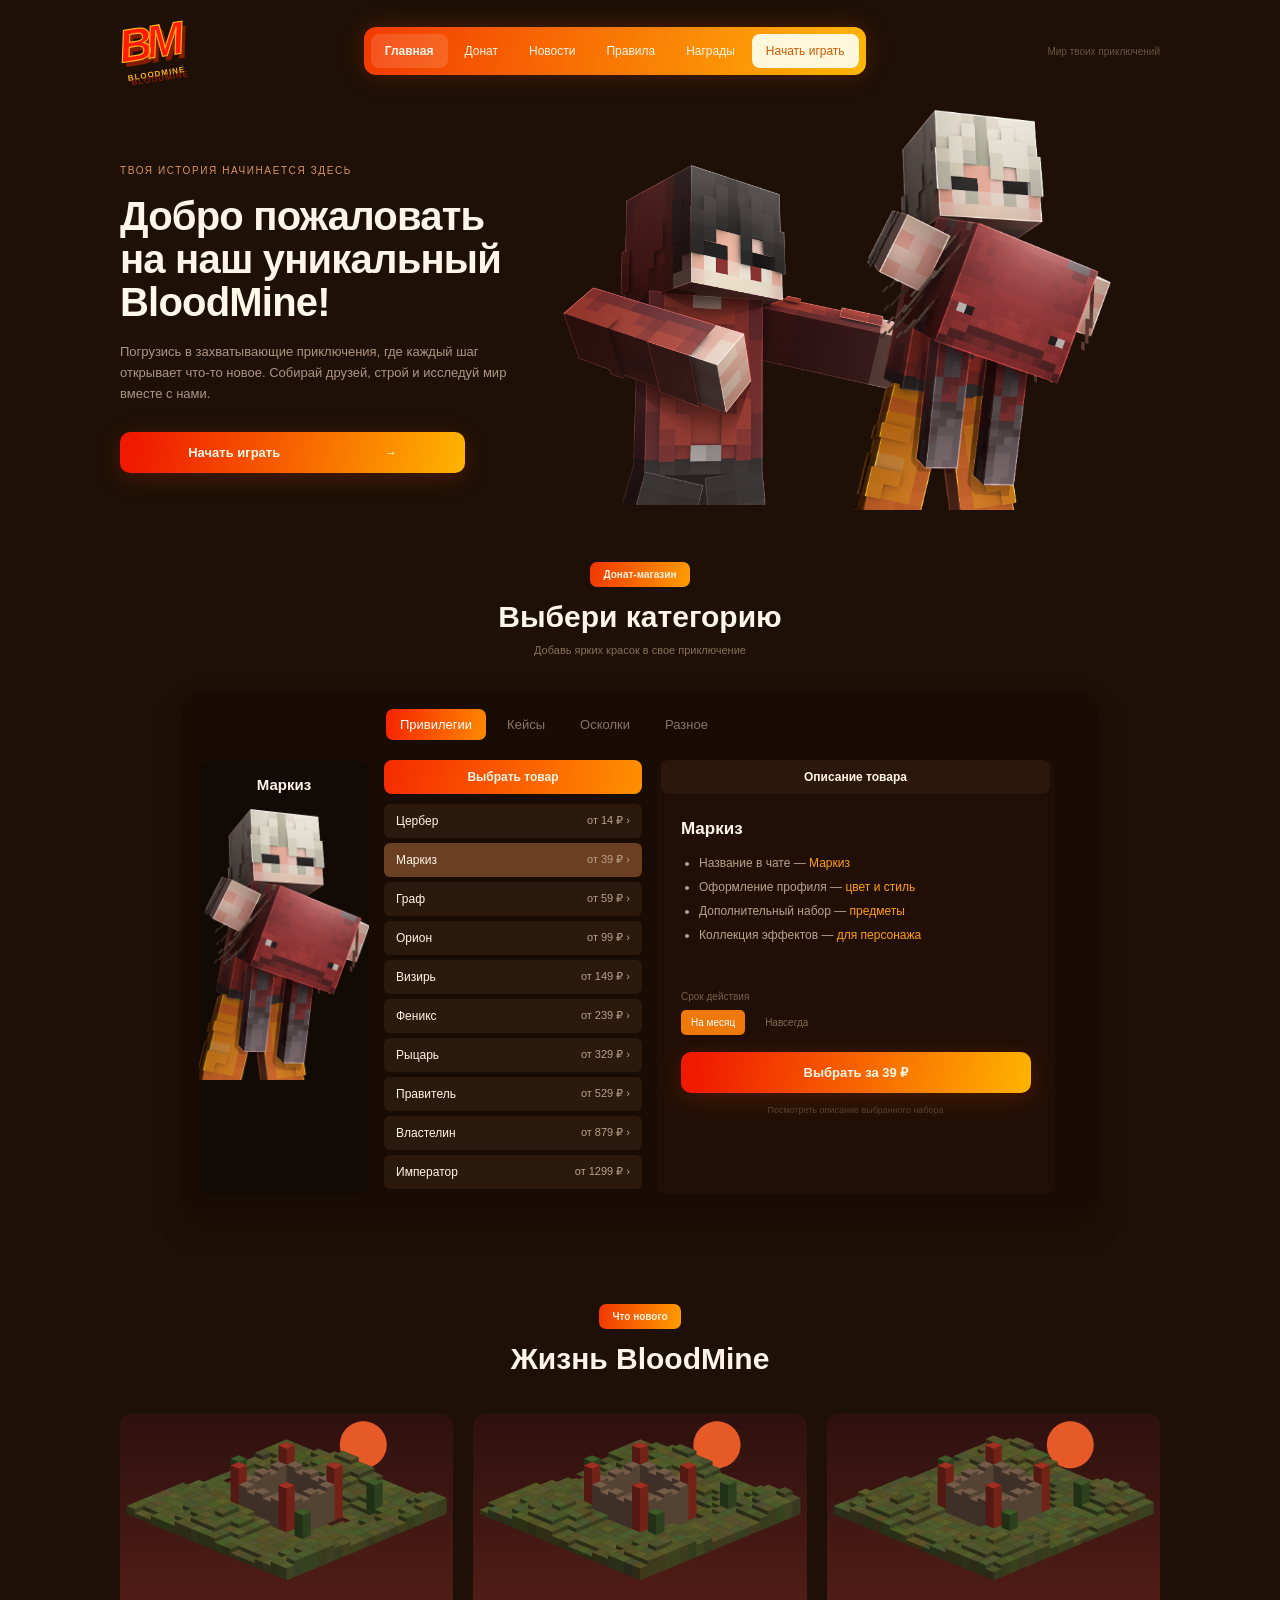
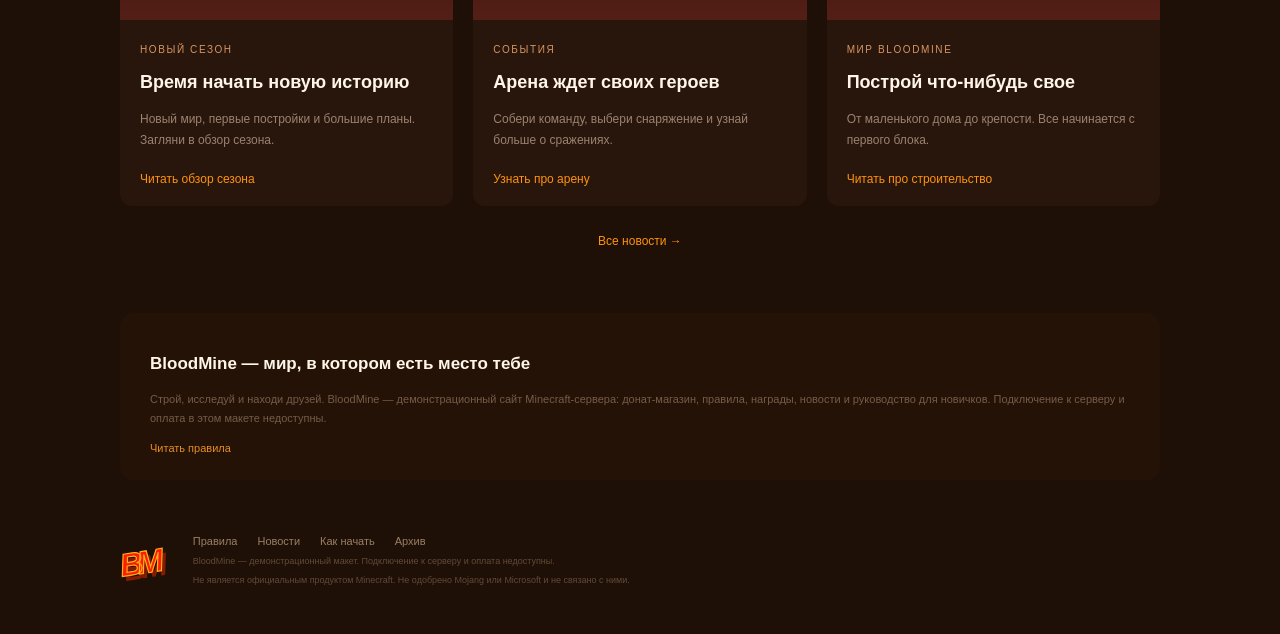
<file: index.html>
<!DOCTYPE html>
<html lang="ru">
<head>
    <meta charset="UTF-8">
    <meta name="viewport" content="width=device-width, initial-scale=1">

    <title>BloodMine — Minecraft сервер: донат, правила, награды и новости</title>
    <meta name="description" content="BloodMine — демонстрационный сайт Minecraft-сервера. Изучи донат-магазин, правила, награды, новости и узнай, как начать играть.">

    <link rel="canonical" href="https://altefol.github.io/bloodmine/">

    <meta property="og:type" content="website">
    <meta property="og:locale" content="ru_RU">
    <meta property="og:url" content="https://altefol.github.io/bloodmine/">
    <meta property="og:title" content="BloodMine — Minecraft сервер">
    <meta property="og:description" content="Донат, правила, награды, новости и руководство для новичков. Демонстрационный сайт BloodMine.">
    <meta property="og:image" content="https://altefol.github.io/bloodmine/assets/images/hero-secondary.png">

    <meta name="twitter:card" content="summary_large_image">

    <link rel="icon" href="assets/images/favicon.ico" sizes="any">

    <link rel="stylesheet" href="assets/css/components.css">
    <link rel="stylesheet" href="assets/css/styles.css">
</head>
<body>
    <a class="skip-link" href="#main">Перейти к содержимому</a>

    <div class="header wrap" role="banner">
        <a class="logo" href="index.html" aria-label="BloodMine — на главную страницу">BM<span>BLOODMINE</span></a>
        <div class="nav" role="navigation" aria-label="Основная навигация">
            <a href="index.html" aria-current="page">Главная</a><a href="index.html#shop">Донат</a><a href="news.html">Новости</a><a href="rules.html">Правила</a><a href="rewards.html">Награды</a>
            <a class="nav-light" href="how-to-play.html">Начать играть</a>
        </div>
        <div class="header-note">Мир твоих приключений</div>
    </div>

    <div id="main" role="main">
        <h1 class="visually-hidden">BloodMine — Minecraft сервер</h1>

        <div class="hero wrap">
            <div class="hero-copy">
                <span class="eyebrow">Твоя история начинается здесь</span><h2>Добро пожаловать<br>на наш уникальный<br><span>BloodMine!</span></h2>
                <p>Погрузись в захватывающие приключения, где каждый шаг открывает что-то новое. Собирай друзей, строй и исследуй мир вместе с нами.</p>
                <a class="orange hero-button" href="how-to-play.html">Начать играть <span aria-hidden="true">→</span></a>
            </div>
            <div class="hero-players"><img class="hero-back" src="assets/images/hero-secondary.png" alt="Фоновый игровой мир BloodMine" fetchpriority="high"><img class="hero-front" src="assets/images/player.png" alt="Персонаж Minecraft на главной странице BloodMine"></div>
        </div>

        <div class="shop-section wrap" id="shop">
            <div class="section-title"><span class="pill">Донат-магазин</span><h2>Выбери категорию</h2><p>Добавь ярких красок в свое приключение</p></div>
            <div class="store">
                <div class="tabs" role="tablist" aria-label="Категории донат-магазина"><div class="tab active" role="tab" aria-selected="true" tabindex="0" data-category="ranks">Привилегии</div><div class="tab" role="tab" aria-selected="false" tabindex="0" data-category="cases">Кейсы</div><div class="tab" role="tab" aria-selected="false" tabindex="0" data-category="shards">Осколки</div><div class="tab" role="tab" aria-selected="false" tabindex="0" data-category="other">Разное</div></div>
                <div class="store-body">
                    <div class="store-preview"><h4 id="preview-name">Маркиз</h4><img id="preview-image" src="assets/images/player.png" alt="Превью товара Маркиз"></div>
                    <div class="product-column"><div class="column-heading">Выбрать товар</div><div id="product-list" aria-live="polite"><p class="loading-state">Загрузка товаров…</p></div></div>
                    <div class="description-column"><div class="column-heading secondary">Описание товара</div><h4 id="product-name">Маркиз</h4><div id="product-description" aria-live="polite"></div><div class="term-label">Срок действия</div><div class="terms" role="group" aria-label="Срок действия товара"><span class="selected" role="button" tabindex="0" data-term="На месяц">На месяц</span><span role="button" tabindex="0" data-term="Навсегда">Навсегда</span></div><button id="choose-product" type="button" class="orange" data-select-product>Выбрать за 39 ₽</button><p class="fineprint">Посмотреть описание выбранного набора</p></div>
                </div>
            </div>
        </div>

        <div class="wrap news-section">
            <div class="section-title"><span class="pill">Что нового</span><h2>Жизнь BloodMine</h2></div><div class="news-grid">
                <div class="news-card"><img src="assets/images/season.png" alt="Обложка новости о новом сезоне BloodMine" loading="lazy"><div class="news-copy"><span class="eyebrow">Новый сезон</span><h4>Время начать новую историю</h4><p>Новый мир, первые постройки и большие планы. Загляни в обзор сезона.</p><a href="article.html#season-start">Читать обзор сезона</a></div></div>
                <div class="news-card"><img src="assets/images/arena.png" alt="Игровая арена BloodMine" loading="lazy"><div class="news-copy"><span class="eyebrow">События</span><h4>Арена ждет своих героев</h4><p>Собери команду, выбери снаряжение и узнай больше о сражениях.</p><a href="article.html#arena-heroes">Узнать про арену</a></div></div>
                <div class="news-card"><img src="assets/images/world.png" alt="Мир BloodMine для строительства и исследований" loading="lazy"><div class="news-copy"><span class="eyebrow">Мир BloodMine</span><h4>Построй что-нибудь свое</h4><p>От маленького дома до крепости. Все начинается с первого блока.</p><a href="article.html#build-your-world">Читать про строительство</a></div></div>
            </div><a class="text-link" href="news.html">Все новости →</a>
        </div>

        <div class="wrap about"><h4>BloodMine — мир, в котором есть место тебе</h4><p>Строй, исследуй и находи друзей. BloodMine — демонстрационный сайт Minecraft-сервера: донат-магазин, правила, награды, новости и руководство для новичков. Подключение к серверу и оплата в этом макете недоступны.</p><a href="rules.html">Читать правила</a></div>
    </div>

    <div class="footer wrap" role="contentinfo">
        <a class="logo small-logo" href="index.html" aria-label="BloodMine — на главную страницу">BM</a>
        <div>
            <div class="footer-links" role="navigation" aria-label="Дополнительная навигация"><a href="rules.html">Правила</a><a href="news.html">Новости</a><a href="how-to-play.html">Как начать</a><a href="archive.html">Архив</a></div>
            <p>BloodMine — демонстрационный макет. Подключение к серверу и оплата недоступны.</p>
            <p>Не является официальным продуктом Minecraft. Не одобрено Mojang или Microsoft и не связано с ними.</p>
        </div>
    </div>

    <div class="overlay" id="dialog" role="dialog" aria-modal="true" aria-labelledby="dialog-title">
        <div class="modal">
            <div class="modal-close" role="button" tabindex="0" aria-label="Закрыть окно" data-close-dialog>×</div>
            <div class="pill">BloodMine</div>
            <h2 id="dialog-title">Информация</h2>
            <p id="dialog-text"></p>
            <button type="button" class="orange" data-close-dialog>Понятно</button>
        </div>
    </div>

    <div class="toast" id="toast" role="status" aria-live="polite"></div>

    <script src="assets/js/catalog.js" defer></script>
    <script src="assets/js/widgets.js" defer></script>
    <script src="assets/js/app.js" defer></script>
    <script src="assets/js/effects.js" defer></script>
</body>
</html>
</file>
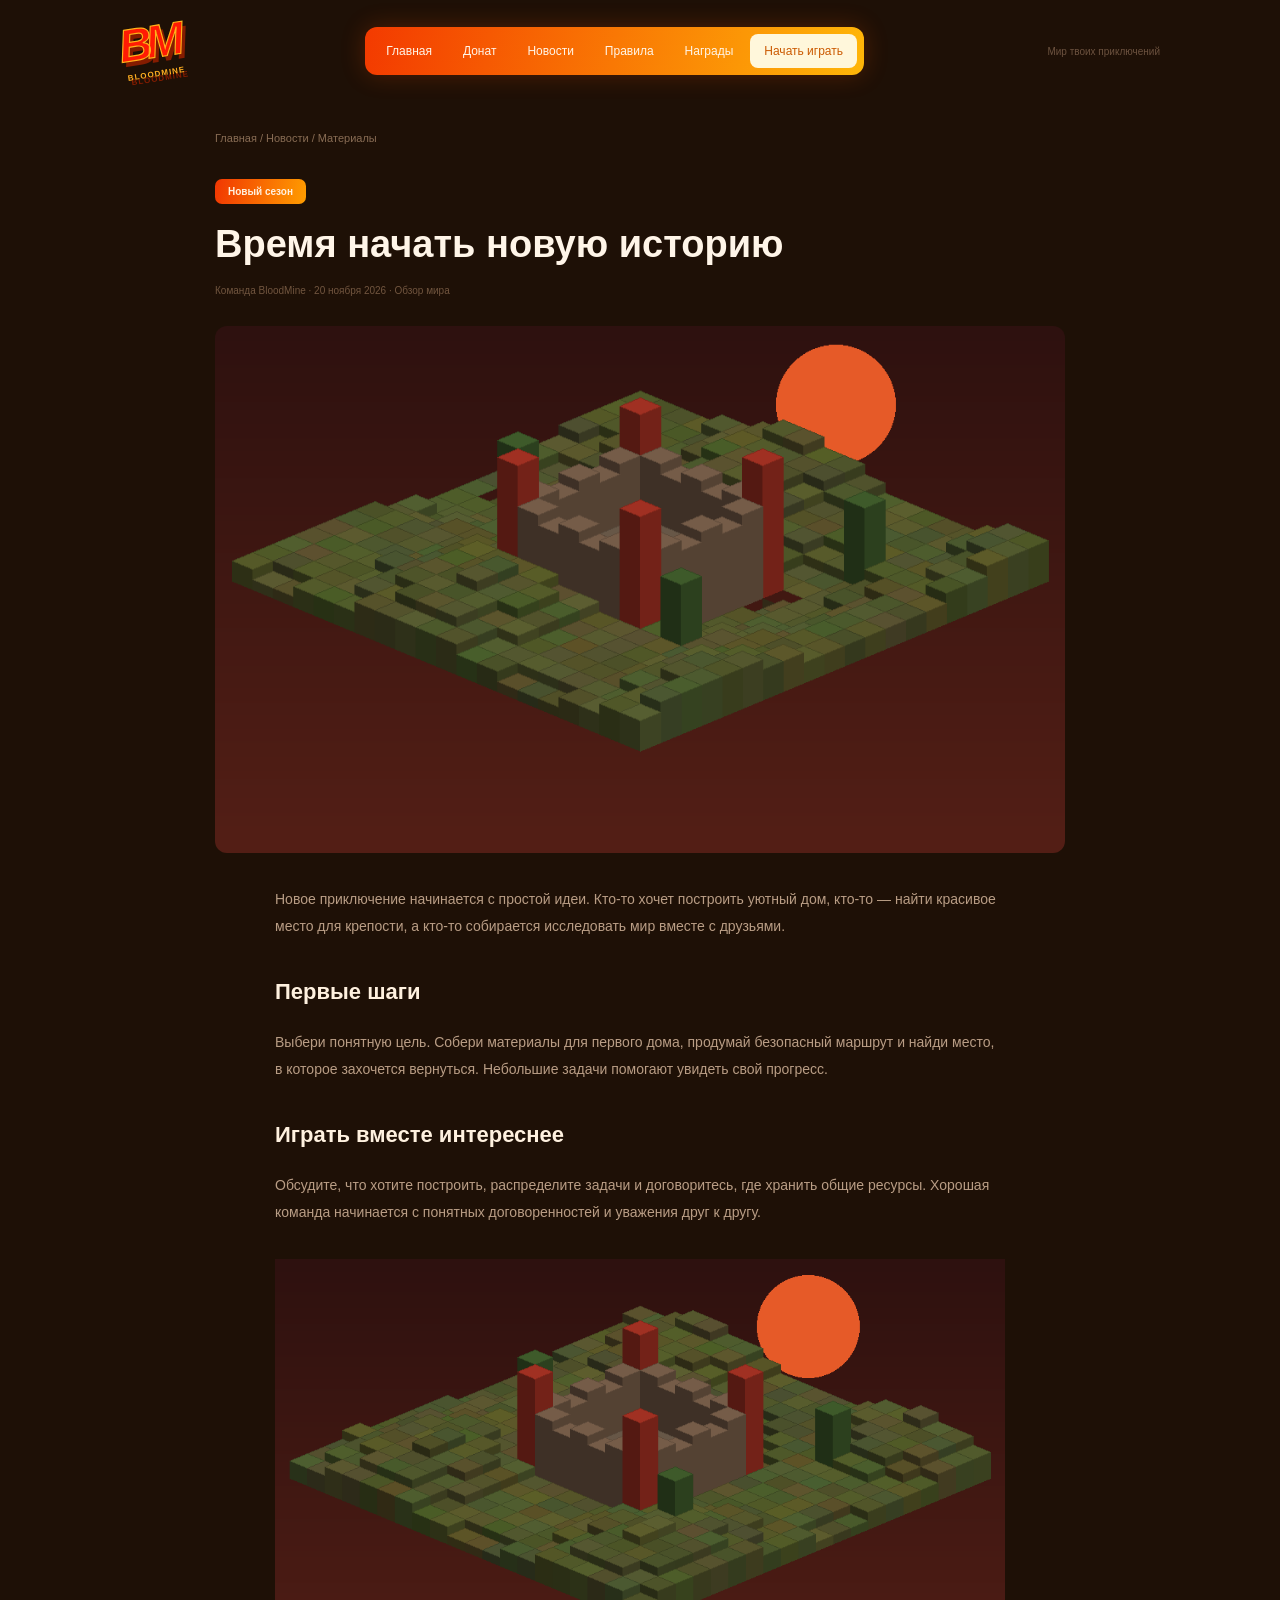
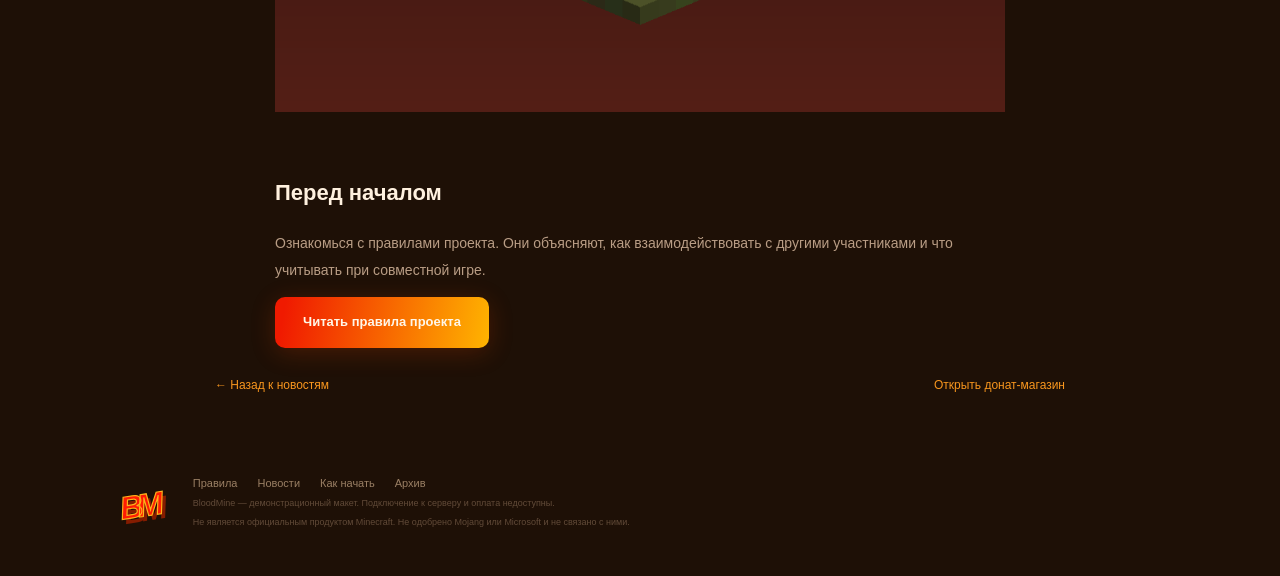
<file: article.html>
<!DOCTYPE html>
<html lang="ru">
<head>
    <meta charset="UTF-8">
    <meta name="viewport" content="width=device-width, initial-scale=1">

    <title>Обзоры BloodMine — новый сезон, арена и строительство</title>
    <meta name="description" content="Материалы BloodMine: обзор нового сезона, события на арене и гид по строительству мира. Демонстрационные статьи проекта.">

    <link rel="canonical" href="https://altefol.github.io/bloodmine/article.html">

    <meta property="og:type" content="article">
    <meta property="og:locale" content="ru_RU">
    <meta property="og:url" content="https://altefol.github.io/bloodmine/article.html">
    <meta property="og:title" content="Обзоры BloodMine">
    <meta property="og:description" content="Новый сезон, арена и строительство в мире BloodMine. Демонстрационные материалы проекта.">
    <meta property="og:image" content="https://altefol.github.io/bloodmine/assets/images/season.png">
    <meta property="article:section" content="Новости">

    <meta name="twitter:card" content="summary_large_image">

    <link rel="icon" href="assets/images/favicon.ico" sizes="any">

    <link rel="stylesheet" href="assets/css/components.css">
    <link rel="stylesheet" href="assets/css/styles.css">
</head>
<body>
    <a class="skip-link" href="#main">Перейти к содержимому</a>

    <div class="header wrap" role="banner">
        <a class="logo" href="index.html" aria-label="BloodMine — на главную страницу">BM<span>BLOODMINE</span></a>
        <div class="nav" role="navigation" aria-label="Основная навигация">
            <a href="index.html">Главная</a><a href="index.html#shop">Донат</a><a href="news.html">Новости</a><a href="rules.html">Правила</a><a href="rewards.html">Награды</a>
            <a class="nav-light" href="how-to-play.html">Начать играть</a>
        </div>
        <div class="header-note">Мир твоих приключений</div>
    </div>

    <div id="main" class="wrap article-page" role="main">
        <h1 class="visually-hidden">Материалы BloodMine</h1>

        <div class="breadcrumbs" role="navigation" aria-label="Хлебные крошки"><a href="index.html">Главная</a> / <a href="news.html">Новости</a> / <span aria-current="page">Материалы</span></div>

        <article id="arena-heroes" class="news-article">
            <span class="pill">События</span><h2>Арена ждет своих героев</h2>
            <p class="article-meta">Команда BloodMine · <time datetime="2026-11-16">16 ноября 2026</time> · Сражения</p>
            <img src="assets/images/arena.png" alt="Игровая арена BloodMine" loading="lazy">
            <div class="article-body">
                <p>Арена — это место, где игроки проверяют свою подготовку, тактику и умение работать в команде. Перед участием важно понять правила сражений, выбрать снаряжение и договориться с союзниками.</p>
                <h4>Как подготовиться</h4>
                <ul><li>Проверь снаряжение и запас ресурсов.</li><li>Обсуди роль в команде.</li><li>Изучи правила арены.</li><li>Не используй запрещённые модификации клиента.</li></ul>
                <a href="rules.html">Правила честной игры</a>
            </div>
        </article>

        <article id="build-your-world" class="news-article">
            <span class="pill">Мир BloodMine</span><h2>Построй что-нибудь свое</h2>
            <p class="article-meta">Команда BloodMine · <time datetime="2026-11-10">10 ноября 2026</time> · Строительство</p>
            <img src="assets/images/world.png" alt="Мир BloodMine для строительства и исследований" loading="lazy">
            <div class="article-body">
                <p>Любая большая постройка начинается с маленького блока. Сначала можно сделать простой дом, затем склад, дорогу, ферму или небольшую крепость. Главное — двигаться маленькими шагами и не бояться экспериментировать.</p>
                <h4>Идеи для старта</h4>
                <ul><li>Уютный дом у воды.</li><li>Маленькая ферма рядом с базой.</li><li>Смотровая площадка на холме.</li><li>Общая крепость для команды.</li></ul>
                <a href="rewards.html">Посмотреть награды за строительство</a>
            </div>
        </article>

        <article id="season-start" class="news-article is-default">
            <span class="pill">Новый сезон</span><h2>Время начать новую историю</h2>
            <p class="article-meta">Команда BloodMine · <time datetime="2026-11-20">20 ноября 2026</time> · Обзор мира</p>
            <img class="article-cover" src="assets/images/season.png" alt="Обложка обзора нового сезона BloodMine" fetchpriority="high">
            <div class="article-body">
                <p>Новое приключение начинается с простой идеи. Кто-то хочет построить уютный дом, кто-то — найти красивое место для крепости, а кто-то собирается исследовать мир вместе с друзьями.</p>
                <h4>Первые шаги</h4>
                <p>Выбери понятную цель. Собери материалы для первого дома, продумай безопасный маршрут и найди место, в которое захочется вернуться. Небольшие задачи помогают увидеть свой прогресс.</p>
                <h4>Играть вместе интереснее</h4>
                <p>Обсудите, что хотите построить, распределите задачи и договоритесь, где хранить общие ресурсы. Хорошая команда начинается с понятных договоренностей и уважения друг к другу.</p>
                <img src="assets/images/world.png" alt="Пример мира BloodMine для строительства и исследований" loading="lazy">
                <h4>Перед началом</h4>
                <p>Ознакомься с правилами проекта. Они объясняют, как взаимодействовать с другими участниками и что учитывать при совместной игре.</p>
                <a class="orange" href="rules.html">Читать правила проекта</a>
            </div>
        </article>

        <div class="article-bottom"><a href="news.html">← Назад к новостям</a><a href="index.html#shop">Открыть донат-магазин</a></div>
    </div>

    <div class="footer wrap" role="contentinfo">
        <a class="logo small-logo" href="index.html" aria-label="BloodMine — на главную страницу">BM</a>
        <div>
            <div class="footer-links" role="navigation" aria-label="Дополнительная навигация"><a href="rules.html">Правила</a><a href="news.html">Новости</a><a href="how-to-play.html">Как начать</a><a href="archive.html">Архив</a></div>
            <p>BloodMine — демонстрационный макет. Подключение к серверу и оплата недоступны.</p>
            <p>Не является официальным продуктом Minecraft. Не одобрено Mojang или Microsoft и не связано с ними.</p>
        </div>
    </div>

    <div class="overlay" id="dialog" role="dialog" aria-modal="true" aria-labelledby="dialog-title">
        <div class="modal">
            <div class="modal-close" role="button" tabindex="0" aria-label="Закрыть окно" data-close-dialog>×</div>
            <div class="pill">BloodMine</div>
            <h2 id="dialog-title">Информация</h2>
            <p id="dialog-text"></p>
            <button type="button" class="orange" data-close-dialog>Понятно</button>
        </div>
    </div>

    <div class="toast" id="toast" role="status" aria-live="polite"></div>

    <script src="assets/js/app.js" defer></script>
    <script src="assets/js/effects.js" defer></script>
</body>
</html>
</file>
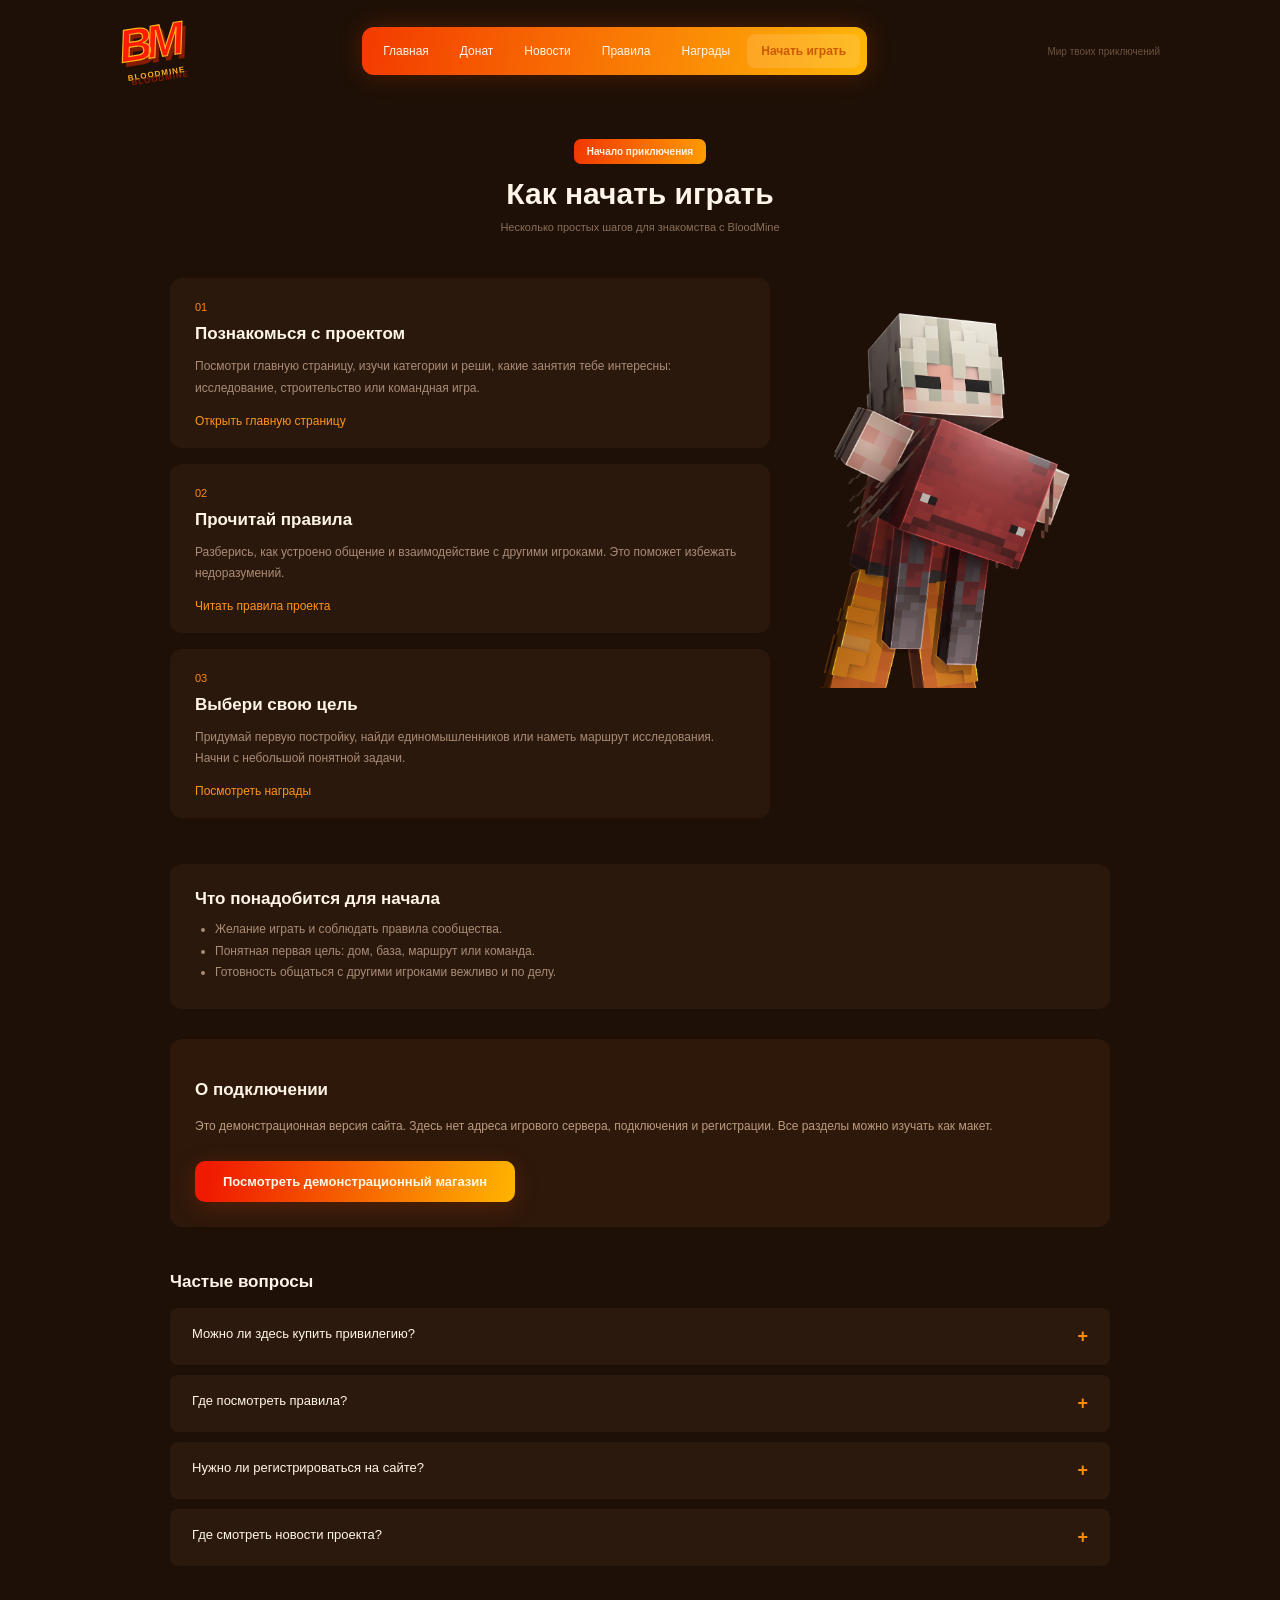
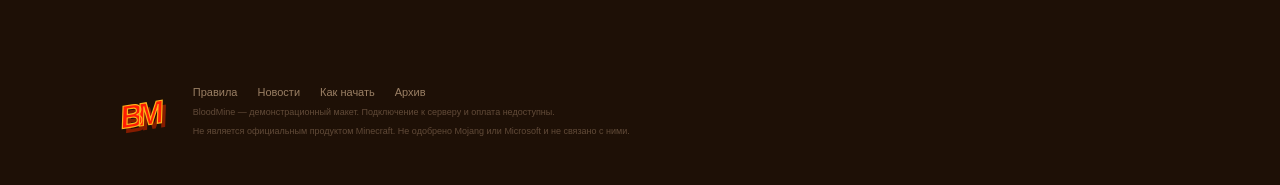
<file: how-to-play.html>
<!DOCTYPE html>
<html lang="ru">
<head>
    <meta charset="UTF-8">
    <meta name="viewport" content="width=device-width, initial-scale=1">

    <title>Как начать играть на BloodMine — руководство для новичков</title>
    <meta name="description" content="Пошаговое руководство BloodMine для новичков: знакомство с проектом, правила, первая цель, советы по строительству и командной игре.">

    <link rel="canonical" href="https://altefol.github.io/bloodmine/how-to-play.html">

    <meta property="og:type" content="website">
    <meta property="og:locale" content="ru_RU">
    <meta property="og:url" content="https://altefol.github.io/bloodmine/how-to-play.html">
    <meta property="og:title" content="Как начать играть на BloodMine">
    <meta property="og:description" content="Простое руководство для новичков демонстрационного Minecraft-сервера BloodMine.">
    <meta property="og:image" content="https://altefol.github.io/bloodmine/assets/images/player.png">

    <meta name="twitter:card" content="summary_large_image">

    <link rel="icon" href="assets/images/favicon.ico" sizes="any">

    <link rel="stylesheet" href="assets/css/components.css">
    <link rel="stylesheet" href="assets/css/styles.css">
</head>
<body>
    <a class="skip-link" href="#main">Перейти к содержимому</a>

    <div class="header wrap" role="banner">
        <a class="logo" href="index.html" aria-label="BloodMine — на главную страницу">BM<span>BLOODMINE</span></a>
        <div class="nav" role="navigation" aria-label="Основная навигация">
            <a href="index.html">Главная</a><a href="index.html#shop">Донат</a><a href="news.html">Новости</a><a href="rules.html">Правила</a><a href="rewards.html">Награды</a>
            <a class="nav-light" href="how-to-play.html" aria-current="page">Начать играть</a>
        </div>
        <div class="header-note">Мир твоих приключений</div>
    </div>

    <div id="main" class="wrap inner-page" role="main">
        <h1 class="visually-hidden">Как начать играть на BloodMine</h1>

        <div class="section-title"><span class="pill">Начало приключения</span><h2>Как начать играть</h2><p>Несколько простых шагов для знакомства с BloodMine</p></div>
        <div class="guide-layout"><div class="guide-steps"><div class="guide-step"><span>01</span><h4>Познакомься с проектом</h4><p>Посмотри главную страницу, изучи категории и реши, какие занятия тебе интересны: исследование, строительство или командная игра.</p><a href="index.html">Открыть главную страницу</a></div><div class="guide-step"><span>02</span><h4>Прочитай правила</h4><p>Разберись, как устроено общение и взаимодействие с другими игроками. Это поможет избежать недоразумений.</p><a href="rules.html">Читать правила проекта</a></div><div class="guide-step"><span>03</span><h4>Выбери свою цель</h4><p>Придумай первую постройку, найди единомышленников или наметь маршрут исследования. Начни с небольшой понятной задачи.</p><a href="rewards.html">Посмотреть награды</a></div></div><img class="guide-player" src="assets/images/player.png" alt="Игрок Minecraft на странице руководства BloodMine" width="250" height="375"></div>

        <div class="guide-checklist"><h4>Что понадобится для начала</h4><ul><li>Желание играть и соблюдать правила сообщества.</li><li>Понятная первая цель: дом, база, маршрут или команда.</li><li>Готовность общаться с другими игроками вежливо и по делу.</li></ul></div>

        <div class="guide-note"><h4>О подключении</h4><p>Это демонстрационная версия сайта. Здесь нет адреса игрового сервера, подключения и регистрации. Все разделы можно изучать как макет.</p><a class="orange" href="index.html#shop">Посмотреть демонстрационный магазин</a></div>

        <div class="faq">
            <h4>Частые вопросы</h4>
            <div class="rule"><div class="rule-heading" role="button" tabindex="0" aria-expanded="false" data-toggle-rule>Можно ли здесь купить привилегию?<b aria-hidden="true">+</b></div><div class="rule-content">Нет. Каталог показывает пример выбора товара. Платежи и выдача игровых предметов не подключены.</div></div>
            <div class="rule"><div class="rule-heading" role="button" tabindex="0" aria-expanded="false" data-toggle-rule>Где посмотреть правила?<b aria-hidden="true">+</b></div><div class="rule-content">Открой раздел «Правила» в верхнем меню. Каждый пункт можно раскрыть отдельно.</div></div>
            <div class="rule"><div class="rule-heading" role="button" tabindex="0" aria-expanded="false" data-toggle-rule>Нужно ли регистрироваться на сайте?<b aria-hidden="true">+</b></div><div class="rule-content">Нет. Это демонстрационный макет. Регистрация и подключение к серверу отключены.</div></div>
            <div class="rule"><div class="rule-heading" role="button" tabindex="0" aria-expanded="false" data-toggle-rule>Где смотреть новости проекта?<b aria-hidden="true">+</b></div><div class="rule-content">Открой раздел «Новости» в верхнем или нижнем меню сайта.</div></div>
        </div>
    </div>

    <div class="footer wrap" role="contentinfo">
        <a class="logo small-logo" href="index.html" aria-label="BloodMine — на главную страницу">BM</a>
        <div>
            <div class="footer-links" role="navigation" aria-label="Дополнительная навигация"><a href="rules.html">Правила</a><a href="news.html">Новости</a><a href="how-to-play.html">Как начать</a><a href="archive.html">Архив</a></div>
            <p>BloodMine — демонстрационный макет. Подключение к серверу и оплата недоступны.</p>
            <p>Не является официальным продуктом Minecraft. Не одобрено Mojang или Microsoft и не связано с ними.</p>
        </div>
    </div>

    <div class="overlay" id="dialog" role="dialog" aria-modal="true" aria-labelledby="dialog-title">
        <div class="modal">
            <div class="modal-close" role="button" tabindex="0" aria-label="Закрыть окно" data-close-dialog>×</div>
            <div class="pill">BloodMine</div>
            <h2 id="dialog-title">Информация</h2>
            <p id="dialog-text"></p>
            <button type="button" class="orange" data-close-dialog>Понятно</button>
        </div>
    </div>

    <div class="toast" id="toast" role="status" aria-live="polite"></div>

    <script src="assets/js/app.js" defer></script>
    <script src="assets/js/effects.js" defer></script>
</body>
</html>
</file>
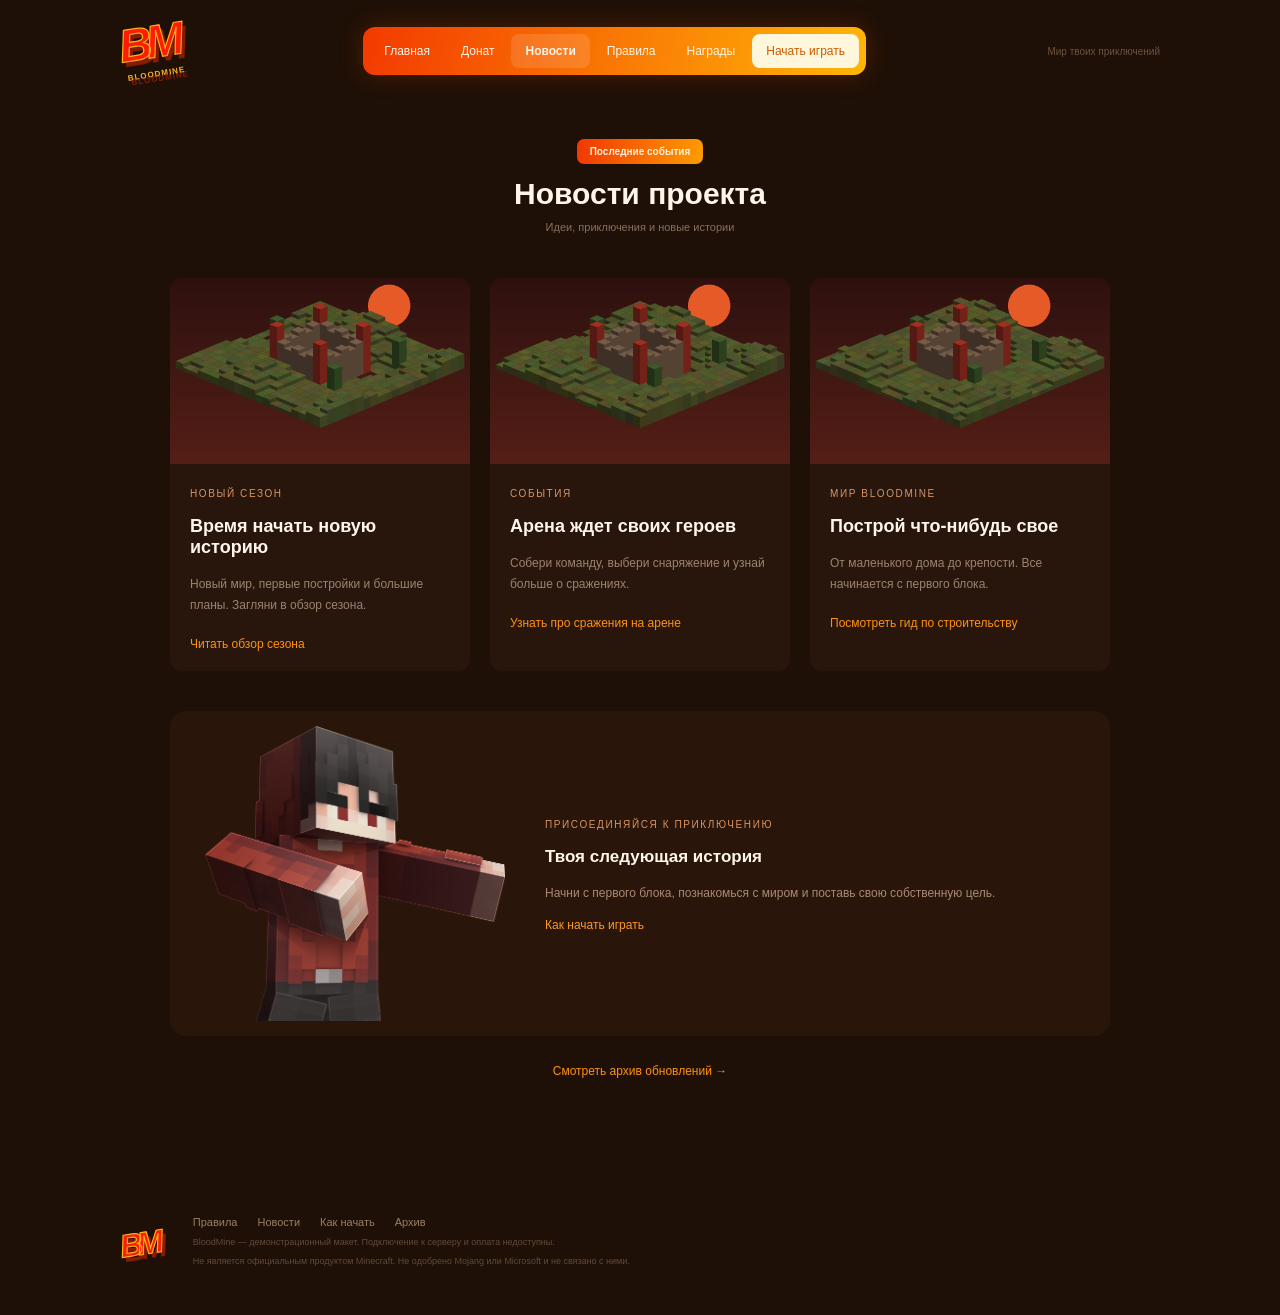
<file: news.html>
<!DOCTYPE html>
<html lang="ru">
<head>
    <meta charset="UTF-8">
    <meta name="viewport" content="width=device-width, initial-scale=1">

    <title>Новости BloodMine — обновления проекта и события сервера</title>
    <meta name="description" content="Последние новости BloodMine: новый сезон, события на арене, обновления мира и материалы для новичков. Демонстрационная версия сайта.">

    <link rel="canonical" href="https://altefol.github.io/bloodmine/news.html">

    <meta property="og:type" content="website">
    <meta property="og:locale" content="ru_RU">
    <meta property="og:url" content="https://altefol.github.io/bloodmine/news.html">
    <meta property="og:title" content="Новости BloodMine">
    <meta property="og:description" content="Обновления проекта, сезонные события и новые истории BloodMine.">
    <meta property="og:image" content="https://altefol.github.io/bloodmine/assets/images/hero-secondary.png">

    <meta name="twitter:card" content="summary_large_image">

    <link rel="icon" href="assets/images/favicon.ico" sizes="any">

    <link rel="stylesheet" href="assets/css/components.css">
    <link rel="stylesheet" href="assets/css/styles.css">
</head>
<body>
    <a class="skip-link" href="#main">Перейти к содержимому</a>

    <div class="header wrap" role="banner">
        <a class="logo" href="index.html" aria-label="BloodMine — на главную страницу">BM<span>BLOODMINE</span></a>
        <div class="nav" role="navigation" aria-label="Основная навигация">
            <a href="index.html">Главная</a><a href="index.html#shop">Донат</a><a href="news.html" aria-current="page">Новости</a><a href="rules.html">Правила</a><a href="rewards.html">Награды</a>
            <a class="nav-light" href="how-to-play.html">Начать играть</a>
        </div>
        <div class="header-note">Мир твоих приключений</div>
    </div>

    <div id="main" class="wrap inner-page" role="main">
        <h1 class="visually-hidden">Новости BloodMine</h1>

        <div class="section-title"><span class="pill">Последние события</span><h2>Новости проекта</h2><p>Идеи, приключения и новые истории</p></div>
        <div class="news-grid">
            <div class="news-card"><img src="assets/images/season.png" alt="Обложка новости о новом сезоне BloodMine" fetchpriority="high"><div class="news-copy"><span class="eyebrow">Новый сезон</span><h4>Время начать новую историю</h4><p>Новый мир, первые постройки и большие планы. Загляни в обзор сезона.</p><a href="article.html#season-start">Читать обзор сезона</a></div></div>
            <div class="news-card"><img src="assets/images/arena.png" alt="Игровая арена BloodMine" loading="lazy"><div class="news-copy"><span class="eyebrow">События</span><h4>Арена ждет своих героев</h4><p>Собери команду, выбери снаряжение и узнай больше о сражениях.</p><a href="article.html#arena-heroes">Узнать про сражения на арене</a></div></div>
            <div class="news-card"><img src="assets/images/world.png" alt="Мир BloodMine для строительства и исследований" loading="lazy"><div class="news-copy"><span class="eyebrow">Мир BloodMine</span><h4>Построй что-нибудь свое</h4><p>От маленького дома до крепости. Все начинается с первого блока.</p><a href="article.html#build-your-world">Посмотреть гид по строительству</a></div></div>
        </div>
        <div class="news-wide"><img src="assets/images/hero-secondary.png" alt="Игровой мир BloodMine" loading="lazy"><div><span class="eyebrow">Присоединяйся к приключению</span><h4>Твоя следующая история</h4><p>Начни с первого блока, познакомься с миром и поставь свою собственную цель.</p><a href="how-to-play.html">Как начать играть</a></div></div>
        <a class="text-link" href="archive.html">Смотреть архив обновлений →</a>
    </div>

    <div class="footer wrap" role="contentinfo">
        <a class="logo small-logo" href="index.html" aria-label="BloodMine — на главную страницу">BM</a>
        <div>
            <div class="footer-links" role="navigation" aria-label="Дополнительная навигация"><a href="rules.html">Правила</a><a href="news.html">Новости</a><a href="how-to-play.html">Как начать</a><a href="archive.html">Архив</a></div>
            <p>BloodMine — демонстрационный макет. Подключение к серверу и оплата недоступны.</p>
            <p>Не является официальным продуктом Minecraft. Не одобрено Mojang или Microsoft и не связано с ними.</p>
        </div>
    </div>

    <div class="overlay" id="dialog" role="dialog" aria-modal="true" aria-labelledby="dialog-title">
        <div class="modal">
            <div class="modal-close" role="button" tabindex="0" aria-label="Закрыть окно" data-close-dialog>×</div>
            <div class="pill">BloodMine</div>
            <h2 id="dialog-title">Информация</h2>
            <p id="dialog-text"></p>
            <button type="button" class="orange" data-close-dialog>Понятно</button>
        </div>
    </div>

    <div class="toast" id="toast" role="status" aria-live="polite"></div>

    <script src="assets/js/app.js" defer></script>
    <script src="assets/js/effects.js" defer></script>
</body>
</html>
</file>
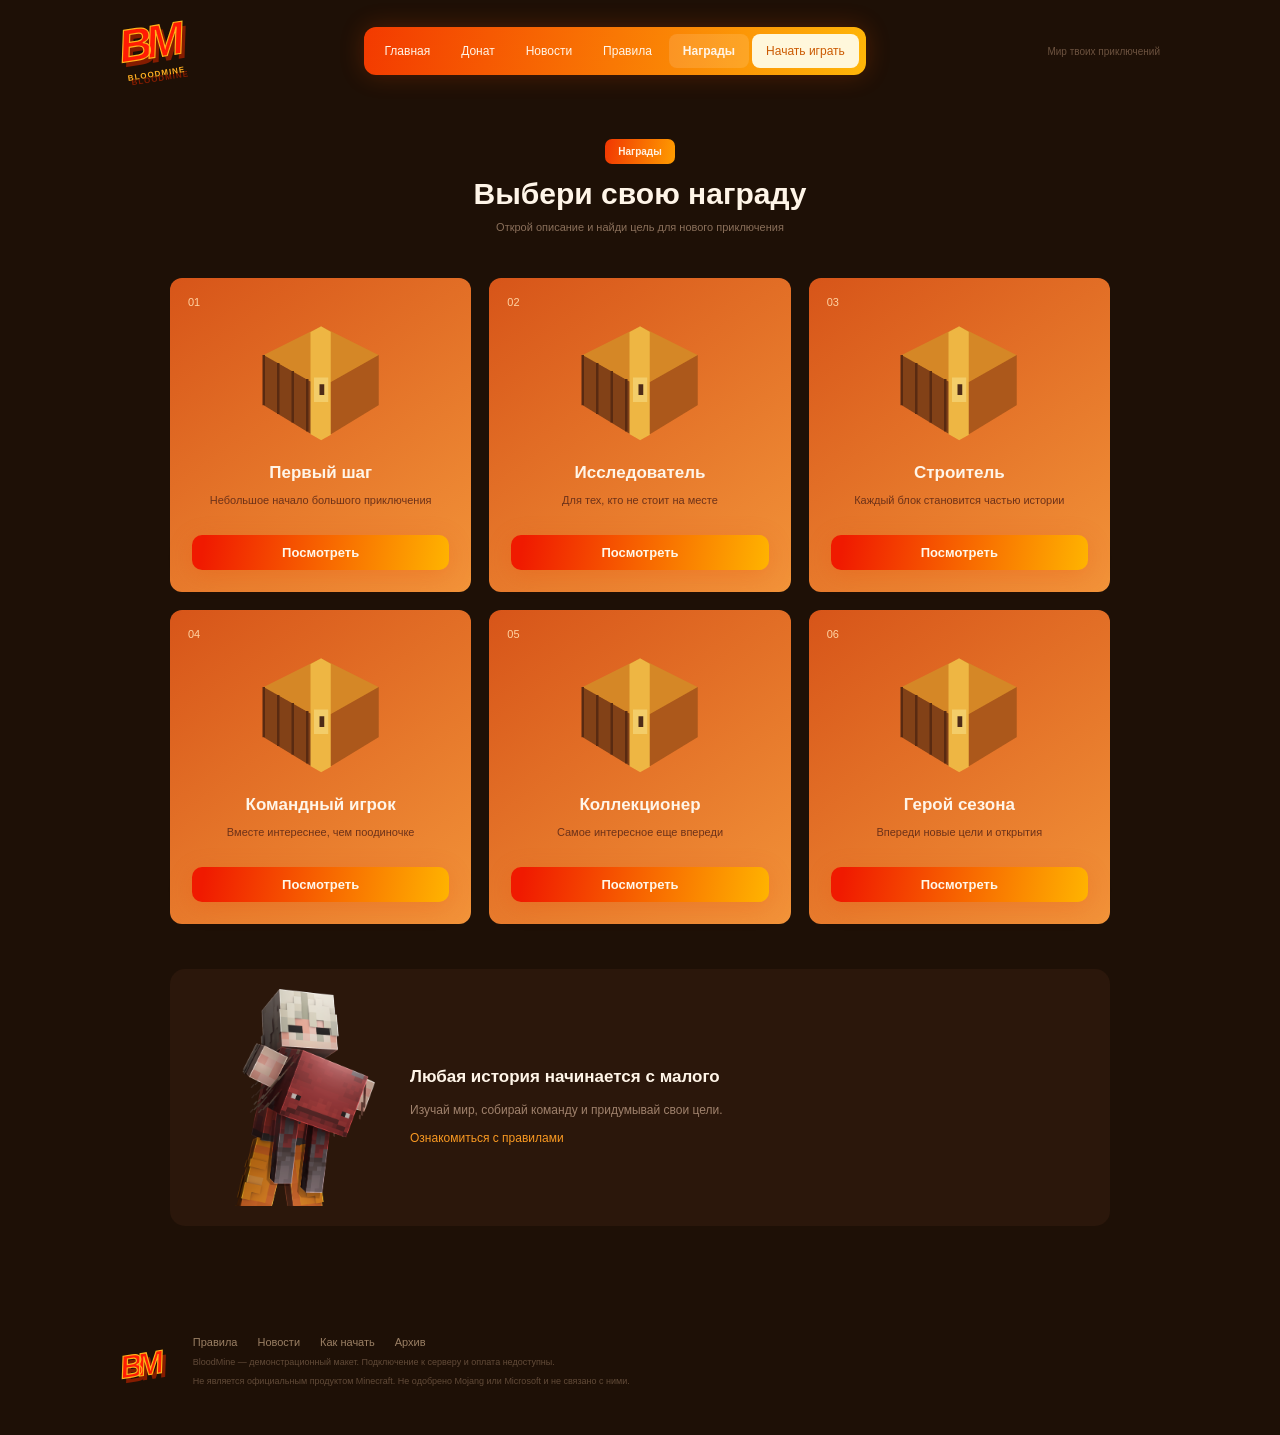
<file: rewards.html>
<!DOCTYPE html>
<html lang="ru">
<head>
    <meta charset="UTF-8">
    <meta name="viewport" content="width=device-width, initial-scale=1">

    <title>Награды BloodMine — достижения и игровые цели</title>
    <meta name="description" content="Система наград BloodMine: достижения за исследование, строительство, командную игру и участие в событиях. Демонстрационный проект.">

    <link rel="canonical" href="https://altefol.github.io/bloodmine/rewards.html">

    <meta property="og:type" content="website">
    <meta property="og:locale" content="ru_RU">
    <meta property="og:url" content="https://altefol.github.io/bloodmine/rewards.html">
    <meta property="og:title" content="Награды BloodMine">
    <meta property="og:description" content="Открой список достижений BloodMine и выбери цель для нового приключения.">
    <meta property="og:image" content="https://altefol.github.io/bloodmine/assets/images/chest.png">

    <meta name="twitter:card" content="summary_large_image">

    <link rel="icon" href="assets/images/favicon.ico" sizes="any">

    <link rel="stylesheet" href="assets/css/components.css">
    <link rel="stylesheet" href="assets/css/styles.css">
</head>
<body>
    <a class="skip-link" href="#main">Перейти к содержимому</a>

    <div class="header wrap" role="banner">
        <a class="logo" href="index.html" aria-label="BloodMine — на главную страницу">BM<span>BLOODMINE</span></a>
        <div class="nav" role="navigation" aria-label="Основная навигация">
            <a href="index.html">Главная</a><a href="index.html#shop">Донат</a><a href="news.html">Новости</a><a href="rules.html">Правила</a><a href="rewards.html" aria-current="page">Награды</a>
            <a class="nav-light" href="how-to-play.html">Начать играть</a>
        </div>
        <div class="header-note">Мир твоих приключений</div>
    </div>

    <div id="main" class="wrap inner-page" role="main">
        <h1 class="visually-hidden">Награды BloodMine</h1>

        <div class="section-title"><span class="pill">Награды</span><h2>Выбери свою награду</h2><p>Открой описание и найди цель для нового приключения</p></div>
        <div class="rewards-grid">
            <div class="reward-card"><span class="reward-number">01</span><img src="assets/images/chest.png" alt="Иконка награды Первый шаг"><h4>Первый шаг</h4><p>Небольшое начало большого приключения</p><button type="button" class="orange" data-reward="Первый шаг" aria-haspopup="dialog">Посмотреть</button></div>
            <div class="reward-card"><span class="reward-number">02</span><img src="assets/images/chest.png" alt="Иконка награды Исследователь" loading="lazy"><h4>Исследователь</h4><p>Для тех, кто не стоит на месте</p><button type="button" class="orange" data-reward="Исследователь" aria-haspopup="dialog">Посмотреть</button></div>
            <div class="reward-card"><span class="reward-number">03</span><img src="assets/images/chest.png" alt="Иконка награды Строитель" loading="lazy"><h4>Строитель</h4><p>Каждый блок становится частью истории</p><button type="button" class="orange" data-reward="Строитель" aria-haspopup="dialog">Посмотреть</button></div>
            <div class="reward-card"><span class="reward-number">04</span><img src="assets/images/chest.png" alt="Иконка награды Командный игрок" loading="lazy"><h4>Командный игрок</h4><p>Вместе интереснее, чем поодиночке</p><button type="button" class="orange" data-reward="Командный игрок" aria-haspopup="dialog">Посмотреть</button></div>
            <div class="reward-card"><span class="reward-number">05</span><img src="assets/images/chest.png" alt="Иконка награды Коллекционер" loading="lazy"><h4>Коллекционер</h4><p>Самое интересное еще впереди</p><button type="button" class="orange" data-reward="Коллекционер" aria-haspopup="dialog">Посмотреть</button></div>
            <div class="reward-card"><span class="reward-number">06</span><img src="assets/images/chest.png" alt="Иконка награды Герой сезона" loading="lazy"><h4>Герой сезона</h4><p>Впереди новые цели и открытия</p><button type="button" class="orange" data-reward="Герой сезона" aria-haspopup="dialog">Посмотреть</button></div>
        </div>

        <noscript><p style="color:#a58b76;font-size:12px;margin-top:16px;">Для просмотра подробных описаний наград включите JavaScript.</p></noscript>

        <div class="reward-banner"><img src="assets/images/player.png" alt="Игрок Minecraft в разделе наград BloodMine" loading="lazy"><div><h4>Любая история начинается с малого</h4><p>Изучай мир, собирай команду и придумывай свои цели.</p><a href="rules.html">Ознакомиться с правилами</a></div></div>
    </div>

    <div class="footer wrap" role="contentinfo">
        <a class="logo small-logo" href="index.html" aria-label="BloodMine — на главную страницу">BM</a>
        <div>
            <div class="footer-links" role="navigation" aria-label="Дополнительная навигация"><a href="rules.html">Правила</a><a href="news.html">Новости</a><a href="how-to-play.html">Как начать</a><a href="archive.html">Архив</a></div>
            <p>BloodMine — демонстрационный макет. Подключение к серверу и оплата недоступны.</p>
            <p>Не является официальным продуктом Minecraft. Не одобрено Mojang или Microsoft и не связано с ними.</p>
        </div>
    </div>

    <div class="overlay" id="dialog" role="dialog" aria-modal="true" aria-labelledby="dialog-title">
        <div class="modal">
            <div class="modal-close" role="button" tabindex="0" aria-label="Закрыть окно" data-close-dialog>×</div>
            <div class="pill">BloodMine</div>
            <h2 id="dialog-title">Информация</h2>
            <p id="dialog-text"></p>
            <button type="button" class="orange" data-close-dialog>Понятно</button>
        </div>
    </div>

    <div class="toast" id="toast" role="status" aria-live="polite"></div>

    <script src="assets/js/app.js" defer></script>
    <script src="assets/js/effects.js" defer></script>
</body>
</html>
</file>
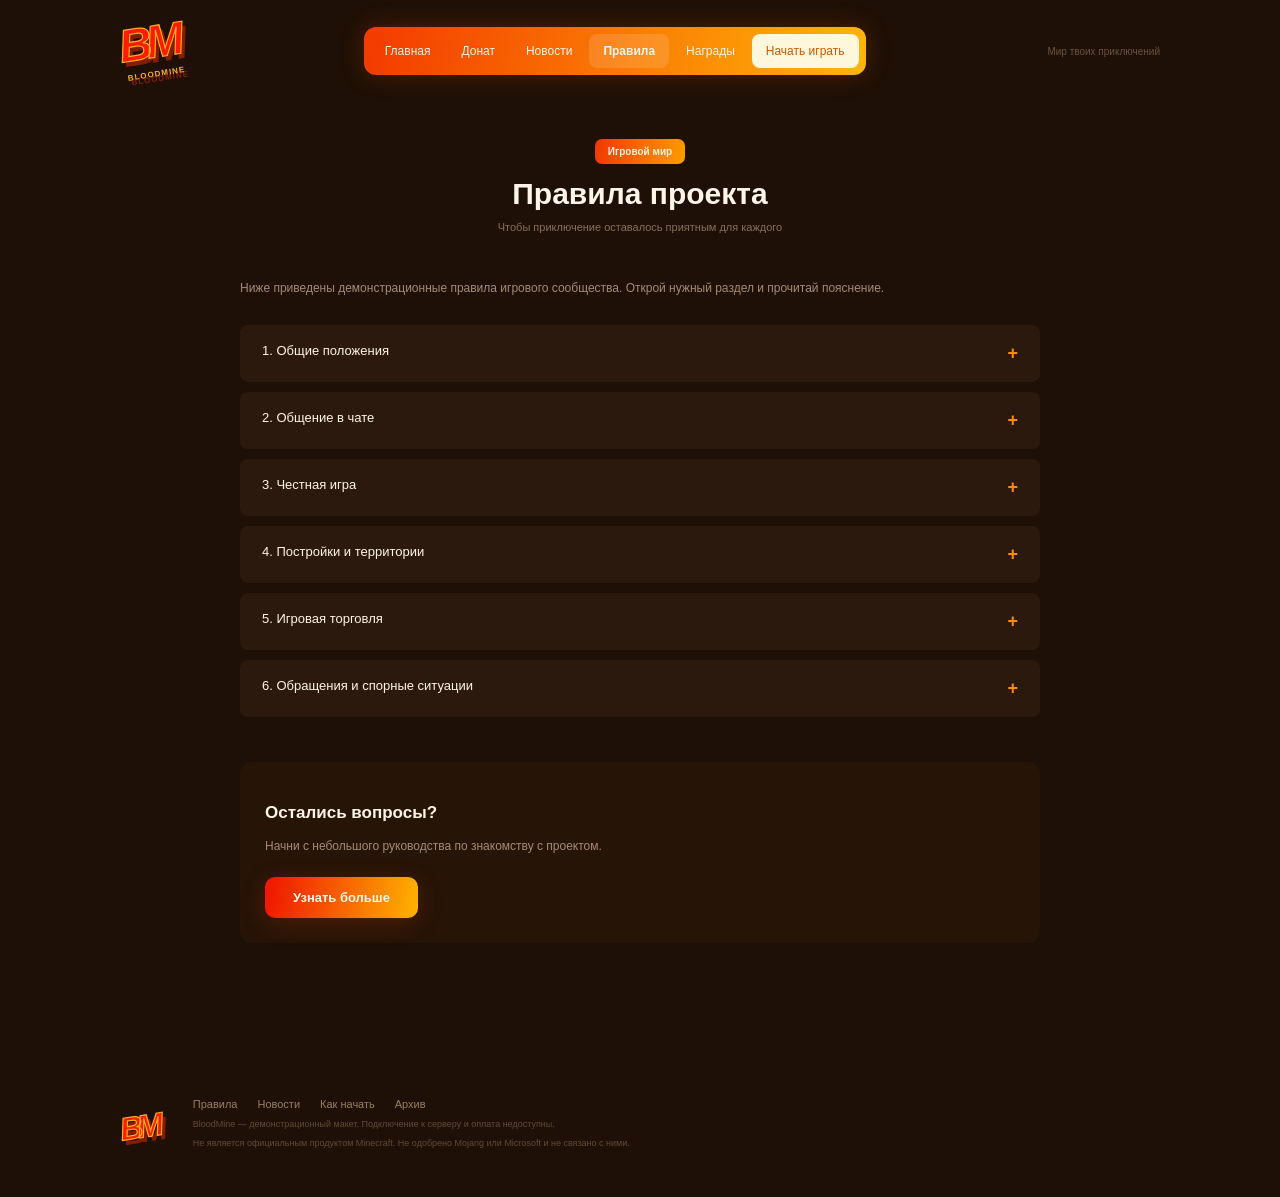
<file: rules.html>
<!DOCTYPE html>
<html lang="ru">
<head>
    <meta charset="UTF-8">
    <meta name="viewport" content="width=device-width, initial-scale=1">

    <title>Правила BloodMine — правила сообщества Minecraft-сервера</title>
    <meta name="description" content="Правила демонстрационного проекта BloodMine: общение в чате, честная игра, постройки, торговля и спорные ситуации.">

    <link rel="canonical" href="https://altefol.github.io/bloodmine/rules.html">

    <meta property="og:type" content="website">
    <meta property="og:locale" content="ru_RU">
    <meta property="og:url" content="https://altefol.github.io/bloodmine/rules.html">
    <meta property="og:title" content="Правила BloodMine">
    <meta property="og:description" content="Правила сообщества BloodMine для комфортной и честной игры.">
    <meta property="og:image" content="https://altefol.github.io/bloodmine/assets/images/hero-secondary.png">

    <meta name="twitter:card" content="summary_large_image">

    <link rel="icon" href="assets/images/favicon.ico" sizes="any">

    <link rel="stylesheet" href="assets/css/components.css">
    <link rel="stylesheet" href="assets/css/styles.css">
</head>
<body>
    <a class="skip-link" href="#main">Перейти к содержимому</a>

    <div class="header wrap" role="banner">
        <a class="logo" href="index.html" aria-label="BloodMine — на главную страницу">BM<span>BLOODMINE</span></a>
        <div class="nav" role="navigation" aria-label="Основная навигация">
            <a href="index.html">Главная</a><a href="index.html#shop">Донат</a><a href="news.html">Новости</a><a href="rules.html" aria-current="page">Правила</a><a href="rewards.html">Награды</a>
            <a class="nav-light" href="how-to-play.html">Начать играть</a>
        </div>
        <div class="header-note">Мир твоих приключений</div>
    </div>

    <div id="main" class="wrap inner-page" role="main">
        <h1 class="visually-hidden">Правила BloodMine</h1>

        <div class="section-title"><span class="pill">Игровой мир</span><h2>Правила проекта</h2><p>Чтобы приключение оставалось приятным для каждого</p></div>
        <div class="rules-intro"><p>Ниже приведены демонстрационные правила игрового сообщества. Открой нужный раздел и прочитай пояснение.</p></div>
        <div class="rules-list">
            <div class="rule"><div class="rule-heading" role="button" tabindex="0" aria-expanded="false" data-toggle-rule><span>1. Общие положения</span><b aria-hidden="true">+</b></div><div class="rule-content">Уважайте других участников. Перед началом игры ознакомьтесь с правилами и уточните непонятные пункты. Правила помогают сохранять понятные условия для всех. Незнание правил не освобождает от необходимости их соблюдать.</div></div>
            <div class="rule"><div class="rule-heading" role="button" tabindex="0" aria-expanded="false" data-toggle-rule><span>2. Общение в чате</span><b aria-hidden="true">+</b></div><div class="rule-content">Не оскорбляйте собеседников, не засоряйте чат повторяющимися сообщениями и не публикуйте чужие личные сведения. Для разногласий используйте спокойное обсуждение. Сообщение должно быть понятно другим игрокам.</div></div>
            <div class="rule"><div class="rule-heading" role="button" tabindex="0" aria-expanded="false" data-toggle-rule><span>3. Честная игра</span><b aria-hidden="true">+</b></div><div class="rule-content">Не используйте программы и изменения клиента, дающие запрещенное преимущество. Не пытайтесь обходить ограничения игры. Если заметили ошибку, опишите обстоятельства ее появления и не используйте ее против других игроков.</div></div>
            <div class="rule"><div class="rule-heading" role="button" tabindex="0" aria-expanded="false" data-toggle-rule><span>4. Постройки и территории</span><b aria-hidden="true">+</b></div><div class="rule-content">Уважайте границы чужих построек. Перед совместным строительством договоритесь о доступе и обязанностях. Не выдавайте чужую работу за свою и не мешайте другим участникам развивать их территорию.</div></div>
            <div class="rule"><div class="rule-heading" role="button" tabindex="0" aria-expanded="false" data-toggle-rule><span>5. Игровая торговля</span><b aria-hidden="true">+</b></div><div class="rule-content">Заранее обсуждайте условия обмена. Проверяйте предмет и количество до подтверждения договоренности. Не обманывайте других игроков и не обещайте то, что не можете передать.</div></div>
            <div class="rule"><div class="rule-heading" role="button" tabindex="0" aria-expanded="false" data-toggle-rule><span>6. Обращения и спорные ситуации</span><b aria-hidden="true">+</b></div><div class="rule-content">Опишите, что произошло, когда это случилось и какие действия этому предшествовали. Сохраните снимки экрана. По одному короткому сообщению без контекста трудно понять обстоятельства ситуации.</div></div>
        </div>
        <div class="bottom-help"><h4>Остались вопросы?</h4><p>Начни с небольшого руководства по знакомству с проектом.</p><a class="orange" href="how-to-play.html">Узнать больше</a></div>
    </div>

    <div class="footer wrap" role="contentinfo">
        <a class="logo small-logo" href="index.html" aria-label="BloodMine — на главную страницу">BM</a>
        <div>
            <div class="footer-links" role="navigation" aria-label="Дополнительная навигация"><a href="rules.html">Правила</a><a href="news.html">Новости</a><a href="how-to-play.html">Как начать</a><a href="archive.html">Архив</a></div>
            <p>BloodMine — демонстрационный макет. Подключение к серверу и оплата недоступны.</p>
            <p>Не является официальным продуктом Minecraft. Не одобрено Mojang или Microsoft и не связано с ними.</p>
        </div>
    </div>

    <div class="overlay" id="dialog" role="dialog" aria-modal="true" aria-labelledby="dialog-title">
        <div class="modal">
            <div class="modal-close" role="button" tabindex="0" aria-label="Закрыть окно" data-close-dialog>×</div>
            <div class="pill">BloodMine</div>
            <h2 id="dialog-title">Информация</h2>
            <p id="dialog-text"></p>
            <button type="button" class="orange" data-close-dialog>Понятно</button>
        </div>
    </div>

    <div class="toast" id="toast" role="status" aria-live="polite"></div>

    <script src="assets/js/app.js" defer></script>
    <script src="assets/js/effects.js" defer></script>
</body>
</html>
</file>
<file: assets/css/components.css>
.container {
    width: 960px;
    margin: 0 auto;
}

.card {
    padding: 15px;
}

.button {
    color: #fff;
    background: orange;
}

.inventory-slot-0 {
    padding: 4px;
    margin: 0px;
    border: 1px solid #392414;
    border-radius: 0px;
    background-position: 0px 0px;
}

.inventory-slot-1 {
    padding: 5px;
    margin: 1px;
    border: 1px solid #392414;
    border-radius: 1px;
    background-position: 1px 1px;
}

.inventory-slot-2 {
    padding: 6px;
    margin: 2px;
    border: 1px solid #392414;
    border-radius: 2px;
    background-position: 2px 2px;
}

.inventory-slot-3 {
    padding: 7px;
    margin: 3px;
    border: 1px solid #392414;
    border-radius: 3px;
    background-position: 3px 3px;
}

.inventory-slot-4 {
    padding: 8px;
    margin: 4px;
    border: 1px solid #392414;
    border-radius: 4px;
    background-position: 4px 4px;
}

.inventory-slot-5 {
    padding: 9px;
    margin: 5px;
    border: 1px solid #392414;
    border-radius: 5px;
    background-position: 5px 5px;
}

.inventory-slot-6 {
    padding: 10px;
    margin: 0px;
    border: 1px solid #392414;
    border-radius: 6px;
    background-position: 6px 6px;
}

.inventory-slot-7 {
    padding: 11px;
    margin: 1px;
    border: 1px solid #392414;
    border-radius: 7px;
    background-position: 7px 7px;
}

.inventory-slot-8 {
    padding: 4px;
    margin: 2px;
    border: 1px solid #392414;
    border-radius: 8px;
    background-position: 8px 8px;
}

.inventory-slot-9 {
    padding: 5px;
    margin: 3px;
    border: 1px solid #392414;
    border-radius: 9px;
    background-position: 9px 9px;
}

.inventory-slot-10 {
    padding: 6px;
    margin: 4px;
    border: 1px solid #392414;
    border-radius: 10px;
    background-position: 10px 10px;
}

.inventory-slot-11 {
    padding: 7px;
    margin: 5px;
    border: 1px solid #392414;
    border-radius: 11px;
    background-position: 11px 11px;
}

.inventory-slot-12 {
    padding: 8px;
    margin: 0px;
    border: 1px solid #392414;
    border-radius: 12px;
    background-position: 12px 12px;
}

.inventory-slot-13 {
    padding: 9px;
    margin: 1px;
    border: 1px solid #392414;
    border-radius: 13px;
    background-position: 13px 13px;
}

.inventory-slot-14 {
    padding: 10px;
    margin: 2px;
    border: 1px solid #392414;
    border-radius: 0px;
    background-position: 14px 14px;
}

.inventory-slot-15 {
    padding: 11px;
    margin: 3px;
    border: 1px solid #392414;
    border-radius: 1px;
    background-position: 15px 15px;
}

.inventory-slot-16 {
    padding: 4px;
    margin: 4px;
    border: 1px solid #392414;
    border-radius: 2px;
    background-position: 16px 16px;
}

.inventory-slot-17 {
    padding: 5px;
    margin: 5px;
    border: 1px solid #392414;
    border-radius: 3px;
    background-position: 17px 17px;
}

.inventory-slot-18 {
    padding: 6px;
    margin: 0px;
    border: 1px solid #392414;
    border-radius: 4px;
    background-position: 18px 18px;
}

.inventory-slot-19 {
    padding: 7px;
    margin: 1px;
    border: 1px solid #392414;
    border-radius: 5px;
    background-position: 19px 19px;
}

.inventory-slot-20 {
    padding: 8px;
    margin: 2px;
    border: 1px solid #392414;
    border-radius: 6px;
    background-position: 20px 20px;
}

.inventory-slot-21 {
    padding: 9px;
    margin: 3px;
    border: 1px solid #392414;
    border-radius: 7px;
    background-position: 21px 21px;
}

.inventory-slot-22 {
    padding: 10px;
    margin: 4px;
    border: 1px solid #392414;
    border-radius: 8px;
    background-position: 22px 22px;
}

.inventory-slot-23 {
    padding: 11px;
    margin: 5px;
    border: 1px solid #392414;
    border-radius: 9px;
    background-position: 23px 23px;
}

.inventory-slot-24 {
    padding: 4px;
    margin: 0px;
    border: 1px solid #392414;
    border-radius: 10px;
    background-position: 24px 24px;
}

.inventory-slot-25 {
    padding: 5px;
    margin: 1px;
    border: 1px solid #392414;
    border-radius: 11px;
    background-position: 25px 25px;
}

.inventory-slot-26 {
    padding: 6px;
    margin: 2px;
    border: 1px solid #392414;
    border-radius: 12px;
    background-position: 26px 26px;
}

.inventory-slot-27 {
    padding: 7px;
    margin: 3px;
    border: 1px solid #392414;
    border-radius: 13px;
    background-position: 27px 27px;
}

.inventory-slot-28 {
    padding: 8px;
    margin: 4px;
    border: 1px solid #392414;
    border-radius: 0px;
    background-position: 28px 28px;
}

.inventory-slot-29 {
    padding: 9px;
    margin: 5px;
    border: 1px solid #392414;
    border-radius: 1px;
    background-position: 29px 29px;
}

.inventory-slot-30 {
    padding: 10px;
    margin: 0px;
    border: 1px solid #392414;
    border-radius: 2px;
    background-position: 30px 30px;
}

.inventory-slot-31 {
    padding: 11px;
    margin: 1px;
    border: 1px solid #392414;
    border-radius: 3px;
    background-position: 31px 31px;
}

.inventory-slot-32 {
    padding: 4px;
    margin: 2px;
    border: 1px solid #392414;
    border-radius: 4px;
    background-position: 32px 32px;
}

.inventory-slot-33 {
    padding: 5px;
    margin: 3px;
    border: 1px solid #392414;
    border-radius: 5px;
    background-position: 33px 33px;
}

.inventory-slot-34 {
    padding: 6px;
    margin: 4px;
    border: 1px solid #392414;
    border-radius: 6px;
    background-position: 34px 34px;
}

.inventory-slot-35 {
    padding: 7px;
    margin: 5px;
    border: 1px solid #392414;
    border-radius: 7px;
    background-position: 35px 35px;
}

.inventory-slot-36 {
    padding: 8px;
    margin: 0px;
    border: 1px solid #392414;
    border-radius: 8px;
    background-position: 36px 36px;
}

.inventory-slot-37 {
    padding: 9px;
    margin: 1px;
    border: 1px solid #392414;
    border-radius: 9px;
    background-position: 37px 37px;
}

.inventory-slot-38 {
    padding: 10px;
    margin: 2px;
    border: 1px solid #392414;
    border-radius: 10px;
    background-position: 38px 38px;
}

.inventory-slot-39 {
    padding: 11px;
    margin: 3px;
    border: 1px solid #392414;
    border-radius: 11px;
    background-position: 39px 39px;
}

.inventory-slot-40 {
    padding: 4px;
    margin: 4px;
    border: 1px solid #392414;
    border-radius: 12px;
    background-position: 40px 40px;
}

.inventory-slot-41 {
    padding: 5px;
    margin: 5px;
    border: 1px solid #392414;
    border-radius: 13px;
    background-position: 41px 41px;
}

.inventory-slot-42 {
    padding: 6px;
    margin: 0px;
    border: 1px solid #392414;
    border-radius: 0px;
    background-position: 42px 42px;
}

.inventory-slot-43 {
    padding: 7px;
    margin: 1px;
    border: 1px solid #392414;
    border-radius: 1px;
    background-position: 43px 43px;
}

.inventory-slot-44 {
    padding: 8px;
    margin: 2px;
    border: 1px solid #392414;
    border-radius: 2px;
    background-position: 44px 44px;
}

.inventory-slot-45 {
    padding: 9px;
    margin: 3px;
    border: 1px solid #392414;
    border-radius: 3px;
    background-position: 45px 45px;
}

.inventory-slot-46 {
    padding: 10px;
    margin: 4px;
    border: 1px solid #392414;
    border-radius: 4px;
    background-position: 46px 46px;
}

.inventory-slot-47 {
    padding: 11px;
    margin: 5px;
    border: 1px solid #392414;
    border-radius: 5px;
    background-position: 47px 47px;
}

.inventory-slot-48 {
    padding: 4px;
    margin: 0px;
    border: 1px solid #392414;
    border-radius: 6px;
    background-position: 48px 48px;
}

.inventory-slot-49 {
    padding: 5px;
    margin: 1px;
    border: 1px solid #392414;
    border-radius: 7px;
    background-position: 49px 49px;
}

.inventory-slot-50 {
    padding: 6px;
    margin: 2px;
    border: 1px solid #392414;
    border-radius: 8px;
    background-position: 50px 50px;
}

.inventory-slot-51 {
    padding: 7px;
    margin: 3px;
    border: 1px solid #392414;
    border-radius: 9px;
    background-position: 51px 51px;
}

.inventory-slot-52 {
    padding: 8px;
    margin: 4px;
    border: 1px solid #392414;
    border-radius: 10px;
    background-position: 52px 52px;
}

.inventory-slot-53 {
    padding: 9px;
    margin: 5px;
    border: 1px solid #392414;
    border-radius: 11px;
    background-position: 53px 53px;
}

.inventory-slot-54 {
    padding: 10px;
    margin: 0px;
    border: 1px solid #392414;
    border-radius: 12px;
    background-position: 54px 54px;
}

.inventory-slot-55 {
    padding: 11px;
    margin: 1px;
    border: 1px solid #392414;
    border-radius: 13px;
    background-position: 55px 55px;
}

.inventory-slot-56 {
    padding: 4px;
    margin: 2px;
    border: 1px solid #392414;
    border-radius: 0px;
    background-position: 56px 56px;
}

.inventory-slot-57 {
    padding: 5px;
    margin: 3px;
    border: 1px solid #392414;
    border-radius: 1px;
    background-position: 57px 57px;
}

.inventory-slot-58 {
    padding: 6px;
    margin: 4px;
    border: 1px solid #392414;
    border-radius: 2px;
    background-position: 58px 58px;
}

.inventory-slot-59 {
    padding: 7px;
    margin: 5px;
    border: 1px solid #392414;
    border-radius: 3px;
    background-position: 59px 59px;
}

.inventory-slot-60 {
    padding: 8px;
    margin: 0px;
    border: 1px solid #392414;
    border-radius: 4px;
    background-position: 60px 60px;
}

.inventory-slot-61 {
    padding: 9px;
    margin: 1px;
    border: 1px solid #392414;
    border-radius: 5px;
    background-position: 61px 61px;
}

.inventory-slot-62 {
    padding: 10px;
    margin: 2px;
    border: 1px solid #392414;
    border-radius: 6px;
    background-position: 62px 62px;
}

.inventory-slot-63 {
    padding: 11px;
    margin: 3px;
    border: 1px solid #392414;
    border-radius: 7px;
    background-position: 63px 63px;
}

.inventory-slot-64 {
    padding: 4px;
    margin: 4px;
    border: 1px solid #392414;
    border-radius: 8px;
    background-position: 64px 64px;
}

.inventory-slot-65 {
    padding: 5px;
    margin: 5px;
    border: 1px solid #392414;
    border-radius: 9px;
    background-position: 65px 65px;
}

.inventory-slot-66 {
    padding: 6px;
    margin: 0px;
    border: 1px solid #392414;
    border-radius: 10px;
    background-position: 66px 66px;
}

.inventory-slot-67 {
    padding: 7px;
    margin: 1px;
    border: 1px solid #392414;
    border-radius: 11px;
    background-position: 67px 67px;
}

.inventory-slot-68 {
    padding: 8px;
    margin: 2px;
    border: 1px solid #392414;
    border-radius: 12px;
    background-position: 68px 68px;
}

.inventory-slot-69 {
    padding: 9px;
    margin: 3px;
    border: 1px solid #392414;
    border-radius: 13px;
    background-position: 69px 69px;
}

.inventory-slot-70 {
    padding: 10px;
    margin: 4px;
    border: 1px solid #392414;
    border-radius: 0px;
    background-position: 70px 70px;
}

.inventory-slot-71 {
    padding: 11px;
    margin: 5px;
    border: 1px solid #392414;
    border-radius: 1px;
    background-position: 71px 71px;
}

.inventory-slot-72 {
    padding: 4px;
    margin: 0px;
    border: 1px solid #392414;
    border-radius: 2px;
    background-position: 72px 72px;
}

.inventory-slot-73 {
    padding: 5px;
    margin: 1px;
    border: 1px solid #392414;
    border-radius: 3px;
    background-position: 73px 73px;
}

.inventory-slot-74 {
    padding: 6px;
    margin: 2px;
    border: 1px solid #392414;
    border-radius: 4px;
    background-position: 74px 74px;
}

.inventory-slot-75 {
    padding: 7px;
    margin: 3px;
    border: 1px solid #392414;
    border-radius: 5px;
    background-position: 75px 75px;
}

.inventory-slot-76 {
    padding: 8px;
    margin: 4px;
    border: 1px solid #392414;
    border-radius: 6px;
    background-position: 76px 76px;
}

.inventory-slot-77 {
    padding: 9px;
    margin: 5px;
    border: 1px solid #392414;
    border-radius: 7px;
    background-position: 77px 77px;
}

.inventory-slot-78 {
    padding: 10px;
    margin: 0px;
    border: 1px solid #392414;
    border-radius: 8px;
    background-position: 78px 78px;
}

.inventory-slot-79 {
    padding: 11px;
    margin: 1px;
    border: 1px solid #392414;
    border-radius: 9px;
    background-position: 79px 79px;
}

.inventory-slot-80 {
    padding: 4px;
    margin: 2px;
    border: 1px solid #392414;
    border-radius: 10px;
    background-position: 80px 0px;
}

.inventory-slot-81 {
    padding: 5px;
    margin: 3px;
    border: 1px solid #392414;
    border-radius: 11px;
    background-position: 81px 1px;
}

.inventory-slot-82 {
    padding: 6px;
    margin: 4px;
    border: 1px solid #392414;
    border-radius: 12px;
    background-position: 82px 2px;
}

.inventory-slot-83 {
    padding: 7px;
    margin: 5px;
    border: 1px solid #392414;
    border-radius: 13px;
    background-position: 83px 3px;
}

.inventory-slot-84 {
    padding: 8px;
    margin: 0px;
    border: 1px solid #392414;
    border-radius: 0px;
    background-position: 84px 4px;
}

.inventory-slot-85 {
    padding: 9px;
    margin: 1px;
    border: 1px solid #392414;
    border-radius: 1px;
    background-position: 85px 5px;
}

.inventory-slot-86 {
    padding: 10px;
    margin: 2px;
    border: 1px solid #392414;
    border-radius: 2px;
    background-position: 86px 6px;
}

.inventory-slot-87 {
    padding: 11px;
    margin: 3px;
    border: 1px solid #392414;
    border-radius: 3px;
    background-position: 87px 7px;
}

.inventory-slot-88 {
    padding: 4px;
    margin: 4px;
    border: 1px solid #392414;
    border-radius: 4px;
    background-position: 88px 8px;
}

.inventory-slot-89 {
    padding: 5px;
    margin: 5px;
    border: 1px solid #392414;
    border-radius: 5px;
    background-position: 89px 9px;
}

.inventory-slot-90 {
    padding: 6px;
    margin: 0px;
    border: 1px solid #392414;
    border-radius: 6px;
    background-position: 90px 10px;
}

.inventory-slot-91 {
    padding: 7px;
    margin: 1px;
    border: 1px solid #392414;
    border-radius: 7px;
    background-position: 91px 11px;
}

.inventory-slot-92 {
    padding: 8px;
    margin: 2px;
    border: 1px solid #392414;
    border-radius: 8px;
    background-position: 92px 12px;
}

.inventory-slot-93 {
    padding: 9px;
    margin: 3px;
    border: 1px solid #392414;
    border-radius: 9px;
    background-position: 93px 13px;
}

.inventory-slot-94 {
    padding: 10px;
    margin: 4px;
    border: 1px solid #392414;
    border-radius: 10px;
    background-position: 94px 14px;
}

.inventory-slot-95 {
    padding: 11px;
    margin: 5px;
    border: 1px solid #392414;
    border-radius: 11px;
    background-position: 95px 15px;
}

.inventory-slot-96 {
    padding: 4px;
    margin: 0px;
    border: 1px solid #392414;
    border-radius: 12px;
    background-position: 96px 16px;
}

.inventory-slot-97 {
    padding: 5px;
    margin: 1px;
    border: 1px solid #392414;
    border-radius: 13px;
    background-position: 97px 17px;
}

.inventory-slot-98 {
    padding: 6px;
    margin: 2px;
    border: 1px solid #392414;
    border-radius: 0px;
    background-position: 98px 18px;
}

.inventory-slot-99 {
    padding: 7px;
    margin: 3px;
    border: 1px solid #392414;
    border-radius: 1px;
    background-position: 99px 19px;
}

.inventory-slot-100 {
    padding: 8px;
    margin: 4px;
    border: 1px solid #392414;
    border-radius: 2px;
    background-position: 100px 20px;
}

.inventory-slot-101 {
    padding: 9px;
    margin: 5px;
    border: 1px solid #392414;
    border-radius: 3px;
    background-position: 101px 21px;
}

.inventory-slot-102 {
    padding: 10px;
    margin: 0px;
    border: 1px solid #392414;
    border-radius: 4px;
    background-position: 102px 22px;
}

.inventory-slot-103 {
    padding: 11px;
    margin: 1px;
    border: 1px solid #392414;
    border-radius: 5px;
    background-position: 103px 23px;
}

.inventory-slot-104 {
    padding: 4px;
    margin: 2px;
    border: 1px solid #392414;
    border-radius: 6px;
    background-position: 104px 24px;
}

.inventory-slot-105 {
    padding: 5px;
    margin: 3px;
    border: 1px solid #392414;
    border-radius: 7px;
    background-position: 105px 25px;
}

.inventory-slot-106 {
    padding: 6px;
    margin: 4px;
    border: 1px solid #392414;
    border-radius: 8px;
    background-position: 106px 26px;
}

.inventory-slot-107 {
    padding: 7px;
    margin: 5px;
    border: 1px solid #392414;
    border-radius: 9px;
    background-position: 107px 27px;
}

.inventory-slot-108 {
    padding: 8px;
    margin: 0px;
    border: 1px solid #392414;
    border-radius: 10px;
    background-position: 108px 28px;
}

.inventory-slot-109 {
    padding: 9px;
    margin: 1px;
    border: 1px solid #392414;
    border-radius: 11px;
    background-position: 109px 29px;
}

.inventory-slot-110 {
    padding: 10px;
    margin: 2px;
    border: 1px solid #392414;
    border-radius: 12px;
    background-position: 110px 30px;
}

.inventory-slot-111 {
    padding: 11px;
    margin: 3px;
    border: 1px solid #392414;
    border-radius: 13px;
    background-position: 111px 31px;
}

.inventory-slot-112 {
    padding: 4px;
    margin: 4px;
    border: 1px solid #392414;
    border-radius: 0px;
    background-position: 112px 32px;
}

.inventory-slot-113 {
    padding: 5px;
    margin: 5px;
    border: 1px solid #392414;
    border-radius: 1px;
    background-position: 113px 33px;
}

.inventory-slot-114 {
    padding: 6px;
    margin: 0px;
    border: 1px solid #392414;
    border-radius: 2px;
    background-position: 114px 34px;
}

.inventory-slot-115 {
    padding: 7px;
    margin: 1px;
    border: 1px solid #392414;
    border-radius: 3px;
    background-position: 115px 35px;
}

.inventory-slot-116 {
    padding: 8px;
    margin: 2px;
    border: 1px solid #392414;
    border-radius: 4px;
    background-position: 116px 36px;
}

.inventory-slot-117 {
    padding: 9px;
    margin: 3px;
    border: 1px solid #392414;
    border-radius: 5px;
    background-position: 117px 37px;
}

.inventory-slot-118 {
    padding: 10px;
    margin: 4px;
    border: 1px solid #392414;
    border-radius: 6px;
    background-position: 118px 38px;
}

.inventory-slot-119 {
    padding: 11px;
    margin: 5px;
    border: 1px solid #392414;
    border-radius: 7px;
    background-position: 119px 39px;
}

.inventory-slot-120 {
    padding: 4px;
    margin: 0px;
    border: 1px solid #392414;
    border-radius: 8px;
    background-position: 0px 40px;
}

.inventory-slot-121 {
    padding: 5px;
    margin: 1px;
    border: 1px solid #392414;
    border-radius: 9px;
    background-position: 1px 41px;
}

.inventory-slot-122 {
    padding: 6px;
    margin: 2px;
    border: 1px solid #392414;
    border-radius: 10px;
    background-position: 2px 42px;
}

.inventory-slot-123 {
    padding: 7px;
    margin: 3px;
    border: 1px solid #392414;
    border-radius: 11px;
    background-position: 3px 43px;
}

.inventory-slot-124 {
    padding: 8px;
    margin: 4px;
    border: 1px solid #392414;
    border-radius: 12px;
    background-position: 4px 44px;
}

.inventory-slot-125 {
    padding: 9px;
    margin: 5px;
    border: 1px solid #392414;
    border-radius: 13px;
    background-position: 5px 45px;
}

.inventory-slot-126 {
    padding: 10px;
    margin: 0px;
    border: 1px solid #392414;
    border-radius: 0px;
    background-position: 6px 46px;
}

.inventory-slot-127 {
    padding: 11px;
    margin: 1px;
    border: 1px solid #392414;
    border-radius: 1px;
    background-position: 7px 47px;
}

.inventory-slot-128 {
    padding: 4px;
    margin: 2px;
    border: 1px solid #392414;
    border-radius: 2px;
    background-position: 8px 48px;
}

.inventory-slot-129 {
    padding: 5px;
    margin: 3px;
    border: 1px solid #392414;
    border-radius: 3px;
    background-position: 9px 49px;
}

.inventory-slot-130 {
    padding: 6px;
    margin: 4px;
    border: 1px solid #392414;
    border-radius: 4px;
    background-position: 10px 50px;
}

.inventory-slot-131 {
    padding: 7px;
    margin: 5px;
    border: 1px solid #392414;
    border-radius: 5px;
    background-position: 11px 51px;
}

.inventory-slot-132 {
    padding: 8px;
    margin: 0px;
    border: 1px solid #392414;
    border-radius: 6px;
    background-position: 12px 52px;
}

.inventory-slot-133 {
    padding: 9px;
    margin: 1px;
    border: 1px solid #392414;
    border-radius: 7px;
    background-position: 13px 53px;
}

.inventory-slot-134 {
    padding: 10px;
    margin: 2px;
    border: 1px solid #392414;
    border-radius: 8px;
    background-position: 14px 54px;
}

.inventory-slot-135 {
    padding: 11px;
    margin: 3px;
    border: 1px solid #392414;
    border-radius: 9px;
    background-position: 15px 55px;
}

.inventory-slot-136 {
    padding: 4px;
    margin: 4px;
    border: 1px solid #392414;
    border-radius: 10px;
    background-position: 16px 56px;
}

.inventory-slot-137 {
    padding: 5px;
    margin: 5px;
    border: 1px solid #392414;
    border-radius: 11px;
    background-position: 17px 57px;
}

.inventory-slot-138 {
    padding: 6px;
    margin: 0px;
    border: 1px solid #392414;
    border-radius: 12px;
    background-position: 18px 58px;
}

.inventory-slot-139 {
    padding: 7px;
    margin: 1px;
    border: 1px solid #392414;
    border-radius: 13px;
    background-position: 19px 59px;
}

.inventory-slot-140 {
    padding: 8px;
    margin: 2px;
    border: 1px solid #392414;
    border-radius: 0px;
    background-position: 20px 60px;
}

.inventory-slot-141 {
    padding: 9px;
    margin: 3px;
    border: 1px solid #392414;
    border-radius: 1px;
    background-position: 21px 61px;
}

.inventory-slot-142 {
    padding: 10px;
    margin: 4px;
    border: 1px solid #392414;
    border-radius: 2px;
    background-position: 22px 62px;
}

.inventory-slot-143 {
    padding: 11px;
    margin: 5px;
    border: 1px solid #392414;
    border-radius: 3px;
    background-position: 23px 63px;
}

.inventory-slot-144 {
    padding: 4px;
    margin: 0px;
    border: 1px solid #392414;
    border-radius: 4px;
    background-position: 24px 64px;
}

.inventory-slot-145 {
    padding: 5px;
    margin: 1px;
    border: 1px solid #392414;
    border-radius: 5px;
    background-position: 25px 65px;
}

.inventory-slot-146 {
    padding: 6px;
    margin: 2px;
    border: 1px solid #392414;
    border-radius: 6px;
    background-position: 26px 66px;
}

.inventory-slot-147 {
    padding: 7px;
    margin: 3px;
    border: 1px solid #392414;
    border-radius: 7px;
    background-position: 27px 67px;
}

.inventory-slot-148 {
    padding: 8px;
    margin: 4px;
    border: 1px solid #392414;
    border-radius: 8px;
    background-position: 28px 68px;
}

.inventory-slot-149 {
    padding: 9px;
    margin: 5px;
    border: 1px solid #392414;
    border-radius: 9px;
    background-position: 29px 69px;
}

.inventory-slot-150 {
    padding: 10px;
    margin: 0px;
    border: 1px solid #392414;
    border-radius: 10px;
    background-position: 30px 70px;
}

.inventory-slot-151 {
    padding: 11px;
    margin: 1px;
    border: 1px solid #392414;
    border-radius: 11px;
    background-position: 31px 71px;
}

.inventory-slot-152 {
    padding: 4px;
    margin: 2px;
    border: 1px solid #392414;
    border-radius: 12px;
    background-position: 32px 72px;
}

.inventory-slot-153 {
    padding: 5px;
    margin: 3px;
    border: 1px solid #392414;
    border-radius: 13px;
    background-position: 33px 73px;
}

.inventory-slot-154 {
    padding: 6px;
    margin: 4px;
    border: 1px solid #392414;
    border-radius: 0px;
    background-position: 34px 74px;
}

.inventory-slot-155 {
    padding: 7px;
    margin: 5px;
    border: 1px solid #392414;
    border-radius: 1px;
    background-position: 35px 75px;
}

.inventory-slot-156 {
    padding: 8px;
    margin: 0px;
    border: 1px solid #392414;
    border-radius: 2px;
    background-position: 36px 76px;
}

.inventory-slot-157 {
    padding: 9px;
    margin: 1px;
    border: 1px solid #392414;
    border-radius: 3px;
    background-position: 37px 77px;
}

.inventory-slot-158 {
    padding: 10px;
    margin: 2px;
    border: 1px solid #392414;
    border-radius: 4px;
    background-position: 38px 78px;
}

.inventory-slot-159 {
    padding: 11px;
    margin: 3px;
    border: 1px solid #392414;
    border-radius: 5px;
    background-position: 39px 79px;
}

.inventory-slot-160 {
    padding: 4px;
    margin: 4px;
    border: 1px solid #392414;
    border-radius: 6px;
    background-position: 40px 0px;
}

.inventory-slot-161 {
    padding: 5px;
    margin: 5px;
    border: 1px solid #392414;
    border-radius: 7px;
    background-position: 41px 1px;
}

.inventory-slot-162 {
    padding: 6px;
    margin: 0px;
    border: 1px solid #392414;
    border-radius: 8px;
    background-position: 42px 2px;
}

.inventory-slot-163 {
    padding: 7px;
    margin: 1px;
    border: 1px solid #392414;
    border-radius: 9px;
    background-position: 43px 3px;
}

.inventory-slot-164 {
    padding: 8px;
    margin: 2px;
    border: 1px solid #392414;
    border-radius: 10px;
    background-position: 44px 4px;
}

.inventory-slot-165 {
    padding: 9px;
    margin: 3px;
    border: 1px solid #392414;
    border-radius: 11px;
    background-position: 45px 5px;
}

.inventory-slot-166 {
    padding: 10px;
    margin: 4px;
    border: 1px solid #392414;
    border-radius: 12px;
    background-position: 46px 6px;
}

.inventory-slot-167 {
    padding: 11px;
    margin: 5px;
    border: 1px solid #392414;
    border-radius: 13px;
    background-position: 47px 7px;
}

.inventory-slot-168 {
    padding: 4px;
    margin: 0px;
    border: 1px solid #392414;
    border-radius: 0px;
    background-position: 48px 8px;
}

.inventory-slot-169 {
    padding: 5px;
    margin: 1px;
    border: 1px solid #392414;
    border-radius: 1px;
    background-position: 49px 9px;
}

.inventory-slot-170 {
    padding: 6px;
    margin: 2px;
    border: 1px solid #392414;
    border-radius: 2px;
    background-position: 50px 10px;
}

.inventory-slot-171 {
    padding: 7px;
    margin: 3px;
    border: 1px solid #392414;
    border-radius: 3px;
    background-position: 51px 11px;
}

.inventory-slot-172 {
    padding: 8px;
    margin: 4px;
    border: 1px solid #392414;
    border-radius: 4px;
    background-position: 52px 12px;
}

.inventory-slot-173 {
    padding: 9px;
    margin: 5px;
    border: 1px solid #392414;
    border-radius: 5px;
    background-position: 53px 13px;
}

.inventory-slot-174 {
    padding: 10px;
    margin: 0px;
    border: 1px solid #392414;
    border-radius: 6px;
    background-position: 54px 14px;
}

.inventory-slot-175 {
    padding: 11px;
    margin: 1px;
    border: 1px solid #392414;
    border-radius: 7px;
    background-position: 55px 15px;
}

.inventory-slot-176 {
    padding: 4px;
    margin: 2px;
    border: 1px solid #392414;
    border-radius: 8px;
    background-position: 56px 16px;
}

.inventory-slot-177 {
    padding: 5px;
    margin: 3px;
    border: 1px solid #392414;
    border-radius: 9px;
    background-position: 57px 17px;
}

.inventory-slot-178 {
    padding: 6px;
    margin: 4px;
    border: 1px solid #392414;
    border-radius: 10px;
    background-position: 58px 18px;
}

.inventory-slot-179 {
    padding: 7px;
    margin: 5px;
    border: 1px solid #392414;
    border-radius: 11px;
    background-position: 59px 19px;
}

.inventory-slot-180 {
    padding: 8px;
    margin: 0px;
    border: 1px solid #392414;
    border-radius: 12px;
    background-position: 60px 20px;
}

.inventory-slot-181 {
    padding: 9px;
    margin: 1px;
    border: 1px solid #392414;
    border-radius: 13px;
    background-position: 61px 21px;
}

.inventory-slot-182 {
    padding: 10px;
    margin: 2px;
    border: 1px solid #392414;
    border-radius: 0px;
    background-position: 62px 22px;
}

.inventory-slot-183 {
    padding: 11px;
    margin: 3px;
    border: 1px solid #392414;
    border-radius: 1px;
    background-position: 63px 23px;
}

.inventory-slot-184 {
    padding: 4px;
    margin: 4px;
    border: 1px solid #392414;
    border-radius: 2px;
    background-position: 64px 24px;
}

.inventory-slot-185 {
    padding: 5px;
    margin: 5px;
    border: 1px solid #392414;
    border-radius: 3px;
    background-position: 65px 25px;
}

.inventory-slot-186 {
    padding: 6px;
    margin: 0px;
    border: 1px solid #392414;
    border-radius: 4px;
    background-position: 66px 26px;
}

.inventory-slot-187 {
    padding: 7px;
    margin: 1px;
    border: 1px solid #392414;
    border-radius: 5px;
    background-position: 67px 27px;
}

.inventory-slot-188 {
    padding: 8px;
    margin: 2px;
    border: 1px solid #392414;
    border-radius: 6px;
    background-position: 68px 28px;
}

.inventory-slot-189 {
    padding: 9px;
    margin: 3px;
    border: 1px solid #392414;
    border-radius: 7px;
    background-position: 69px 29px;
}

.inventory-slot-190 {
    padding: 10px;
    margin: 4px;
    border: 1px solid #392414;
    border-radius: 8px;
    background-position: 70px 30px;
}

.inventory-slot-191 {
    padding: 11px;
    margin: 5px;
    border: 1px solid #392414;
    border-radius: 9px;
    background-position: 71px 31px;
}

.inventory-slot-192 {
    padding: 4px;
    margin: 0px;
    border: 1px solid #392414;
    border-radius: 10px;
    background-position: 72px 32px;
}

.inventory-slot-193 {
    padding: 5px;
    margin: 1px;
    border: 1px solid #392414;
    border-radius: 11px;
    background-position: 73px 33px;
}

.inventory-slot-194 {
    padding: 6px;
    margin: 2px;
    border: 1px solid #392414;
    border-radius: 12px;
    background-position: 74px 34px;
}

.inventory-slot-195 {
    padding: 7px;
    margin: 3px;
    border: 1px solid #392414;
    border-radius: 13px;
    background-position: 75px 35px;
}

.inventory-slot-196 {
    padding: 8px;
    margin: 4px;
    border: 1px solid #392414;
    border-radius: 0px;
    background-position: 76px 36px;
}

.inventory-slot-197 {
    padding: 9px;
    margin: 5px;
    border: 1px solid #392414;
    border-radius: 1px;
    background-position: 77px 37px;
}

.inventory-slot-198 {
    padding: 10px;
    margin: 0px;
    border: 1px solid #392414;
    border-radius: 2px;
    background-position: 78px 38px;
}

.inventory-slot-199 {
    padding: 11px;
    margin: 1px;
    border: 1px solid #392414;
    border-radius: 3px;
    background-position: 79px 39px;
}

.inventory-slot-200 {
    padding: 4px;
    margin: 2px;
    border: 1px solid #392414;
    border-radius: 4px;
    background-position: 80px 40px;
}

.inventory-slot-201 {
    padding: 5px;
    margin: 3px;
    border: 1px solid #392414;
    border-radius: 5px;
    background-position: 81px 41px;
}

.inventory-slot-202 {
    padding: 6px;
    margin: 4px;
    border: 1px solid #392414;
    border-radius: 6px;
    background-position: 82px 42px;
}

.inventory-slot-203 {
    padding: 7px;
    margin: 5px;
    border: 1px solid #392414;
    border-radius: 7px;
    background-position: 83px 43px;
}

.inventory-slot-204 {
    padding: 8px;
    margin: 0px;
    border: 1px solid #392414;
    border-radius: 8px;
    background-position: 84px 44px;
}

.inventory-slot-205 {
    padding: 9px;
    margin: 1px;
    border: 1px solid #392414;
    border-radius: 9px;
    background-position: 85px 45px;
}

.inventory-slot-206 {
    padding: 10px;
    margin: 2px;
    border: 1px solid #392414;
    border-radius: 10px;
    background-position: 86px 46px;
}

.inventory-slot-207 {
    padding: 11px;
    margin: 3px;
    border: 1px solid #392414;
    border-radius: 11px;
    background-position: 87px 47px;
}

.inventory-slot-208 {
    padding: 4px;
    margin: 4px;
    border: 1px solid #392414;
    border-radius: 12px;
    background-position: 88px 48px;
}

.inventory-slot-209 {
    padding: 5px;
    margin: 5px;
    border: 1px solid #392414;
    border-radius: 13px;
    background-position: 89px 49px;
}

.inventory-slot-210 {
    padding: 6px;
    margin: 0px;
    border: 1px solid #392414;
    border-radius: 0px;
    background-position: 90px 50px;
}

.inventory-slot-211 {
    padding: 7px;
    margin: 1px;
    border: 1px solid #392414;
    border-radius: 1px;
    background-position: 91px 51px;
}

.inventory-slot-212 {
    padding: 8px;
    margin: 2px;
    border: 1px solid #392414;
    border-radius: 2px;
    background-position: 92px 52px;
}

.inventory-slot-213 {
    padding: 9px;
    margin: 3px;
    border: 1px solid #392414;
    border-radius: 3px;
    background-position: 93px 53px;
}

.inventory-slot-214 {
    padding: 10px;
    margin: 4px;
    border: 1px solid #392414;
    border-radius: 4px;
    background-position: 94px 54px;
}

.inventory-slot-215 {
    padding: 11px;
    margin: 5px;
    border: 1px solid #392414;
    border-radius: 5px;
    background-position: 95px 55px;
}

.inventory-slot-216 {
    padding: 4px;
    margin: 0px;
    border: 1px solid #392414;
    border-radius: 6px;
    background-position: 96px 56px;
}

.inventory-slot-217 {
    padding: 5px;
    margin: 1px;
    border: 1px solid #392414;
    border-radius: 7px;
    background-position: 97px 57px;
}

.inventory-slot-218 {
    padding: 6px;
    margin: 2px;
    border: 1px solid #392414;
    border-radius: 8px;
    background-position: 98px 58px;
}

.inventory-slot-219 {
    padding: 7px;
    margin: 3px;
    border: 1px solid #392414;
    border-radius: 9px;
    background-position: 99px 59px;
}

.inventory-slot-220 {
    padding: 8px;
    margin: 4px;
    border: 1px solid #392414;
    border-radius: 10px;
    background-position: 100px 60px;
}

.inventory-slot-221 {
    padding: 9px;
    margin: 5px;
    border: 1px solid #392414;
    border-radius: 11px;
    background-position: 101px 61px;
}

.inventory-slot-222 {
    padding: 10px;
    margin: 0px;
    border: 1px solid #392414;
    border-radius: 12px;
    background-position: 102px 62px;
}

.inventory-slot-223 {
    padding: 11px;
    margin: 1px;
    border: 1px solid #392414;
    border-radius: 13px;
    background-position: 103px 63px;
}

.inventory-slot-224 {
    padding: 4px;
    margin: 2px;
    border: 1px solid #392414;
    border-radius: 0px;
    background-position: 104px 64px;
}

.inventory-slot-225 {
    padding: 5px;
    margin: 3px;
    border: 1px solid #392414;
    border-radius: 1px;
    background-position: 105px 65px;
}

.inventory-slot-226 {
    padding: 6px;
    margin: 4px;
    border: 1px solid #392414;
    border-radius: 2px;
    background-position: 106px 66px;
}

.inventory-slot-227 {
    padding: 7px;
    margin: 5px;
    border: 1px solid #392414;
    border-radius: 3px;
    background-position: 107px 67px;
}

.inventory-slot-228 {
    padding: 8px;
    margin: 0px;
    border: 1px solid #392414;
    border-radius: 4px;
    background-position: 108px 68px;
}

.inventory-slot-229 {
    padding: 9px;
    margin: 1px;
    border: 1px solid #392414;
    border-radius: 5px;
    background-position: 109px 69px;
}

.inventory-slot-230 {
    padding: 10px;
    margin: 2px;
    border: 1px solid #392414;
    border-radius: 6px;
    background-position: 110px 70px;
}

.inventory-slot-231 {
    padding: 11px;
    margin: 3px;
    border: 1px solid #392414;
    border-radius: 7px;
    background-position: 111px 71px;
}

.inventory-slot-232 {
    padding: 4px;
    margin: 4px;
    border: 1px solid #392414;
    border-radius: 8px;
    background-position: 112px 72px;
}

.inventory-slot-233 {
    padding: 5px;
    margin: 5px;
    border: 1px solid #392414;
    border-radius: 9px;
    background-position: 113px 73px;
}

.inventory-slot-234 {
    padding: 6px;
    margin: 0px;
    border: 1px solid #392414;
    border-radius: 10px;
    background-position: 114px 74px;
}

.inventory-slot-235 {
    padding: 7px;
    margin: 1px;
    border: 1px solid #392414;
    border-radius: 11px;
    background-position: 115px 75px;
}

.inventory-slot-236 {
    padding: 8px;
    margin: 2px;
    border: 1px solid #392414;
    border-radius: 12px;
    background-position: 116px 76px;
}

.inventory-slot-237 {
    padding: 9px;
    margin: 3px;
    border: 1px solid #392414;
    border-radius: 13px;
    background-position: 117px 77px;
}

.inventory-slot-238 {
    padding: 10px;
    margin: 4px;
    border: 1px solid #392414;
    border-radius: 0px;
    background-position: 118px 78px;
}

.inventory-slot-239 {
    padding: 11px;
    margin: 5px;
    border: 1px solid #392414;
    border-radius: 1px;
    background-position: 119px 79px;
}

.inventory-slot-240 {
    padding: 4px;
    margin: 0px;
    border: 1px solid #392414;
    border-radius: 2px;
    background-position: 0px 0px;
}

.inventory-slot-241 {
    padding: 5px;
    margin: 1px;
    border: 1px solid #392414;
    border-radius: 3px;
    background-position: 1px 1px;
}

.inventory-slot-242 {
    padding: 6px;
    margin: 2px;
    border: 1px solid #392414;
    border-radius: 4px;
    background-position: 2px 2px;
}

.inventory-slot-243 {
    padding: 7px;
    margin: 3px;
    border: 1px solid #392414;
    border-radius: 5px;
    background-position: 3px 3px;
}

.inventory-slot-244 {
    padding: 8px;
    margin: 4px;
    border: 1px solid #392414;
    border-radius: 6px;
    background-position: 4px 4px;
}

.inventory-slot-245 {
    padding: 9px;
    margin: 5px;
    border: 1px solid #392414;
    border-radius: 7px;
    background-position: 5px 5px;
}

.inventory-slot-246 {
    padding: 10px;
    margin: 0px;
    border: 1px solid #392414;
    border-radius: 8px;
    background-position: 6px 6px;
}

.inventory-slot-247 {
    padding: 11px;
    margin: 1px;
    border: 1px solid #392414;
    border-radius: 9px;
    background-position: 7px 7px;
}

.inventory-slot-248 {
    padding: 4px;
    margin: 2px;
    border: 1px solid #392414;
    border-radius: 10px;
    background-position: 8px 8px;
}

.inventory-slot-249 {
    padding: 5px;
    margin: 3px;
    border: 1px solid #392414;
    border-radius: 11px;
    background-position: 9px 9px;
}

.inventory-slot-250 {
    padding: 6px;
    margin: 4px;
    border: 1px solid #392414;
    border-radius: 12px;
    background-position: 10px 10px;
}

.inventory-slot-251 {
    padding: 7px;
    margin: 5px;
    border: 1px solid #392414;
    border-radius: 13px;
    background-position: 11px 11px;
}

.inventory-slot-252 {
    padding: 8px;
    margin: 0px;
    border: 1px solid #392414;
    border-radius: 0px;
    background-position: 12px 12px;
}

.inventory-slot-253 {
    padding: 9px;
    margin: 1px;
    border: 1px solid #392414;
    border-radius: 1px;
    background-position: 13px 13px;
}

.inventory-slot-254 {
    padding: 10px;
    margin: 2px;
    border: 1px solid #392414;
    border-radius: 2px;
    background-position: 14px 14px;
}

.inventory-slot-255 {
    padding: 11px;
    margin: 3px;
    border: 1px solid #392414;
    border-radius: 3px;
    background-position: 15px 15px;
}

.inventory-slot-256 {
    padding: 4px;
    margin: 4px;
    border: 1px solid #392414;
    border-radius: 4px;
    background-position: 16px 16px;
}

.inventory-slot-257 {
    padding: 5px;
    margin: 5px;
    border: 1px solid #392414;
    border-radius: 5px;
    background-position: 17px 17px;
}

.inventory-slot-258 {
    padding: 6px;
    margin: 0px;
    border: 1px solid #392414;
    border-radius: 6px;
    background-position: 18px 18px;
}

.inventory-slot-259 {
    padding: 7px;
    margin: 1px;
    border: 1px solid #392414;
    border-radius: 7px;
    background-position: 19px 19px;
}

.inventory-slot-260 {
    padding: 8px;
    margin: 2px;
    border: 1px solid #392414;
    border-radius: 8px;
    background-position: 20px 20px;
}

.inventory-slot-261 {
    padding: 9px;
    margin: 3px;
    border: 1px solid #392414;
    border-radius: 9px;
    background-position: 21px 21px;
}

.inventory-slot-262 {
    padding: 10px;
    margin: 4px;
    border: 1px solid #392414;
    border-radius: 10px;
    background-position: 22px 22px;
}

.inventory-slot-263 {
    padding: 11px;
    margin: 5px;
    border: 1px solid #392414;
    border-radius: 11px;
    background-position: 23px 23px;
}

.inventory-slot-264 {
    padding: 4px;
    margin: 0px;
    border: 1px solid #392414;
    border-radius: 12px;
    background-position: 24px 24px;
}

.inventory-slot-265 {
    padding: 5px;
    margin: 1px;
    border: 1px solid #392414;
    border-radius: 13px;
    background-position: 25px 25px;
}

.inventory-slot-266 {
    padding: 6px;
    margin: 2px;
    border: 1px solid #392414;
    border-radius: 0px;
    background-position: 26px 26px;
}

.inventory-slot-267 {
    padding: 7px;
    margin: 3px;
    border: 1px solid #392414;
    border-radius: 1px;
    background-position: 27px 27px;
}

.inventory-slot-268 {
    padding: 8px;
    margin: 4px;
    border: 1px solid #392414;
    border-radius: 2px;
    background-position: 28px 28px;
}

.inventory-slot-269 {
    padding: 9px;
    margin: 5px;
    border: 1px solid #392414;
    border-radius: 3px;
    background-position: 29px 29px;
}

.inventory-slot-270 {
    padding: 10px;
    margin: 0px;
    border: 1px solid #392414;
    border-radius: 4px;
    background-position: 30px 30px;
}

.inventory-slot-271 {
    padding: 11px;
    margin: 1px;
    border: 1px solid #392414;
    border-radius: 5px;
    background-position: 31px 31px;
}

.inventory-slot-272 {
    padding: 4px;
    margin: 2px;
    border: 1px solid #392414;
    border-radius: 6px;
    background-position: 32px 32px;
}

.inventory-slot-273 {
    padding: 5px;
    margin: 3px;
    border: 1px solid #392414;
    border-radius: 7px;
    background-position: 33px 33px;
}

.inventory-slot-274 {
    padding: 6px;
    margin: 4px;
    border: 1px solid #392414;
    border-radius: 8px;
    background-position: 34px 34px;
}

.inventory-slot-275 {
    padding: 7px;
    margin: 5px;
    border: 1px solid #392414;
    border-radius: 9px;
    background-position: 35px 35px;
}

.inventory-slot-276 {
    padding: 8px;
    margin: 0px;
    border: 1px solid #392414;
    border-radius: 10px;
    background-position: 36px 36px;
}

.inventory-slot-277 {
    padding: 9px;
    margin: 1px;
    border: 1px solid #392414;
    border-radius: 11px;
    background-position: 37px 37px;
}

.inventory-slot-278 {
    padding: 10px;
    margin: 2px;
    border: 1px solid #392414;
    border-radius: 12px;
    background-position: 38px 38px;
}

.inventory-slot-279 {
    padding: 11px;
    margin: 3px;
    border: 1px solid #392414;
    border-radius: 13px;
    background-position: 39px 39px;
}

.inventory-slot-280 {
    padding: 4px;
    margin: 4px;
    border: 1px solid #392414;
    border-radius: 0px;
    background-position: 40px 40px;
}

.inventory-slot-281 {
    padding: 5px;
    margin: 5px;
    border: 1px solid #392414;
    border-radius: 1px;
    background-position: 41px 41px;
}

.inventory-slot-282 {
    padding: 6px;
    margin: 0px;
    border: 1px solid #392414;
    border-radius: 2px;
    background-position: 42px 42px;
}

.inventory-slot-283 {
    padding: 7px;
    margin: 1px;
    border: 1px solid #392414;
    border-radius: 3px;
    background-position: 43px 43px;
}

.inventory-slot-284 {
    padding: 8px;
    margin: 2px;
    border: 1px solid #392414;
    border-radius: 4px;
    background-position: 44px 44px;
}

.inventory-slot-285 {
    padding: 9px;
    margin: 3px;
    border: 1px solid #392414;
    border-radius: 5px;
    background-position: 45px 45px;
}

.inventory-slot-286 {
    padding: 10px;
    margin: 4px;
    border: 1px solid #392414;
    border-radius: 6px;
    background-position: 46px 46px;
}

.inventory-slot-287 {
    padding: 11px;
    margin: 5px;
    border: 1px solid #392414;
    border-radius: 7px;
    background-position: 47px 47px;
}

.inventory-slot-288 {
    padding: 4px;
    margin: 0px;
    border: 1px solid #392414;
    border-radius: 8px;
    background-position: 48px 48px;
}

.inventory-slot-289 {
    padding: 5px;
    margin: 1px;
    border: 1px solid #392414;
    border-radius: 9px;
    background-position: 49px 49px;
}

.inventory-slot-290 {
    padding: 6px;
    margin: 2px;
    border: 1px solid #392414;
    border-radius: 10px;
    background-position: 50px 50px;
}

.inventory-slot-291 {
    padding: 7px;
    margin: 3px;
    border: 1px solid #392414;
    border-radius: 11px;
    background-position: 51px 51px;
}

.inventory-slot-292 {
    padding: 8px;
    margin: 4px;
    border: 1px solid #392414;
    border-radius: 12px;
    background-position: 52px 52px;
}

.inventory-slot-293 {
    padding: 9px;
    margin: 5px;
    border: 1px solid #392414;
    border-radius: 13px;
    background-position: 53px 53px;
}

.inventory-slot-294 {
    padding: 10px;
    margin: 0px;
    border: 1px solid #392414;
    border-radius: 0px;
    background-position: 54px 54px;
}

.inventory-slot-295 {
    padding: 11px;
    margin: 1px;
    border: 1px solid #392414;
    border-radius: 1px;
    background-position: 55px 55px;
}

.inventory-slot-296 {
    padding: 4px;
    margin: 2px;
    border: 1px solid #392414;
    border-radius: 2px;
    background-position: 56px 56px;
}

.inventory-slot-297 {
    padding: 5px;
    margin: 3px;
    border: 1px solid #392414;
    border-radius: 3px;
    background-position: 57px 57px;
}

.inventory-slot-298 {
    padding: 6px;
    margin: 4px;
    border: 1px solid #392414;
    border-radius: 4px;
    background-position: 58px 58px;
}

.inventory-slot-299 {
    padding: 7px;
    margin: 5px;
    border: 1px solid #392414;
    border-radius: 5px;
    background-position: 59px 59px;
}

.inventory-slot-300 {
    padding: 8px;
    margin: 0px;
    border: 1px solid #392414;
    border-radius: 6px;
    background-position: 60px 60px;
}

.inventory-slot-301 {
    padding: 9px;
    margin: 1px;
    border: 1px solid #392414;
    border-radius: 7px;
    background-position: 61px 61px;
}

.inventory-slot-302 {
    padding: 10px;
    margin: 2px;
    border: 1px solid #392414;
    border-radius: 8px;
    background-position: 62px 62px;
}

.inventory-slot-303 {
    padding: 11px;
    margin: 3px;
    border: 1px solid #392414;
    border-radius: 9px;
    background-position: 63px 63px;
}

.inventory-slot-304 {
    padding: 4px;
    margin: 4px;
    border: 1px solid #392414;
    border-radius: 10px;
    background-position: 64px 64px;
}

.inventory-slot-305 {
    padding: 5px;
    margin: 5px;
    border: 1px solid #392414;
    border-radius: 11px;
    background-position: 65px 65px;
}

.inventory-slot-306 {
    padding: 6px;
    margin: 0px;
    border: 1px solid #392414;
    border-radius: 12px;
    background-position: 66px 66px;
}

.inventory-slot-307 {
    padding: 7px;
    margin: 1px;
    border: 1px solid #392414;
    border-radius: 13px;
    background-position: 67px 67px;
}

.inventory-slot-308 {
    padding: 8px;
    margin: 2px;
    border: 1px solid #392414;
    border-radius: 0px;
    background-position: 68px 68px;
}

.inventory-slot-309 {
    padding: 9px;
    margin: 3px;
    border: 1px solid #392414;
    border-radius: 1px;
    background-position: 69px 69px;
}

.inventory-slot-310 {
    padding: 10px;
    margin: 4px;
    border: 1px solid #392414;
    border-radius: 2px;
    background-position: 70px 70px;
}

.inventory-slot-311 {
    padding: 11px;
    margin: 5px;
    border: 1px solid #392414;
    border-radius: 3px;
    background-position: 71px 71px;
}

.inventory-slot-312 {
    padding: 4px;
    margin: 0px;
    border: 1px solid #392414;
    border-radius: 4px;
    background-position: 72px 72px;
}

.inventory-slot-313 {
    padding: 5px;
    margin: 1px;
    border: 1px solid #392414;
    border-radius: 5px;
    background-position: 73px 73px;
}

.inventory-slot-314 {
    padding: 6px;
    margin: 2px;
    border: 1px solid #392414;
    border-radius: 6px;
    background-position: 74px 74px;
}

.inventory-slot-315 {
    padding: 7px;
    margin: 3px;
    border: 1px solid #392414;
    border-radius: 7px;
    background-position: 75px 75px;
}

.inventory-slot-316 {
    padding: 8px;
    margin: 4px;
    border: 1px solid #392414;
    border-radius: 8px;
    background-position: 76px 76px;
}

.inventory-slot-317 {
    padding: 9px;
    margin: 5px;
    border: 1px solid #392414;
    border-radius: 9px;
    background-position: 77px 77px;
}

.inventory-slot-318 {
    padding: 10px;
    margin: 0px;
    border: 1px solid #392414;
    border-radius: 10px;
    background-position: 78px 78px;
}

.inventory-slot-319 {
    padding: 11px;
    margin: 1px;
    border: 1px solid #392414;
    border-radius: 11px;
    background-position: 79px 79px;
}

.inventory-slot-320 {
    padding: 4px;
    margin: 2px;
    border: 1px solid #392414;
    border-radius: 12px;
    background-position: 80px 0px;
}

.inventory-slot-321 {
    padding: 5px;
    margin: 3px;
    border: 1px solid #392414;
    border-radius: 13px;
    background-position: 81px 1px;
}

.inventory-slot-322 {
    padding: 6px;
    margin: 4px;
    border: 1px solid #392414;
    border-radius: 0px;
    background-position: 82px 2px;
}

.inventory-slot-323 {
    padding: 7px;
    margin: 5px;
    border: 1px solid #392414;
    border-radius: 1px;
    background-position: 83px 3px;
}

.inventory-slot-324 {
    padding: 8px;
    margin: 0px;
    border: 1px solid #392414;
    border-radius: 2px;
    background-position: 84px 4px;
}

.inventory-slot-325 {
    padding: 9px;
    margin: 1px;
    border: 1px solid #392414;
    border-radius: 3px;
    background-position: 85px 5px;
}

.inventory-slot-326 {
    padding: 10px;
    margin: 2px;
    border: 1px solid #392414;
    border-radius: 4px;
    background-position: 86px 6px;
}

.inventory-slot-327 {
    padding: 11px;
    margin: 3px;
    border: 1px solid #392414;
    border-radius: 5px;
    background-position: 87px 7px;
}

.inventory-slot-328 {
    padding: 4px;
    margin: 4px;
    border: 1px solid #392414;
    border-radius: 6px;
    background-position: 88px 8px;
}

.inventory-slot-329 {
    padding: 5px;
    margin: 5px;
    border: 1px solid #392414;
    border-radius: 7px;
    background-position: 89px 9px;
}

.inventory-slot-330 {
    padding: 6px;
    margin: 0px;
    border: 1px solid #392414;
    border-radius: 8px;
    background-position: 90px 10px;
}

.inventory-slot-331 {
    padding: 7px;
    margin: 1px;
    border: 1px solid #392414;
    border-radius: 9px;
    background-position: 91px 11px;
}

.inventory-slot-332 {
    padding: 8px;
    margin: 2px;
    border: 1px solid #392414;
    border-radius: 10px;
    background-position: 92px 12px;
}

.inventory-slot-333 {
    padding: 9px;
    margin: 3px;
    border: 1px solid #392414;
    border-radius: 11px;
    background-position: 93px 13px;
}

.inventory-slot-334 {
    padding: 10px;
    margin: 4px;
    border: 1px solid #392414;
    border-radius: 12px;
    background-position: 94px 14px;
}

.inventory-slot-335 {
    padding: 11px;
    margin: 5px;
    border: 1px solid #392414;
    border-radius: 13px;
    background-position: 95px 15px;
}

.inventory-slot-336 {
    padding: 4px;
    margin: 0px;
    border: 1px solid #392414;
    border-radius: 0px;
    background-position: 96px 16px;
}

.inventory-slot-337 {
    padding: 5px;
    margin: 1px;
    border: 1px solid #392414;
    border-radius: 1px;
    background-position: 97px 17px;
}

.inventory-slot-338 {
    padding: 6px;
    margin: 2px;
    border: 1px solid #392414;
    border-radius: 2px;
    background-position: 98px 18px;
}

.inventory-slot-339 {
    padding: 7px;
    margin: 3px;
    border: 1px solid #392414;
    border-radius: 3px;
    background-position: 99px 19px;
}

.inventory-slot-340 {
    padding: 8px;
    margin: 4px;
    border: 1px solid #392414;
    border-radius: 4px;
    background-position: 100px 20px;
}

.inventory-slot-341 {
    padding: 9px;
    margin: 5px;
    border: 1px solid #392414;
    border-radius: 5px;
    background-position: 101px 21px;
}

.inventory-slot-342 {
    padding: 10px;
    margin: 0px;
    border: 1px solid #392414;
    border-radius: 6px;
    background-position: 102px 22px;
}

.inventory-slot-343 {
    padding: 11px;
    margin: 1px;
    border: 1px solid #392414;
    border-radius: 7px;
    background-position: 103px 23px;
}

.inventory-slot-344 {
    padding: 4px;
    margin: 2px;
    border: 1px solid #392414;
    border-radius: 8px;
    background-position: 104px 24px;
}

.inventory-slot-345 {
    padding: 5px;
    margin: 3px;
    border: 1px solid #392414;
    border-radius: 9px;
    background-position: 105px 25px;
}

.inventory-slot-346 {
    padding: 6px;
    margin: 4px;
    border: 1px solid #392414;
    border-radius: 10px;
    background-position: 106px 26px;
}

.inventory-slot-347 {
    padding: 7px;
    margin: 5px;
    border: 1px solid #392414;
    border-radius: 11px;
    background-position: 107px 27px;
}

.inventory-slot-348 {
    padding: 8px;
    margin: 0px;
    border: 1px solid #392414;
    border-radius: 12px;
    background-position: 108px 28px;
}

.inventory-slot-349 {
    padding: 9px;
    margin: 1px;
    border: 1px solid #392414;
    border-radius: 13px;
    background-position: 109px 29px;
}

.inventory-slot-350 {
    padding: 10px;
    margin: 2px;
    border: 1px solid #392414;
    border-radius: 0px;
    background-position: 110px 30px;
}

.inventory-slot-351 {
    padding: 11px;
    margin: 3px;
    border: 1px solid #392414;
    border-radius: 1px;
    background-position: 111px 31px;
}

.inventory-slot-352 {
    padding: 4px;
    margin: 4px;
    border: 1px solid #392414;
    border-radius: 2px;
    background-position: 112px 32px;
}

.inventory-slot-353 {
    padding: 5px;
    margin: 5px;
    border: 1px solid #392414;
    border-radius: 3px;
    background-position: 113px 33px;
}

.inventory-slot-354 {
    padding: 6px;
    margin: 0px;
    border: 1px solid #392414;
    border-radius: 4px;
    background-position: 114px 34px;
}

.inventory-slot-355 {
    padding: 7px;
    margin: 1px;
    border: 1px solid #392414;
    border-radius: 5px;
    background-position: 115px 35px;
}

.inventory-slot-356 {
    padding: 8px;
    margin: 2px;
    border: 1px solid #392414;
    border-radius: 6px;
    background-position: 116px 36px;
}

.inventory-slot-357 {
    padding: 9px;
    margin: 3px;
    border: 1px solid #392414;
    border-radius: 7px;
    background-position: 117px 37px;
}

.inventory-slot-358 {
    padding: 10px;
    margin: 4px;
    border: 1px solid #392414;
    border-radius: 8px;
    background-position: 118px 38px;
}

.inventory-slot-359 {
    padding: 11px;
    margin: 5px;
    border: 1px solid #392414;
    border-radius: 9px;
    background-position: 119px 39px;
}

.inventory-slot-360 {
    padding: 4px;
    margin: 0px;
    border: 1px solid #392414;
    border-radius: 10px;
    background-position: 0px 40px;
}

.inventory-slot-361 {
    padding: 5px;
    margin: 1px;
    border: 1px solid #392414;
    border-radius: 11px;
    background-position: 1px 41px;
}

.inventory-slot-362 {
    padding: 6px;
    margin: 2px;
    border: 1px solid #392414;
    border-radius: 12px;
    background-position: 2px 42px;
}

.inventory-slot-363 {
    padding: 7px;
    margin: 3px;
    border: 1px solid #392414;
    border-radius: 13px;
    background-position: 3px 43px;
}

.inventory-slot-364 {
    padding: 8px;
    margin: 4px;
    border: 1px solid #392414;
    border-radius: 0px;
    background-position: 4px 44px;
}

.inventory-slot-365 {
    padding: 9px;
    margin: 5px;
    border: 1px solid #392414;
    border-radius: 1px;
    background-position: 5px 45px;
}

.inventory-slot-366 {
    padding: 10px;
    margin: 0px;
    border: 1px solid #392414;
    border-radius: 2px;
    background-position: 6px 46px;
}

.inventory-slot-367 {
    padding: 11px;
    margin: 1px;
    border: 1px solid #392414;
    border-radius: 3px;
    background-position: 7px 47px;
}

.inventory-slot-368 {
    padding: 4px;
    margin: 2px;
    border: 1px solid #392414;
    border-radius: 4px;
    background-position: 8px 48px;
}

.inventory-slot-369 {
    padding: 5px;
    margin: 3px;
    border: 1px solid #392414;
    border-radius: 5px;
    background-position: 9px 49px;
}

.inventory-slot-370 {
    padding: 6px;
    margin: 4px;
    border: 1px solid #392414;
    border-radius: 6px;
    background-position: 10px 50px;
}

.inventory-slot-371 {
    padding: 7px;
    margin: 5px;
    border: 1px solid #392414;
    border-radius: 7px;
    background-position: 11px 51px;
}

.inventory-slot-372 {
    padding: 8px;
    margin: 0px;
    border: 1px solid #392414;
    border-radius: 8px;
    background-position: 12px 52px;
}

.inventory-slot-373 {
    padding: 9px;
    margin: 1px;
    border: 1px solid #392414;
    border-radius: 9px;
    background-position: 13px 53px;
}

.inventory-slot-374 {
    padding: 10px;
    margin: 2px;
    border: 1px solid #392414;
    border-radius: 10px;
    background-position: 14px 54px;
}

.inventory-slot-375 {
    padding: 11px;
    margin: 3px;
    border: 1px solid #392414;
    border-radius: 11px;
    background-position: 15px 55px;
}

.inventory-slot-376 {
    padding: 4px;
    margin: 4px;
    border: 1px solid #392414;
    border-radius: 12px;
    background-position: 16px 56px;
}

.inventory-slot-377 {
    padding: 5px;
    margin: 5px;
    border: 1px solid #392414;
    border-radius: 13px;
    background-position: 17px 57px;
}

.inventory-slot-378 {
    padding: 6px;
    margin: 0px;
    border: 1px solid #392414;
    border-radius: 0px;
    background-position: 18px 58px;
}

.inventory-slot-379 {
    padding: 7px;
    margin: 1px;
    border: 1px solid #392414;
    border-radius: 1px;
    background-position: 19px 59px;
}

.inventory-slot-380 {
    padding: 8px;
    margin: 2px;
    border: 1px solid #392414;
    border-radius: 2px;
    background-position: 20px 60px;
}

.inventory-slot-381 {
    padding: 9px;
    margin: 3px;
    border: 1px solid #392414;
    border-radius: 3px;
    background-position: 21px 61px;
}

.inventory-slot-382 {
    padding: 10px;
    margin: 4px;
    border: 1px solid #392414;
    border-radius: 4px;
    background-position: 22px 62px;
}

.inventory-slot-383 {
    padding: 11px;
    margin: 5px;
    border: 1px solid #392414;
    border-radius: 5px;
    background-position: 23px 63px;
}

.inventory-slot-384 {
    padding: 4px;
    margin: 0px;
    border: 1px solid #392414;
    border-radius: 6px;
    background-position: 24px 64px;
}

.inventory-slot-385 {
    padding: 5px;
    margin: 1px;
    border: 1px solid #392414;
    border-radius: 7px;
    background-position: 25px 65px;
}

.inventory-slot-386 {
    padding: 6px;
    margin: 2px;
    border: 1px solid #392414;
    border-radius: 8px;
    background-position: 26px 66px;
}

.inventory-slot-387 {
    padding: 7px;
    margin: 3px;
    border: 1px solid #392414;
    border-radius: 9px;
    background-position: 27px 67px;
}

.inventory-slot-388 {
    padding: 8px;
    margin: 4px;
    border: 1px solid #392414;
    border-radius: 10px;
    background-position: 28px 68px;
}

.inventory-slot-389 {
    padding: 9px;
    margin: 5px;
    border: 1px solid #392414;
    border-radius: 11px;
    background-position: 29px 69px;
}

.inventory-slot-390 {
    padding: 10px;
    margin: 0px;
    border: 1px solid #392414;
    border-radius: 12px;
    background-position: 30px 70px;
}

.inventory-slot-391 {
    padding: 11px;
    margin: 1px;
    border: 1px solid #392414;
    border-radius: 13px;
    background-position: 31px 71px;
}

.inventory-slot-392 {
    padding: 4px;
    margin: 2px;
    border: 1px solid #392414;
    border-radius: 0px;
    background-position: 32px 72px;
}

.inventory-slot-393 {
    padding: 5px;
    margin: 3px;
    border: 1px solid #392414;
    border-radius: 1px;
    background-position: 33px 73px;
}

.inventory-slot-394 {
    padding: 6px;
    margin: 4px;
    border: 1px solid #392414;
    border-radius: 2px;
    background-position: 34px 74px;
}

.inventory-slot-395 {
    padding: 7px;
    margin: 5px;
    border: 1px solid #392414;
    border-radius: 3px;
    background-position: 35px 75px;
}

.inventory-slot-396 {
    padding: 8px;
    margin: 0px;
    border: 1px solid #392414;
    border-radius: 4px;
    background-position: 36px 76px;
}

.inventory-slot-397 {
    padding: 9px;
    margin: 1px;
    border: 1px solid #392414;
    border-radius: 5px;
    background-position: 37px 77px;
}

.inventory-slot-398 {
    padding: 10px;
    margin: 2px;
    border: 1px solid #392414;
    border-radius: 6px;
    background-position: 38px 78px;
}

.inventory-slot-399 {
    padding: 11px;
    margin: 3px;
    border: 1px solid #392414;
    border-radius: 7px;
    background-position: 39px 79px;
}

.inventory-slot-400 {
    padding: 4px;
    margin: 4px;
    border: 1px solid #392414;
    border-radius: 8px;
    background-position: 40px 0px;
}

.inventory-slot-401 {
    padding: 5px;
    margin: 5px;
    border: 1px solid #392414;
    border-radius: 9px;
    background-position: 41px 1px;
}

.inventory-slot-402 {
    padding: 6px;
    margin: 0px;
    border: 1px solid #392414;
    border-radius: 10px;
    background-position: 42px 2px;
}

.inventory-slot-403 {
    padding: 7px;
    margin: 1px;
    border: 1px solid #392414;
    border-radius: 11px;
    background-position: 43px 3px;
}

.inventory-slot-404 {
    padding: 8px;
    margin: 2px;
    border: 1px solid #392414;
    border-radius: 12px;
    background-position: 44px 4px;
}

.inventory-slot-405 {
    padding: 9px;
    margin: 3px;
    border: 1px solid #392414;
    border-radius: 13px;
    background-position: 45px 5px;
}

.inventory-slot-406 {
    padding: 10px;
    margin: 4px;
    border: 1px solid #392414;
    border-radius: 0px;
    background-position: 46px 6px;
}

.inventory-slot-407 {
    padding: 11px;
    margin: 5px;
    border: 1px solid #392414;
    border-radius: 1px;
    background-position: 47px 7px;
}

.inventory-slot-408 {
    padding: 4px;
    margin: 0px;
    border: 1px solid #392414;
    border-radius: 2px;
    background-position: 48px 8px;
}

.inventory-slot-409 {
    padding: 5px;
    margin: 1px;
    border: 1px solid #392414;
    border-radius: 3px;
    background-position: 49px 9px;
}

.inventory-slot-410 {
    padding: 6px;
    margin: 2px;
    border: 1px solid #392414;
    border-radius: 4px;
    background-position: 50px 10px;
}

.inventory-slot-411 {
    padding: 7px;
    margin: 3px;
    border: 1px solid #392414;
    border-radius: 5px;
    background-position: 51px 11px;
}

.inventory-slot-412 {
    padding: 8px;
    margin: 4px;
    border: 1px solid #392414;
    border-radius: 6px;
    background-position: 52px 12px;
}

.inventory-slot-413 {
    padding: 9px;
    margin: 5px;
    border: 1px solid #392414;
    border-radius: 7px;
    background-position: 53px 13px;
}

.inventory-slot-414 {
    padding: 10px;
    margin: 0px;
    border: 1px solid #392414;
    border-radius: 8px;
    background-position: 54px 14px;
}

.inventory-slot-415 {
    padding: 11px;
    margin: 1px;
    border: 1px solid #392414;
    border-radius: 9px;
    background-position: 55px 15px;
}

.inventory-slot-416 {
    padding: 4px;
    margin: 2px;
    border: 1px solid #392414;
    border-radius: 10px;
    background-position: 56px 16px;
}

.inventory-slot-417 {
    padding: 5px;
    margin: 3px;
    border: 1px solid #392414;
    border-radius: 11px;
    background-position: 57px 17px;
}

.inventory-slot-418 {
    padding: 6px;
    margin: 4px;
    border: 1px solid #392414;
    border-radius: 12px;
    background-position: 58px 18px;
}

.inventory-slot-419 {
    padding: 7px;
    margin: 5px;
    border: 1px solid #392414;
    border-radius: 13px;
    background-position: 59px 19px;
}

.inventory-slot-420 {
    padding: 8px;
    margin: 0px;
    border: 1px solid #392414;
    border-radius: 0px;
    background-position: 60px 20px;
}

.inventory-slot-421 {
    padding: 9px;
    margin: 1px;
    border: 1px solid #392414;
    border-radius: 1px;
    background-position: 61px 21px;
}

.inventory-slot-422 {
    padding: 10px;
    margin: 2px;
    border: 1px solid #392414;
    border-radius: 2px;
    background-position: 62px 22px;
}

.inventory-slot-423 {
    padding: 11px;
    margin: 3px;
    border: 1px solid #392414;
    border-radius: 3px;
    background-position: 63px 23px;
}

.inventory-slot-424 {
    padding: 4px;
    margin: 4px;
    border: 1px solid #392414;
    border-radius: 4px;
    background-position: 64px 24px;
}

.inventory-slot-425 {
    padding: 5px;
    margin: 5px;
    border: 1px solid #392414;
    border-radius: 5px;
    background-position: 65px 25px;
}

.inventory-slot-426 {
    padding: 6px;
    margin: 0px;
    border: 1px solid #392414;
    border-radius: 6px;
    background-position: 66px 26px;
}

.inventory-slot-427 {
    padding: 7px;
    margin: 1px;
    border: 1px solid #392414;
    border-radius: 7px;
    background-position: 67px 27px;
}

.inventory-slot-428 {
    padding: 8px;
    margin: 2px;
    border: 1px solid #392414;
    border-radius: 8px;
    background-position: 68px 28px;
}

.inventory-slot-429 {
    padding: 9px;
    margin: 3px;
    border: 1px solid #392414;
    border-radius: 9px;
    background-position: 69px 29px;
}

.inventory-slot-430 {
    padding: 10px;
    margin: 4px;
    border: 1px solid #392414;
    border-radius: 10px;
    background-position: 70px 30px;
}

.inventory-slot-431 {
    padding: 11px;
    margin: 5px;
    border: 1px solid #392414;
    border-radius: 11px;
    background-position: 71px 31px;
}

.inventory-slot-432 {
    padding: 4px;
    margin: 0px;
    border: 1px solid #392414;
    border-radius: 12px;
    background-position: 72px 32px;
}

.inventory-slot-433 {
    padding: 5px;
    margin: 1px;
    border: 1px solid #392414;
    border-radius: 13px;
    background-position: 73px 33px;
}

.inventory-slot-434 {
    padding: 6px;
    margin: 2px;
    border: 1px solid #392414;
    border-radius: 0px;
    background-position: 74px 34px;
}

.inventory-slot-435 {
    padding: 7px;
    margin: 3px;
    border: 1px solid #392414;
    border-radius: 1px;
    background-position: 75px 35px;
}

.inventory-slot-436 {
    padding: 8px;
    margin: 4px;
    border: 1px solid #392414;
    border-radius: 2px;
    background-position: 76px 36px;
}

.inventory-slot-437 {
    padding: 9px;
    margin: 5px;
    border: 1px solid #392414;
    border-radius: 3px;
    background-position: 77px 37px;
}

.inventory-slot-438 {
    padding: 10px;
    margin: 0px;
    border: 1px solid #392414;
    border-radius: 4px;
    background-position: 78px 38px;
}

.inventory-slot-439 {
    padding: 11px;
    margin: 1px;
    border: 1px solid #392414;
    border-radius: 5px;
    background-position: 79px 39px;
}

.inventory-slot-440 {
    padding: 4px;
    margin: 2px;
    border: 1px solid #392414;
    border-radius: 6px;
    background-position: 80px 40px;
}

.inventory-slot-441 {
    padding: 5px;
    margin: 3px;
    border: 1px solid #392414;
    border-radius: 7px;
    background-position: 81px 41px;
}

.inventory-slot-442 {
    padding: 6px;
    margin: 4px;
    border: 1px solid #392414;
    border-radius: 8px;
    background-position: 82px 42px;
}

.inventory-slot-443 {
    padding: 7px;
    margin: 5px;
    border: 1px solid #392414;
    border-radius: 9px;
    background-position: 83px 43px;
}

.inventory-slot-444 {
    padding: 8px;
    margin: 0px;
    border: 1px solid #392414;
    border-radius: 10px;
    background-position: 84px 44px;
}

.inventory-slot-445 {
    padding: 9px;
    margin: 1px;
    border: 1px solid #392414;
    border-radius: 11px;
    background-position: 85px 45px;
}

.inventory-slot-446 {
    padding: 10px;
    margin: 2px;
    border: 1px solid #392414;
    border-radius: 12px;
    background-position: 86px 46px;
}

.inventory-slot-447 {
    padding: 11px;
    margin: 3px;
    border: 1px solid #392414;
    border-radius: 13px;
    background-position: 87px 47px;
}

.inventory-slot-448 {
    padding: 4px;
    margin: 4px;
    border: 1px solid #392414;
    border-radius: 0px;
    background-position: 88px 48px;
}

.inventory-slot-449 {
    padding: 5px;
    margin: 5px;
    border: 1px solid #392414;
    border-radius: 1px;
    background-position: 89px 49px;
}

.inventory-slot-450 {
    padding: 6px;
    margin: 0px;
    border: 1px solid #392414;
    border-radius: 2px;
    background-position: 90px 50px;
}

.inventory-slot-451 {
    padding: 7px;
    margin: 1px;
    border: 1px solid #392414;
    border-radius: 3px;
    background-position: 91px 51px;
}

.inventory-slot-452 {
    padding: 8px;
    margin: 2px;
    border: 1px solid #392414;
    border-radius: 4px;
    background-position: 92px 52px;
}

.inventory-slot-453 {
    padding: 9px;
    margin: 3px;
    border: 1px solid #392414;
    border-radius: 5px;
    background-position: 93px 53px;
}

.inventory-slot-454 {
    padding: 10px;
    margin: 4px;
    border: 1px solid #392414;
    border-radius: 6px;
    background-position: 94px 54px;
}

.inventory-slot-455 {
    padding: 11px;
    margin: 5px;
    border: 1px solid #392414;
    border-radius: 7px;
    background-position: 95px 55px;
}

.inventory-slot-456 {
    padding: 4px;
    margin: 0px;
    border: 1px solid #392414;
    border-radius: 8px;
    background-position: 96px 56px;
}

.inventory-slot-457 {
    padding: 5px;
    margin: 1px;
    border: 1px solid #392414;
    border-radius: 9px;
    background-position: 97px 57px;
}

.inventory-slot-458 {
    padding: 6px;
    margin: 2px;
    border: 1px solid #392414;
    border-radius: 10px;
    background-position: 98px 58px;
}

.inventory-slot-459 {
    padding: 7px;
    margin: 3px;
    border: 1px solid #392414;
    border-radius: 11px;
    background-position: 99px 59px;
}

.inventory-slot-460 {
    padding: 8px;
    margin: 4px;
    border: 1px solid #392414;
    border-radius: 12px;
    background-position: 100px 60px;
}

.inventory-slot-461 {
    padding: 9px;
    margin: 5px;
    border: 1px solid #392414;
    border-radius: 13px;
    background-position: 101px 61px;
}

.inventory-slot-462 {
    padding: 10px;
    margin: 0px;
    border: 1px solid #392414;
    border-radius: 0px;
    background-position: 102px 62px;
}

.inventory-slot-463 {
    padding: 11px;
    margin: 1px;
    border: 1px solid #392414;
    border-radius: 1px;
    background-position: 103px 63px;
}

.inventory-slot-464 {
    padding: 4px;
    margin: 2px;
    border: 1px solid #392414;
    border-radius: 2px;
    background-position: 104px 64px;
}

.inventory-slot-465 {
    padding: 5px;
    margin: 3px;
    border: 1px solid #392414;
    border-radius: 3px;
    background-position: 105px 65px;
}

.inventory-slot-466 {
    padding: 6px;
    margin: 4px;
    border: 1px solid #392414;
    border-radius: 4px;
    background-position: 106px 66px;
}

.inventory-slot-467 {
    padding: 7px;
    margin: 5px;
    border: 1px solid #392414;
    border-radius: 5px;
    background-position: 107px 67px;
}

.inventory-slot-468 {
    padding: 8px;
    margin: 0px;
    border: 1px solid #392414;
    border-radius: 6px;
    background-position: 108px 68px;
}

.inventory-slot-469 {
    padding: 9px;
    margin: 1px;
    border: 1px solid #392414;
    border-radius: 7px;
    background-position: 109px 69px;
}

.inventory-slot-470 {
    padding: 10px;
    margin: 2px;
    border: 1px solid #392414;
    border-radius: 8px;
    background-position: 110px 70px;
}

.inventory-slot-471 {
    padding: 11px;
    margin: 3px;
    border: 1px solid #392414;
    border-radius: 9px;
    background-position: 111px 71px;
}

.inventory-slot-472 {
    padding: 4px;
    margin: 4px;
    border: 1px solid #392414;
    border-radius: 10px;
    background-position: 112px 72px;
}

.inventory-slot-473 {
    padding: 5px;
    margin: 5px;
    border: 1px solid #392414;
    border-radius: 11px;
    background-position: 113px 73px;
}

.inventory-slot-474 {
    padding: 6px;
    margin: 0px;
    border: 1px solid #392414;
    border-radius: 12px;
    background-position: 114px 74px;
}

.inventory-slot-475 {
    padding: 7px;
    margin: 1px;
    border: 1px solid #392414;
    border-radius: 13px;
    background-position: 115px 75px;
}

.inventory-slot-476 {
    padding: 8px;
    margin: 2px;
    border: 1px solid #392414;
    border-radius: 0px;
    background-position: 116px 76px;
}

.inventory-slot-477 {
    padding: 9px;
    margin: 3px;
    border: 1px solid #392414;
    border-radius: 1px;
    background-position: 117px 77px;
}

.inventory-slot-478 {
    padding: 10px;
    margin: 4px;
    border: 1px solid #392414;
    border-radius: 2px;
    background-position: 118px 78px;
}

.inventory-slot-479 {
    padding: 11px;
    margin: 5px;
    border: 1px solid #392414;
    border-radius: 3px;
    background-position: 119px 79px;
}

.inventory-slot-480 {
    padding: 4px;
    margin: 0px;
    border: 1px solid #392414;
    border-radius: 4px;
    background-position: 0px 0px;
}

.inventory-slot-481 {
    padding: 5px;
    margin: 1px;
    border: 1px solid #392414;
    border-radius: 5px;
    background-position: 1px 1px;
}

.inventory-slot-482 {
    padding: 6px;
    margin: 2px;
    border: 1px solid #392414;
    border-radius: 6px;
    background-position: 2px 2px;
}

.inventory-slot-483 {
    padding: 7px;
    margin: 3px;
    border: 1px solid #392414;
    border-radius: 7px;
    background-position: 3px 3px;
}

.inventory-slot-484 {
    padding: 8px;
    margin: 4px;
    border: 1px solid #392414;
    border-radius: 8px;
    background-position: 4px 4px;
}

.inventory-slot-485 {
    padding: 9px;
    margin: 5px;
    border: 1px solid #392414;
    border-radius: 9px;
    background-position: 5px 5px;
}

.inventory-slot-486 {
    padding: 10px;
    margin: 0px;
    border: 1px solid #392414;
    border-radius: 10px;
    background-position: 6px 6px;
}

.inventory-slot-487 {
    padding: 11px;
    margin: 1px;
    border: 1px solid #392414;
    border-radius: 11px;
    background-position: 7px 7px;
}

.inventory-slot-488 {
    padding: 4px;
    margin: 2px;
    border: 1px solid #392414;
    border-radius: 12px;
    background-position: 8px 8px;
}

.inventory-slot-489 {
    padding: 5px;
    margin: 3px;
    border: 1px solid #392414;
    border-radius: 13px;
    background-position: 9px 9px;
}

.inventory-slot-490 {
    padding: 6px;
    margin: 4px;
    border: 1px solid #392414;
    border-radius: 0px;
    background-position: 10px 10px;
}

.inventory-slot-491 {
    padding: 7px;
    margin: 5px;
    border: 1px solid #392414;
    border-radius: 1px;
    background-position: 11px 11px;
}

.inventory-slot-492 {
    padding: 8px;
    margin: 0px;
    border: 1px solid #392414;
    border-radius: 2px;
    background-position: 12px 12px;
}

.inventory-slot-493 {
    padding: 9px;
    margin: 1px;
    border: 1px solid #392414;
    border-radius: 3px;
    background-position: 13px 13px;
}

.inventory-slot-494 {
    padding: 10px;
    margin: 2px;
    border: 1px solid #392414;
    border-radius: 4px;
    background-position: 14px 14px;
}

.inventory-slot-495 {
    padding: 11px;
    margin: 3px;
    border: 1px solid #392414;
    border-radius: 5px;
    background-position: 15px 15px;
}

.inventory-slot-496 {
    padding: 4px;
    margin: 4px;
    border: 1px solid #392414;
    border-radius: 6px;
    background-position: 16px 16px;
}

.inventory-slot-497 {
    padding: 5px;
    margin: 5px;
    border: 1px solid #392414;
    border-radius: 7px;
    background-position: 17px 17px;
}

.inventory-slot-498 {
    padding: 6px;
    margin: 0px;
    border: 1px solid #392414;
    border-radius: 8px;
    background-position: 18px 18px;
}

.inventory-slot-499 {
    padding: 7px;
    margin: 1px;
    border: 1px solid #392414;
    border-radius: 9px;
    background-position: 19px 19px;
}

.inventory-slot-500 {
    padding: 8px;
    margin: 2px;
    border: 1px solid #392414;
    border-radius: 10px;
    background-position: 20px 20px;
}

.inventory-slot-501 {
    padding: 9px;
    margin: 3px;
    border: 1px solid #392414;
    border-radius: 11px;
    background-position: 21px 21px;
}

.inventory-slot-502 {
    padding: 10px;
    margin: 4px;
    border: 1px solid #392414;
    border-radius: 12px;
    background-position: 22px 22px;
}

.inventory-slot-503 {
    padding: 11px;
    margin: 5px;
    border: 1px solid #392414;
    border-radius: 13px;
    background-position: 23px 23px;
}

.inventory-slot-504 {
    padding: 4px;
    margin: 0px;
    border: 1px solid #392414;
    border-radius: 0px;
    background-position: 24px 24px;
}

.inventory-slot-505 {
    padding: 5px;
    margin: 1px;
    border: 1px solid #392414;
    border-radius: 1px;
    background-position: 25px 25px;
}

.inventory-slot-506 {
    padding: 6px;
    margin: 2px;
    border: 1px solid #392414;
    border-radius: 2px;
    background-position: 26px 26px;
}

.inventory-slot-507 {
    padding: 7px;
    margin: 3px;
    border: 1px solid #392414;
    border-radius: 3px;
    background-position: 27px 27px;
}

.inventory-slot-508 {
    padding: 8px;
    margin: 4px;
    border: 1px solid #392414;
    border-radius: 4px;
    background-position: 28px 28px;
}

.inventory-slot-509 {
    padding: 9px;
    margin: 5px;
    border: 1px solid #392414;
    border-radius: 5px;
    background-position: 29px 29px;
}

.inventory-slot-510 {
    padding: 10px;
    margin: 0px;
    border: 1px solid #392414;
    border-radius: 6px;
    background-position: 30px 30px;
}

.inventory-slot-511 {
    padding: 11px;
    margin: 1px;
    border: 1px solid #392414;
    border-radius: 7px;
    background-position: 31px 31px;
}

.inventory-slot-512 {
    padding: 4px;
    margin: 2px;
    border: 1px solid #392414;
    border-radius: 8px;
    background-position: 32px 32px;
}

.inventory-slot-513 {
    padding: 5px;
    margin: 3px;
    border: 1px solid #392414;
    border-radius: 9px;
    background-position: 33px 33px;
}

.inventory-slot-514 {
    padding: 6px;
    margin: 4px;
    border: 1px solid #392414;
    border-radius: 10px;
    background-position: 34px 34px;
}

.inventory-slot-515 {
    padding: 7px;
    margin: 5px;
    border: 1px solid #392414;
    border-radius: 11px;
    background-position: 35px 35px;
}

.inventory-slot-516 {
    padding: 8px;
    margin: 0px;
    border: 1px solid #392414;
    border-radius: 12px;
    background-position: 36px 36px;
}

.inventory-slot-517 {
    padding: 9px;
    margin: 1px;
    border: 1px solid #392414;
    border-radius: 13px;
    background-position: 37px 37px;
}

.inventory-slot-518 {
    padding: 10px;
    margin: 2px;
    border: 1px solid #392414;
    border-radius: 0px;
    background-position: 38px 38px;
}

.inventory-slot-519 {
    padding: 11px;
    margin: 3px;
    border: 1px solid #392414;
    border-radius: 1px;
    background-position: 39px 39px;
}

.inventory-slot-520 {
    padding: 4px;
    margin: 4px;
    border: 1px solid #392414;
    border-radius: 2px;
    background-position: 40px 40px;
}

.inventory-slot-521 {
    padding: 5px;
    margin: 5px;
    border: 1px solid #392414;
    border-radius: 3px;
    background-position: 41px 41px;
}

.inventory-slot-522 {
    padding: 6px;
    margin: 0px;
    border: 1px solid #392414;
    border-radius: 4px;
    background-position: 42px 42px;
}

.inventory-slot-523 {
    padding: 7px;
    margin: 1px;
    border: 1px solid #392414;
    border-radius: 5px;
    background-position: 43px 43px;
}

.inventory-slot-524 {
    padding: 8px;
    margin: 2px;
    border: 1px solid #392414;
    border-radius: 6px;
    background-position: 44px 44px;
}

.inventory-slot-525 {
    padding: 9px;
    margin: 3px;
    border: 1px solid #392414;
    border-radius: 7px;
    background-position: 45px 45px;
}

.inventory-slot-526 {
    padding: 10px;
    margin: 4px;
    border: 1px solid #392414;
    border-radius: 8px;
    background-position: 46px 46px;
}

.inventory-slot-527 {
    padding: 11px;
    margin: 5px;
    border: 1px solid #392414;
    border-radius: 9px;
    background-position: 47px 47px;
}

.inventory-slot-528 {
    padding: 4px;
    margin: 0px;
    border: 1px solid #392414;
    border-radius: 10px;
    background-position: 48px 48px;
}

.inventory-slot-529 {
    padding: 5px;
    margin: 1px;
    border: 1px solid #392414;
    border-radius: 11px;
    background-position: 49px 49px;
}

.inventory-slot-530 {
    padding: 6px;
    margin: 2px;
    border: 1px solid #392414;
    border-radius: 12px;
    background-position: 50px 50px;
}

.inventory-slot-531 {
    padding: 7px;
    margin: 3px;
    border: 1px solid #392414;
    border-radius: 13px;
    background-position: 51px 51px;
}

.inventory-slot-532 {
    padding: 8px;
    margin: 4px;
    border: 1px solid #392414;
    border-radius: 0px;
    background-position: 52px 52px;
}

.inventory-slot-533 {
    padding: 9px;
    margin: 5px;
    border: 1px solid #392414;
    border-radius: 1px;
    background-position: 53px 53px;
}

.inventory-slot-534 {
    padding: 10px;
    margin: 0px;
    border: 1px solid #392414;
    border-radius: 2px;
    background-position: 54px 54px;
}

.inventory-slot-535 {
    padding: 11px;
    margin: 1px;
    border: 1px solid #392414;
    border-radius: 3px;
    background-position: 55px 55px;
}

.inventory-slot-536 {
    padding: 4px;
    margin: 2px;
    border: 1px solid #392414;
    border-radius: 4px;
    background-position: 56px 56px;
}

.inventory-slot-537 {
    padding: 5px;
    margin: 3px;
    border: 1px solid #392414;
    border-radius: 5px;
    background-position: 57px 57px;
}

.inventory-slot-538 {
    padding: 6px;
    margin: 4px;
    border: 1px solid #392414;
    border-radius: 6px;
    background-position: 58px 58px;
}

.inventory-slot-539 {
    padding: 7px;
    margin: 5px;
    border: 1px solid #392414;
    border-radius: 7px;
    background-position: 59px 59px;
}

.inventory-slot-540 {
    padding: 8px;
    margin: 0px;
    border: 1px solid #392414;
    border-radius: 8px;
    background-position: 60px 60px;
}

.inventory-slot-541 {
    padding: 9px;
    margin: 1px;
    border: 1px solid #392414;
    border-radius: 9px;
    background-position: 61px 61px;
}

.inventory-slot-542 {
    padding: 10px;
    margin: 2px;
    border: 1px solid #392414;
    border-radius: 10px;
    background-position: 62px 62px;
}

.inventory-slot-543 {
    padding: 11px;
    margin: 3px;
    border: 1px solid #392414;
    border-radius: 11px;
    background-position: 63px 63px;
}

.inventory-slot-544 {
    padding: 4px;
    margin: 4px;
    border: 1px solid #392414;
    border-radius: 12px;
    background-position: 64px 64px;
}

.inventory-slot-545 {
    padding: 5px;
    margin: 5px;
    border: 1px solid #392414;
    border-radius: 13px;
    background-position: 65px 65px;
}

.inventory-slot-546 {
    padding: 6px;
    margin: 0px;
    border: 1px solid #392414;
    border-radius: 0px;
    background-position: 66px 66px;
}

.inventory-slot-547 {
    padding: 7px;
    margin: 1px;
    border: 1px solid #392414;
    border-radius: 1px;
    background-position: 67px 67px;
}

.inventory-slot-548 {
    padding: 8px;
    margin: 2px;
    border: 1px solid #392414;
    border-radius: 2px;
    background-position: 68px 68px;
}

.inventory-slot-549 {
    padding: 9px;
    margin: 3px;
    border: 1px solid #392414;
    border-radius: 3px;
    background-position: 69px 69px;
}

.inventory-slot-550 {
    padding: 10px;
    margin: 4px;
    border: 1px solid #392414;
    border-radius: 4px;
    background-position: 70px 70px;
}

.inventory-slot-551 {
    padding: 11px;
    margin: 5px;
    border: 1px solid #392414;
    border-radius: 5px;
    background-position: 71px 71px;
}

.inventory-slot-552 {
    padding: 4px;
    margin: 0px;
    border: 1px solid #392414;
    border-radius: 6px;
    background-position: 72px 72px;
}

.inventory-slot-553 {
    padding: 5px;
    margin: 1px;
    border: 1px solid #392414;
    border-radius: 7px;
    background-position: 73px 73px;
}

.inventory-slot-554 {
    padding: 6px;
    margin: 2px;
    border: 1px solid #392414;
    border-radius: 8px;
    background-position: 74px 74px;
}

.inventory-slot-555 {
    padding: 7px;
    margin: 3px;
    border: 1px solid #392414;
    border-radius: 9px;
    background-position: 75px 75px;
}

.inventory-slot-556 {
    padding: 8px;
    margin: 4px;
    border: 1px solid #392414;
    border-radius: 10px;
    background-position: 76px 76px;
}

.inventory-slot-557 {
    padding: 9px;
    margin: 5px;
    border: 1px solid #392414;
    border-radius: 11px;
    background-position: 77px 77px;
}

.inventory-slot-558 {
    padding: 10px;
    margin: 0px;
    border: 1px solid #392414;
    border-radius: 12px;
    background-position: 78px 78px;
}

.inventory-slot-559 {
    padding: 11px;
    margin: 1px;
    border: 1px solid #392414;
    border-radius: 13px;
    background-position: 79px 79px;
}

.inventory-slot-560 {
    padding: 4px;
    margin: 2px;
    border: 1px solid #392414;
    border-radius: 0px;
    background-position: 80px 0px;
}

.inventory-slot-561 {
    padding: 5px;
    margin: 3px;
    border: 1px solid #392414;
    border-radius: 1px;
    background-position: 81px 1px;
}

.inventory-slot-562 {
    padding: 6px;
    margin: 4px;
    border: 1px solid #392414;
    border-radius: 2px;
    background-position: 82px 2px;
}

.inventory-slot-563 {
    padding: 7px;
    margin: 5px;
    border: 1px solid #392414;
    border-radius: 3px;
    background-position: 83px 3px;
}

.inventory-slot-564 {
    padding: 8px;
    margin: 0px;
    border: 1px solid #392414;
    border-radius: 4px;
    background-position: 84px 4px;
}

.inventory-slot-565 {
    padding: 9px;
    margin: 1px;
    border: 1px solid #392414;
    border-radius: 5px;
    background-position: 85px 5px;
}

.inventory-slot-566 {
    padding: 10px;
    margin: 2px;
    border: 1px solid #392414;
    border-radius: 6px;
    background-position: 86px 6px;
}

.inventory-slot-567 {
    padding: 11px;
    margin: 3px;
    border: 1px solid #392414;
    border-radius: 7px;
    background-position: 87px 7px;
}

.inventory-slot-568 {
    padding: 4px;
    margin: 4px;
    border: 1px solid #392414;
    border-radius: 8px;
    background-position: 88px 8px;
}

.inventory-slot-569 {
    padding: 5px;
    margin: 5px;
    border: 1px solid #392414;
    border-radius: 9px;
    background-position: 89px 9px;
}

.inventory-slot-570 {
    padding: 6px;
    margin: 0px;
    border: 1px solid #392414;
    border-radius: 10px;
    background-position: 90px 10px;
}

.inventory-slot-571 {
    padding: 7px;
    margin: 1px;
    border: 1px solid #392414;
    border-radius: 11px;
    background-position: 91px 11px;
}

.inventory-slot-572 {
    padding: 8px;
    margin: 2px;
    border: 1px solid #392414;
    border-radius: 12px;
    background-position: 92px 12px;
}

.inventory-slot-573 {
    padding: 9px;
    margin: 3px;
    border: 1px solid #392414;
    border-radius: 13px;
    background-position: 93px 13px;
}

.inventory-slot-574 {
    padding: 10px;
    margin: 4px;
    border: 1px solid #392414;
    border-radius: 0px;
    background-position: 94px 14px;
}

.inventory-slot-575 {
    padding: 11px;
    margin: 5px;
    border: 1px solid #392414;
    border-radius: 1px;
    background-position: 95px 15px;
}

.inventory-slot-576 {
    padding: 4px;
    margin: 0px;
    border: 1px solid #392414;
    border-radius: 2px;
    background-position: 96px 16px;
}

.inventory-slot-577 {
    padding: 5px;
    margin: 1px;
    border: 1px solid #392414;
    border-radius: 3px;
    background-position: 97px 17px;
}

.inventory-slot-578 {
    padding: 6px;
    margin: 2px;
    border: 1px solid #392414;
    border-radius: 4px;
    background-position: 98px 18px;
}

.inventory-slot-579 {
    padding: 7px;
    margin: 3px;
    border: 1px solid #392414;
    border-radius: 5px;
    background-position: 99px 19px;
}

.inventory-slot-580 {
    padding: 8px;
    margin: 4px;
    border: 1px solid #392414;
    border-radius: 6px;
    background-position: 100px 20px;
}

.inventory-slot-581 {
    padding: 9px;
    margin: 5px;
    border: 1px solid #392414;
    border-radius: 7px;
    background-position: 101px 21px;
}

.inventory-slot-582 {
    padding: 10px;
    margin: 0px;
    border: 1px solid #392414;
    border-radius: 8px;
    background-position: 102px 22px;
}

.inventory-slot-583 {
    padding: 11px;
    margin: 1px;
    border: 1px solid #392414;
    border-radius: 9px;
    background-position: 103px 23px;
}

.inventory-slot-584 {
    padding: 4px;
    margin: 2px;
    border: 1px solid #392414;
    border-radius: 10px;
    background-position: 104px 24px;
}

.inventory-slot-585 {
    padding: 5px;
    margin: 3px;
    border: 1px solid #392414;
    border-radius: 11px;
    background-position: 105px 25px;
}

.inventory-slot-586 {
    padding: 6px;
    margin: 4px;
    border: 1px solid #392414;
    border-radius: 12px;
    background-position: 106px 26px;
}

.inventory-slot-587 {
    padding: 7px;
    margin: 5px;
    border: 1px solid #392414;
    border-radius: 13px;
    background-position: 107px 27px;
}

.inventory-slot-588 {
    padding: 8px;
    margin: 0px;
    border: 1px solid #392414;
    border-radius: 0px;
    background-position: 108px 28px;
}

.inventory-slot-589 {
    padding: 9px;
    margin: 1px;
    border: 1px solid #392414;
    border-radius: 1px;
    background-position: 109px 29px;
}

.inventory-slot-590 {
    padding: 10px;
    margin: 2px;
    border: 1px solid #392414;
    border-radius: 2px;
    background-position: 110px 30px;
}

.inventory-slot-591 {
    padding: 11px;
    margin: 3px;
    border: 1px solid #392414;
    border-radius: 3px;
    background-position: 111px 31px;
}

.inventory-slot-592 {
    padding: 4px;
    margin: 4px;
    border: 1px solid #392414;
    border-radius: 4px;
    background-position: 112px 32px;
}

.inventory-slot-593 {
    padding: 5px;
    margin: 5px;
    border: 1px solid #392414;
    border-radius: 5px;
    background-position: 113px 33px;
}

.inventory-slot-594 {
    padding: 6px;
    margin: 0px;
    border: 1px solid #392414;
    border-radius: 6px;
    background-position: 114px 34px;
}

.inventory-slot-595 {
    padding: 7px;
    margin: 1px;
    border: 1px solid #392414;
    border-radius: 7px;
    background-position: 115px 35px;
}

.inventory-slot-596 {
    padding: 8px;
    margin: 2px;
    border: 1px solid #392414;
    border-radius: 8px;
    background-position: 116px 36px;
}

.inventory-slot-597 {
    padding: 9px;
    margin: 3px;
    border: 1px solid #392414;
    border-radius: 9px;
    background-position: 117px 37px;
}

.inventory-slot-598 {
    padding: 10px;
    margin: 4px;
    border: 1px solid #392414;
    border-radius: 10px;
    background-position: 118px 38px;
}

.inventory-slot-599 {
    padding: 11px;
    margin: 5px;
    border: 1px solid #392414;
    border-radius: 11px;
    background-position: 119px 39px;
}

.inventory-slot-600 {
    padding: 4px;
    margin: 0px;
    border: 1px solid #392414;
    border-radius: 12px;
    background-position: 0px 40px;
}

.inventory-slot-601 {
    padding: 5px;
    margin: 1px;
    border: 1px solid #392414;
    border-radius: 13px;
    background-position: 1px 41px;
}

.inventory-slot-602 {
    padding: 6px;
    margin: 2px;
    border: 1px solid #392414;
    border-radius: 0px;
    background-position: 2px 42px;
}

.inventory-slot-603 {
    padding: 7px;
    margin: 3px;
    border: 1px solid #392414;
    border-radius: 1px;
    background-position: 3px 43px;
}

.inventory-slot-604 {
    padding: 8px;
    margin: 4px;
    border: 1px solid #392414;
    border-radius: 2px;
    background-position: 4px 44px;
}

.inventory-slot-605 {
    padding: 9px;
    margin: 5px;
    border: 1px solid #392414;
    border-radius: 3px;
    background-position: 5px 45px;
}

.inventory-slot-606 {
    padding: 10px;
    margin: 0px;
    border: 1px solid #392414;
    border-radius: 4px;
    background-position: 6px 46px;
}

.inventory-slot-607 {
    padding: 11px;
    margin: 1px;
    border: 1px solid #392414;
    border-radius: 5px;
    background-position: 7px 47px;
}

.inventory-slot-608 {
    padding: 4px;
    margin: 2px;
    border: 1px solid #392414;
    border-radius: 6px;
    background-position: 8px 48px;
}

.inventory-slot-609 {
    padding: 5px;
    margin: 3px;
    border: 1px solid #392414;
    border-radius: 7px;
    background-position: 9px 49px;
}

.inventory-slot-610 {
    padding: 6px;
    margin: 4px;
    border: 1px solid #392414;
    border-radius: 8px;
    background-position: 10px 50px;
}

.inventory-slot-611 {
    padding: 7px;
    margin: 5px;
    border: 1px solid #392414;
    border-radius: 9px;
    background-position: 11px 51px;
}

.inventory-slot-612 {
    padding: 8px;
    margin: 0px;
    border: 1px solid #392414;
    border-radius: 10px;
    background-position: 12px 52px;
}

.inventory-slot-613 {
    padding: 9px;
    margin: 1px;
    border: 1px solid #392414;
    border-radius: 11px;
    background-position: 13px 53px;
}

.inventory-slot-614 {
    padding: 10px;
    margin: 2px;
    border: 1px solid #392414;
    border-radius: 12px;
    background-position: 14px 54px;
}

.inventory-slot-615 {
    padding: 11px;
    margin: 3px;
    border: 1px solid #392414;
    border-radius: 13px;
    background-position: 15px 55px;
}

.inventory-slot-616 {
    padding: 4px;
    margin: 4px;
    border: 1px solid #392414;
    border-radius: 0px;
    background-position: 16px 56px;
}

.inventory-slot-617 {
    padding: 5px;
    margin: 5px;
    border: 1px solid #392414;
    border-radius: 1px;
    background-position: 17px 57px;
}

.inventory-slot-618 {
    padding: 6px;
    margin: 0px;
    border: 1px solid #392414;
    border-radius: 2px;
    background-position: 18px 58px;
}

.inventory-slot-619 {
    padding: 7px;
    margin: 1px;
    border: 1px solid #392414;
    border-radius: 3px;
    background-position: 19px 59px;
}

.inventory-slot-620 {
    padding: 8px;
    margin: 2px;
    border: 1px solid #392414;
    border-radius: 4px;
    background-position: 20px 60px;
}

.inventory-slot-621 {
    padding: 9px;
    margin: 3px;
    border: 1px solid #392414;
    border-radius: 5px;
    background-position: 21px 61px;
}

.inventory-slot-622 {
    padding: 10px;
    margin: 4px;
    border: 1px solid #392414;
    border-radius: 6px;
    background-position: 22px 62px;
}

.inventory-slot-623 {
    padding: 11px;
    margin: 5px;
    border: 1px solid #392414;
    border-radius: 7px;
    background-position: 23px 63px;
}

.inventory-slot-624 {
    padding: 4px;
    margin: 0px;
    border: 1px solid #392414;
    border-radius: 8px;
    background-position: 24px 64px;
}

.inventory-slot-625 {
    padding: 5px;
    margin: 1px;
    border: 1px solid #392414;
    border-radius: 9px;
    background-position: 25px 65px;
}

.inventory-slot-626 {
    padding: 6px;
    margin: 2px;
    border: 1px solid #392414;
    border-radius: 10px;
    background-position: 26px 66px;
}

.inventory-slot-627 {
    padding: 7px;
    margin: 3px;
    border: 1px solid #392414;
    border-radius: 11px;
    background-position: 27px 67px;
}

.inventory-slot-628 {
    padding: 8px;
    margin: 4px;
    border: 1px solid #392414;
    border-radius: 12px;
    background-position: 28px 68px;
}

.inventory-slot-629 {
    padding: 9px;
    margin: 5px;
    border: 1px solid #392414;
    border-radius: 13px;
    background-position: 29px 69px;
}

.inventory-slot-630 {
    padding: 10px;
    margin: 0px;
    border: 1px solid #392414;
    border-radius: 0px;
    background-position: 30px 70px;
}

.inventory-slot-631 {
    padding: 11px;
    margin: 1px;
    border: 1px solid #392414;
    border-radius: 1px;
    background-position: 31px 71px;
}

.inventory-slot-632 {
    padding: 4px;
    margin: 2px;
    border: 1px solid #392414;
    border-radius: 2px;
    background-position: 32px 72px;
}

.inventory-slot-633 {
    padding: 5px;
    margin: 3px;
    border: 1px solid #392414;
    border-radius: 3px;
    background-position: 33px 73px;
}

.inventory-slot-634 {
    padding: 6px;
    margin: 4px;
    border: 1px solid #392414;
    border-radius: 4px;
    background-position: 34px 74px;
}

.inventory-slot-635 {
    padding: 7px;
    margin: 5px;
    border: 1px solid #392414;
    border-radius: 5px;
    background-position: 35px 75px;
}

.inventory-slot-636 {
    padding: 8px;
    margin: 0px;
    border: 1px solid #392414;
    border-radius: 6px;
    background-position: 36px 76px;
}

.inventory-slot-637 {
    padding: 9px;
    margin: 1px;
    border: 1px solid #392414;
    border-radius: 7px;
    background-position: 37px 77px;
}

.inventory-slot-638 {
    padding: 10px;
    margin: 2px;
    border: 1px solid #392414;
    border-radius: 8px;
    background-position: 38px 78px;
}

.inventory-slot-639 {
    padding: 11px;
    margin: 3px;
    border: 1px solid #392414;
    border-radius: 9px;
    background-position: 39px 79px;
}

.inventory-slot-640 {
    padding: 4px;
    margin: 4px;
    border: 1px solid #392414;
    border-radius: 10px;
    background-position: 40px 0px;
}

.inventory-slot-641 {
    padding: 5px;
    margin: 5px;
    border: 1px solid #392414;
    border-radius: 11px;
    background-position: 41px 1px;
}

.inventory-slot-642 {
    padding: 6px;
    margin: 0px;
    border: 1px solid #392414;
    border-radius: 12px;
    background-position: 42px 2px;
}

.inventory-slot-643 {
    padding: 7px;
    margin: 1px;
    border: 1px solid #392414;
    border-radius: 13px;
    background-position: 43px 3px;
}

.inventory-slot-644 {
    padding: 8px;
    margin: 2px;
    border: 1px solid #392414;
    border-radius: 0px;
    background-position: 44px 4px;
}

.inventory-slot-645 {
    padding: 9px;
    margin: 3px;
    border: 1px solid #392414;
    border-radius: 1px;
    background-position: 45px 5px;
}

.inventory-slot-646 {
    padding: 10px;
    margin: 4px;
    border: 1px solid #392414;
    border-radius: 2px;
    background-position: 46px 6px;
}

.inventory-slot-647 {
    padding: 11px;
    margin: 5px;
    border: 1px solid #392414;
    border-radius: 3px;
    background-position: 47px 7px;
}

.inventory-slot-648 {
    padding: 4px;
    margin: 0px;
    border: 1px solid #392414;
    border-radius: 4px;
    background-position: 48px 8px;
}

.inventory-slot-649 {
    padding: 5px;
    margin: 1px;
    border: 1px solid #392414;
    border-radius: 5px;
    background-position: 49px 9px;
}

.inventory-slot-650 {
    padding: 6px;
    margin: 2px;
    border: 1px solid #392414;
    border-radius: 6px;
    background-position: 50px 10px;
}

.inventory-slot-651 {
    padding: 7px;
    margin: 3px;
    border: 1px solid #392414;
    border-radius: 7px;
    background-position: 51px 11px;
}

.inventory-slot-652 {
    padding: 8px;
    margin: 4px;
    border: 1px solid #392414;
    border-radius: 8px;
    background-position: 52px 12px;
}

.inventory-slot-653 {
    padding: 9px;
    margin: 5px;
    border: 1px solid #392414;
    border-radius: 9px;
    background-position: 53px 13px;
}

.inventory-slot-654 {
    padding: 10px;
    margin: 0px;
    border: 1px solid #392414;
    border-radius: 10px;
    background-position: 54px 14px;
}

.inventory-slot-655 {
    padding: 11px;
    margin: 1px;
    border: 1px solid #392414;
    border-radius: 11px;
    background-position: 55px 15px;
}

.inventory-slot-656 {
    padding: 4px;
    margin: 2px;
    border: 1px solid #392414;
    border-radius: 12px;
    background-position: 56px 16px;
}

.inventory-slot-657 {
    padding: 5px;
    margin: 3px;
    border: 1px solid #392414;
    border-radius: 13px;
    background-position: 57px 17px;
}

.inventory-slot-658 {
    padding: 6px;
    margin: 4px;
    border: 1px solid #392414;
    border-radius: 0px;
    background-position: 58px 18px;
}

.inventory-slot-659 {
    padding: 7px;
    margin: 5px;
    border: 1px solid #392414;
    border-radius: 1px;
    background-position: 59px 19px;
}

.inventory-slot-660 {
    padding: 8px;
    margin: 0px;
    border: 1px solid #392414;
    border-radius: 2px;
    background-position: 60px 20px;
}

.inventory-slot-661 {
    padding: 9px;
    margin: 1px;
    border: 1px solid #392414;
    border-radius: 3px;
    background-position: 61px 21px;
}

.inventory-slot-662 {
    padding: 10px;
    margin: 2px;
    border: 1px solid #392414;
    border-radius: 4px;
    background-position: 62px 22px;
}

.inventory-slot-663 {
    padding: 11px;
    margin: 3px;
    border: 1px solid #392414;
    border-radius: 5px;
    background-position: 63px 23px;
}

.inventory-slot-664 {
    padding: 4px;
    margin: 4px;
    border: 1px solid #392414;
    border-radius: 6px;
    background-position: 64px 24px;
}

.inventory-slot-665 {
    padding: 5px;
    margin: 5px;
    border: 1px solid #392414;
    border-radius: 7px;
    background-position: 65px 25px;
}

.inventory-slot-666 {
    padding: 6px;
    margin: 0px;
    border: 1px solid #392414;
    border-radius: 8px;
    background-position: 66px 26px;
}

.inventory-slot-667 {
    padding: 7px;
    margin: 1px;
    border: 1px solid #392414;
    border-radius: 9px;
    background-position: 67px 27px;
}

.inventory-slot-668 {
    padding: 8px;
    margin: 2px;
    border: 1px solid #392414;
    border-radius: 10px;
    background-position: 68px 28px;
}

.inventory-slot-669 {
    padding: 9px;
    margin: 3px;
    border: 1px solid #392414;
    border-radius: 11px;
    background-position: 69px 29px;
}

.inventory-slot-670 {
    padding: 10px;
    margin: 4px;
    border: 1px solid #392414;
    border-radius: 12px;
    background-position: 70px 30px;
}

.inventory-slot-671 {
    padding: 11px;
    margin: 5px;
    border: 1px solid #392414;
    border-radius: 13px;
    background-position: 71px 31px;
}

.inventory-slot-672 {
    padding: 4px;
    margin: 0px;
    border: 1px solid #392414;
    border-radius: 0px;
    background-position: 72px 32px;
}

.inventory-slot-673 {
    padding: 5px;
    margin: 1px;
    border: 1px solid #392414;
    border-radius: 1px;
    background-position: 73px 33px;
}

.inventory-slot-674 {
    padding: 6px;
    margin: 2px;
    border: 1px solid #392414;
    border-radius: 2px;
    background-position: 74px 34px;
}

.inventory-slot-675 {
    padding: 7px;
    margin: 3px;
    border: 1px solid #392414;
    border-radius: 3px;
    background-position: 75px 35px;
}

.inventory-slot-676 {
    padding: 8px;
    margin: 4px;
    border: 1px solid #392414;
    border-radius: 4px;
    background-position: 76px 36px;
}

.inventory-slot-677 {
    padding: 9px;
    margin: 5px;
    border: 1px solid #392414;
    border-radius: 5px;
    background-position: 77px 37px;
}

.inventory-slot-678 {
    padding: 10px;
    margin: 0px;
    border: 1px solid #392414;
    border-radius: 6px;
    background-position: 78px 38px;
}

.inventory-slot-679 {
    padding: 11px;
    margin: 1px;
    border: 1px solid #392414;
    border-radius: 7px;
    background-position: 79px 39px;
}

.inventory-slot-680 {
    padding: 4px;
    margin: 2px;
    border: 1px solid #392414;
    border-radius: 8px;
    background-position: 80px 40px;
}

.inventory-slot-681 {
    padding: 5px;
    margin: 3px;
    border: 1px solid #392414;
    border-radius: 9px;
    background-position: 81px 41px;
}

.inventory-slot-682 {
    padding: 6px;
    margin: 4px;
    border: 1px solid #392414;
    border-radius: 10px;
    background-position: 82px 42px;
}

.inventory-slot-683 {
    padding: 7px;
    margin: 5px;
    border: 1px solid #392414;
    border-radius: 11px;
    background-position: 83px 43px;
}

.inventory-slot-684 {
    padding: 8px;
    margin: 0px;
    border: 1px solid #392414;
    border-radius: 12px;
    background-position: 84px 44px;
}

.inventory-slot-685 {
    padding: 9px;
    margin: 1px;
    border: 1px solid #392414;
    border-radius: 13px;
    background-position: 85px 45px;
}

.inventory-slot-686 {
    padding: 10px;
    margin: 2px;
    border: 1px solid #392414;
    border-radius: 0px;
    background-position: 86px 46px;
}

.inventory-slot-687 {
    padding: 11px;
    margin: 3px;
    border: 1px solid #392414;
    border-radius: 1px;
    background-position: 87px 47px;
}

.inventory-slot-688 {
    padding: 4px;
    margin: 4px;
    border: 1px solid #392414;
    border-radius: 2px;
    background-position: 88px 48px;
}

.inventory-slot-689 {
    padding: 5px;
    margin: 5px;
    border: 1px solid #392414;
    border-radius: 3px;
    background-position: 89px 49px;
}

.inventory-slot-690 {
    padding: 6px;
    margin: 0px;
    border: 1px solid #392414;
    border-radius: 4px;
    background-position: 90px 50px;
}

.inventory-slot-691 {
    padding: 7px;
    margin: 1px;
    border: 1px solid #392414;
    border-radius: 5px;
    background-position: 91px 51px;
}

.inventory-slot-692 {
    padding: 8px;
    margin: 2px;
    border: 1px solid #392414;
    border-radius: 6px;
    background-position: 92px 52px;
}

.inventory-slot-693 {
    padding: 9px;
    margin: 3px;
    border: 1px solid #392414;
    border-radius: 7px;
    background-position: 93px 53px;
}

.inventory-slot-694 {
    padding: 10px;
    margin: 4px;
    border: 1px solid #392414;
    border-radius: 8px;
    background-position: 94px 54px;
}

.inventory-slot-695 {
    padding: 11px;
    margin: 5px;
    border: 1px solid #392414;
    border-radius: 9px;
    background-position: 95px 55px;
}

.inventory-slot-696 {
    padding: 4px;
    margin: 0px;
    border: 1px solid #392414;
    border-radius: 10px;
    background-position: 96px 56px;
}

.inventory-slot-697 {
    padding: 5px;
    margin: 1px;
    border: 1px solid #392414;
    border-radius: 11px;
    background-position: 97px 57px;
}

.inventory-slot-698 {
    padding: 6px;
    margin: 2px;
    border: 1px solid #392414;
    border-radius: 12px;
    background-position: 98px 58px;
}

.inventory-slot-699 {
    padding: 7px;
    margin: 3px;
    border: 1px solid #392414;
    border-radius: 13px;
    background-position: 99px 59px;
}

.inventory-slot-700 {
    padding: 8px;
    margin: 4px;
    border: 1px solid #392414;
    border-radius: 0px;
    background-position: 100px 60px;
}

.inventory-slot-701 {
    padding: 9px;
    margin: 5px;
    border: 1px solid #392414;
    border-radius: 1px;
    background-position: 101px 61px;
}

.inventory-slot-702 {
    padding: 10px;
    margin: 0px;
    border: 1px solid #392414;
    border-radius: 2px;
    background-position: 102px 62px;
}

.inventory-slot-703 {
    padding: 11px;
    margin: 1px;
    border: 1px solid #392414;
    border-radius: 3px;
    background-position: 103px 63px;
}

.inventory-slot-704 {
    padding: 4px;
    margin: 2px;
    border: 1px solid #392414;
    border-radius: 4px;
    background-position: 104px 64px;
}

.inventory-slot-705 {
    padding: 5px;
    margin: 3px;
    border: 1px solid #392414;
    border-radius: 5px;
    background-position: 105px 65px;
}

.inventory-slot-706 {
    padding: 6px;
    margin: 4px;
    border: 1px solid #392414;
    border-radius: 6px;
    background-position: 106px 66px;
}

.inventory-slot-707 {
    padding: 7px;
    margin: 5px;
    border: 1px solid #392414;
    border-radius: 7px;
    background-position: 107px 67px;
}

.inventory-slot-708 {
    padding: 8px;
    margin: 0px;
    border: 1px solid #392414;
    border-radius: 8px;
    background-position: 108px 68px;
}

.inventory-slot-709 {
    padding: 9px;
    margin: 1px;
    border: 1px solid #392414;
    border-radius: 9px;
    background-position: 109px 69px;
}

.inventory-slot-710 {
    padding: 10px;
    margin: 2px;
    border: 1px solid #392414;
    border-radius: 10px;
    background-position: 110px 70px;
}

.inventory-slot-711 {
    padding: 11px;
    margin: 3px;
    border: 1px solid #392414;
    border-radius: 11px;
    background-position: 111px 71px;
}

.inventory-slot-712 {
    padding: 4px;
    margin: 4px;
    border: 1px solid #392414;
    border-radius: 12px;
    background-position: 112px 72px;
}

.inventory-slot-713 {
    padding: 5px;
    margin: 5px;
    border: 1px solid #392414;
    border-radius: 13px;
    background-position: 113px 73px;
}

.inventory-slot-714 {
    padding: 6px;
    margin: 0px;
    border: 1px solid #392414;
    border-radius: 0px;
    background-position: 114px 74px;
}

.inventory-slot-715 {
    padding: 7px;
    margin: 1px;
    border: 1px solid #392414;
    border-radius: 1px;
    background-position: 115px 75px;
}

.inventory-slot-716 {
    padding: 8px;
    margin: 2px;
    border: 1px solid #392414;
    border-radius: 2px;
    background-position: 116px 76px;
}

.inventory-slot-717 {
    padding: 9px;
    margin: 3px;
    border: 1px solid #392414;
    border-radius: 3px;
    background-position: 117px 77px;
}

.inventory-slot-718 {
    padding: 10px;
    margin: 4px;
    border: 1px solid #392414;
    border-radius: 4px;
    background-position: 118px 78px;
}

.inventory-slot-719 {
    padding: 11px;
    margin: 5px;
    border: 1px solid #392414;
    border-radius: 5px;
    background-position: 119px 79px;
}

.inventory-slot-720 {
    padding: 4px;
    margin: 0px;
    border: 1px solid #392414;
    border-radius: 6px;
    background-position: 0px 0px;
}

.inventory-slot-721 {
    padding: 5px;
    margin: 1px;
    border: 1px solid #392414;
    border-radius: 7px;
    background-position: 1px 1px;
}

.inventory-slot-722 {
    padding: 6px;
    margin: 2px;
    border: 1px solid #392414;
    border-radius: 8px;
    background-position: 2px 2px;
}

.inventory-slot-723 {
    padding: 7px;
    margin: 3px;
    border: 1px solid #392414;
    border-radius: 9px;
    background-position: 3px 3px;
}

.inventory-slot-724 {
    padding: 8px;
    margin: 4px;
    border: 1px solid #392414;
    border-radius: 10px;
    background-position: 4px 4px;
}

.inventory-slot-725 {
    padding: 9px;
    margin: 5px;
    border: 1px solid #392414;
    border-radius: 11px;
    background-position: 5px 5px;
}

.inventory-slot-726 {
    padding: 10px;
    margin: 0px;
    border: 1px solid #392414;
    border-radius: 12px;
    background-position: 6px 6px;
}

.inventory-slot-727 {
    padding: 11px;
    margin: 1px;
    border: 1px solid #392414;
    border-radius: 13px;
    background-position: 7px 7px;
}

.inventory-slot-728 {
    padding: 4px;
    margin: 2px;
    border: 1px solid #392414;
    border-radius: 0px;
    background-position: 8px 8px;
}

.inventory-slot-729 {
    padding: 5px;
    margin: 3px;
    border: 1px solid #392414;
    border-radius: 1px;
    background-position: 9px 9px;
}

.inventory-slot-730 {
    padding: 6px;
    margin: 4px;
    border: 1px solid #392414;
    border-radius: 2px;
    background-position: 10px 10px;
}

.inventory-slot-731 {
    padding: 7px;
    margin: 5px;
    border: 1px solid #392414;
    border-radius: 3px;
    background-position: 11px 11px;
}

.inventory-slot-732 {
    padding: 8px;
    margin: 0px;
    border: 1px solid #392414;
    border-radius: 4px;
    background-position: 12px 12px;
}

.inventory-slot-733 {
    padding: 9px;
    margin: 1px;
    border: 1px solid #392414;
    border-radius: 5px;
    background-position: 13px 13px;
}

.inventory-slot-734 {
    padding: 10px;
    margin: 2px;
    border: 1px solid #392414;
    border-radius: 6px;
    background-position: 14px 14px;
}

.inventory-slot-735 {
    padding: 11px;
    margin: 3px;
    border: 1px solid #392414;
    border-radius: 7px;
    background-position: 15px 15px;
}

.inventory-slot-736 {
    padding: 4px;
    margin: 4px;
    border: 1px solid #392414;
    border-radius: 8px;
    background-position: 16px 16px;
}

.inventory-slot-737 {
    padding: 5px;
    margin: 5px;
    border: 1px solid #392414;
    border-radius: 9px;
    background-position: 17px 17px;
}

.inventory-slot-738 {
    padding: 6px;
    margin: 0px;
    border: 1px solid #392414;
    border-radius: 10px;
    background-position: 18px 18px;
}

.inventory-slot-739 {
    padding: 7px;
    margin: 1px;
    border: 1px solid #392414;
    border-radius: 11px;
    background-position: 19px 19px;
}

.inventory-slot-740 {
    padding: 8px;
    margin: 2px;
    border: 1px solid #392414;
    border-radius: 12px;
    background-position: 20px 20px;
}

.inventory-slot-741 {
    padding: 9px;
    margin: 3px;
    border: 1px solid #392414;
    border-radius: 13px;
    background-position: 21px 21px;
}

.inventory-slot-742 {
    padding: 10px;
    margin: 4px;
    border: 1px solid #392414;
    border-radius: 0px;
    background-position: 22px 22px;
}

.inventory-slot-743 {
    padding: 11px;
    margin: 5px;
    border: 1px solid #392414;
    border-radius: 1px;
    background-position: 23px 23px;
}

.inventory-slot-744 {
    padding: 4px;
    margin: 0px;
    border: 1px solid #392414;
    border-radius: 2px;
    background-position: 24px 24px;
}

.inventory-slot-745 {
    padding: 5px;
    margin: 1px;
    border: 1px solid #392414;
    border-radius: 3px;
    background-position: 25px 25px;
}

.inventory-slot-746 {
    padding: 6px;
    margin: 2px;
    border: 1px solid #392414;
    border-radius: 4px;
    background-position: 26px 26px;
}

.inventory-slot-747 {
    padding: 7px;
    margin: 3px;
    border: 1px solid #392414;
    border-radius: 5px;
    background-position: 27px 27px;
}

.inventory-slot-748 {
    padding: 8px;
    margin: 4px;
    border: 1px solid #392414;
    border-radius: 6px;
    background-position: 28px 28px;
}

.inventory-slot-749 {
    padding: 9px;
    margin: 5px;
    border: 1px solid #392414;
    border-radius: 7px;
    background-position: 29px 29px;
}

.inventory-slot-750 {
    padding: 10px;
    margin: 0px;
    border: 1px solid #392414;
    border-radius: 8px;
    background-position: 30px 30px;
}

.inventory-slot-751 {
    padding: 11px;
    margin: 1px;
    border: 1px solid #392414;
    border-radius: 9px;
    background-position: 31px 31px;
}

.inventory-slot-752 {
    padding: 4px;
    margin: 2px;
    border: 1px solid #392414;
    border-radius: 10px;
    background-position: 32px 32px;
}

.inventory-slot-753 {
    padding: 5px;
    margin: 3px;
    border: 1px solid #392414;
    border-radius: 11px;
    background-position: 33px 33px;
}

.inventory-slot-754 {
    padding: 6px;
    margin: 4px;
    border: 1px solid #392414;
    border-radius: 12px;
    background-position: 34px 34px;
}

.inventory-slot-755 {
    padding: 7px;
    margin: 5px;
    border: 1px solid #392414;
    border-radius: 13px;
    background-position: 35px 35px;
}

.inventory-slot-756 {
    padding: 8px;
    margin: 0px;
    border: 1px solid #392414;
    border-radius: 0px;
    background-position: 36px 36px;
}

.inventory-slot-757 {
    padding: 9px;
    margin: 1px;
    border: 1px solid #392414;
    border-radius: 1px;
    background-position: 37px 37px;
}

.inventory-slot-758 {
    padding: 10px;
    margin: 2px;
    border: 1px solid #392414;
    border-radius: 2px;
    background-position: 38px 38px;
}

.inventory-slot-759 {
    padding: 11px;
    margin: 3px;
    border: 1px solid #392414;
    border-radius: 3px;
    background-position: 39px 39px;
}

.inventory-slot-760 {
    padding: 4px;
    margin: 4px;
    border: 1px solid #392414;
    border-radius: 4px;
    background-position: 40px 40px;
}

.inventory-slot-761 {
    padding: 5px;
    margin: 5px;
    border: 1px solid #392414;
    border-radius: 5px;
    background-position: 41px 41px;
}

.inventory-slot-762 {
    padding: 6px;
    margin: 0px;
    border: 1px solid #392414;
    border-radius: 6px;
    background-position: 42px 42px;
}

.inventory-slot-763 {
    padding: 7px;
    margin: 1px;
    border: 1px solid #392414;
    border-radius: 7px;
    background-position: 43px 43px;
}

.inventory-slot-764 {
    padding: 8px;
    margin: 2px;
    border: 1px solid #392414;
    border-radius: 8px;
    background-position: 44px 44px;
}

.inventory-slot-765 {
    padding: 9px;
    margin: 3px;
    border: 1px solid #392414;
    border-radius: 9px;
    background-position: 45px 45px;
}

.inventory-slot-766 {
    padding: 10px;
    margin: 4px;
    border: 1px solid #392414;
    border-radius: 10px;
    background-position: 46px 46px;
}

.inventory-slot-767 {
    padding: 11px;
    margin: 5px;
    border: 1px solid #392414;
    border-radius: 11px;
    background-position: 47px 47px;
}

.inventory-slot-768 {
    padding: 4px;
    margin: 0px;
    border: 1px solid #392414;
    border-radius: 12px;
    background-position: 48px 48px;
}

.inventory-slot-769 {
    padding: 5px;
    margin: 1px;
    border: 1px solid #392414;
    border-radius: 13px;
    background-position: 49px 49px;
}

.inventory-slot-770 {
    padding: 6px;
    margin: 2px;
    border: 1px solid #392414;
    border-radius: 0px;
    background-position: 50px 50px;
}

.inventory-slot-771 {
    padding: 7px;
    margin: 3px;
    border: 1px solid #392414;
    border-radius: 1px;
    background-position: 51px 51px;
}

.inventory-slot-772 {
    padding: 8px;
    margin: 4px;
    border: 1px solid #392414;
    border-radius: 2px;
    background-position: 52px 52px;
}

.inventory-slot-773 {
    padding: 9px;
    margin: 5px;
    border: 1px solid #392414;
    border-radius: 3px;
    background-position: 53px 53px;
}

.inventory-slot-774 {
    padding: 10px;
    margin: 0px;
    border: 1px solid #392414;
    border-radius: 4px;
    background-position: 54px 54px;
}

.inventory-slot-775 {
    padding: 11px;
    margin: 1px;
    border: 1px solid #392414;
    border-radius: 5px;
    background-position: 55px 55px;
}

.inventory-slot-776 {
    padding: 4px;
    margin: 2px;
    border: 1px solid #392414;
    border-radius: 6px;
    background-position: 56px 56px;
}

.inventory-slot-777 {
    padding: 5px;
    margin: 3px;
    border: 1px solid #392414;
    border-radius: 7px;
    background-position: 57px 57px;
}

.inventory-slot-778 {
    padding: 6px;
    margin: 4px;
    border: 1px solid #392414;
    border-radius: 8px;
    background-position: 58px 58px;
}

.inventory-slot-779 {
    padding: 7px;
    margin: 5px;
    border: 1px solid #392414;
    border-radius: 9px;
    background-position: 59px 59px;
}

.inventory-slot-780 {
    padding: 8px;
    margin: 0px;
    border: 1px solid #392414;
    border-radius: 10px;
    background-position: 60px 60px;
}

.inventory-slot-781 {
    padding: 9px;
    margin: 1px;
    border: 1px solid #392414;
    border-radius: 11px;
    background-position: 61px 61px;
}

.inventory-slot-782 {
    padding: 10px;
    margin: 2px;
    border: 1px solid #392414;
    border-radius: 12px;
    background-position: 62px 62px;
}

.inventory-slot-783 {
    padding: 11px;
    margin: 3px;
    border: 1px solid #392414;
    border-radius: 13px;
    background-position: 63px 63px;
}

.inventory-slot-784 {
    padding: 4px;
    margin: 4px;
    border: 1px solid #392414;
    border-radius: 0px;
    background-position: 64px 64px;
}

.inventory-slot-785 {
    padding: 5px;
    margin: 5px;
    border: 1px solid #392414;
    border-radius: 1px;
    background-position: 65px 65px;
}

.inventory-slot-786 {
    padding: 6px;
    margin: 0px;
    border: 1px solid #392414;
    border-radius: 2px;
    background-position: 66px 66px;
}

.inventory-slot-787 {
    padding: 7px;
    margin: 1px;
    border: 1px solid #392414;
    border-radius: 3px;
    background-position: 67px 67px;
}

.inventory-slot-788 {
    padding: 8px;
    margin: 2px;
    border: 1px solid #392414;
    border-radius: 4px;
    background-position: 68px 68px;
}

.inventory-slot-789 {
    padding: 9px;
    margin: 3px;
    border: 1px solid #392414;
    border-radius: 5px;
    background-position: 69px 69px;
}

.inventory-slot-790 {
    padding: 10px;
    margin: 4px;
    border: 1px solid #392414;
    border-radius: 6px;
    background-position: 70px 70px;
}

.inventory-slot-791 {
    padding: 11px;
    margin: 5px;
    border: 1px solid #392414;
    border-radius: 7px;
    background-position: 71px 71px;
}

.inventory-slot-792 {
    padding: 4px;
    margin: 0px;
    border: 1px solid #392414;
    border-radius: 8px;
    background-position: 72px 72px;
}

.inventory-slot-793 {
    padding: 5px;
    margin: 1px;
    border: 1px solid #392414;
    border-radius: 9px;
    background-position: 73px 73px;
}

.inventory-slot-794 {
    padding: 6px;
    margin: 2px;
    border: 1px solid #392414;
    border-radius: 10px;
    background-position: 74px 74px;
}

.inventory-slot-795 {
    padding: 7px;
    margin: 3px;
    border: 1px solid #392414;
    border-radius: 11px;
    background-position: 75px 75px;
}

.inventory-slot-796 {
    padding: 8px;
    margin: 4px;
    border: 1px solid #392414;
    border-radius: 12px;
    background-position: 76px 76px;
}

.inventory-slot-797 {
    padding: 9px;
    margin: 5px;
    border: 1px solid #392414;
    border-radius: 13px;
    background-position: 77px 77px;
}

.inventory-slot-798 {
    padding: 10px;
    margin: 0px;
    border: 1px solid #392414;
    border-radius: 0px;
    background-position: 78px 78px;
}

.inventory-slot-799 {
    padding: 11px;
    margin: 1px;
    border: 1px solid #392414;
    border-radius: 1px;
    background-position: 79px 79px;
}

.inventory-slot-800 {
    padding: 4px;
    margin: 2px;
    border: 1px solid #392414;
    border-radius: 2px;
    background-position: 80px 0px;
}

.inventory-slot-801 {
    padding: 5px;
    margin: 3px;
    border: 1px solid #392414;
    border-radius: 3px;
    background-position: 81px 1px;
}

.inventory-slot-802 {
    padding: 6px;
    margin: 4px;
    border: 1px solid #392414;
    border-radius: 4px;
    background-position: 82px 2px;
}

.inventory-slot-803 {
    padding: 7px;
    margin: 5px;
    border: 1px solid #392414;
    border-radius: 5px;
    background-position: 83px 3px;
}

.inventory-slot-804 {
    padding: 8px;
    margin: 0px;
    border: 1px solid #392414;
    border-radius: 6px;
    background-position: 84px 4px;
}

.inventory-slot-805 {
    padding: 9px;
    margin: 1px;
    border: 1px solid #392414;
    border-radius: 7px;
    background-position: 85px 5px;
}

.inventory-slot-806 {
    padding: 10px;
    margin: 2px;
    border: 1px solid #392414;
    border-radius: 8px;
    background-position: 86px 6px;
}

.inventory-slot-807 {
    padding: 11px;
    margin: 3px;
    border: 1px solid #392414;
    border-radius: 9px;
    background-position: 87px 7px;
}

.inventory-slot-808 {
    padding: 4px;
    margin: 4px;
    border: 1px solid #392414;
    border-radius: 10px;
    background-position: 88px 8px;
}

.inventory-slot-809 {
    padding: 5px;
    margin: 5px;
    border: 1px solid #392414;
    border-radius: 11px;
    background-position: 89px 9px;
}

.inventory-slot-810 {
    padding: 6px;
    margin: 0px;
    border: 1px solid #392414;
    border-radius: 12px;
    background-position: 90px 10px;
}

.inventory-slot-811 {
    padding: 7px;
    margin: 1px;
    border: 1px solid #392414;
    border-radius: 13px;
    background-position: 91px 11px;
}

.inventory-slot-812 {
    padding: 8px;
    margin: 2px;
    border: 1px solid #392414;
    border-radius: 0px;
    background-position: 92px 12px;
}

.inventory-slot-813 {
    padding: 9px;
    margin: 3px;
    border: 1px solid #392414;
    border-radius: 1px;
    background-position: 93px 13px;
}

.inventory-slot-814 {
    padding: 10px;
    margin: 4px;
    border: 1px solid #392414;
    border-radius: 2px;
    background-position: 94px 14px;
}

.inventory-slot-815 {
    padding: 11px;
    margin: 5px;
    border: 1px solid #392414;
    border-radius: 3px;
    background-position: 95px 15px;
}

.inventory-slot-816 {
    padding: 4px;
    margin: 0px;
    border: 1px solid #392414;
    border-radius: 4px;
    background-position: 96px 16px;
}

.inventory-slot-817 {
    padding: 5px;
    margin: 1px;
    border: 1px solid #392414;
    border-radius: 5px;
    background-position: 97px 17px;
}

.inventory-slot-818 {
    padding: 6px;
    margin: 2px;
    border: 1px solid #392414;
    border-radius: 6px;
    background-position: 98px 18px;
}

.inventory-slot-819 {
    padding: 7px;
    margin: 3px;
    border: 1px solid #392414;
    border-radius: 7px;
    background-position: 99px 19px;
}

.inventory-slot-820 {
    padding: 8px;
    margin: 4px;
    border: 1px solid #392414;
    border-radius: 8px;
    background-position: 100px 20px;
}

.inventory-slot-821 {
    padding: 9px;
    margin: 5px;
    border: 1px solid #392414;
    border-radius: 9px;
    background-position: 101px 21px;
}

.inventory-slot-822 {
    padding: 10px;
    margin: 0px;
    border: 1px solid #392414;
    border-radius: 10px;
    background-position: 102px 22px;
}

.inventory-slot-823 {
    padding: 11px;
    margin: 1px;
    border: 1px solid #392414;
    border-radius: 11px;
    background-position: 103px 23px;
}

.inventory-slot-824 {
    padding: 4px;
    margin: 2px;
    border: 1px solid #392414;
    border-radius: 12px;
    background-position: 104px 24px;
}

.inventory-slot-825 {
    padding: 5px;
    margin: 3px;
    border: 1px solid #392414;
    border-radius: 13px;
    background-position: 105px 25px;
}

.inventory-slot-826 {
    padding: 6px;
    margin: 4px;
    border: 1px solid #392414;
    border-radius: 0px;
    background-position: 106px 26px;
}

.inventory-slot-827 {
    padding: 7px;
    margin: 5px;
    border: 1px solid #392414;
    border-radius: 1px;
    background-position: 107px 27px;
}

.inventory-slot-828 {
    padding: 8px;
    margin: 0px;
    border: 1px solid #392414;
    border-radius: 2px;
    background-position: 108px 28px;
}

.inventory-slot-829 {
    padding: 9px;
    margin: 1px;
    border: 1px solid #392414;
    border-radius: 3px;
    background-position: 109px 29px;
}

.inventory-slot-830 {
    padding: 10px;
    margin: 2px;
    border: 1px solid #392414;
    border-radius: 4px;
    background-position: 110px 30px;
}

.inventory-slot-831 {
    padding: 11px;
    margin: 3px;
    border: 1px solid #392414;
    border-radius: 5px;
    background-position: 111px 31px;
}

.inventory-slot-832 {
    padding: 4px;
    margin: 4px;
    border: 1px solid #392414;
    border-radius: 6px;
    background-position: 112px 32px;
}

.inventory-slot-833 {
    padding: 5px;
    margin: 5px;
    border: 1px solid #392414;
    border-radius: 7px;
    background-position: 113px 33px;
}

.inventory-slot-834 {
    padding: 6px;
    margin: 0px;
    border: 1px solid #392414;
    border-radius: 8px;
    background-position: 114px 34px;
}

.inventory-slot-835 {
    padding: 7px;
    margin: 1px;
    border: 1px solid #392414;
    border-radius: 9px;
    background-position: 115px 35px;
}

.inventory-slot-836 {
    padding: 8px;
    margin: 2px;
    border: 1px solid #392414;
    border-radius: 10px;
    background-position: 116px 36px;
}

.inventory-slot-837 {
    padding: 9px;
    margin: 3px;
    border: 1px solid #392414;
    border-radius: 11px;
    background-position: 117px 37px;
}

.inventory-slot-838 {
    padding: 10px;
    margin: 4px;
    border: 1px solid #392414;
    border-radius: 12px;
    background-position: 118px 38px;
}

.inventory-slot-839 {
    padding: 11px;
    margin: 5px;
    border: 1px solid #392414;
    border-radius: 13px;
    background-position: 119px 39px;
}

.inventory-slot-840 {
    padding: 4px;
    margin: 0px;
    border: 1px solid #392414;
    border-radius: 0px;
    background-position: 0px 40px;
}

.inventory-slot-841 {
    padding: 5px;
    margin: 1px;
    border: 1px solid #392414;
    border-radius: 1px;
    background-position: 1px 41px;
}

.inventory-slot-842 {
    padding: 6px;
    margin: 2px;
    border: 1px solid #392414;
    border-radius: 2px;
    background-position: 2px 42px;
}

.inventory-slot-843 {
    padding: 7px;
    margin: 3px;
    border: 1px solid #392414;
    border-radius: 3px;
    background-position: 3px 43px;
}

.inventory-slot-844 {
    padding: 8px;
    margin: 4px;
    border: 1px solid #392414;
    border-radius: 4px;
    background-position: 4px 44px;
}

.inventory-slot-845 {
    padding: 9px;
    margin: 5px;
    border: 1px solid #392414;
    border-radius: 5px;
    background-position: 5px 45px;
}

.inventory-slot-846 {
    padding: 10px;
    margin: 0px;
    border: 1px solid #392414;
    border-radius: 6px;
    background-position: 6px 46px;
}

.inventory-slot-847 {
    padding: 11px;
    margin: 1px;
    border: 1px solid #392414;
    border-radius: 7px;
    background-position: 7px 47px;
}

.inventory-slot-848 {
    padding: 4px;
    margin: 2px;
    border: 1px solid #392414;
    border-radius: 8px;
    background-position: 8px 48px;
}

.inventory-slot-849 {
    padding: 5px;
    margin: 3px;
    border: 1px solid #392414;
    border-radius: 9px;
    background-position: 9px 49px;
}

.inventory-slot-850 {
    padding: 6px;
    margin: 4px;
    border: 1px solid #392414;
    border-radius: 10px;
    background-position: 10px 50px;
}

.inventory-slot-851 {
    padding: 7px;
    margin: 5px;
    border: 1px solid #392414;
    border-radius: 11px;
    background-position: 11px 51px;
}

.inventory-slot-852 {
    padding: 8px;
    margin: 0px;
    border: 1px solid #392414;
    border-radius: 12px;
    background-position: 12px 52px;
}

.inventory-slot-853 {
    padding: 9px;
    margin: 1px;
    border: 1px solid #392414;
    border-radius: 13px;
    background-position: 13px 53px;
}

.inventory-slot-854 {
    padding: 10px;
    margin: 2px;
    border: 1px solid #392414;
    border-radius: 0px;
    background-position: 14px 54px;
}

.inventory-slot-855 {
    padding: 11px;
    margin: 3px;
    border: 1px solid #392414;
    border-radius: 1px;
    background-position: 15px 55px;
}

.inventory-slot-856 {
    padding: 4px;
    margin: 4px;
    border: 1px solid #392414;
    border-radius: 2px;
    background-position: 16px 56px;
}

.inventory-slot-857 {
    padding: 5px;
    margin: 5px;
    border: 1px solid #392414;
    border-radius: 3px;
    background-position: 17px 57px;
}

.inventory-slot-858 {
    padding: 6px;
    margin: 0px;
    border: 1px solid #392414;
    border-radius: 4px;
    background-position: 18px 58px;
}

.inventory-slot-859 {
    padding: 7px;
    margin: 1px;
    border: 1px solid #392414;
    border-radius: 5px;
    background-position: 19px 59px;
}

.inventory-slot-860 {
    padding: 8px;
    margin: 2px;
    border: 1px solid #392414;
    border-radius: 6px;
    background-position: 20px 60px;
}

.inventory-slot-861 {
    padding: 9px;
    margin: 3px;
    border: 1px solid #392414;
    border-radius: 7px;
    background-position: 21px 61px;
}

.inventory-slot-862 {
    padding: 10px;
    margin: 4px;
    border: 1px solid #392414;
    border-radius: 8px;
    background-position: 22px 62px;
}

.inventory-slot-863 {
    padding: 11px;
    margin: 5px;
    border: 1px solid #392414;
    border-radius: 9px;
    background-position: 23px 63px;
}

.inventory-slot-864 {
    padding: 4px;
    margin: 0px;
    border: 1px solid #392414;
    border-radius: 10px;
    background-position: 24px 64px;
}

.inventory-slot-865 {
    padding: 5px;
    margin: 1px;
    border: 1px solid #392414;
    border-radius: 11px;
    background-position: 25px 65px;
}

.inventory-slot-866 {
    padding: 6px;
    margin: 2px;
    border: 1px solid #392414;
    border-radius: 12px;
    background-position: 26px 66px;
}

.inventory-slot-867 {
    padding: 7px;
    margin: 3px;
    border: 1px solid #392414;
    border-radius: 13px;
    background-position: 27px 67px;
}

.inventory-slot-868 {
    padding: 8px;
    margin: 4px;
    border: 1px solid #392414;
    border-radius: 0px;
    background-position: 28px 68px;
}

.inventory-slot-869 {
    padding: 9px;
    margin: 5px;
    border: 1px solid #392414;
    border-radius: 1px;
    background-position: 29px 69px;
}

.inventory-slot-870 {
    padding: 10px;
    margin: 0px;
    border: 1px solid #392414;
    border-radius: 2px;
    background-position: 30px 70px;
}

.inventory-slot-871 {
    padding: 11px;
    margin: 1px;
    border: 1px solid #392414;
    border-radius: 3px;
    background-position: 31px 71px;
}

.inventory-slot-872 {
    padding: 4px;
    margin: 2px;
    border: 1px solid #392414;
    border-radius: 4px;
    background-position: 32px 72px;
}

.inventory-slot-873 {
    padding: 5px;
    margin: 3px;
    border: 1px solid #392414;
    border-radius: 5px;
    background-position: 33px 73px;
}

.inventory-slot-874 {
    padding: 6px;
    margin: 4px;
    border: 1px solid #392414;
    border-radius: 6px;
    background-position: 34px 74px;
}

.inventory-slot-875 {
    padding: 7px;
    margin: 5px;
    border: 1px solid #392414;
    border-radius: 7px;
    background-position: 35px 75px;
}

.inventory-slot-876 {
    padding: 8px;
    margin: 0px;
    border: 1px solid #392414;
    border-radius: 8px;
    background-position: 36px 76px;
}

.inventory-slot-877 {
    padding: 9px;
    margin: 1px;
    border: 1px solid #392414;
    border-radius: 9px;
    background-position: 37px 77px;
}

.inventory-slot-878 {
    padding: 10px;
    margin: 2px;
    border: 1px solid #392414;
    border-radius: 10px;
    background-position: 38px 78px;
}

.inventory-slot-879 {
    padding: 11px;
    margin: 3px;
    border: 1px solid #392414;
    border-radius: 11px;
    background-position: 39px 79px;
}

.inventory-slot-880 {
    padding: 4px;
    margin: 4px;
    border: 1px solid #392414;
    border-radius: 12px;
    background-position: 40px 0px;
}

.inventory-slot-881 {
    padding: 5px;
    margin: 5px;
    border: 1px solid #392414;
    border-radius: 13px;
    background-position: 41px 1px;
}

.inventory-slot-882 {
    padding: 6px;
    margin: 0px;
    border: 1px solid #392414;
    border-radius: 0px;
    background-position: 42px 2px;
}

.inventory-slot-883 {
    padding: 7px;
    margin: 1px;
    border: 1px solid #392414;
    border-radius: 1px;
    background-position: 43px 3px;
}

.inventory-slot-884 {
    padding: 8px;
    margin: 2px;
    border: 1px solid #392414;
    border-radius: 2px;
    background-position: 44px 4px;
}

.inventory-slot-885 {
    padding: 9px;
    margin: 3px;
    border: 1px solid #392414;
    border-radius: 3px;
    background-position: 45px 5px;
}

.inventory-slot-886 {
    padding: 10px;
    margin: 4px;
    border: 1px solid #392414;
    border-radius: 4px;
    background-position: 46px 6px;
}

.inventory-slot-887 {
    padding: 11px;
    margin: 5px;
    border: 1px solid #392414;
    border-radius: 5px;
    background-position: 47px 7px;
}

.inventory-slot-888 {
    padding: 4px;
    margin: 0px;
    border: 1px solid #392414;
    border-radius: 6px;
    background-position: 48px 8px;
}

.inventory-slot-889 {
    padding: 5px;
    margin: 1px;
    border: 1px solid #392414;
    border-radius: 7px;
    background-position: 49px 9px;
}

.inventory-slot-890 {
    padding: 6px;
    margin: 2px;
    border: 1px solid #392414;
    border-radius: 8px;
    background-position: 50px 10px;
}

.inventory-slot-891 {
    padding: 7px;
    margin: 3px;
    border: 1px solid #392414;
    border-radius: 9px;
    background-position: 51px 11px;
}

.inventory-slot-892 {
    padding: 8px;
    margin: 4px;
    border: 1px solid #392414;
    border-radius: 10px;
    background-position: 52px 12px;
}

.inventory-slot-893 {
    padding: 9px;
    margin: 5px;
    border: 1px solid #392414;
    border-radius: 11px;
    background-position: 53px 13px;
}

.inventory-slot-894 {
    padding: 10px;
    margin: 0px;
    border: 1px solid #392414;
    border-radius: 12px;
    background-position: 54px 14px;
}

.inventory-slot-895 {
    padding: 11px;
    margin: 1px;
    border: 1px solid #392414;
    border-radius: 13px;
    background-position: 55px 15px;
}

.inventory-slot-896 {
    padding: 4px;
    margin: 2px;
    border: 1px solid #392414;
    border-radius: 0px;
    background-position: 56px 16px;
}

.inventory-slot-897 {
    padding: 5px;
    margin: 3px;
    border: 1px solid #392414;
    border-radius: 1px;
    background-position: 57px 17px;
}

.inventory-slot-898 {
    padding: 6px;
    margin: 4px;
    border: 1px solid #392414;
    border-radius: 2px;
    background-position: 58px 18px;
}

.inventory-slot-899 {
    padding: 7px;
    margin: 5px;
    border: 1px solid #392414;
    border-radius: 3px;
    background-position: 59px 19px;
}

.inventory-slot-900 {
    padding: 8px;
    margin: 0px;
    border: 1px solid #392414;
    border-radius: 4px;
    background-position: 60px 20px;
}

.inventory-slot-901 {
    padding: 9px;
    margin: 1px;
    border: 1px solid #392414;
    border-radius: 5px;
    background-position: 61px 21px;
}

.inventory-slot-902 {
    padding: 10px;
    margin: 2px;
    border: 1px solid #392414;
    border-radius: 6px;
    background-position: 62px 22px;
}

.inventory-slot-903 {
    padding: 11px;
    margin: 3px;
    border: 1px solid #392414;
    border-radius: 7px;
    background-position: 63px 23px;
}

.inventory-slot-904 {
    padding: 4px;
    margin: 4px;
    border: 1px solid #392414;
    border-radius: 8px;
    background-position: 64px 24px;
}

.inventory-slot-905 {
    padding: 5px;
    margin: 5px;
    border: 1px solid #392414;
    border-radius: 9px;
    background-position: 65px 25px;
}

.inventory-slot-906 {
    padding: 6px;
    margin: 0px;
    border: 1px solid #392414;
    border-radius: 10px;
    background-position: 66px 26px;
}

.inventory-slot-907 {
    padding: 7px;
    margin: 1px;
    border: 1px solid #392414;
    border-radius: 11px;
    background-position: 67px 27px;
}

.inventory-slot-908 {
    padding: 8px;
    margin: 2px;
    border: 1px solid #392414;
    border-radius: 12px;
    background-position: 68px 28px;
}

.inventory-slot-909 {
    padding: 9px;
    margin: 3px;
    border: 1px solid #392414;
    border-radius: 13px;
    background-position: 69px 29px;
}

.inventory-slot-910 {
    padding: 10px;
    margin: 4px;
    border: 1px solid #392414;
    border-radius: 0px;
    background-position: 70px 30px;
}

.inventory-slot-911 {
    padding: 11px;
    margin: 5px;
    border: 1px solid #392414;
    border-radius: 1px;
    background-position: 71px 31px;
}

.inventory-slot-912 {
    padding: 4px;
    margin: 0px;
    border: 1px solid #392414;
    border-radius: 2px;
    background-position: 72px 32px;
}

.inventory-slot-913 {
    padding: 5px;
    margin: 1px;
    border: 1px solid #392414;
    border-radius: 3px;
    background-position: 73px 33px;
}

.inventory-slot-914 {
    padding: 6px;
    margin: 2px;
    border: 1px solid #392414;
    border-radius: 4px;
    background-position: 74px 34px;
}

.inventory-slot-915 {
    padding: 7px;
    margin: 3px;
    border: 1px solid #392414;
    border-radius: 5px;
    background-position: 75px 35px;
}

.inventory-slot-916 {
    padding: 8px;
    margin: 4px;
    border: 1px solid #392414;
    border-radius: 6px;
    background-position: 76px 36px;
}

.inventory-slot-917 {
    padding: 9px;
    margin: 5px;
    border: 1px solid #392414;
    border-radius: 7px;
    background-position: 77px 37px;
}

.inventory-slot-918 {
    padding: 10px;
    margin: 0px;
    border: 1px solid #392414;
    border-radius: 8px;
    background-position: 78px 38px;
}

.inventory-slot-919 {
    padding: 11px;
    margin: 1px;
    border: 1px solid #392414;
    border-radius: 9px;
    background-position: 79px 39px;
}

.inventory-slot-920 {
    padding: 4px;
    margin: 2px;
    border: 1px solid #392414;
    border-radius: 10px;
    background-position: 80px 40px;
}

.inventory-slot-921 {
    padding: 5px;
    margin: 3px;
    border: 1px solid #392414;
    border-radius: 11px;
    background-position: 81px 41px;
}

.inventory-slot-922 {
    padding: 6px;
    margin: 4px;
    border: 1px solid #392414;
    border-radius: 12px;
    background-position: 82px 42px;
}

.inventory-slot-923 {
    padding: 7px;
    margin: 5px;
    border: 1px solid #392414;
    border-radius: 13px;
    background-position: 83px 43px;
}

.inventory-slot-924 {
    padding: 8px;
    margin: 0px;
    border: 1px solid #392414;
    border-radius: 0px;
    background-position: 84px 44px;
}

.inventory-slot-925 {
    padding: 9px;
    margin: 1px;
    border: 1px solid #392414;
    border-radius: 1px;
    background-position: 85px 45px;
}

.inventory-slot-926 {
    padding: 10px;
    margin: 2px;
    border: 1px solid #392414;
    border-radius: 2px;
    background-position: 86px 46px;
}

.inventory-slot-927 {
    padding: 11px;
    margin: 3px;
    border: 1px solid #392414;
    border-radius: 3px;
    background-position: 87px 47px;
}

.inventory-slot-928 {
    padding: 4px;
    margin: 4px;
    border: 1px solid #392414;
    border-radius: 4px;
    background-position: 88px 48px;
}

.inventory-slot-929 {
    padding: 5px;
    margin: 5px;
    border: 1px solid #392414;
    border-radius: 5px;
    background-position: 89px 49px;
}

.inventory-slot-930 {
    padding: 6px;
    margin: 0px;
    border: 1px solid #392414;
    border-radius: 6px;
    background-position: 90px 50px;
}

.inventory-slot-931 {
    padding: 7px;
    margin: 1px;
    border: 1px solid #392414;
    border-radius: 7px;
    background-position: 91px 51px;
}

.inventory-slot-932 {
    padding: 8px;
    margin: 2px;
    border: 1px solid #392414;
    border-radius: 8px;
    background-position: 92px 52px;
}

.inventory-slot-933 {
    padding: 9px;
    margin: 3px;
    border: 1px solid #392414;
    border-radius: 9px;
    background-position: 93px 53px;
}

.inventory-slot-934 {
    padding: 10px;
    margin: 4px;
    border: 1px solid #392414;
    border-radius: 10px;
    background-position: 94px 54px;
}

.inventory-slot-935 {
    padding: 11px;
    margin: 5px;
    border: 1px solid #392414;
    border-radius: 11px;
    background-position: 95px 55px;
}

.inventory-slot-936 {
    padding: 4px;
    margin: 0px;
    border: 1px solid #392414;
    border-radius: 12px;
    background-position: 96px 56px;
}

.inventory-slot-937 {
    padding: 5px;
    margin: 1px;
    border: 1px solid #392414;
    border-radius: 13px;
    background-position: 97px 57px;
}

.inventory-slot-938 {
    padding: 6px;
    margin: 2px;
    border: 1px solid #392414;
    border-radius: 0px;
    background-position: 98px 58px;
}

.inventory-slot-939 {
    padding: 7px;
    margin: 3px;
    border: 1px solid #392414;
    border-radius: 1px;
    background-position: 99px 59px;
}

.inventory-slot-940 {
    padding: 8px;
    margin: 4px;
    border: 1px solid #392414;
    border-radius: 2px;
    background-position: 100px 60px;
}

.inventory-slot-941 {
    padding: 9px;
    margin: 5px;
    border: 1px solid #392414;
    border-radius: 3px;
    background-position: 101px 61px;
}

.inventory-slot-942 {
    padding: 10px;
    margin: 0px;
    border: 1px solid #392414;
    border-radius: 4px;
    background-position: 102px 62px;
}

.inventory-slot-943 {
    padding: 11px;
    margin: 1px;
    border: 1px solid #392414;
    border-radius: 5px;
    background-position: 103px 63px;
}

.inventory-slot-944 {
    padding: 4px;
    margin: 2px;
    border: 1px solid #392414;
    border-radius: 6px;
    background-position: 104px 64px;
}

.inventory-slot-945 {
    padding: 5px;
    margin: 3px;
    border: 1px solid #392414;
    border-radius: 7px;
    background-position: 105px 65px;
}

.inventory-slot-946 {
    padding: 6px;
    margin: 4px;
    border: 1px solid #392414;
    border-radius: 8px;
    background-position: 106px 66px;
}

.inventory-slot-947 {
    padding: 7px;
    margin: 5px;
    border: 1px solid #392414;
    border-radius: 9px;
    background-position: 107px 67px;
}

.inventory-slot-948 {
    padding: 8px;
    margin: 0px;
    border: 1px solid #392414;
    border-radius: 10px;
    background-position: 108px 68px;
}

.inventory-slot-949 {
    padding: 9px;
    margin: 1px;
    border: 1px solid #392414;
    border-radius: 11px;
    background-position: 109px 69px;
}

.inventory-slot-950 {
    padding: 10px;
    margin: 2px;
    border: 1px solid #392414;
    border-radius: 12px;
    background-position: 110px 70px;
}

.inventory-slot-951 {
    padding: 11px;
    margin: 3px;
    border: 1px solid #392414;
    border-radius: 13px;
    background-position: 111px 71px;
}

.inventory-slot-952 {
    padding: 4px;
    margin: 4px;
    border: 1px solid #392414;
    border-radius: 0px;
    background-position: 112px 72px;
}

.inventory-slot-953 {
    padding: 5px;
    margin: 5px;
    border: 1px solid #392414;
    border-radius: 1px;
    background-position: 113px 73px;
}

.inventory-slot-954 {
    padding: 6px;
    margin: 0px;
    border: 1px solid #392414;
    border-radius: 2px;
    background-position: 114px 74px;
}

.inventory-slot-955 {
    padding: 7px;
    margin: 1px;
    border: 1px solid #392414;
    border-radius: 3px;
    background-position: 115px 75px;
}

.inventory-slot-956 {
    padding: 8px;
    margin: 2px;
    border: 1px solid #392414;
    border-radius: 4px;
    background-position: 116px 76px;
}

.inventory-slot-957 {
    padding: 9px;
    margin: 3px;
    border: 1px solid #392414;
    border-radius: 5px;
    background-position: 117px 77px;
}

.inventory-slot-958 {
    padding: 10px;
    margin: 4px;
    border: 1px solid #392414;
    border-radius: 6px;
    background-position: 118px 78px;
}

.inventory-slot-959 {
    padding: 11px;
    margin: 5px;
    border: 1px solid #392414;
    border-radius: 7px;
    background-position: 119px 79px;
}

.inventory-slot-960 {
    padding: 4px;
    margin: 0px;
    border: 1px solid #392414;
    border-radius: 8px;
    background-position: 0px 0px;
}

.inventory-slot-961 {
    padding: 5px;
    margin: 1px;
    border: 1px solid #392414;
    border-radius: 9px;
    background-position: 1px 1px;
}

.inventory-slot-962 {
    padding: 6px;
    margin: 2px;
    border: 1px solid #392414;
    border-radius: 10px;
    background-position: 2px 2px;
}

.inventory-slot-963 {
    padding: 7px;
    margin: 3px;
    border: 1px solid #392414;
    border-radius: 11px;
    background-position: 3px 3px;
}

.inventory-slot-964 {
    padding: 8px;
    margin: 4px;
    border: 1px solid #392414;
    border-radius: 12px;
    background-position: 4px 4px;
}

.inventory-slot-965 {
    padding: 9px;
    margin: 5px;
    border: 1px solid #392414;
    border-radius: 13px;
    background-position: 5px 5px;
}

.inventory-slot-966 {
    padding: 10px;
    margin: 0px;
    border: 1px solid #392414;
    border-radius: 0px;
    background-position: 6px 6px;
}

.inventory-slot-967 {
    padding: 11px;
    margin: 1px;
    border: 1px solid #392414;
    border-radius: 1px;
    background-position: 7px 7px;
}

.inventory-slot-968 {
    padding: 4px;
    margin: 2px;
    border: 1px solid #392414;
    border-radius: 2px;
    background-position: 8px 8px;
}

.inventory-slot-969 {
    padding: 5px;
    margin: 3px;
    border: 1px solid #392414;
    border-radius: 3px;
    background-position: 9px 9px;
}

.inventory-slot-970 {
    padding: 6px;
    margin: 4px;
    border: 1px solid #392414;
    border-radius: 4px;
    background-position: 10px 10px;
}

.inventory-slot-971 {
    padding: 7px;
    margin: 5px;
    border: 1px solid #392414;
    border-radius: 5px;
    background-position: 11px 11px;
}

.inventory-slot-972 {
    padding: 8px;
    margin: 0px;
    border: 1px solid #392414;
    border-radius: 6px;
    background-position: 12px 12px;
}

.inventory-slot-973 {
    padding: 9px;
    margin: 1px;
    border: 1px solid #392414;
    border-radius: 7px;
    background-position: 13px 13px;
}

.inventory-slot-974 {
    padding: 10px;
    margin: 2px;
    border: 1px solid #392414;
    border-radius: 8px;
    background-position: 14px 14px;
}

.inventory-slot-975 {
    padding: 11px;
    margin: 3px;
    border: 1px solid #392414;
    border-radius: 9px;
    background-position: 15px 15px;
}

.inventory-slot-976 {
    padding: 4px;
    margin: 4px;
    border: 1px solid #392414;
    border-radius: 10px;
    background-position: 16px 16px;
}

.inventory-slot-977 {
    padding: 5px;
    margin: 5px;
    border: 1px solid #392414;
    border-radius: 11px;
    background-position: 17px 17px;
}

.inventory-slot-978 {
    padding: 6px;
    margin: 0px;
    border: 1px solid #392414;
    border-radius: 12px;
    background-position: 18px 18px;
}

.inventory-slot-979 {
    padding: 7px;
    margin: 1px;
    border: 1px solid #392414;
    border-radius: 13px;
    background-position: 19px 19px;
}

.inventory-slot-980 {
    padding: 8px;
    margin: 2px;
    border: 1px solid #392414;
    border-radius: 0px;
    background-position: 20px 20px;
}

.inventory-slot-981 {
    padding: 9px;
    margin: 3px;
    border: 1px solid #392414;
    border-radius: 1px;
    background-position: 21px 21px;
}

.inventory-slot-982 {
    padding: 10px;
    margin: 4px;
    border: 1px solid #392414;
    border-radius: 2px;
    background-position: 22px 22px;
}

.inventory-slot-983 {
    padding: 11px;
    margin: 5px;
    border: 1px solid #392414;
    border-radius: 3px;
    background-position: 23px 23px;
}

.inventory-slot-984 {
    padding: 4px;
    margin: 0px;
    border: 1px solid #392414;
    border-radius: 4px;
    background-position: 24px 24px;
}

.inventory-slot-985 {
    padding: 5px;
    margin: 1px;
    border: 1px solid #392414;
    border-radius: 5px;
    background-position: 25px 25px;
}

.inventory-slot-986 {
    padding: 6px;
    margin: 2px;
    border: 1px solid #392414;
    border-radius: 6px;
    background-position: 26px 26px;
}

.inventory-slot-987 {
    padding: 7px;
    margin: 3px;
    border: 1px solid #392414;
    border-radius: 7px;
    background-position: 27px 27px;
}

.inventory-slot-988 {
    padding: 8px;
    margin: 4px;
    border: 1px solid #392414;
    border-radius: 8px;
    background-position: 28px 28px;
}

.inventory-slot-989 {
    padding: 9px;
    margin: 5px;
    border: 1px solid #392414;
    border-radius: 9px;
    background-position: 29px 29px;
}

.inventory-slot-990 {
    padding: 10px;
    margin: 0px;
    border: 1px solid #392414;
    border-radius: 10px;
    background-position: 30px 30px;
}

.inventory-slot-991 {
    padding: 11px;
    margin: 1px;
    border: 1px solid #392414;
    border-radius: 11px;
    background-position: 31px 31px;
}

.inventory-slot-992 {
    padding: 4px;
    margin: 2px;
    border: 1px solid #392414;
    border-radius: 12px;
    background-position: 32px 32px;
}

.inventory-slot-993 {
    padding: 5px;
    margin: 3px;
    border: 1px solid #392414;
    border-radius: 13px;
    background-position: 33px 33px;
}

.inventory-slot-994 {
    padding: 6px;
    margin: 4px;
    border: 1px solid #392414;
    border-radius: 0px;
    background-position: 34px 34px;
}

.inventory-slot-995 {
    padding: 7px;
    margin: 5px;
    border: 1px solid #392414;
    border-radius: 1px;
    background-position: 35px 35px;
}

.inventory-slot-996 {
    padding: 8px;
    margin: 0px;
    border: 1px solid #392414;
    border-radius: 2px;
    background-position: 36px 36px;
}

.inventory-slot-997 {
    padding: 9px;
    margin: 1px;
    border: 1px solid #392414;
    border-radius: 3px;
    background-position: 37px 37px;
}

.inventory-slot-998 {
    padding: 10px;
    margin: 2px;
    border: 1px solid #392414;
    border-radius: 4px;
    background-position: 38px 38px;
}

.inventory-slot-999 {
    padding: 11px;
    margin: 3px;
    border: 1px solid #392414;
    border-radius: 5px;
    background-position: 39px 39px;
}

.inventory-slot-1000 {
    padding: 4px;
    margin: 4px;
    border: 1px solid #392414;
    border-radius: 6px;
    background-position: 40px 40px;
}

.inventory-slot-1001 {
    padding: 5px;
    margin: 5px;
    border: 1px solid #392414;
    border-radius: 7px;
    background-position: 41px 41px;
}

.inventory-slot-1002 {
    padding: 6px;
    margin: 0px;
    border: 1px solid #392414;
    border-radius: 8px;
    background-position: 42px 42px;
}

.inventory-slot-1003 {
    padding: 7px;
    margin: 1px;
    border: 1px solid #392414;
    border-radius: 9px;
    background-position: 43px 43px;
}

.inventory-slot-1004 {
    padding: 8px;
    margin: 2px;
    border: 1px solid #392414;
    border-radius: 10px;
    background-position: 44px 44px;
}

.inventory-slot-1005 {
    padding: 9px;
    margin: 3px;
    border: 1px solid #392414;
    border-radius: 11px;
    background-position: 45px 45px;
}

.inventory-slot-1006 {
    padding: 10px;
    margin: 4px;
    border: 1px solid #392414;
    border-radius: 12px;
    background-position: 46px 46px;
}

.inventory-slot-1007 {
    padding: 11px;
    margin: 5px;
    border: 1px solid #392414;
    border-radius: 13px;
    background-position: 47px 47px;
}

.inventory-slot-1008 {
    padding: 4px;
    margin: 0px;
    border: 1px solid #392414;
    border-radius: 0px;
    background-position: 48px 48px;
}

.inventory-slot-1009 {
    padding: 5px;
    margin: 1px;
    border: 1px solid #392414;
    border-radius: 1px;
    background-position: 49px 49px;
}

.inventory-slot-1010 {
    padding: 6px;
    margin: 2px;
    border: 1px solid #392414;
    border-radius: 2px;
    background-position: 50px 50px;
}

.inventory-slot-1011 {
    padding: 7px;
    margin: 3px;
    border: 1px solid #392414;
    border-radius: 3px;
    background-position: 51px 51px;
}

.inventory-slot-1012 {
    padding: 8px;
    margin: 4px;
    border: 1px solid #392414;
    border-radius: 4px;
    background-position: 52px 52px;
}

.inventory-slot-1013 {
    padding: 9px;
    margin: 5px;
    border: 1px solid #392414;
    border-radius: 5px;
    background-position: 53px 53px;
}

.inventory-slot-1014 {
    padding: 10px;
    margin: 0px;
    border: 1px solid #392414;
    border-radius: 6px;
    background-position: 54px 54px;
}

.inventory-slot-1015 {
    padding: 11px;
    margin: 1px;
    border: 1px solid #392414;
    border-radius: 7px;
    background-position: 55px 55px;
}

.inventory-slot-1016 {
    padding: 4px;
    margin: 2px;
    border: 1px solid #392414;
    border-radius: 8px;
    background-position: 56px 56px;
}

.inventory-slot-1017 {
    padding: 5px;
    margin: 3px;
    border: 1px solid #392414;
    border-radius: 9px;
    background-position: 57px 57px;
}

.inventory-slot-1018 {
    padding: 6px;
    margin: 4px;
    border: 1px solid #392414;
    border-radius: 10px;
    background-position: 58px 58px;
}

.inventory-slot-1019 {
    padding: 7px;
    margin: 5px;
    border: 1px solid #392414;
    border-radius: 11px;
    background-position: 59px 59px;
}

.inventory-slot-1020 {
    padding: 8px;
    margin: 0px;
    border: 1px solid #392414;
    border-radius: 12px;
    background-position: 60px 60px;
}

.inventory-slot-1021 {
    padding: 9px;
    margin: 1px;
    border: 1px solid #392414;
    border-radius: 13px;
    background-position: 61px 61px;
}

.inventory-slot-1022 {
    padding: 10px;
    margin: 2px;
    border: 1px solid #392414;
    border-radius: 0px;
    background-position: 62px 62px;
}

.inventory-slot-1023 {
    padding: 11px;
    margin: 3px;
    border: 1px solid #392414;
    border-radius: 1px;
    background-position: 63px 63px;
}

.inventory-slot-1024 {
    padding: 4px;
    margin: 4px;
    border: 1px solid #392414;
    border-radius: 2px;
    background-position: 64px 64px;
}

.inventory-slot-1025 {
    padding: 5px;
    margin: 5px;
    border: 1px solid #392414;
    border-radius: 3px;
    background-position: 65px 65px;
}

.inventory-slot-1026 {
    padding: 6px;
    margin: 0px;
    border: 1px solid #392414;
    border-radius: 4px;
    background-position: 66px 66px;
}

.inventory-slot-1027 {
    padding: 7px;
    margin: 1px;
    border: 1px solid #392414;
    border-radius: 5px;
    background-position: 67px 67px;
}

.inventory-slot-1028 {
    padding: 8px;
    margin: 2px;
    border: 1px solid #392414;
    border-radius: 6px;
    background-position: 68px 68px;
}

.inventory-slot-1029 {
    padding: 9px;
    margin: 3px;
    border: 1px solid #392414;
    border-radius: 7px;
    background-position: 69px 69px;
}

.inventory-slot-1030 {
    padding: 10px;
    margin: 4px;
    border: 1px solid #392414;
    border-radius: 8px;
    background-position: 70px 70px;
}

.inventory-slot-1031 {
    padding: 11px;
    margin: 5px;
    border: 1px solid #392414;
    border-radius: 9px;
    background-position: 71px 71px;
}

.inventory-slot-1032 {
    padding: 4px;
    margin: 0px;
    border: 1px solid #392414;
    border-radius: 10px;
    background-position: 72px 72px;
}

.inventory-slot-1033 {
    padding: 5px;
    margin: 1px;
    border: 1px solid #392414;
    border-radius: 11px;
    background-position: 73px 73px;
}

.inventory-slot-1034 {
    padding: 6px;
    margin: 2px;
    border: 1px solid #392414;
    border-radius: 12px;
    background-position: 74px 74px;
}

.inventory-slot-1035 {
    padding: 7px;
    margin: 3px;
    border: 1px solid #392414;
    border-radius: 13px;
    background-position: 75px 75px;
}

.inventory-slot-1036 {
    padding: 8px;
    margin: 4px;
    border: 1px solid #392414;
    border-radius: 0px;
    background-position: 76px 76px;
}

.inventory-slot-1037 {
    padding: 9px;
    margin: 5px;
    border: 1px solid #392414;
    border-radius: 1px;
    background-position: 77px 77px;
}

.inventory-slot-1038 {
    padding: 10px;
    margin: 0px;
    border: 1px solid #392414;
    border-radius: 2px;
    background-position: 78px 78px;
}

.inventory-slot-1039 {
    padding: 11px;
    margin: 1px;
    border: 1px solid #392414;
    border-radius: 3px;
    background-position: 79px 79px;
}

.inventory-slot-1040 {
    padding: 4px;
    margin: 2px;
    border: 1px solid #392414;
    border-radius: 4px;
    background-position: 80px 0px;
}

.inventory-slot-1041 {
    padding: 5px;
    margin: 3px;
    border: 1px solid #392414;
    border-radius: 5px;
    background-position: 81px 1px;
}

.inventory-slot-1042 {
    padding: 6px;
    margin: 4px;
    border: 1px solid #392414;
    border-radius: 6px;
    background-position: 82px 2px;
}

.inventory-slot-1043 {
    padding: 7px;
    margin: 5px;
    border: 1px solid #392414;
    border-radius: 7px;
    background-position: 83px 3px;
}

.inventory-slot-1044 {
    padding: 8px;
    margin: 0px;
    border: 1px solid #392414;
    border-radius: 8px;
    background-position: 84px 4px;
}

.inventory-slot-1045 {
    padding: 9px;
    margin: 1px;
    border: 1px solid #392414;
    border-radius: 9px;
    background-position: 85px 5px;
}

.inventory-slot-1046 {
    padding: 10px;
    margin: 2px;
    border: 1px solid #392414;
    border-radius: 10px;
    background-position: 86px 6px;
}

.inventory-slot-1047 {
    padding: 11px;
    margin: 3px;
    border: 1px solid #392414;
    border-radius: 11px;
    background-position: 87px 7px;
}

.inventory-slot-1048 {
    padding: 4px;
    margin: 4px;
    border: 1px solid #392414;
    border-radius: 12px;
    background-position: 88px 8px;
}

.inventory-slot-1049 {
    padding: 5px;
    margin: 5px;
    border: 1px solid #392414;
    border-radius: 13px;
    background-position: 89px 9px;
}

.inventory-slot-1050 {
    padding: 6px;
    margin: 0px;
    border: 1px solid #392414;
    border-radius: 0px;
    background-position: 90px 10px;
}

.inventory-slot-1051 {
    padding: 7px;
    margin: 1px;
    border: 1px solid #392414;
    border-radius: 1px;
    background-position: 91px 11px;
}

.inventory-slot-1052 {
    padding: 8px;
    margin: 2px;
    border: 1px solid #392414;
    border-radius: 2px;
    background-position: 92px 12px;
}

.inventory-slot-1053 {
    padding: 9px;
    margin: 3px;
    border: 1px solid #392414;
    border-radius: 3px;
    background-position: 93px 13px;
}

.inventory-slot-1054 {
    padding: 10px;
    margin: 4px;
    border: 1px solid #392414;
    border-radius: 4px;
    background-position: 94px 14px;
}

.inventory-slot-1055 {
    padding: 11px;
    margin: 5px;
    border: 1px solid #392414;
    border-radius: 5px;
    background-position: 95px 15px;
}

.inventory-slot-1056 {
    padding: 4px;
    margin: 0px;
    border: 1px solid #392414;
    border-radius: 6px;
    background-position: 96px 16px;
}

.inventory-slot-1057 {
    padding: 5px;
    margin: 1px;
    border: 1px solid #392414;
    border-radius: 7px;
    background-position: 97px 17px;
}

.inventory-slot-1058 {
    padding: 6px;
    margin: 2px;
    border: 1px solid #392414;
    border-radius: 8px;
    background-position: 98px 18px;
}

.inventory-slot-1059 {
    padding: 7px;
    margin: 3px;
    border: 1px solid #392414;
    border-radius: 9px;
    background-position: 99px 19px;
}

.inventory-slot-1060 {
    padding: 8px;
    margin: 4px;
    border: 1px solid #392414;
    border-radius: 10px;
    background-position: 100px 20px;
}

.inventory-slot-1061 {
    padding: 9px;
    margin: 5px;
    border: 1px solid #392414;
    border-radius: 11px;
    background-position: 101px 21px;
}

.inventory-slot-1062 {
    padding: 10px;
    margin: 0px;
    border: 1px solid #392414;
    border-radius: 12px;
    background-position: 102px 22px;
}

.inventory-slot-1063 {
    padding: 11px;
    margin: 1px;
    border: 1px solid #392414;
    border-radius: 13px;
    background-position: 103px 23px;
}

.inventory-slot-1064 {
    padding: 4px;
    margin: 2px;
    border: 1px solid #392414;
    border-radius: 0px;
    background-position: 104px 24px;
}

.inventory-slot-1065 {
    padding: 5px;
    margin: 3px;
    border: 1px solid #392414;
    border-radius: 1px;
    background-position: 105px 25px;
}

.inventory-slot-1066 {
    padding: 6px;
    margin: 4px;
    border: 1px solid #392414;
    border-radius: 2px;
    background-position: 106px 26px;
}

.inventory-slot-1067 {
    padding: 7px;
    margin: 5px;
    border: 1px solid #392414;
    border-radius: 3px;
    background-position: 107px 27px;
}

.inventory-slot-1068 {
    padding: 8px;
    margin: 0px;
    border: 1px solid #392414;
    border-radius: 4px;
    background-position: 108px 28px;
}

.inventory-slot-1069 {
    padding: 9px;
    margin: 1px;
    border: 1px solid #392414;
    border-radius: 5px;
    background-position: 109px 29px;
}

.inventory-slot-1070 {
    padding: 10px;
    margin: 2px;
    border: 1px solid #392414;
    border-radius: 6px;
    background-position: 110px 30px;
}

.inventory-slot-1071 {
    padding: 11px;
    margin: 3px;
    border: 1px solid #392414;
    border-radius: 7px;
    background-position: 111px 31px;
}

.inventory-slot-1072 {
    padding: 4px;
    margin: 4px;
    border: 1px solid #392414;
    border-radius: 8px;
    background-position: 112px 32px;
}

.inventory-slot-1073 {
    padding: 5px;
    margin: 5px;
    border: 1px solid #392414;
    border-radius: 9px;
    background-position: 113px 33px;
}

.inventory-slot-1074 {
    padding: 6px;
    margin: 0px;
    border: 1px solid #392414;
    border-radius: 10px;
    background-position: 114px 34px;
}

.inventory-slot-1075 {
    padding: 7px;
    margin: 1px;
    border: 1px solid #392414;
    border-radius: 11px;
    background-position: 115px 35px;
}

.inventory-slot-1076 {
    padding: 8px;
    margin: 2px;
    border: 1px solid #392414;
    border-radius: 12px;
    background-position: 116px 36px;
}

.inventory-slot-1077 {
    padding: 9px;
    margin: 3px;
    border: 1px solid #392414;
    border-radius: 13px;
    background-position: 117px 37px;
}

.inventory-slot-1078 {
    padding: 10px;
    margin: 4px;
    border: 1px solid #392414;
    border-radius: 0px;
    background-position: 118px 38px;
}

.inventory-slot-1079 {
    padding: 11px;
    margin: 5px;
    border: 1px solid #392414;
    border-radius: 1px;
    background-position: 119px 39px;
}

.inventory-slot-1080 {
    padding: 4px;
    margin: 0px;
    border: 1px solid #392414;
    border-radius: 2px;
    background-position: 0px 40px;
}

.inventory-slot-1081 {
    padding: 5px;
    margin: 1px;
    border: 1px solid #392414;
    border-radius: 3px;
    background-position: 1px 41px;
}

.inventory-slot-1082 {
    padding: 6px;
    margin: 2px;
    border: 1px solid #392414;
    border-radius: 4px;
    background-position: 2px 42px;
}

.inventory-slot-1083 {
    padding: 7px;
    margin: 3px;
    border: 1px solid #392414;
    border-radius: 5px;
    background-position: 3px 43px;
}

.inventory-slot-1084 {
    padding: 8px;
    margin: 4px;
    border: 1px solid #392414;
    border-radius: 6px;
    background-position: 4px 44px;
}

.inventory-slot-1085 {
    padding: 9px;
    margin: 5px;
    border: 1px solid #392414;
    border-radius: 7px;
    background-position: 5px 45px;
}

.inventory-slot-1086 {
    padding: 10px;
    margin: 0px;
    border: 1px solid #392414;
    border-radius: 8px;
    background-position: 6px 46px;
}

.inventory-slot-1087 {
    padding: 11px;
    margin: 1px;
    border: 1px solid #392414;
    border-radius: 9px;
    background-position: 7px 47px;
}

.inventory-slot-1088 {
    padding: 4px;
    margin: 2px;
    border: 1px solid #392414;
    border-radius: 10px;
    background-position: 8px 48px;
}

.inventory-slot-1089 {
    padding: 5px;
    margin: 3px;
    border: 1px solid #392414;
    border-radius: 11px;
    background-position: 9px 49px;
}

.inventory-slot-1090 {
    padding: 6px;
    margin: 4px;
    border: 1px solid #392414;
    border-radius: 12px;
    background-position: 10px 50px;
}

.inventory-slot-1091 {
    padding: 7px;
    margin: 5px;
    border: 1px solid #392414;
    border-radius: 13px;
    background-position: 11px 51px;
}

.inventory-slot-1092 {
    padding: 8px;
    margin: 0px;
    border: 1px solid #392414;
    border-radius: 0px;
    background-position: 12px 52px;
}

.inventory-slot-1093 {
    padding: 9px;
    margin: 1px;
    border: 1px solid #392414;
    border-radius: 1px;
    background-position: 13px 53px;
}

.inventory-slot-1094 {
    padding: 10px;
    margin: 2px;
    border: 1px solid #392414;
    border-radius: 2px;
    background-position: 14px 54px;
}

.inventory-slot-1095 {
    padding: 11px;
    margin: 3px;
    border: 1px solid #392414;
    border-radius: 3px;
    background-position: 15px 55px;
}

.inventory-slot-1096 {
    padding: 4px;
    margin: 4px;
    border: 1px solid #392414;
    border-radius: 4px;
    background-position: 16px 56px;
}

.inventory-slot-1097 {
    padding: 5px;
    margin: 5px;
    border: 1px solid #392414;
    border-radius: 5px;
    background-position: 17px 57px;
}

.inventory-slot-1098 {
    padding: 6px;
    margin: 0px;
    border: 1px solid #392414;
    border-radius: 6px;
    background-position: 18px 58px;
}

.inventory-slot-1099 {
    padding: 7px;
    margin: 1px;
    border: 1px solid #392414;
    border-radius: 7px;
    background-position: 19px 59px;
}

.inventory-slot-1100 {
    padding: 8px;
    margin: 2px;
    border: 1px solid #392414;
    border-radius: 8px;
    background-position: 20px 60px;
}

.inventory-slot-1101 {
    padding: 9px;
    margin: 3px;
    border: 1px solid #392414;
    border-radius: 9px;
    background-position: 21px 61px;
}

.inventory-slot-1102 {
    padding: 10px;
    margin: 4px;
    border: 1px solid #392414;
    border-radius: 10px;
    background-position: 22px 62px;
}

.inventory-slot-1103 {
    padding: 11px;
    margin: 5px;
    border: 1px solid #392414;
    border-radius: 11px;
    background-position: 23px 63px;
}

.inventory-slot-1104 {
    padding: 4px;
    margin: 0px;
    border: 1px solid #392414;
    border-radius: 12px;
    background-position: 24px 64px;
}

.inventory-slot-1105 {
    padding: 5px;
    margin: 1px;
    border: 1px solid #392414;
    border-radius: 13px;
    background-position: 25px 65px;
}

.inventory-slot-1106 {
    padding: 6px;
    margin: 2px;
    border: 1px solid #392414;
    border-radius: 0px;
    background-position: 26px 66px;
}

.inventory-slot-1107 {
    padding: 7px;
    margin: 3px;
    border: 1px solid #392414;
    border-radius: 1px;
    background-position: 27px 67px;
}

.inventory-slot-1108 {
    padding: 8px;
    margin: 4px;
    border: 1px solid #392414;
    border-radius: 2px;
    background-position: 28px 68px;
}

.inventory-slot-1109 {
    padding: 9px;
    margin: 5px;
    border: 1px solid #392414;
    border-radius: 3px;
    background-position: 29px 69px;
}

.inventory-slot-1110 {
    padding: 10px;
    margin: 0px;
    border: 1px solid #392414;
    border-radius: 4px;
    background-position: 30px 70px;
}

.inventory-slot-1111 {
    padding: 11px;
    margin: 1px;
    border: 1px solid #392414;
    border-radius: 5px;
    background-position: 31px 71px;
}

.inventory-slot-1112 {
    padding: 4px;
    margin: 2px;
    border: 1px solid #392414;
    border-radius: 6px;
    background-position: 32px 72px;
}

.inventory-slot-1113 {
    padding: 5px;
    margin: 3px;
    border: 1px solid #392414;
    border-radius: 7px;
    background-position: 33px 73px;
}

.inventory-slot-1114 {
    padding: 6px;
    margin: 4px;
    border: 1px solid #392414;
    border-radius: 8px;
    background-position: 34px 74px;
}

.inventory-slot-1115 {
    padding: 7px;
    margin: 5px;
    border: 1px solid #392414;
    border-radius: 9px;
    background-position: 35px 75px;
}

.inventory-slot-1116 {
    padding: 8px;
    margin: 0px;
    border: 1px solid #392414;
    border-radius: 10px;
    background-position: 36px 76px;
}

.inventory-slot-1117 {
    padding: 9px;
    margin: 1px;
    border: 1px solid #392414;
    border-radius: 11px;
    background-position: 37px 77px;
}

.inventory-slot-1118 {
    padding: 10px;
    margin: 2px;
    border: 1px solid #392414;
    border-radius: 12px;
    background-position: 38px 78px;
}

.inventory-slot-1119 {
    padding: 11px;
    margin: 3px;
    border: 1px solid #392414;
    border-radius: 13px;
    background-position: 39px 79px;
}

.inventory-slot-1120 {
    padding: 4px;
    margin: 4px;
    border: 1px solid #392414;
    border-radius: 0px;
    background-position: 40px 0px;
}

.inventory-slot-1121 {
    padding: 5px;
    margin: 5px;
    border: 1px solid #392414;
    border-radius: 1px;
    background-position: 41px 1px;
}

.inventory-slot-1122 {
    padding: 6px;
    margin: 0px;
    border: 1px solid #392414;
    border-radius: 2px;
    background-position: 42px 2px;
}

.inventory-slot-1123 {
    padding: 7px;
    margin: 1px;
    border: 1px solid #392414;
    border-radius: 3px;
    background-position: 43px 3px;
}

.inventory-slot-1124 {
    padding: 8px;
    margin: 2px;
    border: 1px solid #392414;
    border-radius: 4px;
    background-position: 44px 4px;
}

.inventory-slot-1125 {
    padding: 9px;
    margin: 3px;
    border: 1px solid #392414;
    border-radius: 5px;
    background-position: 45px 5px;
}

.inventory-slot-1126 {
    padding: 10px;
    margin: 4px;
    border: 1px solid #392414;
    border-radius: 6px;
    background-position: 46px 6px;
}

.inventory-slot-1127 {
    padding: 11px;
    margin: 5px;
    border: 1px solid #392414;
    border-radius: 7px;
    background-position: 47px 7px;
}

.inventory-slot-1128 {
    padding: 4px;
    margin: 0px;
    border: 1px solid #392414;
    border-radius: 8px;
    background-position: 48px 8px;
}

.inventory-slot-1129 {
    padding: 5px;
    margin: 1px;
    border: 1px solid #392414;
    border-radius: 9px;
    background-position: 49px 9px;
}

.inventory-slot-1130 {
    padding: 6px;
    margin: 2px;
    border: 1px solid #392414;
    border-radius: 10px;
    background-position: 50px 10px;
}

.inventory-slot-1131 {
    padding: 7px;
    margin: 3px;
    border: 1px solid #392414;
    border-radius: 11px;
    background-position: 51px 11px;
}

.inventory-slot-1132 {
    padding: 8px;
    margin: 4px;
    border: 1px solid #392414;
    border-radius: 12px;
    background-position: 52px 12px;
}

.inventory-slot-1133 {
    padding: 9px;
    margin: 5px;
    border: 1px solid #392414;
    border-radius: 13px;
    background-position: 53px 13px;
}

.inventory-slot-1134 {
    padding: 10px;
    margin: 0px;
    border: 1px solid #392414;
    border-radius: 0px;
    background-position: 54px 14px;
}

.inventory-slot-1135 {
    padding: 11px;
    margin: 1px;
    border: 1px solid #392414;
    border-radius: 1px;
    background-position: 55px 15px;
}

.inventory-slot-1136 {
    padding: 4px;
    margin: 2px;
    border: 1px solid #392414;
    border-radius: 2px;
    background-position: 56px 16px;
}

.inventory-slot-1137 {
    padding: 5px;
    margin: 3px;
    border: 1px solid #392414;
    border-radius: 3px;
    background-position: 57px 17px;
}

.inventory-slot-1138 {
    padding: 6px;
    margin: 4px;
    border: 1px solid #392414;
    border-radius: 4px;
    background-position: 58px 18px;
}

.inventory-slot-1139 {
    padding: 7px;
    margin: 5px;
    border: 1px solid #392414;
    border-radius: 5px;
    background-position: 59px 19px;
}

.inventory-slot-1140 {
    padding: 8px;
    margin: 0px;
    border: 1px solid #392414;
    border-radius: 6px;
    background-position: 60px 20px;
}

.inventory-slot-1141 {
    padding: 9px;
    margin: 1px;
    border: 1px solid #392414;
    border-radius: 7px;
    background-position: 61px 21px;
}

.inventory-slot-1142 {
    padding: 10px;
    margin: 2px;
    border: 1px solid #392414;
    border-radius: 8px;
    background-position: 62px 22px;
}

.inventory-slot-1143 {
    padding: 11px;
    margin: 3px;
    border: 1px solid #392414;
    border-radius: 9px;
    background-position: 63px 23px;
}

.inventory-slot-1144 {
    padding: 4px;
    margin: 4px;
    border: 1px solid #392414;
    border-radius: 10px;
    background-position: 64px 24px;
}

.inventory-slot-1145 {
    padding: 5px;
    margin: 5px;
    border: 1px solid #392414;
    border-radius: 11px;
    background-position: 65px 25px;
}

.inventory-slot-1146 {
    padding: 6px;
    margin: 0px;
    border: 1px solid #392414;
    border-radius: 12px;
    background-position: 66px 26px;
}

.inventory-slot-1147 {
    padding: 7px;
    margin: 1px;
    border: 1px solid #392414;
    border-radius: 13px;
    background-position: 67px 27px;
}

.inventory-slot-1148 {
    padding: 8px;
    margin: 2px;
    border: 1px solid #392414;
    border-radius: 0px;
    background-position: 68px 28px;
}

.inventory-slot-1149 {
    padding: 9px;
    margin: 3px;
    border: 1px solid #392414;
    border-radius: 1px;
    background-position: 69px 29px;
}

.inventory-slot-1150 {
    padding: 10px;
    margin: 4px;
    border: 1px solid #392414;
    border-radius: 2px;
    background-position: 70px 30px;
}

.inventory-slot-1151 {
    padding: 11px;
    margin: 5px;
    border: 1px solid #392414;
    border-radius: 3px;
    background-position: 71px 31px;
}

.inventory-slot-1152 {
    padding: 4px;
    margin: 0px;
    border: 1px solid #392414;
    border-radius: 4px;
    background-position: 72px 32px;
}

.inventory-slot-1153 {
    padding: 5px;
    margin: 1px;
    border: 1px solid #392414;
    border-radius: 5px;
    background-position: 73px 33px;
}

.inventory-slot-1154 {
    padding: 6px;
    margin: 2px;
    border: 1px solid #392414;
    border-radius: 6px;
    background-position: 74px 34px;
}

.inventory-slot-1155 {
    padding: 7px;
    margin: 3px;
    border: 1px solid #392414;
    border-radius: 7px;
    background-position: 75px 35px;
}

.inventory-slot-1156 {
    padding: 8px;
    margin: 4px;
    border: 1px solid #392414;
    border-radius: 8px;
    background-position: 76px 36px;
}

.inventory-slot-1157 {
    padding: 9px;
    margin: 5px;
    border: 1px solid #392414;
    border-radius: 9px;
    background-position: 77px 37px;
}

.inventory-slot-1158 {
    padding: 10px;
    margin: 0px;
    border: 1px solid #392414;
    border-radius: 10px;
    background-position: 78px 38px;
}

.inventory-slot-1159 {
    padding: 11px;
    margin: 1px;
    border: 1px solid #392414;
    border-radius: 11px;
    background-position: 79px 39px;
}

.inventory-slot-1160 {
    padding: 4px;
    margin: 2px;
    border: 1px solid #392414;
    border-radius: 12px;
    background-position: 80px 40px;
}

.inventory-slot-1161 {
    padding: 5px;
    margin: 3px;
    border: 1px solid #392414;
    border-radius: 13px;
    background-position: 81px 41px;
}

.inventory-slot-1162 {
    padding: 6px;
    margin: 4px;
    border: 1px solid #392414;
    border-radius: 0px;
    background-position: 82px 42px;
}

.inventory-slot-1163 {
    padding: 7px;
    margin: 5px;
    border: 1px solid #392414;
    border-radius: 1px;
    background-position: 83px 43px;
}

.inventory-slot-1164 {
    padding: 8px;
    margin: 0px;
    border: 1px solid #392414;
    border-radius: 2px;
    background-position: 84px 44px;
}

.inventory-slot-1165 {
    padding: 9px;
    margin: 1px;
    border: 1px solid #392414;
    border-radius: 3px;
    background-position: 85px 45px;
}

.inventory-slot-1166 {
    padding: 10px;
    margin: 2px;
    border: 1px solid #392414;
    border-radius: 4px;
    background-position: 86px 46px;
}

.inventory-slot-1167 {
    padding: 11px;
    margin: 3px;
    border: 1px solid #392414;
    border-radius: 5px;
    background-position: 87px 47px;
}

.inventory-slot-1168 {
    padding: 4px;
    margin: 4px;
    border: 1px solid #392414;
    border-radius: 6px;
    background-position: 88px 48px;
}

.inventory-slot-1169 {
    padding: 5px;
    margin: 5px;
    border: 1px solid #392414;
    border-radius: 7px;
    background-position: 89px 49px;
}

.inventory-slot-1170 {
    padding: 6px;
    margin: 0px;
    border: 1px solid #392414;
    border-radius: 8px;
    background-position: 90px 50px;
}

.inventory-slot-1171 {
    padding: 7px;
    margin: 1px;
    border: 1px solid #392414;
    border-radius: 9px;
    background-position: 91px 51px;
}

.inventory-slot-1172 {
    padding: 8px;
    margin: 2px;
    border: 1px solid #392414;
    border-radius: 10px;
    background-position: 92px 52px;
}

.inventory-slot-1173 {
    padding: 9px;
    margin: 3px;
    border: 1px solid #392414;
    border-radius: 11px;
    background-position: 93px 53px;
}

.inventory-slot-1174 {
    padding: 10px;
    margin: 4px;
    border: 1px solid #392414;
    border-radius: 12px;
    background-position: 94px 54px;
}

.inventory-slot-1175 {
    padding: 11px;
    margin: 5px;
    border: 1px solid #392414;
    border-radius: 13px;
    background-position: 95px 55px;
}

.inventory-slot-1176 {
    padding: 4px;
    margin: 0px;
    border: 1px solid #392414;
    border-radius: 0px;
    background-position: 96px 56px;
}

.inventory-slot-1177 {
    padding: 5px;
    margin: 1px;
    border: 1px solid #392414;
    border-radius: 1px;
    background-position: 97px 57px;
}

.inventory-slot-1178 {
    padding: 6px;
    margin: 2px;
    border: 1px solid #392414;
    border-radius: 2px;
    background-position: 98px 58px;
}

.inventory-slot-1179 {
    padding: 7px;
    margin: 3px;
    border: 1px solid #392414;
    border-radius: 3px;
    background-position: 99px 59px;
}

.inventory-slot-1180 {
    padding: 8px;
    margin: 4px;
    border: 1px solid #392414;
    border-radius: 4px;
    background-position: 100px 60px;
}

.inventory-slot-1181 {
    padding: 9px;
    margin: 5px;
    border: 1px solid #392414;
    border-radius: 5px;
    background-position: 101px 61px;
}

.inventory-slot-1182 {
    padding: 10px;
    margin: 0px;
    border: 1px solid #392414;
    border-radius: 6px;
    background-position: 102px 62px;
}

.inventory-slot-1183 {
    padding: 11px;
    margin: 1px;
    border: 1px solid #392414;
    border-radius: 7px;
    background-position: 103px 63px;
}

.inventory-slot-1184 {
    padding: 4px;
    margin: 2px;
    border: 1px solid #392414;
    border-radius: 8px;
    background-position: 104px 64px;
}

.inventory-slot-1185 {
    padding: 5px;
    margin: 3px;
    border: 1px solid #392414;
    border-radius: 9px;
    background-position: 105px 65px;
}

.inventory-slot-1186 {
    padding: 6px;
    margin: 4px;
    border: 1px solid #392414;
    border-radius: 10px;
    background-position: 106px 66px;
}

.inventory-slot-1187 {
    padding: 7px;
    margin: 5px;
    border: 1px solid #392414;
    border-radius: 11px;
    background-position: 107px 67px;
}

.inventory-slot-1188 {
    padding: 8px;
    margin: 0px;
    border: 1px solid #392414;
    border-radius: 12px;
    background-position: 108px 68px;
}

.inventory-slot-1189 {
    padding: 9px;
    margin: 1px;
    border: 1px solid #392414;
    border-radius: 13px;
    background-position: 109px 69px;
}

.inventory-slot-1190 {
    padding: 10px;
    margin: 2px;
    border: 1px solid #392414;
    border-radius: 0px;
    background-position: 110px 70px;
}

.inventory-slot-1191 {
    padding: 11px;
    margin: 3px;
    border: 1px solid #392414;
    border-radius: 1px;
    background-position: 111px 71px;
}

.inventory-slot-1192 {
    padding: 4px;
    margin: 4px;
    border: 1px solid #392414;
    border-radius: 2px;
    background-position: 112px 72px;
}

.inventory-slot-1193 {
    padding: 5px;
    margin: 5px;
    border: 1px solid #392414;
    border-radius: 3px;
    background-position: 113px 73px;
}

.inventory-slot-1194 {
    padding: 6px;
    margin: 0px;
    border: 1px solid #392414;
    border-radius: 4px;
    background-position: 114px 74px;
}

.inventory-slot-1195 {
    padding: 7px;
    margin: 1px;
    border: 1px solid #392414;
    border-radius: 5px;
    background-position: 115px 75px;
}

.inventory-slot-1196 {
    padding: 8px;
    margin: 2px;
    border: 1px solid #392414;
    border-radius: 6px;
    background-position: 116px 76px;
}

.inventory-slot-1197 {
    padding: 9px;
    margin: 3px;
    border: 1px solid #392414;
    border-radius: 7px;
    background-position: 117px 77px;
}

.inventory-slot-1198 {
    padding: 10px;
    margin: 4px;
    border: 1px solid #392414;
    border-radius: 8px;
    background-position: 118px 78px;
}

.inventory-slot-1199 {
    padding: 11px;
    margin: 5px;
    border: 1px solid #392414;
    border-radius: 9px;
    background-position: 119px 79px;
}

.inventory-slot-1200 {
    padding: 4px;
    margin: 0px;
    border: 1px solid #392414;
    border-radius: 10px;
    background-position: 0px 0px;
}

.inventory-slot-1201 {
    padding: 5px;
    margin: 1px;
    border: 1px solid #392414;
    border-radius: 11px;
    background-position: 1px 1px;
}

.inventory-slot-1202 {
    padding: 6px;
    margin: 2px;
    border: 1px solid #392414;
    border-radius: 12px;
    background-position: 2px 2px;
}

.inventory-slot-1203 {
    padding: 7px;
    margin: 3px;
    border: 1px solid #392414;
    border-radius: 13px;
    background-position: 3px 3px;
}

.inventory-slot-1204 {
    padding: 8px;
    margin: 4px;
    border: 1px solid #392414;
    border-radius: 0px;
    background-position: 4px 4px;
}

.inventory-slot-1205 {
    padding: 9px;
    margin: 5px;
    border: 1px solid #392414;
    border-radius: 1px;
    background-position: 5px 5px;
}

.inventory-slot-1206 {
    padding: 10px;
    margin: 0px;
    border: 1px solid #392414;
    border-radius: 2px;
    background-position: 6px 6px;
}

.inventory-slot-1207 {
    padding: 11px;
    margin: 1px;
    border: 1px solid #392414;
    border-radius: 3px;
    background-position: 7px 7px;
}

.inventory-slot-1208 {
    padding: 4px;
    margin: 2px;
    border: 1px solid #392414;
    border-radius: 4px;
    background-position: 8px 8px;
}

.inventory-slot-1209 {
    padding: 5px;
    margin: 3px;
    border: 1px solid #392414;
    border-radius: 5px;
    background-position: 9px 9px;
}

.inventory-slot-1210 {
    padding: 6px;
    margin: 4px;
    border: 1px solid #392414;
    border-radius: 6px;
    background-position: 10px 10px;
}

.inventory-slot-1211 {
    padding: 7px;
    margin: 5px;
    border: 1px solid #392414;
    border-radius: 7px;
    background-position: 11px 11px;
}

.inventory-slot-1212 {
    padding: 8px;
    margin: 0px;
    border: 1px solid #392414;
    border-radius: 8px;
    background-position: 12px 12px;
}

.inventory-slot-1213 {
    padding: 9px;
    margin: 1px;
    border: 1px solid #392414;
    border-radius: 9px;
    background-position: 13px 13px;
}

.inventory-slot-1214 {
    padding: 10px;
    margin: 2px;
    border: 1px solid #392414;
    border-radius: 10px;
    background-position: 14px 14px;
}

.inventory-slot-1215 {
    padding: 11px;
    margin: 3px;
    border: 1px solid #392414;
    border-radius: 11px;
    background-position: 15px 15px;
}

.inventory-slot-1216 {
    padding: 4px;
    margin: 4px;
    border: 1px solid #392414;
    border-radius: 12px;
    background-position: 16px 16px;
}

.inventory-slot-1217 {
    padding: 5px;
    margin: 5px;
    border: 1px solid #392414;
    border-radius: 13px;
    background-position: 17px 17px;
}

.inventory-slot-1218 {
    padding: 6px;
    margin: 0px;
    border: 1px solid #392414;
    border-radius: 0px;
    background-position: 18px 18px;
}

.inventory-slot-1219 {
    padding: 7px;
    margin: 1px;
    border: 1px solid #392414;
    border-radius: 1px;
    background-position: 19px 19px;
}

.inventory-slot-1220 {
    padding: 8px;
    margin: 2px;
    border: 1px solid #392414;
    border-radius: 2px;
    background-position: 20px 20px;
}

.inventory-slot-1221 {
    padding: 9px;
    margin: 3px;
    border: 1px solid #392414;
    border-radius: 3px;
    background-position: 21px 21px;
}

.inventory-slot-1222 {
    padding: 10px;
    margin: 4px;
    border: 1px solid #392414;
    border-radius: 4px;
    background-position: 22px 22px;
}

.inventory-slot-1223 {
    padding: 11px;
    margin: 5px;
    border: 1px solid #392414;
    border-radius: 5px;
    background-position: 23px 23px;
}

.inventory-slot-1224 {
    padding: 4px;
    margin: 0px;
    border: 1px solid #392414;
    border-radius: 6px;
    background-position: 24px 24px;
}

.inventory-slot-1225 {
    padding: 5px;
    margin: 1px;
    border: 1px solid #392414;
    border-radius: 7px;
    background-position: 25px 25px;
}

.inventory-slot-1226 {
    padding: 6px;
    margin: 2px;
    border: 1px solid #392414;
    border-radius: 8px;
    background-position: 26px 26px;
}

.inventory-slot-1227 {
    padding: 7px;
    margin: 3px;
    border: 1px solid #392414;
    border-radius: 9px;
    background-position: 27px 27px;
}

.inventory-slot-1228 {
    padding: 8px;
    margin: 4px;
    border: 1px solid #392414;
    border-radius: 10px;
    background-position: 28px 28px;
}

.inventory-slot-1229 {
    padding: 9px;
    margin: 5px;
    border: 1px solid #392414;
    border-radius: 11px;
    background-position: 29px 29px;
}

.inventory-slot-1230 {
    padding: 10px;
    margin: 0px;
    border: 1px solid #392414;
    border-radius: 12px;
    background-position: 30px 30px;
}

.inventory-slot-1231 {
    padding: 11px;
    margin: 1px;
    border: 1px solid #392414;
    border-radius: 13px;
    background-position: 31px 31px;
}

.inventory-slot-1232 {
    padding: 4px;
    margin: 2px;
    border: 1px solid #392414;
    border-radius: 0px;
    background-position: 32px 32px;
}

.inventory-slot-1233 {
    padding: 5px;
    margin: 3px;
    border: 1px solid #392414;
    border-radius: 1px;
    background-position: 33px 33px;
}

.inventory-slot-1234 {
    padding: 6px;
    margin: 4px;
    border: 1px solid #392414;
    border-radius: 2px;
    background-position: 34px 34px;
}

.inventory-slot-1235 {
    padding: 7px;
    margin: 5px;
    border: 1px solid #392414;
    border-radius: 3px;
    background-position: 35px 35px;
}

.inventory-slot-1236 {
    padding: 8px;
    margin: 0px;
    border: 1px solid #392414;
    border-radius: 4px;
    background-position: 36px 36px;
}

.inventory-slot-1237 {
    padding: 9px;
    margin: 1px;
    border: 1px solid #392414;
    border-radius: 5px;
    background-position: 37px 37px;
}

.inventory-slot-1238 {
    padding: 10px;
    margin: 2px;
    border: 1px solid #392414;
    border-radius: 6px;
    background-position: 38px 38px;
}

.inventory-slot-1239 {
    padding: 11px;
    margin: 3px;
    border: 1px solid #392414;
    border-radius: 7px;
    background-position: 39px 39px;
}

.inventory-slot-1240 {
    padding: 4px;
    margin: 4px;
    border: 1px solid #392414;
    border-radius: 8px;
    background-position: 40px 40px;
}

.inventory-slot-1241 {
    padding: 5px;
    margin: 5px;
    border: 1px solid #392414;
    border-radius: 9px;
    background-position: 41px 41px;
}

.inventory-slot-1242 {
    padding: 6px;
    margin: 0px;
    border: 1px solid #392414;
    border-radius: 10px;
    background-position: 42px 42px;
}

.inventory-slot-1243 {
    padding: 7px;
    margin: 1px;
    border: 1px solid #392414;
    border-radius: 11px;
    background-position: 43px 43px;
}

.inventory-slot-1244 {
    padding: 8px;
    margin: 2px;
    border: 1px solid #392414;
    border-radius: 12px;
    background-position: 44px 44px;
}

.inventory-slot-1245 {
    padding: 9px;
    margin: 3px;
    border: 1px solid #392414;
    border-radius: 13px;
    background-position: 45px 45px;
}

.inventory-slot-1246 {
    padding: 10px;
    margin: 4px;
    border: 1px solid #392414;
    border-radius: 0px;
    background-position: 46px 46px;
}

.inventory-slot-1247 {
    padding: 11px;
    margin: 5px;
    border: 1px solid #392414;
    border-radius: 1px;
    background-position: 47px 47px;
}

.inventory-slot-1248 {
    padding: 4px;
    margin: 0px;
    border: 1px solid #392414;
    border-radius: 2px;
    background-position: 48px 48px;
}

.inventory-slot-1249 {
    padding: 5px;
    margin: 1px;
    border: 1px solid #392414;
    border-radius: 3px;
    background-position: 49px 49px;
}

.inventory-slot-1250 {
    padding: 6px;
    margin: 2px;
    border: 1px solid #392414;
    border-radius: 4px;
    background-position: 50px 50px;
}

.inventory-slot-1251 {
    padding: 7px;
    margin: 3px;
    border: 1px solid #392414;
    border-radius: 5px;
    background-position: 51px 51px;
}

.inventory-slot-1252 {
    padding: 8px;
    margin: 4px;
    border: 1px solid #392414;
    border-radius: 6px;
    background-position: 52px 52px;
}

.inventory-slot-1253 {
    padding: 9px;
    margin: 5px;
    border: 1px solid #392414;
    border-radius: 7px;
    background-position: 53px 53px;
}

.inventory-slot-1254 {
    padding: 10px;
    margin: 0px;
    border: 1px solid #392414;
    border-radius: 8px;
    background-position: 54px 54px;
}

.inventory-slot-1255 {
    padding: 11px;
    margin: 1px;
    border: 1px solid #392414;
    border-radius: 9px;
    background-position: 55px 55px;
}

.inventory-slot-1256 {
    padding: 4px;
    margin: 2px;
    border: 1px solid #392414;
    border-radius: 10px;
    background-position: 56px 56px;
}

.inventory-slot-1257 {
    padding: 5px;
    margin: 3px;
    border: 1px solid #392414;
    border-radius: 11px;
    background-position: 57px 57px;
}

.inventory-slot-1258 {
    padding: 6px;
    margin: 4px;
    border: 1px solid #392414;
    border-radius: 12px;
    background-position: 58px 58px;
}

.inventory-slot-1259 {
    padding: 7px;
    margin: 5px;
    border: 1px solid #392414;
    border-radius: 13px;
    background-position: 59px 59px;
}

.inventory-slot-1260 {
    padding: 8px;
    margin: 0px;
    border: 1px solid #392414;
    border-radius: 0px;
    background-position: 60px 60px;
}

.inventory-slot-1261 {
    padding: 9px;
    margin: 1px;
    border: 1px solid #392414;
    border-radius: 1px;
    background-position: 61px 61px;
}

.inventory-slot-1262 {
    padding: 10px;
    margin: 2px;
    border: 1px solid #392414;
    border-radius: 2px;
    background-position: 62px 62px;
}

.inventory-slot-1263 {
    padding: 11px;
    margin: 3px;
    border: 1px solid #392414;
    border-radius: 3px;
    background-position: 63px 63px;
}

.inventory-slot-1264 {
    padding: 4px;
    margin: 4px;
    border: 1px solid #392414;
    border-radius: 4px;
    background-position: 64px 64px;
}

.inventory-slot-1265 {
    padding: 5px;
    margin: 5px;
    border: 1px solid #392414;
    border-radius: 5px;
    background-position: 65px 65px;
}

.inventory-slot-1266 {
    padding: 6px;
    margin: 0px;
    border: 1px solid #392414;
    border-radius: 6px;
    background-position: 66px 66px;
}

.inventory-slot-1267 {
    padding: 7px;
    margin: 1px;
    border: 1px solid #392414;
    border-radius: 7px;
    background-position: 67px 67px;
}

.inventory-slot-1268 {
    padding: 8px;
    margin: 2px;
    border: 1px solid #392414;
    border-radius: 8px;
    background-position: 68px 68px;
}

.inventory-slot-1269 {
    padding: 9px;
    margin: 3px;
    border: 1px solid #392414;
    border-radius: 9px;
    background-position: 69px 69px;
}

.inventory-slot-1270 {
    padding: 10px;
    margin: 4px;
    border: 1px solid #392414;
    border-radius: 10px;
    background-position: 70px 70px;
}

.inventory-slot-1271 {
    padding: 11px;
    margin: 5px;
    border: 1px solid #392414;
    border-radius: 11px;
    background-position: 71px 71px;
}

.inventory-slot-1272 {
    padding: 4px;
    margin: 0px;
    border: 1px solid #392414;
    border-radius: 12px;
    background-position: 72px 72px;
}

.inventory-slot-1273 {
    padding: 5px;
    margin: 1px;
    border: 1px solid #392414;
    border-radius: 13px;
    background-position: 73px 73px;
}

.inventory-slot-1274 {
    padding: 6px;
    margin: 2px;
    border: 1px solid #392414;
    border-radius: 0px;
    background-position: 74px 74px;
}

.inventory-slot-1275 {
    padding: 7px;
    margin: 3px;
    border: 1px solid #392414;
    border-radius: 1px;
    background-position: 75px 75px;
}

.inventory-slot-1276 {
    padding: 8px;
    margin: 4px;
    border: 1px solid #392414;
    border-radius: 2px;
    background-position: 76px 76px;
}

.inventory-slot-1277 {
    padding: 9px;
    margin: 5px;
    border: 1px solid #392414;
    border-radius: 3px;
    background-position: 77px 77px;
}

.inventory-slot-1278 {
    padding: 10px;
    margin: 0px;
    border: 1px solid #392414;
    border-radius: 4px;
    background-position: 78px 78px;
}

.inventory-slot-1279 {
    padding: 11px;
    margin: 1px;
    border: 1px solid #392414;
    border-radius: 5px;
    background-position: 79px 79px;
}

.inventory-slot-1280 {
    padding: 4px;
    margin: 2px;
    border: 1px solid #392414;
    border-radius: 6px;
    background-position: 80px 0px;
}

.inventory-slot-1281 {
    padding: 5px;
    margin: 3px;
    border: 1px solid #392414;
    border-radius: 7px;
    background-position: 81px 1px;
}

.inventory-slot-1282 {
    padding: 6px;
    margin: 4px;
    border: 1px solid #392414;
    border-radius: 8px;
    background-position: 82px 2px;
}

.inventory-slot-1283 {
    padding: 7px;
    margin: 5px;
    border: 1px solid #392414;
    border-radius: 9px;
    background-position: 83px 3px;
}

.inventory-slot-1284 {
    padding: 8px;
    margin: 0px;
    border: 1px solid #392414;
    border-radius: 10px;
    background-position: 84px 4px;
}

.inventory-slot-1285 {
    padding: 9px;
    margin: 1px;
    border: 1px solid #392414;
    border-radius: 11px;
    background-position: 85px 5px;
}

.inventory-slot-1286 {
    padding: 10px;
    margin: 2px;
    border: 1px solid #392414;
    border-radius: 12px;
    background-position: 86px 6px;
}

.inventory-slot-1287 {
    padding: 11px;
    margin: 3px;
    border: 1px solid #392414;
    border-radius: 13px;
    background-position: 87px 7px;
}

.inventory-slot-1288 {
    padding: 4px;
    margin: 4px;
    border: 1px solid #392414;
    border-radius: 0px;
    background-position: 88px 8px;
}

.inventory-slot-1289 {
    padding: 5px;
    margin: 5px;
    border: 1px solid #392414;
    border-radius: 1px;
    background-position: 89px 9px;
}

.inventory-slot-1290 {
    padding: 6px;
    margin: 0px;
    border: 1px solid #392414;
    border-radius: 2px;
    background-position: 90px 10px;
}

.inventory-slot-1291 {
    padding: 7px;
    margin: 1px;
    border: 1px solid #392414;
    border-radius: 3px;
    background-position: 91px 11px;
}

.inventory-slot-1292 {
    padding: 8px;
    margin: 2px;
    border: 1px solid #392414;
    border-radius: 4px;
    background-position: 92px 12px;
}

.inventory-slot-1293 {
    padding: 9px;
    margin: 3px;
    border: 1px solid #392414;
    border-radius: 5px;
    background-position: 93px 13px;
}

.inventory-slot-1294 {
    padding: 10px;
    margin: 4px;
    border: 1px solid #392414;
    border-radius: 6px;
    background-position: 94px 14px;
}

.inventory-slot-1295 {
    padding: 11px;
    margin: 5px;
    border: 1px solid #392414;
    border-radius: 7px;
    background-position: 95px 15px;
}

.inventory-slot-1296 {
    padding: 4px;
    margin: 0px;
    border: 1px solid #392414;
    border-radius: 8px;
    background-position: 96px 16px;
}

.inventory-slot-1297 {
    padding: 5px;
    margin: 1px;
    border: 1px solid #392414;
    border-radius: 9px;
    background-position: 97px 17px;
}

.inventory-slot-1298 {
    padding: 6px;
    margin: 2px;
    border: 1px solid #392414;
    border-radius: 10px;
    background-position: 98px 18px;
}

.inventory-slot-1299 {
    padding: 7px;
    margin: 3px;
    border: 1px solid #392414;
    border-radius: 11px;
    background-position: 99px 19px;
}

.inventory-slot-1300 {
    padding: 8px;
    margin: 4px;
    border: 1px solid #392414;
    border-radius: 12px;
    background-position: 100px 20px;
}

.inventory-slot-1301 {
    padding: 9px;
    margin: 5px;
    border: 1px solid #392414;
    border-radius: 13px;
    background-position: 101px 21px;
}

.inventory-slot-1302 {
    padding: 10px;
    margin: 0px;
    border: 1px solid #392414;
    border-radius: 0px;
    background-position: 102px 22px;
}

.inventory-slot-1303 {
    padding: 11px;
    margin: 1px;
    border: 1px solid #392414;
    border-radius: 1px;
    background-position: 103px 23px;
}

.inventory-slot-1304 {
    padding: 4px;
    margin: 2px;
    border: 1px solid #392414;
    border-radius: 2px;
    background-position: 104px 24px;
}

.inventory-slot-1305 {
    padding: 5px;
    margin: 3px;
    border: 1px solid #392414;
    border-radius: 3px;
    background-position: 105px 25px;
}

.inventory-slot-1306 {
    padding: 6px;
    margin: 4px;
    border: 1px solid #392414;
    border-radius: 4px;
    background-position: 106px 26px;
}

.inventory-slot-1307 {
    padding: 7px;
    margin: 5px;
    border: 1px solid #392414;
    border-radius: 5px;
    background-position: 107px 27px;
}

.inventory-slot-1308 {
    padding: 8px;
    margin: 0px;
    border: 1px solid #392414;
    border-radius: 6px;
    background-position: 108px 28px;
}

.inventory-slot-1309 {
    padding: 9px;
    margin: 1px;
    border: 1px solid #392414;
    border-radius: 7px;
    background-position: 109px 29px;
}

.inventory-slot-1310 {
    padding: 10px;
    margin: 2px;
    border: 1px solid #392414;
    border-radius: 8px;
    background-position: 110px 30px;
}

.inventory-slot-1311 {
    padding: 11px;
    margin: 3px;
    border: 1px solid #392414;
    border-radius: 9px;
    background-position: 111px 31px;
}

.inventory-slot-1312 {
    padding: 4px;
    margin: 4px;
    border: 1px solid #392414;
    border-radius: 10px;
    background-position: 112px 32px;
}

.inventory-slot-1313 {
    padding: 5px;
    margin: 5px;
    border: 1px solid #392414;
    border-radius: 11px;
    background-position: 113px 33px;
}

.inventory-slot-1314 {
    padding: 6px;
    margin: 0px;
    border: 1px solid #392414;
    border-radius: 12px;
    background-position: 114px 34px;
}

.inventory-slot-1315 {
    padding: 7px;
    margin: 1px;
    border: 1px solid #392414;
    border-radius: 13px;
    background-position: 115px 35px;
}

.inventory-slot-1316 {
    padding: 8px;
    margin: 2px;
    border: 1px solid #392414;
    border-radius: 0px;
    background-position: 116px 36px;
}

.inventory-slot-1317 {
    padding: 9px;
    margin: 3px;
    border: 1px solid #392414;
    border-radius: 1px;
    background-position: 117px 37px;
}

.inventory-slot-1318 {
    padding: 10px;
    margin: 4px;
    border: 1px solid #392414;
    border-radius: 2px;
    background-position: 118px 38px;
}

.inventory-slot-1319 {
    padding: 11px;
    margin: 5px;
    border: 1px solid #392414;
    border-radius: 3px;
    background-position: 119px 39px;
}

.inventory-slot-1320 {
    padding: 4px;
    margin: 0px;
    border: 1px solid #392414;
    border-radius: 4px;
    background-position: 0px 40px;
}

.inventory-slot-1321 {
    padding: 5px;
    margin: 1px;
    border: 1px solid #392414;
    border-radius: 5px;
    background-position: 1px 41px;
}

.inventory-slot-1322 {
    padding: 6px;
    margin: 2px;
    border: 1px solid #392414;
    border-radius: 6px;
    background-position: 2px 42px;
}

.inventory-slot-1323 {
    padding: 7px;
    margin: 3px;
    border: 1px solid #392414;
    border-radius: 7px;
    background-position: 3px 43px;
}

.inventory-slot-1324 {
    padding: 8px;
    margin: 4px;
    border: 1px solid #392414;
    border-radius: 8px;
    background-position: 4px 44px;
}

.inventory-slot-1325 {
    padding: 9px;
    margin: 5px;
    border: 1px solid #392414;
    border-radius: 9px;
    background-position: 5px 45px;
}

.inventory-slot-1326 {
    padding: 10px;
    margin: 0px;
    border: 1px solid #392414;
    border-radius: 10px;
    background-position: 6px 46px;
}

.inventory-slot-1327 {
    padding: 11px;
    margin: 1px;
    border: 1px solid #392414;
    border-radius: 11px;
    background-position: 7px 47px;
}

.inventory-slot-1328 {
    padding: 4px;
    margin: 2px;
    border: 1px solid #392414;
    border-radius: 12px;
    background-position: 8px 48px;
}

.inventory-slot-1329 {
    padding: 5px;
    margin: 3px;
    border: 1px solid #392414;
    border-radius: 13px;
    background-position: 9px 49px;
}

.inventory-slot-1330 {
    padding: 6px;
    margin: 4px;
    border: 1px solid #392414;
    border-radius: 0px;
    background-position: 10px 50px;
}

.inventory-slot-1331 {
    padding: 7px;
    margin: 5px;
    border: 1px solid #392414;
    border-radius: 1px;
    background-position: 11px 51px;
}

.inventory-slot-1332 {
    padding: 8px;
    margin: 0px;
    border: 1px solid #392414;
    border-radius: 2px;
    background-position: 12px 52px;
}

.inventory-slot-1333 {
    padding: 9px;
    margin: 1px;
    border: 1px solid #392414;
    border-radius: 3px;
    background-position: 13px 53px;
}

.inventory-slot-1334 {
    padding: 10px;
    margin: 2px;
    border: 1px solid #392414;
    border-radius: 4px;
    background-position: 14px 54px;
}

.inventory-slot-1335 {
    padding: 11px;
    margin: 3px;
    border: 1px solid #392414;
    border-radius: 5px;
    background-position: 15px 55px;
}

.inventory-slot-1336 {
    padding: 4px;
    margin: 4px;
    border: 1px solid #392414;
    border-radius: 6px;
    background-position: 16px 56px;
}

.inventory-slot-1337 {
    padding: 5px;
    margin: 5px;
    border: 1px solid #392414;
    border-radius: 7px;
    background-position: 17px 57px;
}

.inventory-slot-1338 {
    padding: 6px;
    margin: 0px;
    border: 1px solid #392414;
    border-radius: 8px;
    background-position: 18px 58px;
}

.inventory-slot-1339 {
    padding: 7px;
    margin: 1px;
    border: 1px solid #392414;
    border-radius: 9px;
    background-position: 19px 59px;
}

.inventory-slot-1340 {
    padding: 8px;
    margin: 2px;
    border: 1px solid #392414;
    border-radius: 10px;
    background-position: 20px 60px;
}

.inventory-slot-1341 {
    padding: 9px;
    margin: 3px;
    border: 1px solid #392414;
    border-radius: 11px;
    background-position: 21px 61px;
}

.inventory-slot-1342 {
    padding: 10px;
    margin: 4px;
    border: 1px solid #392414;
    border-radius: 12px;
    background-position: 22px 62px;
}

.inventory-slot-1343 {
    padding: 11px;
    margin: 5px;
    border: 1px solid #392414;
    border-radius: 13px;
    background-position: 23px 63px;
}

.inventory-slot-1344 {
    padding: 4px;
    margin: 0px;
    border: 1px solid #392414;
    border-radius: 0px;
    background-position: 24px 64px;
}

.inventory-slot-1345 {
    padding: 5px;
    margin: 1px;
    border: 1px solid #392414;
    border-radius: 1px;
    background-position: 25px 65px;
}

.inventory-slot-1346 {
    padding: 6px;
    margin: 2px;
    border: 1px solid #392414;
    border-radius: 2px;
    background-position: 26px 66px;
}

.inventory-slot-1347 {
    padding: 7px;
    margin: 3px;
    border: 1px solid #392414;
    border-radius: 3px;
    background-position: 27px 67px;
}

.inventory-slot-1348 {
    padding: 8px;
    margin: 4px;
    border: 1px solid #392414;
    border-radius: 4px;
    background-position: 28px 68px;
}

.inventory-slot-1349 {
    padding: 9px;
    margin: 5px;
    border: 1px solid #392414;
    border-radius: 5px;
    background-position: 29px 69px;
}

.inventory-slot-1350 {
    padding: 10px;
    margin: 0px;
    border: 1px solid #392414;
    border-radius: 6px;
    background-position: 30px 70px;
}

.inventory-slot-1351 {
    padding: 11px;
    margin: 1px;
    border: 1px solid #392414;
    border-radius: 7px;
    background-position: 31px 71px;
}

.inventory-slot-1352 {
    padding: 4px;
    margin: 2px;
    border: 1px solid #392414;
    border-radius: 8px;
    background-position: 32px 72px;
}

.inventory-slot-1353 {
    padding: 5px;
    margin: 3px;
    border: 1px solid #392414;
    border-radius: 9px;
    background-position: 33px 73px;
}

.inventory-slot-1354 {
    padding: 6px;
    margin: 4px;
    border: 1px solid #392414;
    border-radius: 10px;
    background-position: 34px 74px;
}

.inventory-slot-1355 {
    padding: 7px;
    margin: 5px;
    border: 1px solid #392414;
    border-radius: 11px;
    background-position: 35px 75px;
}

.inventory-slot-1356 {
    padding: 8px;
    margin: 0px;
    border: 1px solid #392414;
    border-radius: 12px;
    background-position: 36px 76px;
}

.inventory-slot-1357 {
    padding: 9px;
    margin: 1px;
    border: 1px solid #392414;
    border-radius: 13px;
    background-position: 37px 77px;
}

.inventory-slot-1358 {
    padding: 10px;
    margin: 2px;
    border: 1px solid #392414;
    border-radius: 0px;
    background-position: 38px 78px;
}

.inventory-slot-1359 {
    padding: 11px;
    margin: 3px;
    border: 1px solid #392414;
    border-radius: 1px;
    background-position: 39px 79px;
}

.inventory-slot-1360 {
    padding: 4px;
    margin: 4px;
    border: 1px solid #392414;
    border-radius: 2px;
    background-position: 40px 0px;
}

.inventory-slot-1361 {
    padding: 5px;
    margin: 5px;
    border: 1px solid #392414;
    border-radius: 3px;
    background-position: 41px 1px;
}

.inventory-slot-1362 {
    padding: 6px;
    margin: 0px;
    border: 1px solid #392414;
    border-radius: 4px;
    background-position: 42px 2px;
}

.inventory-slot-1363 {
    padding: 7px;
    margin: 1px;
    border: 1px solid #392414;
    border-radius: 5px;
    background-position: 43px 3px;
}

.inventory-slot-1364 {
    padding: 8px;
    margin: 2px;
    border: 1px solid #392414;
    border-radius: 6px;
    background-position: 44px 4px;
}

.inventory-slot-1365 {
    padding: 9px;
    margin: 3px;
    border: 1px solid #392414;
    border-radius: 7px;
    background-position: 45px 5px;
}

.inventory-slot-1366 {
    padding: 10px;
    margin: 4px;
    border: 1px solid #392414;
    border-radius: 8px;
    background-position: 46px 6px;
}

.inventory-slot-1367 {
    padding: 11px;
    margin: 5px;
    border: 1px solid #392414;
    border-radius: 9px;
    background-position: 47px 7px;
}

.inventory-slot-1368 {
    padding: 4px;
    margin: 0px;
    border: 1px solid #392414;
    border-radius: 10px;
    background-position: 48px 8px;
}

.inventory-slot-1369 {
    padding: 5px;
    margin: 1px;
    border: 1px solid #392414;
    border-radius: 11px;
    background-position: 49px 9px;
}

.inventory-slot-1370 {
    padding: 6px;
    margin: 2px;
    border: 1px solid #392414;
    border-radius: 12px;
    background-position: 50px 10px;
}

.inventory-slot-1371 {
    padding: 7px;
    margin: 3px;
    border: 1px solid #392414;
    border-radius: 13px;
    background-position: 51px 11px;
}

.inventory-slot-1372 {
    padding: 8px;
    margin: 4px;
    border: 1px solid #392414;
    border-radius: 0px;
    background-position: 52px 12px;
}

.inventory-slot-1373 {
    padding: 9px;
    margin: 5px;
    border: 1px solid #392414;
    border-radius: 1px;
    background-position: 53px 13px;
}

.inventory-slot-1374 {
    padding: 10px;
    margin: 0px;
    border: 1px solid #392414;
    border-radius: 2px;
    background-position: 54px 14px;
}

.inventory-slot-1375 {
    padding: 11px;
    margin: 1px;
    border: 1px solid #392414;
    border-radius: 3px;
    background-position: 55px 15px;
}

.inventory-slot-1376 {
    padding: 4px;
    margin: 2px;
    border: 1px solid #392414;
    border-radius: 4px;
    background-position: 56px 16px;
}

.inventory-slot-1377 {
    padding: 5px;
    margin: 3px;
    border: 1px solid #392414;
    border-radius: 5px;
    background-position: 57px 17px;
}

.inventory-slot-1378 {
    padding: 6px;
    margin: 4px;
    border: 1px solid #392414;
    border-radius: 6px;
    background-position: 58px 18px;
}

.inventory-slot-1379 {
    padding: 7px;
    margin: 5px;
    border: 1px solid #392414;
    border-radius: 7px;
    background-position: 59px 19px;
}

.inventory-slot-1380 {
    padding: 8px;
    margin: 0px;
    border: 1px solid #392414;
    border-radius: 8px;
    background-position: 60px 20px;
}

.inventory-slot-1381 {
    padding: 9px;
    margin: 1px;
    border: 1px solid #392414;
    border-radius: 9px;
    background-position: 61px 21px;
}

.inventory-slot-1382 {
    padding: 10px;
    margin: 2px;
    border: 1px solid #392414;
    border-radius: 10px;
    background-position: 62px 22px;
}

.inventory-slot-1383 {
    padding: 11px;
    margin: 3px;
    border: 1px solid #392414;
    border-radius: 11px;
    background-position: 63px 23px;
}

.inventory-slot-1384 {
    padding: 4px;
    margin: 4px;
    border: 1px solid #392414;
    border-radius: 12px;
    background-position: 64px 24px;
}

.inventory-slot-1385 {
    padding: 5px;
    margin: 5px;
    border: 1px solid #392414;
    border-radius: 13px;
    background-position: 65px 25px;
}

.inventory-slot-1386 {
    padding: 6px;
    margin: 0px;
    border: 1px solid #392414;
    border-radius: 0px;
    background-position: 66px 26px;
}

.inventory-slot-1387 {
    padding: 7px;
    margin: 1px;
    border: 1px solid #392414;
    border-radius: 1px;
    background-position: 67px 27px;
}

.inventory-slot-1388 {
    padding: 8px;
    margin: 2px;
    border: 1px solid #392414;
    border-radius: 2px;
    background-position: 68px 28px;
}

.inventory-slot-1389 {
    padding: 9px;
    margin: 3px;
    border: 1px solid #392414;
    border-radius: 3px;
    background-position: 69px 29px;
}

.inventory-slot-1390 {
    padding: 10px;
    margin: 4px;
    border: 1px solid #392414;
    border-radius: 4px;
    background-position: 70px 30px;
}

.inventory-slot-1391 {
    padding: 11px;
    margin: 5px;
    border: 1px solid #392414;
    border-radius: 5px;
    background-position: 71px 31px;
}

.inventory-slot-1392 {
    padding: 4px;
    margin: 0px;
    border: 1px solid #392414;
    border-radius: 6px;
    background-position: 72px 32px;
}

.inventory-slot-1393 {
    padding: 5px;
    margin: 1px;
    border: 1px solid #392414;
    border-radius: 7px;
    background-position: 73px 33px;
}

.inventory-slot-1394 {
    padding: 6px;
    margin: 2px;
    border: 1px solid #392414;
    border-radius: 8px;
    background-position: 74px 34px;
}

.inventory-slot-1395 {
    padding: 7px;
    margin: 3px;
    border: 1px solid #392414;
    border-radius: 9px;
    background-position: 75px 35px;
}

.inventory-slot-1396 {
    padding: 8px;
    margin: 4px;
    border: 1px solid #392414;
    border-radius: 10px;
    background-position: 76px 36px;
}

.inventory-slot-1397 {
    padding: 9px;
    margin: 5px;
    border: 1px solid #392414;
    border-radius: 11px;
    background-position: 77px 37px;
}

.inventory-slot-1398 {
    padding: 10px;
    margin: 0px;
    border: 1px solid #392414;
    border-radius: 12px;
    background-position: 78px 38px;
}

.inventory-slot-1399 {
    padding: 11px;
    margin: 1px;
    border: 1px solid #392414;
    border-radius: 13px;
    background-position: 79px 39px;
}

.inventory-slot-1400 {
    padding: 4px;
    margin: 2px;
    border: 1px solid #392414;
    border-radius: 0px;
    background-position: 80px 40px;
}

.inventory-slot-1401 {
    padding: 5px;
    margin: 3px;
    border: 1px solid #392414;
    border-radius: 1px;
    background-position: 81px 41px;
}

.inventory-slot-1402 {
    padding: 6px;
    margin: 4px;
    border: 1px solid #392414;
    border-radius: 2px;
    background-position: 82px 42px;
}

.inventory-slot-1403 {
    padding: 7px;
    margin: 5px;
    border: 1px solid #392414;
    border-radius: 3px;
    background-position: 83px 43px;
}

.inventory-slot-1404 {
    padding: 8px;
    margin: 0px;
    border: 1px solid #392414;
    border-radius: 4px;
    background-position: 84px 44px;
}

.inventory-slot-1405 {
    padding: 9px;
    margin: 1px;
    border: 1px solid #392414;
    border-radius: 5px;
    background-position: 85px 45px;
}

.inventory-slot-1406 {
    padding: 10px;
    margin: 2px;
    border: 1px solid #392414;
    border-radius: 6px;
    background-position: 86px 46px;
}

.inventory-slot-1407 {
    padding: 11px;
    margin: 3px;
    border: 1px solid #392414;
    border-radius: 7px;
    background-position: 87px 47px;
}

.inventory-slot-1408 {
    padding: 4px;
    margin: 4px;
    border: 1px solid #392414;
    border-radius: 8px;
    background-position: 88px 48px;
}

.inventory-slot-1409 {
    padding: 5px;
    margin: 5px;
    border: 1px solid #392414;
    border-radius: 9px;
    background-position: 89px 49px;
}

.inventory-slot-1410 {
    padding: 6px;
    margin: 0px;
    border: 1px solid #392414;
    border-radius: 10px;
    background-position: 90px 50px;
}

.inventory-slot-1411 {
    padding: 7px;
    margin: 1px;
    border: 1px solid #392414;
    border-radius: 11px;
    background-position: 91px 51px;
}

.inventory-slot-1412 {
    padding: 8px;
    margin: 2px;
    border: 1px solid #392414;
    border-radius: 12px;
    background-position: 92px 52px;
}

.inventory-slot-1413 {
    padding: 9px;
    margin: 3px;
    border: 1px solid #392414;
    border-radius: 13px;
    background-position: 93px 53px;
}

.inventory-slot-1414 {
    padding: 10px;
    margin: 4px;
    border: 1px solid #392414;
    border-radius: 0px;
    background-position: 94px 54px;
}

.inventory-slot-1415 {
    padding: 11px;
    margin: 5px;
    border: 1px solid #392414;
    border-radius: 1px;
    background-position: 95px 55px;
}

.inventory-slot-1416 {
    padding: 4px;
    margin: 0px;
    border: 1px solid #392414;
    border-radius: 2px;
    background-position: 96px 56px;
}

.inventory-slot-1417 {
    padding: 5px;
    margin: 1px;
    border: 1px solid #392414;
    border-radius: 3px;
    background-position: 97px 57px;
}

.inventory-slot-1418 {
    padding: 6px;
    margin: 2px;
    border: 1px solid #392414;
    border-radius: 4px;
    background-position: 98px 58px;
}

.inventory-slot-1419 {
    padding: 7px;
    margin: 3px;
    border: 1px solid #392414;
    border-radius: 5px;
    background-position: 99px 59px;
}

.inventory-slot-1420 {
    padding: 8px;
    margin: 4px;
    border: 1px solid #392414;
    border-radius: 6px;
    background-position: 100px 60px;
}

.inventory-slot-1421 {
    padding: 9px;
    margin: 5px;
    border: 1px solid #392414;
    border-radius: 7px;
    background-position: 101px 61px;
}

.inventory-slot-1422 {
    padding: 10px;
    margin: 0px;
    border: 1px solid #392414;
    border-radius: 8px;
    background-position: 102px 62px;
}

.inventory-slot-1423 {
    padding: 11px;
    margin: 1px;
    border: 1px solid #392414;
    border-radius: 9px;
    background-position: 103px 63px;
}

.inventory-slot-1424 {
    padding: 4px;
    margin: 2px;
    border: 1px solid #392414;
    border-radius: 10px;
    background-position: 104px 64px;
}

.inventory-slot-1425 {
    padding: 5px;
    margin: 3px;
    border: 1px solid #392414;
    border-radius: 11px;
    background-position: 105px 65px;
}

.inventory-slot-1426 {
    padding: 6px;
    margin: 4px;
    border: 1px solid #392414;
    border-radius: 12px;
    background-position: 106px 66px;
}

.inventory-slot-1427 {
    padding: 7px;
    margin: 5px;
    border: 1px solid #392414;
    border-radius: 13px;
    background-position: 107px 67px;
}

.inventory-slot-1428 {
    padding: 8px;
    margin: 0px;
    border: 1px solid #392414;
    border-radius: 0px;
    background-position: 108px 68px;
}

.inventory-slot-1429 {
    padding: 9px;
    margin: 1px;
    border: 1px solid #392414;
    border-radius: 1px;
    background-position: 109px 69px;
}

.inventory-slot-1430 {
    padding: 10px;
    margin: 2px;
    border: 1px solid #392414;
    border-radius: 2px;
    background-position: 110px 70px;
}

.inventory-slot-1431 {
    padding: 11px;
    margin: 3px;
    border: 1px solid #392414;
    border-radius: 3px;
    background-position: 111px 71px;
}

.inventory-slot-1432 {
    padding: 4px;
    margin: 4px;
    border: 1px solid #392414;
    border-radius: 4px;
    background-position: 112px 72px;
}

.inventory-slot-1433 {
    padding: 5px;
    margin: 5px;
    border: 1px solid #392414;
    border-radius: 5px;
    background-position: 113px 73px;
}

.inventory-slot-1434 {
    padding: 6px;
    margin: 0px;
    border: 1px solid #392414;
    border-radius: 6px;
    background-position: 114px 74px;
}

.inventory-slot-1435 {
    padding: 7px;
    margin: 1px;
    border: 1px solid #392414;
    border-radius: 7px;
    background-position: 115px 75px;
}

.inventory-slot-1436 {
    padding: 8px;
    margin: 2px;
    border: 1px solid #392414;
    border-radius: 8px;
    background-position: 116px 76px;
}

.inventory-slot-1437 {
    padding: 9px;
    margin: 3px;
    border: 1px solid #392414;
    border-radius: 9px;
    background-position: 117px 77px;
}

.inventory-slot-1438 {
    padding: 10px;
    margin: 4px;
    border: 1px solid #392414;
    border-radius: 10px;
    background-position: 118px 78px;
}

.inventory-slot-1439 {
    padding: 11px;
    margin: 5px;
    border: 1px solid #392414;
    border-radius: 11px;
    background-position: 119px 79px;
}

.inventory-slot-1440 {
    padding: 4px;
    margin: 0px;
    border: 1px solid #392414;
    border-radius: 12px;
    background-position: 0px 0px;
}

.inventory-slot-1441 {
    padding: 5px;
    margin: 1px;
    border: 1px solid #392414;
    border-radius: 13px;
    background-position: 1px 1px;
}

.inventory-slot-1442 {
    padding: 6px;
    margin: 2px;
    border: 1px solid #392414;
    border-radius: 0px;
    background-position: 2px 2px;
}

.inventory-slot-1443 {
    padding: 7px;
    margin: 3px;
    border: 1px solid #392414;
    border-radius: 1px;
    background-position: 3px 3px;
}

.inventory-slot-1444 {
    padding: 8px;
    margin: 4px;
    border: 1px solid #392414;
    border-radius: 2px;
    background-position: 4px 4px;
}

.inventory-slot-1445 {
    padding: 9px;
    margin: 5px;
    border: 1px solid #392414;
    border-radius: 3px;
    background-position: 5px 5px;
}

.inventory-slot-1446 {
    padding: 10px;
    margin: 0px;
    border: 1px solid #392414;
    border-radius: 4px;
    background-position: 6px 6px;
}

.inventory-slot-1447 {
    padding: 11px;
    margin: 1px;
    border: 1px solid #392414;
    border-radius: 5px;
    background-position: 7px 7px;
}

.inventory-slot-1448 {
    padding: 4px;
    margin: 2px;
    border: 1px solid #392414;
    border-radius: 6px;
    background-position: 8px 8px;
}

.inventory-slot-1449 {
    padding: 5px;
    margin: 3px;
    border: 1px solid #392414;
    border-radius: 7px;
    background-position: 9px 9px;
}

.inventory-slot-1450 {
    padding: 6px;
    margin: 4px;
    border: 1px solid #392414;
    border-radius: 8px;
    background-position: 10px 10px;
}

.inventory-slot-1451 {
    padding: 7px;
    margin: 5px;
    border: 1px solid #392414;
    border-radius: 9px;
    background-position: 11px 11px;
}

.inventory-slot-1452 {
    padding: 8px;
    margin: 0px;
    border: 1px solid #392414;
    border-radius: 10px;
    background-position: 12px 12px;
}

.inventory-slot-1453 {
    padding: 9px;
    margin: 1px;
    border: 1px solid #392414;
    border-radius: 11px;
    background-position: 13px 13px;
}

.inventory-slot-1454 {
    padding: 10px;
    margin: 2px;
    border: 1px solid #392414;
    border-radius: 12px;
    background-position: 14px 14px;
}

.inventory-slot-1455 {
    padding: 11px;
    margin: 3px;
    border: 1px solid #392414;
    border-radius: 13px;
    background-position: 15px 15px;
}

.inventory-slot-1456 {
    padding: 4px;
    margin: 4px;
    border: 1px solid #392414;
    border-radius: 0px;
    background-position: 16px 16px;
}

.inventory-slot-1457 {
    padding: 5px;
    margin: 5px;
    border: 1px solid #392414;
    border-radius: 1px;
    background-position: 17px 17px;
}

.inventory-slot-1458 {
    padding: 6px;
    margin: 0px;
    border: 1px solid #392414;
    border-radius: 2px;
    background-position: 18px 18px;
}

.inventory-slot-1459 {
    padding: 7px;
    margin: 1px;
    border: 1px solid #392414;
    border-radius: 3px;
    background-position: 19px 19px;
}

.inventory-slot-1460 {
    padding: 8px;
    margin: 2px;
    border: 1px solid #392414;
    border-radius: 4px;
    background-position: 20px 20px;
}

.inventory-slot-1461 {
    padding: 9px;
    margin: 3px;
    border: 1px solid #392414;
    border-radius: 5px;
    background-position: 21px 21px;
}

.inventory-slot-1462 {
    padding: 10px;
    margin: 4px;
    border: 1px solid #392414;
    border-radius: 6px;
    background-position: 22px 22px;
}

.inventory-slot-1463 {
    padding: 11px;
    margin: 5px;
    border: 1px solid #392414;
    border-radius: 7px;
    background-position: 23px 23px;
}

.inventory-slot-1464 {
    padding: 4px;
    margin: 0px;
    border: 1px solid #392414;
    border-radius: 8px;
    background-position: 24px 24px;
}

.inventory-slot-1465 {
    padding: 5px;
    margin: 1px;
    border: 1px solid #392414;
    border-radius: 9px;
    background-position: 25px 25px;
}

.inventory-slot-1466 {
    padding: 6px;
    margin: 2px;
    border: 1px solid #392414;
    border-radius: 10px;
    background-position: 26px 26px;
}

.inventory-slot-1467 {
    padding: 7px;
    margin: 3px;
    border: 1px solid #392414;
    border-radius: 11px;
    background-position: 27px 27px;
}

.inventory-slot-1468 {
    padding: 8px;
    margin: 4px;
    border: 1px solid #392414;
    border-radius: 12px;
    background-position: 28px 28px;
}

.inventory-slot-1469 {
    padding: 9px;
    margin: 5px;
    border: 1px solid #392414;
    border-radius: 13px;
    background-position: 29px 29px;
}

.inventory-slot-1470 {
    padding: 10px;
    margin: 0px;
    border: 1px solid #392414;
    border-radius: 0px;
    background-position: 30px 30px;
}

.inventory-slot-1471 {
    padding: 11px;
    margin: 1px;
    border: 1px solid #392414;
    border-radius: 1px;
    background-position: 31px 31px;
}

.inventory-slot-1472 {
    padding: 4px;
    margin: 2px;
    border: 1px solid #392414;
    border-radius: 2px;
    background-position: 32px 32px;
}

.inventory-slot-1473 {
    padding: 5px;
    margin: 3px;
    border: 1px solid #392414;
    border-radius: 3px;
    background-position: 33px 33px;
}

.inventory-slot-1474 {
    padding: 6px;
    margin: 4px;
    border: 1px solid #392414;
    border-radius: 4px;
    background-position: 34px 34px;
}

.inventory-slot-1475 {
    padding: 7px;
    margin: 5px;
    border: 1px solid #392414;
    border-radius: 5px;
    background-position: 35px 35px;
}

.inventory-slot-1476 {
    padding: 8px;
    margin: 0px;
    border: 1px solid #392414;
    border-radius: 6px;
    background-position: 36px 36px;
}

.inventory-slot-1477 {
    padding: 9px;
    margin: 1px;
    border: 1px solid #392414;
    border-radius: 7px;
    background-position: 37px 37px;
}

.inventory-slot-1478 {
    padding: 10px;
    margin: 2px;
    border: 1px solid #392414;
    border-radius: 8px;
    background-position: 38px 38px;
}

.inventory-slot-1479 {
    padding: 11px;
    margin: 3px;
    border: 1px solid #392414;
    border-radius: 9px;
    background-position: 39px 39px;
}

.inventory-slot-1480 {
    padding: 4px;
    margin: 4px;
    border: 1px solid #392414;
    border-radius: 10px;
    background-position: 40px 40px;
}

.inventory-slot-1481 {
    padding: 5px;
    margin: 5px;
    border: 1px solid #392414;
    border-radius: 11px;
    background-position: 41px 41px;
}

.inventory-slot-1482 {
    padding: 6px;
    margin: 0px;
    border: 1px solid #392414;
    border-radius: 12px;
    background-position: 42px 42px;
}

.inventory-slot-1483 {
    padding: 7px;
    margin: 1px;
    border: 1px solid #392414;
    border-radius: 13px;
    background-position: 43px 43px;
}

.inventory-slot-1484 {
    padding: 8px;
    margin: 2px;
    border: 1px solid #392414;
    border-radius: 0px;
    background-position: 44px 44px;
}

.inventory-slot-1485 {
    padding: 9px;
    margin: 3px;
    border: 1px solid #392414;
    border-radius: 1px;
    background-position: 45px 45px;
}

.inventory-slot-1486 {
    padding: 10px;
    margin: 4px;
    border: 1px solid #392414;
    border-radius: 2px;
    background-position: 46px 46px;
}

.inventory-slot-1487 {
    padding: 11px;
    margin: 5px;
    border: 1px solid #392414;
    border-radius: 3px;
    background-position: 47px 47px;
}

.inventory-slot-1488 {
    padding: 4px;
    margin: 0px;
    border: 1px solid #392414;
    border-radius: 4px;
    background-position: 48px 48px;
}

.inventory-slot-1489 {
    padding: 5px;
    margin: 1px;
    border: 1px solid #392414;
    border-radius: 5px;
    background-position: 49px 49px;
}

.inventory-slot-1490 {
    padding: 6px;
    margin: 2px;
    border: 1px solid #392414;
    border-radius: 6px;
    background-position: 50px 50px;
}

.inventory-slot-1491 {
    padding: 7px;
    margin: 3px;
    border: 1px solid #392414;
    border-radius: 7px;
    background-position: 51px 51px;
}

.inventory-slot-1492 {
    padding: 8px;
    margin: 4px;
    border: 1px solid #392414;
    border-radius: 8px;
    background-position: 52px 52px;
}

.inventory-slot-1493 {
    padding: 9px;
    margin: 5px;
    border: 1px solid #392414;
    border-radius: 9px;
    background-position: 53px 53px;
}

.inventory-slot-1494 {
    padding: 10px;
    margin: 0px;
    border: 1px solid #392414;
    border-radius: 10px;
    background-position: 54px 54px;
}

.inventory-slot-1495 {
    padding: 11px;
    margin: 1px;
    border: 1px solid #392414;
    border-radius: 11px;
    background-position: 55px 55px;
}

.inventory-slot-1496 {
    padding: 4px;
    margin: 2px;
    border: 1px solid #392414;
    border-radius: 12px;
    background-position: 56px 56px;
}

.inventory-slot-1497 {
    padding: 5px;
    margin: 3px;
    border: 1px solid #392414;
    border-radius: 13px;
    background-position: 57px 57px;
}

.inventory-slot-1498 {
    padding: 6px;
    margin: 4px;
    border: 1px solid #392414;
    border-radius: 0px;
    background-position: 58px 58px;
}

.inventory-slot-1499 {
    padding: 7px;
    margin: 5px;
    border: 1px solid #392414;
    border-radius: 1px;
    background-position: 59px 59px;
}

.inventory-slot-1500 {
    padding: 8px;
    margin: 0px;
    border: 1px solid #392414;
    border-radius: 2px;
    background-position: 60px 60px;
}

.inventory-slot-1501 {
    padding: 9px;
    margin: 1px;
    border: 1px solid #392414;
    border-radius: 3px;
    background-position: 61px 61px;
}

.inventory-slot-1502 {
    padding: 10px;
    margin: 2px;
    border: 1px solid #392414;
    border-radius: 4px;
    background-position: 62px 62px;
}

.inventory-slot-1503 {
    padding: 11px;
    margin: 3px;
    border: 1px solid #392414;
    border-radius: 5px;
    background-position: 63px 63px;
}

.inventory-slot-1504 {
    padding: 4px;
    margin: 4px;
    border: 1px solid #392414;
    border-radius: 6px;
    background-position: 64px 64px;
}

.inventory-slot-1505 {
    padding: 5px;
    margin: 5px;
    border: 1px solid #392414;
    border-radius: 7px;
    background-position: 65px 65px;
}

.inventory-slot-1506 {
    padding: 6px;
    margin: 0px;
    border: 1px solid #392414;
    border-radius: 8px;
    background-position: 66px 66px;
}

.inventory-slot-1507 {
    padding: 7px;
    margin: 1px;
    border: 1px solid #392414;
    border-radius: 9px;
    background-position: 67px 67px;
}

.inventory-slot-1508 {
    padding: 8px;
    margin: 2px;
    border: 1px solid #392414;
    border-radius: 10px;
    background-position: 68px 68px;
}

.inventory-slot-1509 {
    padding: 9px;
    margin: 3px;
    border: 1px solid #392414;
    border-radius: 11px;
    background-position: 69px 69px;
}

.inventory-slot-1510 {
    padding: 10px;
    margin: 4px;
    border: 1px solid #392414;
    border-radius: 12px;
    background-position: 70px 70px;
}

.inventory-slot-1511 {
    padding: 11px;
    margin: 5px;
    border: 1px solid #392414;
    border-radius: 13px;
    background-position: 71px 71px;
}

.inventory-slot-1512 {
    padding: 4px;
    margin: 0px;
    border: 1px solid #392414;
    border-radius: 0px;
    background-position: 72px 72px;
}

.inventory-slot-1513 {
    padding: 5px;
    margin: 1px;
    border: 1px solid #392414;
    border-radius: 1px;
    background-position: 73px 73px;
}

.inventory-slot-1514 {
    padding: 6px;
    margin: 2px;
    border: 1px solid #392414;
    border-radius: 2px;
    background-position: 74px 74px;
}

.inventory-slot-1515 {
    padding: 7px;
    margin: 3px;
    border: 1px solid #392414;
    border-radius: 3px;
    background-position: 75px 75px;
}

.inventory-slot-1516 {
    padding: 8px;
    margin: 4px;
    border: 1px solid #392414;
    border-radius: 4px;
    background-position: 76px 76px;
}

.inventory-slot-1517 {
    padding: 9px;
    margin: 5px;
    border: 1px solid #392414;
    border-radius: 5px;
    background-position: 77px 77px;
}

.inventory-slot-1518 {
    padding: 10px;
    margin: 0px;
    border: 1px solid #392414;
    border-radius: 6px;
    background-position: 78px 78px;
}

.inventory-slot-1519 {
    padding: 11px;
    margin: 1px;
    border: 1px solid #392414;
    border-radius: 7px;
    background-position: 79px 79px;
}

.inventory-slot-1520 {
    padding: 4px;
    margin: 2px;
    border: 1px solid #392414;
    border-radius: 8px;
    background-position: 80px 0px;
}

.inventory-slot-1521 {
    padding: 5px;
    margin: 3px;
    border: 1px solid #392414;
    border-radius: 9px;
    background-position: 81px 1px;
}

.inventory-slot-1522 {
    padding: 6px;
    margin: 4px;
    border: 1px solid #392414;
    border-radius: 10px;
    background-position: 82px 2px;
}

.inventory-slot-1523 {
    padding: 7px;
    margin: 5px;
    border: 1px solid #392414;
    border-radius: 11px;
    background-position: 83px 3px;
}

.inventory-slot-1524 {
    padding: 8px;
    margin: 0px;
    border: 1px solid #392414;
    border-radius: 12px;
    background-position: 84px 4px;
}

.inventory-slot-1525 {
    padding: 9px;
    margin: 1px;
    border: 1px solid #392414;
    border-radius: 13px;
    background-position: 85px 5px;
}

.inventory-slot-1526 {
    padding: 10px;
    margin: 2px;
    border: 1px solid #392414;
    border-radius: 0px;
    background-position: 86px 6px;
}

.inventory-slot-1527 {
    padding: 11px;
    margin: 3px;
    border: 1px solid #392414;
    border-radius: 1px;
    background-position: 87px 7px;
}

.inventory-slot-1528 {
    padding: 4px;
    margin: 4px;
    border: 1px solid #392414;
    border-radius: 2px;
    background-position: 88px 8px;
}

.inventory-slot-1529 {
    padding: 5px;
    margin: 5px;
    border: 1px solid #392414;
    border-radius: 3px;
    background-position: 89px 9px;
}

.inventory-slot-1530 {
    padding: 6px;
    margin: 0px;
    border: 1px solid #392414;
    border-radius: 4px;
    background-position: 90px 10px;
}

.inventory-slot-1531 {
    padding: 7px;
    margin: 1px;
    border: 1px solid #392414;
    border-radius: 5px;
    background-position: 91px 11px;
}

.inventory-slot-1532 {
    padding: 8px;
    margin: 2px;
    border: 1px solid #392414;
    border-radius: 6px;
    background-position: 92px 12px;
}

.inventory-slot-1533 {
    padding: 9px;
    margin: 3px;
    border: 1px solid #392414;
    border-radius: 7px;
    background-position: 93px 13px;
}

.inventory-slot-1534 {
    padding: 10px;
    margin: 4px;
    border: 1px solid #392414;
    border-radius: 8px;
    background-position: 94px 14px;
}

.inventory-slot-1535 {
    padding: 11px;
    margin: 5px;
    border: 1px solid #392414;
    border-radius: 9px;
    background-position: 95px 15px;
}

.inventory-slot-1536 {
    padding: 4px;
    margin: 0px;
    border: 1px solid #392414;
    border-radius: 10px;
    background-position: 96px 16px;
}

.inventory-slot-1537 {
    padding: 5px;
    margin: 1px;
    border: 1px solid #392414;
    border-radius: 11px;
    background-position: 97px 17px;
}

.inventory-slot-1538 {
    padding: 6px;
    margin: 2px;
    border: 1px solid #392414;
    border-radius: 12px;
    background-position: 98px 18px;
}

.inventory-slot-1539 {
    padding: 7px;
    margin: 3px;
    border: 1px solid #392414;
    border-radius: 13px;
    background-position: 99px 19px;
}

.inventory-slot-1540 {
    padding: 8px;
    margin: 4px;
    border: 1px solid #392414;
    border-radius: 0px;
    background-position: 100px 20px;
}

.inventory-slot-1541 {
    padding: 9px;
    margin: 5px;
    border: 1px solid #392414;
    border-radius: 1px;
    background-position: 101px 21px;
}

.inventory-slot-1542 {
    padding: 10px;
    margin: 0px;
    border: 1px solid #392414;
    border-radius: 2px;
    background-position: 102px 22px;
}

.inventory-slot-1543 {
    padding: 11px;
    margin: 1px;
    border: 1px solid #392414;
    border-radius: 3px;
    background-position: 103px 23px;
}

.inventory-slot-1544 {
    padding: 4px;
    margin: 2px;
    border: 1px solid #392414;
    border-radius: 4px;
    background-position: 104px 24px;
}

.inventory-slot-1545 {
    padding: 5px;
    margin: 3px;
    border: 1px solid #392414;
    border-radius: 5px;
    background-position: 105px 25px;
}

.inventory-slot-1546 {
    padding: 6px;
    margin: 4px;
    border: 1px solid #392414;
    border-radius: 6px;
    background-position: 106px 26px;
}

.inventory-slot-1547 {
    padding: 7px;
    margin: 5px;
    border: 1px solid #392414;
    border-radius: 7px;
    background-position: 107px 27px;
}

.inventory-slot-1548 {
    padding: 8px;
    margin: 0px;
    border: 1px solid #392414;
    border-radius: 8px;
    background-position: 108px 28px;
}

.inventory-slot-1549 {
    padding: 9px;
    margin: 1px;
    border: 1px solid #392414;
    border-radius: 9px;
    background-position: 109px 29px;
}

.inventory-slot-1550 {
    padding: 10px;
    margin: 2px;
    border: 1px solid #392414;
    border-radius: 10px;
    background-position: 110px 30px;
}

.inventory-slot-1551 {
    padding: 11px;
    margin: 3px;
    border: 1px solid #392414;
    border-radius: 11px;
    background-position: 111px 31px;
}

.inventory-slot-1552 {
    padding: 4px;
    margin: 4px;
    border: 1px solid #392414;
    border-radius: 12px;
    background-position: 112px 32px;
}

.inventory-slot-1553 {
    padding: 5px;
    margin: 5px;
    border: 1px solid #392414;
    border-radius: 13px;
    background-position: 113px 33px;
}

.inventory-slot-1554 {
    padding: 6px;
    margin: 0px;
    border: 1px solid #392414;
    border-radius: 0px;
    background-position: 114px 34px;
}

.inventory-slot-1555 {
    padding: 7px;
    margin: 1px;
    border: 1px solid #392414;
    border-radius: 1px;
    background-position: 115px 35px;
}

.inventory-slot-1556 {
    padding: 8px;
    margin: 2px;
    border: 1px solid #392414;
    border-radius: 2px;
    background-position: 116px 36px;
}

.inventory-slot-1557 {
    padding: 9px;
    margin: 3px;
    border: 1px solid #392414;
    border-radius: 3px;
    background-position: 117px 37px;
}

.inventory-slot-1558 {
    padding: 10px;
    margin: 4px;
    border: 1px solid #392414;
    border-radius: 4px;
    background-position: 118px 38px;
}

.inventory-slot-1559 {
    padding: 11px;
    margin: 5px;
    border: 1px solid #392414;
    border-radius: 5px;
    background-position: 119px 39px;
}

.inventory-slot-1560 {
    padding: 4px;
    margin: 0px;
    border: 1px solid #392414;
    border-radius: 6px;
    background-position: 0px 40px;
}

.inventory-slot-1561 {
    padding: 5px;
    margin: 1px;
    border: 1px solid #392414;
    border-radius: 7px;
    background-position: 1px 41px;
}

.inventory-slot-1562 {
    padding: 6px;
    margin: 2px;
    border: 1px solid #392414;
    border-radius: 8px;
    background-position: 2px 42px;
}

.inventory-slot-1563 {
    padding: 7px;
    margin: 3px;
    border: 1px solid #392414;
    border-radius: 9px;
    background-position: 3px 43px;
}

.inventory-slot-1564 {
    padding: 8px;
    margin: 4px;
    border: 1px solid #392414;
    border-radius: 10px;
    background-position: 4px 44px;
}

.inventory-slot-1565 {
    padding: 9px;
    margin: 5px;
    border: 1px solid #392414;
    border-radius: 11px;
    background-position: 5px 45px;
}

.inventory-slot-1566 {
    padding: 10px;
    margin: 0px;
    border: 1px solid #392414;
    border-radius: 12px;
    background-position: 6px 46px;
}

.inventory-slot-1567 {
    padding: 11px;
    margin: 1px;
    border: 1px solid #392414;
    border-radius: 13px;
    background-position: 7px 47px;
}

.inventory-slot-1568 {
    padding: 4px;
    margin: 2px;
    border: 1px solid #392414;
    border-radius: 0px;
    background-position: 8px 48px;
}

.inventory-slot-1569 {
    padding: 5px;
    margin: 3px;
    border: 1px solid #392414;
    border-radius: 1px;
    background-position: 9px 49px;
}

.inventory-slot-1570 {
    padding: 6px;
    margin: 4px;
    border: 1px solid #392414;
    border-radius: 2px;
    background-position: 10px 50px;
}

.inventory-slot-1571 {
    padding: 7px;
    margin: 5px;
    border: 1px solid #392414;
    border-radius: 3px;
    background-position: 11px 51px;
}

.inventory-slot-1572 {
    padding: 8px;
    margin: 0px;
    border: 1px solid #392414;
    border-radius: 4px;
    background-position: 12px 52px;
}

.inventory-slot-1573 {
    padding: 9px;
    margin: 1px;
    border: 1px solid #392414;
    border-radius: 5px;
    background-position: 13px 53px;
}

.inventory-slot-1574 {
    padding: 10px;
    margin: 2px;
    border: 1px solid #392414;
    border-radius: 6px;
    background-position: 14px 54px;
}

.inventory-slot-1575 {
    padding: 11px;
    margin: 3px;
    border: 1px solid #392414;
    border-radius: 7px;
    background-position: 15px 55px;
}

.inventory-slot-1576 {
    padding: 4px;
    margin: 4px;
    border: 1px solid #392414;
    border-radius: 8px;
    background-position: 16px 56px;
}

.inventory-slot-1577 {
    padding: 5px;
    margin: 5px;
    border: 1px solid #392414;
    border-radius: 9px;
    background-position: 17px 57px;
}

.inventory-slot-1578 {
    padding: 6px;
    margin: 0px;
    border: 1px solid #392414;
    border-radius: 10px;
    background-position: 18px 58px;
}

.inventory-slot-1579 {
    padding: 7px;
    margin: 1px;
    border: 1px solid #392414;
    border-radius: 11px;
    background-position: 19px 59px;
}

.inventory-slot-1580 {
    padding: 8px;
    margin: 2px;
    border: 1px solid #392414;
    border-radius: 12px;
    background-position: 20px 60px;
}

.inventory-slot-1581 {
    padding: 9px;
    margin: 3px;
    border: 1px solid #392414;
    border-radius: 13px;
    background-position: 21px 61px;
}

.inventory-slot-1582 {
    padding: 10px;
    margin: 4px;
    border: 1px solid #392414;
    border-radius: 0px;
    background-position: 22px 62px;
}

.inventory-slot-1583 {
    padding: 11px;
    margin: 5px;
    border: 1px solid #392414;
    border-radius: 1px;
    background-position: 23px 63px;
}

.inventory-slot-1584 {
    padding: 4px;
    margin: 0px;
    border: 1px solid #392414;
    border-radius: 2px;
    background-position: 24px 64px;
}

.inventory-slot-1585 {
    padding: 5px;
    margin: 1px;
    border: 1px solid #392414;
    border-radius: 3px;
    background-position: 25px 65px;
}

.inventory-slot-1586 {
    padding: 6px;
    margin: 2px;
    border: 1px solid #392414;
    border-radius: 4px;
    background-position: 26px 66px;
}

.inventory-slot-1587 {
    padding: 7px;
    margin: 3px;
    border: 1px solid #392414;
    border-radius: 5px;
    background-position: 27px 67px;
}

.inventory-slot-1588 {
    padding: 8px;
    margin: 4px;
    border: 1px solid #392414;
    border-radius: 6px;
    background-position: 28px 68px;
}

.inventory-slot-1589 {
    padding: 9px;
    margin: 5px;
    border: 1px solid #392414;
    border-radius: 7px;
    background-position: 29px 69px;
}

.inventory-slot-1590 {
    padding: 10px;
    margin: 0px;
    border: 1px solid #392414;
    border-radius: 8px;
    background-position: 30px 70px;
}

.inventory-slot-1591 {
    padding: 11px;
    margin: 1px;
    border: 1px solid #392414;
    border-radius: 9px;
    background-position: 31px 71px;
}

.inventory-slot-1592 {
    padding: 4px;
    margin: 2px;
    border: 1px solid #392414;
    border-radius: 10px;
    background-position: 32px 72px;
}

.inventory-slot-1593 {
    padding: 5px;
    margin: 3px;
    border: 1px solid #392414;
    border-radius: 11px;
    background-position: 33px 73px;
}

.inventory-slot-1594 {
    padding: 6px;
    margin: 4px;
    border: 1px solid #392414;
    border-radius: 12px;
    background-position: 34px 74px;
}

.inventory-slot-1595 {
    padding: 7px;
    margin: 5px;
    border: 1px solid #392414;
    border-radius: 13px;
    background-position: 35px 75px;
}

.inventory-slot-1596 {
    padding: 8px;
    margin: 0px;
    border: 1px solid #392414;
    border-radius: 0px;
    background-position: 36px 76px;
}

.inventory-slot-1597 {
    padding: 9px;
    margin: 1px;
    border: 1px solid #392414;
    border-radius: 1px;
    background-position: 37px 77px;
}

.inventory-slot-1598 {
    padding: 10px;
    margin: 2px;
    border: 1px solid #392414;
    border-radius: 2px;
    background-position: 38px 78px;
}

.inventory-slot-1599 {
    padding: 11px;
    margin: 3px;
    border: 1px solid #392414;
    border-radius: 3px;
    background-position: 39px 79px;
}

.inventory-slot-1600 {
    padding: 4px;
    margin: 4px;
    border: 1px solid #392414;
    border-radius: 4px;
    background-position: 40px 0px;
}

.inventory-slot-1601 {
    padding: 5px;
    margin: 5px;
    border: 1px solid #392414;
    border-radius: 5px;
    background-position: 41px 1px;
}

.inventory-slot-1602 {
    padding: 6px;
    margin: 0px;
    border: 1px solid #392414;
    border-radius: 6px;
    background-position: 42px 2px;
}

.inventory-slot-1603 {
    padding: 7px;
    margin: 1px;
    border: 1px solid #392414;
    border-radius: 7px;
    background-position: 43px 3px;
}

.inventory-slot-1604 {
    padding: 8px;
    margin: 2px;
    border: 1px solid #392414;
    border-radius: 8px;
    background-position: 44px 4px;
}

.inventory-slot-1605 {
    padding: 9px;
    margin: 3px;
    border: 1px solid #392414;
    border-radius: 9px;
    background-position: 45px 5px;
}

.inventory-slot-1606 {
    padding: 10px;
    margin: 4px;
    border: 1px solid #392414;
    border-radius: 10px;
    background-position: 46px 6px;
}

.inventory-slot-1607 {
    padding: 11px;
    margin: 5px;
    border: 1px solid #392414;
    border-radius: 11px;
    background-position: 47px 7px;
}

.inventory-slot-1608 {
    padding: 4px;
    margin: 0px;
    border: 1px solid #392414;
    border-radius: 12px;
    background-position: 48px 8px;
}

.inventory-slot-1609 {
    padding: 5px;
    margin: 1px;
    border: 1px solid #392414;
    border-radius: 13px;
    background-position: 49px 9px;
}

.inventory-slot-1610 {
    padding: 6px;
    margin: 2px;
    border: 1px solid #392414;
    border-radius: 0px;
    background-position: 50px 10px;
}

.inventory-slot-1611 {
    padding: 7px;
    margin: 3px;
    border: 1px solid #392414;
    border-radius: 1px;
    background-position: 51px 11px;
}

.inventory-slot-1612 {
    padding: 8px;
    margin: 4px;
    border: 1px solid #392414;
    border-radius: 2px;
    background-position: 52px 12px;
}

.inventory-slot-1613 {
    padding: 9px;
    margin: 5px;
    border: 1px solid #392414;
    border-radius: 3px;
    background-position: 53px 13px;
}

.inventory-slot-1614 {
    padding: 10px;
    margin: 0px;
    border: 1px solid #392414;
    border-radius: 4px;
    background-position: 54px 14px;
}

.inventory-slot-1615 {
    padding: 11px;
    margin: 1px;
    border: 1px solid #392414;
    border-radius: 5px;
    background-position: 55px 15px;
}

.inventory-slot-1616 {
    padding: 4px;
    margin: 2px;
    border: 1px solid #392414;
    border-radius: 6px;
    background-position: 56px 16px;
}

.inventory-slot-1617 {
    padding: 5px;
    margin: 3px;
    border: 1px solid #392414;
    border-radius: 7px;
    background-position: 57px 17px;
}

.inventory-slot-1618 {
    padding: 6px;
    margin: 4px;
    border: 1px solid #392414;
    border-radius: 8px;
    background-position: 58px 18px;
}

.inventory-slot-1619 {
    padding: 7px;
    margin: 5px;
    border: 1px solid #392414;
    border-radius: 9px;
    background-position: 59px 19px;
}

.inventory-slot-1620 {
    padding: 8px;
    margin: 0px;
    border: 1px solid #392414;
    border-radius: 10px;
    background-position: 60px 20px;
}

.inventory-slot-1621 {
    padding: 9px;
    margin: 1px;
    border: 1px solid #392414;
    border-radius: 11px;
    background-position: 61px 21px;
}

.inventory-slot-1622 {
    padding: 10px;
    margin: 2px;
    border: 1px solid #392414;
    border-radius: 12px;
    background-position: 62px 22px;
}

.inventory-slot-1623 {
    padding: 11px;
    margin: 3px;
    border: 1px solid #392414;
    border-radius: 13px;
    background-position: 63px 23px;
}

.inventory-slot-1624 {
    padding: 4px;
    margin: 4px;
    border: 1px solid #392414;
    border-radius: 0px;
    background-position: 64px 24px;
}

.inventory-slot-1625 {
    padding: 5px;
    margin: 5px;
    border: 1px solid #392414;
    border-radius: 1px;
    background-position: 65px 25px;
}

.inventory-slot-1626 {
    padding: 6px;
    margin: 0px;
    border: 1px solid #392414;
    border-radius: 2px;
    background-position: 66px 26px;
}

.inventory-slot-1627 {
    padding: 7px;
    margin: 1px;
    border: 1px solid #392414;
    border-radius: 3px;
    background-position: 67px 27px;
}

.inventory-slot-1628 {
    padding: 8px;
    margin: 2px;
    border: 1px solid #392414;
    border-radius: 4px;
    background-position: 68px 28px;
}

.inventory-slot-1629 {
    padding: 9px;
    margin: 3px;
    border: 1px solid #392414;
    border-radius: 5px;
    background-position: 69px 29px;
}

.inventory-slot-1630 {
    padding: 10px;
    margin: 4px;
    border: 1px solid #392414;
    border-radius: 6px;
    background-position: 70px 30px;
}

.inventory-slot-1631 {
    padding: 11px;
    margin: 5px;
    border: 1px solid #392414;
    border-radius: 7px;
    background-position: 71px 31px;
}

.inventory-slot-1632 {
    padding: 4px;
    margin: 0px;
    border: 1px solid #392414;
    border-radius: 8px;
    background-position: 72px 32px;
}

.inventory-slot-1633 {
    padding: 5px;
    margin: 1px;
    border: 1px solid #392414;
    border-radius: 9px;
    background-position: 73px 33px;
}

.inventory-slot-1634 {
    padding: 6px;
    margin: 2px;
    border: 1px solid #392414;
    border-radius: 10px;
    background-position: 74px 34px;
}

.inventory-slot-1635 {
    padding: 7px;
    margin: 3px;
    border: 1px solid #392414;
    border-radius: 11px;
    background-position: 75px 35px;
}

.inventory-slot-1636 {
    padding: 8px;
    margin: 4px;
    border: 1px solid #392414;
    border-radius: 12px;
    background-position: 76px 36px;
}

.inventory-slot-1637 {
    padding: 9px;
    margin: 5px;
    border: 1px solid #392414;
    border-radius: 13px;
    background-position: 77px 37px;
}

.inventory-slot-1638 {
    padding: 10px;
    margin: 0px;
    border: 1px solid #392414;
    border-radius: 0px;
    background-position: 78px 38px;
}

.inventory-slot-1639 {
    padding: 11px;
    margin: 1px;
    border: 1px solid #392414;
    border-radius: 1px;
    background-position: 79px 39px;
}

.inventory-slot-1640 {
    padding: 4px;
    margin: 2px;
    border: 1px solid #392414;
    border-radius: 2px;
    background-position: 80px 40px;
}

.inventory-slot-1641 {
    padding: 5px;
    margin: 3px;
    border: 1px solid #392414;
    border-radius: 3px;
    background-position: 81px 41px;
}

.inventory-slot-1642 {
    padding: 6px;
    margin: 4px;
    border: 1px solid #392414;
    border-radius: 4px;
    background-position: 82px 42px;
}

.inventory-slot-1643 {
    padding: 7px;
    margin: 5px;
    border: 1px solid #392414;
    border-radius: 5px;
    background-position: 83px 43px;
}

.inventory-slot-1644 {
    padding: 8px;
    margin: 0px;
    border: 1px solid #392414;
    border-radius: 6px;
    background-position: 84px 44px;
}

.inventory-slot-1645 {
    padding: 9px;
    margin: 1px;
    border: 1px solid #392414;
    border-radius: 7px;
    background-position: 85px 45px;
}

.inventory-slot-1646 {
    padding: 10px;
    margin: 2px;
    border: 1px solid #392414;
    border-radius: 8px;
    background-position: 86px 46px;
}

.inventory-slot-1647 {
    padding: 11px;
    margin: 3px;
    border: 1px solid #392414;
    border-radius: 9px;
    background-position: 87px 47px;
}

.inventory-slot-1648 {
    padding: 4px;
    margin: 4px;
    border: 1px solid #392414;
    border-radius: 10px;
    background-position: 88px 48px;
}

.inventory-slot-1649 {
    padding: 5px;
    margin: 5px;
    border: 1px solid #392414;
    border-radius: 11px;
    background-position: 89px 49px;
}

.inventory-slot-1650 {
    padding: 6px;
    margin: 0px;
    border: 1px solid #392414;
    border-radius: 12px;
    background-position: 90px 50px;
}

.inventory-slot-1651 {
    padding: 7px;
    margin: 1px;
    border: 1px solid #392414;
    border-radius: 13px;
    background-position: 91px 51px;
}

.inventory-slot-1652 {
    padding: 8px;
    margin: 2px;
    border: 1px solid #392414;
    border-radius: 0px;
    background-position: 92px 52px;
}

.inventory-slot-1653 {
    padding: 9px;
    margin: 3px;
    border: 1px solid #392414;
    border-radius: 1px;
    background-position: 93px 53px;
}

.inventory-slot-1654 {
    padding: 10px;
    margin: 4px;
    border: 1px solid #392414;
    border-radius: 2px;
    background-position: 94px 54px;
}

.inventory-slot-1655 {
    padding: 11px;
    margin: 5px;
    border: 1px solid #392414;
    border-radius: 3px;
    background-position: 95px 55px;
}

.inventory-slot-1656 {
    padding: 4px;
    margin: 0px;
    border: 1px solid #392414;
    border-radius: 4px;
    background-position: 96px 56px;
}

.inventory-slot-1657 {
    padding: 5px;
    margin: 1px;
    border: 1px solid #392414;
    border-radius: 5px;
    background-position: 97px 57px;
}

.inventory-slot-1658 {
    padding: 6px;
    margin: 2px;
    border: 1px solid #392414;
    border-radius: 6px;
    background-position: 98px 58px;
}

.inventory-slot-1659 {
    padding: 7px;
    margin: 3px;
    border: 1px solid #392414;
    border-radius: 7px;
    background-position: 99px 59px;
}

.inventory-slot-1660 {
    padding: 8px;
    margin: 4px;
    border: 1px solid #392414;
    border-radius: 8px;
    background-position: 100px 60px;
}

.inventory-slot-1661 {
    padding: 9px;
    margin: 5px;
    border: 1px solid #392414;
    border-radius: 9px;
    background-position: 101px 61px;
}

.inventory-slot-1662 {
    padding: 10px;
    margin: 0px;
    border: 1px solid #392414;
    border-radius: 10px;
    background-position: 102px 62px;
}

.inventory-slot-1663 {
    padding: 11px;
    margin: 1px;
    border: 1px solid #392414;
    border-radius: 11px;
    background-position: 103px 63px;
}

.inventory-slot-1664 {
    padding: 4px;
    margin: 2px;
    border: 1px solid #392414;
    border-radius: 12px;
    background-position: 104px 64px;
}

.inventory-slot-1665 {
    padding: 5px;
    margin: 3px;
    border: 1px solid #392414;
    border-radius: 13px;
    background-position: 105px 65px;
}

.inventory-slot-1666 {
    padding: 6px;
    margin: 4px;
    border: 1px solid #392414;
    border-radius: 0px;
    background-position: 106px 66px;
}

.inventory-slot-1667 {
    padding: 7px;
    margin: 5px;
    border: 1px solid #392414;
    border-radius: 1px;
    background-position: 107px 67px;
}

.inventory-slot-1668 {
    padding: 8px;
    margin: 0px;
    border: 1px solid #392414;
    border-radius: 2px;
    background-position: 108px 68px;
}

.inventory-slot-1669 {
    padding: 9px;
    margin: 1px;
    border: 1px solid #392414;
    border-radius: 3px;
    background-position: 109px 69px;
}

.inventory-slot-1670 {
    padding: 10px;
    margin: 2px;
    border: 1px solid #392414;
    border-radius: 4px;
    background-position: 110px 70px;
}

.inventory-slot-1671 {
    padding: 11px;
    margin: 3px;
    border: 1px solid #392414;
    border-radius: 5px;
    background-position: 111px 71px;
}

.inventory-slot-1672 {
    padding: 4px;
    margin: 4px;
    border: 1px solid #392414;
    border-radius: 6px;
    background-position: 112px 72px;
}

.inventory-slot-1673 {
    padding: 5px;
    margin: 5px;
    border: 1px solid #392414;
    border-radius: 7px;
    background-position: 113px 73px;
}

.inventory-slot-1674 {
    padding: 6px;
    margin: 0px;
    border: 1px solid #392414;
    border-radius: 8px;
    background-position: 114px 74px;
}

.inventory-slot-1675 {
    padding: 7px;
    margin: 1px;
    border: 1px solid #392414;
    border-radius: 9px;
    background-position: 115px 75px;
}

.inventory-slot-1676 {
    padding: 8px;
    margin: 2px;
    border: 1px solid #392414;
    border-radius: 10px;
    background-position: 116px 76px;
}

.inventory-slot-1677 {
    padding: 9px;
    margin: 3px;
    border: 1px solid #392414;
    border-radius: 11px;
    background-position: 117px 77px;
}

.inventory-slot-1678 {
    padding: 10px;
    margin: 4px;
    border: 1px solid #392414;
    border-radius: 12px;
    background-position: 118px 78px;
}

.inventory-slot-1679 {
    padding: 11px;
    margin: 5px;
    border: 1px solid #392414;
    border-radius: 13px;
    background-position: 119px 79px;
}

.inventory-slot-1680 {
    padding: 4px;
    margin: 0px;
    border: 1px solid #392414;
    border-radius: 0px;
    background-position: 0px 0px;
}

.inventory-slot-1681 {
    padding: 5px;
    margin: 1px;
    border: 1px solid #392414;
    border-radius: 1px;
    background-position: 1px 1px;
}

.inventory-slot-1682 {
    padding: 6px;
    margin: 2px;
    border: 1px solid #392414;
    border-radius: 2px;
    background-position: 2px 2px;
}

.inventory-slot-1683 {
    padding: 7px;
    margin: 3px;
    border: 1px solid #392414;
    border-radius: 3px;
    background-position: 3px 3px;
}

.inventory-slot-1684 {
    padding: 8px;
    margin: 4px;
    border: 1px solid #392414;
    border-radius: 4px;
    background-position: 4px 4px;
}

.inventory-slot-1685 {
    padding: 9px;
    margin: 5px;
    border: 1px solid #392414;
    border-radius: 5px;
    background-position: 5px 5px;
}

.inventory-slot-1686 {
    padding: 10px;
    margin: 0px;
    border: 1px solid #392414;
    border-radius: 6px;
    background-position: 6px 6px;
}

.inventory-slot-1687 {
    padding: 11px;
    margin: 1px;
    border: 1px solid #392414;
    border-radius: 7px;
    background-position: 7px 7px;
}

.inventory-slot-1688 {
    padding: 4px;
    margin: 2px;
    border: 1px solid #392414;
    border-radius: 8px;
    background-position: 8px 8px;
}

.inventory-slot-1689 {
    padding: 5px;
    margin: 3px;
    border: 1px solid #392414;
    border-radius: 9px;
    background-position: 9px 9px;
}

.inventory-slot-1690 {
    padding: 6px;
    margin: 4px;
    border: 1px solid #392414;
    border-radius: 10px;
    background-position: 10px 10px;
}

.inventory-slot-1691 {
    padding: 7px;
    margin: 5px;
    border: 1px solid #392414;
    border-radius: 11px;
    background-position: 11px 11px;
}

.inventory-slot-1692 {
    padding: 8px;
    margin: 0px;
    border: 1px solid #392414;
    border-radius: 12px;
    background-position: 12px 12px;
}

.inventory-slot-1693 {
    padding: 9px;
    margin: 1px;
    border: 1px solid #392414;
    border-radius: 13px;
    background-position: 13px 13px;
}

.inventory-slot-1694 {
    padding: 10px;
    margin: 2px;
    border: 1px solid #392414;
    border-radius: 0px;
    background-position: 14px 14px;
}

.inventory-slot-1695 {
    padding: 11px;
    margin: 3px;
    border: 1px solid #392414;
    border-radius: 1px;
    background-position: 15px 15px;
}

.inventory-slot-1696 {
    padding: 4px;
    margin: 4px;
    border: 1px solid #392414;
    border-radius: 2px;
    background-position: 16px 16px;
}

.inventory-slot-1697 {
    padding: 5px;
    margin: 5px;
    border: 1px solid #392414;
    border-radius: 3px;
    background-position: 17px 17px;
}

.inventory-slot-1698 {
    padding: 6px;
    margin: 0px;
    border: 1px solid #392414;
    border-radius: 4px;
    background-position: 18px 18px;
}

.inventory-slot-1699 {
    padding: 7px;
    margin: 1px;
    border: 1px solid #392414;
    border-radius: 5px;
    background-position: 19px 19px;
}

.inventory-slot-1700 {
    padding: 8px;
    margin: 2px;
    border: 1px solid #392414;
    border-radius: 6px;
    background-position: 20px 20px;
}

.inventory-slot-1701 {
    padding: 9px;
    margin: 3px;
    border: 1px solid #392414;
    border-radius: 7px;
    background-position: 21px 21px;
}

.inventory-slot-1702 {
    padding: 10px;
    margin: 4px;
    border: 1px solid #392414;
    border-radius: 8px;
    background-position: 22px 22px;
}

.inventory-slot-1703 {
    padding: 11px;
    margin: 5px;
    border: 1px solid #392414;
    border-radius: 9px;
    background-position: 23px 23px;
}

.inventory-slot-1704 {
    padding: 4px;
    margin: 0px;
    border: 1px solid #392414;
    border-radius: 10px;
    background-position: 24px 24px;
}

.inventory-slot-1705 {
    padding: 5px;
    margin: 1px;
    border: 1px solid #392414;
    border-radius: 11px;
    background-position: 25px 25px;
}

.inventory-slot-1706 {
    padding: 6px;
    margin: 2px;
    border: 1px solid #392414;
    border-radius: 12px;
    background-position: 26px 26px;
}

.inventory-slot-1707 {
    padding: 7px;
    margin: 3px;
    border: 1px solid #392414;
    border-radius: 13px;
    background-position: 27px 27px;
}

.inventory-slot-1708 {
    padding: 8px;
    margin: 4px;
    border: 1px solid #392414;
    border-radius: 0px;
    background-position: 28px 28px;
}

.inventory-slot-1709 {
    padding: 9px;
    margin: 5px;
    border: 1px solid #392414;
    border-radius: 1px;
    background-position: 29px 29px;
}

.inventory-slot-1710 {
    padding: 10px;
    margin: 0px;
    border: 1px solid #392414;
    border-radius: 2px;
    background-position: 30px 30px;
}

.inventory-slot-1711 {
    padding: 11px;
    margin: 1px;
    border: 1px solid #392414;
    border-radius: 3px;
    background-position: 31px 31px;
}

.inventory-slot-1712 {
    padding: 4px;
    margin: 2px;
    border: 1px solid #392414;
    border-radius: 4px;
    background-position: 32px 32px;
}

.inventory-slot-1713 {
    padding: 5px;
    margin: 3px;
    border: 1px solid #392414;
    border-radius: 5px;
    background-position: 33px 33px;
}

.inventory-slot-1714 {
    padding: 6px;
    margin: 4px;
    border: 1px solid #392414;
    border-radius: 6px;
    background-position: 34px 34px;
}

.inventory-slot-1715 {
    padding: 7px;
    margin: 5px;
    border: 1px solid #392414;
    border-radius: 7px;
    background-position: 35px 35px;
}

.inventory-slot-1716 {
    padding: 8px;
    margin: 0px;
    border: 1px solid #392414;
    border-radius: 8px;
    background-position: 36px 36px;
}

.inventory-slot-1717 {
    padding: 9px;
    margin: 1px;
    border: 1px solid #392414;
    border-radius: 9px;
    background-position: 37px 37px;
}

.inventory-slot-1718 {
    padding: 10px;
    margin: 2px;
    border: 1px solid #392414;
    border-radius: 10px;
    background-position: 38px 38px;
}

.inventory-slot-1719 {
    padding: 11px;
    margin: 3px;
    border: 1px solid #392414;
    border-radius: 11px;
    background-position: 39px 39px;
}

.inventory-slot-1720 {
    padding: 4px;
    margin: 4px;
    border: 1px solid #392414;
    border-radius: 12px;
    background-position: 40px 40px;
}

.inventory-slot-1721 {
    padding: 5px;
    margin: 5px;
    border: 1px solid #392414;
    border-radius: 13px;
    background-position: 41px 41px;
}

.inventory-slot-1722 {
    padding: 6px;
    margin: 0px;
    border: 1px solid #392414;
    border-radius: 0px;
    background-position: 42px 42px;
}

.inventory-slot-1723 {
    padding: 7px;
    margin: 1px;
    border: 1px solid #392414;
    border-radius: 1px;
    background-position: 43px 43px;
}

.inventory-slot-1724 {
    padding: 8px;
    margin: 2px;
    border: 1px solid #392414;
    border-radius: 2px;
    background-position: 44px 44px;
}

.inventory-slot-1725 {
    padding: 9px;
    margin: 3px;
    border: 1px solid #392414;
    border-radius: 3px;
    background-position: 45px 45px;
}

.inventory-slot-1726 {
    padding: 10px;
    margin: 4px;
    border: 1px solid #392414;
    border-radius: 4px;
    background-position: 46px 46px;
}

.inventory-slot-1727 {
    padding: 11px;
    margin: 5px;
    border: 1px solid #392414;
    border-radius: 5px;
    background-position: 47px 47px;
}

.inventory-slot-1728 {
    padding: 4px;
    margin: 0px;
    border: 1px solid #392414;
    border-radius: 6px;
    background-position: 48px 48px;
}

.inventory-slot-1729 {
    padding: 5px;
    margin: 1px;
    border: 1px solid #392414;
    border-radius: 7px;
    background-position: 49px 49px;
}

.inventory-slot-1730 {
    padding: 6px;
    margin: 2px;
    border: 1px solid #392414;
    border-radius: 8px;
    background-position: 50px 50px;
}

.inventory-slot-1731 {
    padding: 7px;
    margin: 3px;
    border: 1px solid #392414;
    border-radius: 9px;
    background-position: 51px 51px;
}

.inventory-slot-1732 {
    padding: 8px;
    margin: 4px;
    border: 1px solid #392414;
    border-radius: 10px;
    background-position: 52px 52px;
}

.inventory-slot-1733 {
    padding: 9px;
    margin: 5px;
    border: 1px solid #392414;
    border-radius: 11px;
    background-position: 53px 53px;
}

.inventory-slot-1734 {
    padding: 10px;
    margin: 0px;
    border: 1px solid #392414;
    border-radius: 12px;
    background-position: 54px 54px;
}

.inventory-slot-1735 {
    padding: 11px;
    margin: 1px;
    border: 1px solid #392414;
    border-radius: 13px;
    background-position: 55px 55px;
}

.inventory-slot-1736 {
    padding: 4px;
    margin: 2px;
    border: 1px solid #392414;
    border-radius: 0px;
    background-position: 56px 56px;
}

.inventory-slot-1737 {
    padding: 5px;
    margin: 3px;
    border: 1px solid #392414;
    border-radius: 1px;
    background-position: 57px 57px;
}

.inventory-slot-1738 {
    padding: 6px;
    margin: 4px;
    border: 1px solid #392414;
    border-radius: 2px;
    background-position: 58px 58px;
}

.inventory-slot-1739 {
    padding: 7px;
    margin: 5px;
    border: 1px solid #392414;
    border-radius: 3px;
    background-position: 59px 59px;
}

.inventory-slot-1740 {
    padding: 8px;
    margin: 0px;
    border: 1px solid #392414;
    border-radius: 4px;
    background-position: 60px 60px;
}

.inventory-slot-1741 {
    padding: 9px;
    margin: 1px;
    border: 1px solid #392414;
    border-radius: 5px;
    background-position: 61px 61px;
}

.inventory-slot-1742 {
    padding: 10px;
    margin: 2px;
    border: 1px solid #392414;
    border-radius: 6px;
    background-position: 62px 62px;
}

.inventory-slot-1743 {
    padding: 11px;
    margin: 3px;
    border: 1px solid #392414;
    border-radius: 7px;
    background-position: 63px 63px;
}

.inventory-slot-1744 {
    padding: 4px;
    margin: 4px;
    border: 1px solid #392414;
    border-radius: 8px;
    background-position: 64px 64px;
}

.inventory-slot-1745 {
    padding: 5px;
    margin: 5px;
    border: 1px solid #392414;
    border-radius: 9px;
    background-position: 65px 65px;
}

.inventory-slot-1746 {
    padding: 6px;
    margin: 0px;
    border: 1px solid #392414;
    border-radius: 10px;
    background-position: 66px 66px;
}

.inventory-slot-1747 {
    padding: 7px;
    margin: 1px;
    border: 1px solid #392414;
    border-radius: 11px;
    background-position: 67px 67px;
}

.inventory-slot-1748 {
    padding: 8px;
    margin: 2px;
    border: 1px solid #392414;
    border-radius: 12px;
    background-position: 68px 68px;
}

.inventory-slot-1749 {
    padding: 9px;
    margin: 3px;
    border: 1px solid #392414;
    border-radius: 13px;
    background-position: 69px 69px;
}

.inventory-slot-1750 {
    padding: 10px;
    margin: 4px;
    border: 1px solid #392414;
    border-radius: 0px;
    background-position: 70px 70px;
}

.inventory-slot-1751 {
    padding: 11px;
    margin: 5px;
    border: 1px solid #392414;
    border-radius: 1px;
    background-position: 71px 71px;
}

.inventory-slot-1752 {
    padding: 4px;
    margin: 0px;
    border: 1px solid #392414;
    border-radius: 2px;
    background-position: 72px 72px;
}

.inventory-slot-1753 {
    padding: 5px;
    margin: 1px;
    border: 1px solid #392414;
    border-radius: 3px;
    background-position: 73px 73px;
}

.inventory-slot-1754 {
    padding: 6px;
    margin: 2px;
    border: 1px solid #392414;
    border-radius: 4px;
    background-position: 74px 74px;
}

.inventory-slot-1755 {
    padding: 7px;
    margin: 3px;
    border: 1px solid #392414;
    border-radius: 5px;
    background-position: 75px 75px;
}

.inventory-slot-1756 {
    padding: 8px;
    margin: 4px;
    border: 1px solid #392414;
    border-radius: 6px;
    background-position: 76px 76px;
}

.inventory-slot-1757 {
    padding: 9px;
    margin: 5px;
    border: 1px solid #392414;
    border-radius: 7px;
    background-position: 77px 77px;
}

.inventory-slot-1758 {
    padding: 10px;
    margin: 0px;
    border: 1px solid #392414;
    border-radius: 8px;
    background-position: 78px 78px;
}

.inventory-slot-1759 {
    padding: 11px;
    margin: 1px;
    border: 1px solid #392414;
    border-radius: 9px;
    background-position: 79px 79px;
}

.inventory-slot-1760 {
    padding: 4px;
    margin: 2px;
    border: 1px solid #392414;
    border-radius: 10px;
    background-position: 80px 0px;
}

.inventory-slot-1761 {
    padding: 5px;
    margin: 3px;
    border: 1px solid #392414;
    border-radius: 11px;
    background-position: 81px 1px;
}

.inventory-slot-1762 {
    padding: 6px;
    margin: 4px;
    border: 1px solid #392414;
    border-radius: 12px;
    background-position: 82px 2px;
}

.inventory-slot-1763 {
    padding: 7px;
    margin: 5px;
    border: 1px solid #392414;
    border-radius: 13px;
    background-position: 83px 3px;
}

.inventory-slot-1764 {
    padding: 8px;
    margin: 0px;
    border: 1px solid #392414;
    border-radius: 0px;
    background-position: 84px 4px;
}

.inventory-slot-1765 {
    padding: 9px;
    margin: 1px;
    border: 1px solid #392414;
    border-radius: 1px;
    background-position: 85px 5px;
}

.inventory-slot-1766 {
    padding: 10px;
    margin: 2px;
    border: 1px solid #392414;
    border-radius: 2px;
    background-position: 86px 6px;
}

.inventory-slot-1767 {
    padding: 11px;
    margin: 3px;
    border: 1px solid #392414;
    border-radius: 3px;
    background-position: 87px 7px;
}

.inventory-slot-1768 {
    padding: 4px;
    margin: 4px;
    border: 1px solid #392414;
    border-radius: 4px;
    background-position: 88px 8px;
}

.inventory-slot-1769 {
    padding: 5px;
    margin: 5px;
    border: 1px solid #392414;
    border-radius: 5px;
    background-position: 89px 9px;
}

.inventory-slot-1770 {
    padding: 6px;
    margin: 0px;
    border: 1px solid #392414;
    border-radius: 6px;
    background-position: 90px 10px;
}

.inventory-slot-1771 {
    padding: 7px;
    margin: 1px;
    border: 1px solid #392414;
    border-radius: 7px;
    background-position: 91px 11px;
}

.inventory-slot-1772 {
    padding: 8px;
    margin: 2px;
    border: 1px solid #392414;
    border-radius: 8px;
    background-position: 92px 12px;
}

.inventory-slot-1773 {
    padding: 9px;
    margin: 3px;
    border: 1px solid #392414;
    border-radius: 9px;
    background-position: 93px 13px;
}

.inventory-slot-1774 {
    padding: 10px;
    margin: 4px;
    border: 1px solid #392414;
    border-radius: 10px;
    background-position: 94px 14px;
}

.inventory-slot-1775 {
    padding: 11px;
    margin: 5px;
    border: 1px solid #392414;
    border-radius: 11px;
    background-position: 95px 15px;
}

.inventory-slot-1776 {
    padding: 4px;
    margin: 0px;
    border: 1px solid #392414;
    border-radius: 12px;
    background-position: 96px 16px;
}

.inventory-slot-1777 {
    padding: 5px;
    margin: 1px;
    border: 1px solid #392414;
    border-radius: 13px;
    background-position: 97px 17px;
}

.inventory-slot-1778 {
    padding: 6px;
    margin: 2px;
    border: 1px solid #392414;
    border-radius: 0px;
    background-position: 98px 18px;
}

.inventory-slot-1779 {
    padding: 7px;
    margin: 3px;
    border: 1px solid #392414;
    border-radius: 1px;
    background-position: 99px 19px;
}

.inventory-slot-1780 {
    padding: 8px;
    margin: 4px;
    border: 1px solid #392414;
    border-radius: 2px;
    background-position: 100px 20px;
}

.inventory-slot-1781 {
    padding: 9px;
    margin: 5px;
    border: 1px solid #392414;
    border-radius: 3px;
    background-position: 101px 21px;
}

.inventory-slot-1782 {
    padding: 10px;
    margin: 0px;
    border: 1px solid #392414;
    border-radius: 4px;
    background-position: 102px 22px;
}

.inventory-slot-1783 {
    padding: 11px;
    margin: 1px;
    border: 1px solid #392414;
    border-radius: 5px;
    background-position: 103px 23px;
}

.inventory-slot-1784 {
    padding: 4px;
    margin: 2px;
    border: 1px solid #392414;
    border-radius: 6px;
    background-position: 104px 24px;
}

.inventory-slot-1785 {
    padding: 5px;
    margin: 3px;
    border: 1px solid #392414;
    border-radius: 7px;
    background-position: 105px 25px;
}

.inventory-slot-1786 {
    padding: 6px;
    margin: 4px;
    border: 1px solid #392414;
    border-radius: 8px;
    background-position: 106px 26px;
}

.inventory-slot-1787 {
    padding: 7px;
    margin: 5px;
    border: 1px solid #392414;
    border-radius: 9px;
    background-position: 107px 27px;
}

.inventory-slot-1788 {
    padding: 8px;
    margin: 0px;
    border: 1px solid #392414;
    border-radius: 10px;
    background-position: 108px 28px;
}

.inventory-slot-1789 {
    padding: 9px;
    margin: 1px;
    border: 1px solid #392414;
    border-radius: 11px;
    background-position: 109px 29px;
}

.inventory-slot-1790 {
    padding: 10px;
    margin: 2px;
    border: 1px solid #392414;
    border-radius: 12px;
    background-position: 110px 30px;
}

.inventory-slot-1791 {
    padding: 11px;
    margin: 3px;
    border: 1px solid #392414;
    border-radius: 13px;
    background-position: 111px 31px;
}

.inventory-slot-1792 {
    padding: 4px;
    margin: 4px;
    border: 1px solid #392414;
    border-radius: 0px;
    background-position: 112px 32px;
}

.inventory-slot-1793 {
    padding: 5px;
    margin: 5px;
    border: 1px solid #392414;
    border-radius: 1px;
    background-position: 113px 33px;
}

.inventory-slot-1794 {
    padding: 6px;
    margin: 0px;
    border: 1px solid #392414;
    border-radius: 2px;
    background-position: 114px 34px;
}

.inventory-slot-1795 {
    padding: 7px;
    margin: 1px;
    border: 1px solid #392414;
    border-radius: 3px;
    background-position: 115px 35px;
}

.inventory-slot-1796 {
    padding: 8px;
    margin: 2px;
    border: 1px solid #392414;
    border-radius: 4px;
    background-position: 116px 36px;
}

.inventory-slot-1797 {
    padding: 9px;
    margin: 3px;
    border: 1px solid #392414;
    border-radius: 5px;
    background-position: 117px 37px;
}

.inventory-slot-1798 {
    padding: 10px;
    margin: 4px;
    border: 1px solid #392414;
    border-radius: 6px;
    background-position: 118px 38px;
}

.inventory-slot-1799 {
    padding: 11px;
    margin: 5px;
    border: 1px solid #392414;
    border-radius: 7px;
    background-position: 119px 39px;
}

.inventory-slot-1800 {
    padding: 4px;
    margin: 0px;
    border: 1px solid #392414;
    border-radius: 8px;
    background-position: 0px 40px;
}

.inventory-slot-1801 {
    padding: 5px;
    margin: 1px;
    border: 1px solid #392414;
    border-radius: 9px;
    background-position: 1px 41px;
}

.inventory-slot-1802 {
    padding: 6px;
    margin: 2px;
    border: 1px solid #392414;
    border-radius: 10px;
    background-position: 2px 42px;
}

.inventory-slot-1803 {
    padding: 7px;
    margin: 3px;
    border: 1px solid #392414;
    border-radius: 11px;
    background-position: 3px 43px;
}

.inventory-slot-1804 {
    padding: 8px;
    margin: 4px;
    border: 1px solid #392414;
    border-radius: 12px;
    background-position: 4px 44px;
}

.inventory-slot-1805 {
    padding: 9px;
    margin: 5px;
    border: 1px solid #392414;
    border-radius: 13px;
    background-position: 5px 45px;
}

.inventory-slot-1806 {
    padding: 10px;
    margin: 0px;
    border: 1px solid #392414;
    border-radius: 0px;
    background-position: 6px 46px;
}

.inventory-slot-1807 {
    padding: 11px;
    margin: 1px;
    border: 1px solid #392414;
    border-radius: 1px;
    background-position: 7px 47px;
}

.inventory-slot-1808 {
    padding: 4px;
    margin: 2px;
    border: 1px solid #392414;
    border-radius: 2px;
    background-position: 8px 48px;
}

.inventory-slot-1809 {
    padding: 5px;
    margin: 3px;
    border: 1px solid #392414;
    border-radius: 3px;
    background-position: 9px 49px;
}

.inventory-slot-1810 {
    padding: 6px;
    margin: 4px;
    border: 1px solid #392414;
    border-radius: 4px;
    background-position: 10px 50px;
}

.inventory-slot-1811 {
    padding: 7px;
    margin: 5px;
    border: 1px solid #392414;
    border-radius: 5px;
    background-position: 11px 51px;
}

.inventory-slot-1812 {
    padding: 8px;
    margin: 0px;
    border: 1px solid #392414;
    border-radius: 6px;
    background-position: 12px 52px;
}

.inventory-slot-1813 {
    padding: 9px;
    margin: 1px;
    border: 1px solid #392414;
    border-radius: 7px;
    background-position: 13px 53px;
}

.inventory-slot-1814 {
    padding: 10px;
    margin: 2px;
    border: 1px solid #392414;
    border-radius: 8px;
    background-position: 14px 54px;
}

.inventory-slot-1815 {
    padding: 11px;
    margin: 3px;
    border: 1px solid #392414;
    border-radius: 9px;
    background-position: 15px 55px;
}

.inventory-slot-1816 {
    padding: 4px;
    margin: 4px;
    border: 1px solid #392414;
    border-radius: 10px;
    background-position: 16px 56px;
}

.inventory-slot-1817 {
    padding: 5px;
    margin: 5px;
    border: 1px solid #392414;
    border-radius: 11px;
    background-position: 17px 57px;
}

.inventory-slot-1818 {
    padding: 6px;
    margin: 0px;
    border: 1px solid #392414;
    border-radius: 12px;
    background-position: 18px 58px;
}

.inventory-slot-1819 {
    padding: 7px;
    margin: 1px;
    border: 1px solid #392414;
    border-radius: 13px;
    background-position: 19px 59px;
}

.inventory-slot-1820 {
    padding: 8px;
    margin: 2px;
    border: 1px solid #392414;
    border-radius: 0px;
    background-position: 20px 60px;
}

.inventory-slot-1821 {
    padding: 9px;
    margin: 3px;
    border: 1px solid #392414;
    border-radius: 1px;
    background-position: 21px 61px;
}

.inventory-slot-1822 {
    padding: 10px;
    margin: 4px;
    border: 1px solid #392414;
    border-radius: 2px;
    background-position: 22px 62px;
}

.inventory-slot-1823 {
    padding: 11px;
    margin: 5px;
    border: 1px solid #392414;
    border-radius: 3px;
    background-position: 23px 63px;
}

.inventory-slot-1824 {
    padding: 4px;
    margin: 0px;
    border: 1px solid #392414;
    border-radius: 4px;
    background-position: 24px 64px;
}

.inventory-slot-1825 {
    padding: 5px;
    margin: 1px;
    border: 1px solid #392414;
    border-radius: 5px;
    background-position: 25px 65px;
}

.inventory-slot-1826 {
    padding: 6px;
    margin: 2px;
    border: 1px solid #392414;
    border-radius: 6px;
    background-position: 26px 66px;
}

.inventory-slot-1827 {
    padding: 7px;
    margin: 3px;
    border: 1px solid #392414;
    border-radius: 7px;
    background-position: 27px 67px;
}

.inventory-slot-1828 {
    padding: 8px;
    margin: 4px;
    border: 1px solid #392414;
    border-radius: 8px;
    background-position: 28px 68px;
}

.inventory-slot-1829 {
    padding: 9px;
    margin: 5px;
    border: 1px solid #392414;
    border-radius: 9px;
    background-position: 29px 69px;
}

.inventory-slot-1830 {
    padding: 10px;
    margin: 0px;
    border: 1px solid #392414;
    border-radius: 10px;
    background-position: 30px 70px;
}

.inventory-slot-1831 {
    padding: 11px;
    margin: 1px;
    border: 1px solid #392414;
    border-radius: 11px;
    background-position: 31px 71px;
}

.inventory-slot-1832 {
    padding: 4px;
    margin: 2px;
    border: 1px solid #392414;
    border-radius: 12px;
    background-position: 32px 72px;
}

.inventory-slot-1833 {
    padding: 5px;
    margin: 3px;
    border: 1px solid #392414;
    border-radius: 13px;
    background-position: 33px 73px;
}

.inventory-slot-1834 {
    padding: 6px;
    margin: 4px;
    border: 1px solid #392414;
    border-radius: 0px;
    background-position: 34px 74px;
}

.inventory-slot-1835 {
    padding: 7px;
    margin: 5px;
    border: 1px solid #392414;
    border-radius: 1px;
    background-position: 35px 75px;
}

.inventory-slot-1836 {
    padding: 8px;
    margin: 0px;
    border: 1px solid #392414;
    border-radius: 2px;
    background-position: 36px 76px;
}

.inventory-slot-1837 {
    padding: 9px;
    margin: 1px;
    border: 1px solid #392414;
    border-radius: 3px;
    background-position: 37px 77px;
}

.inventory-slot-1838 {
    padding: 10px;
    margin: 2px;
    border: 1px solid #392414;
    border-radius: 4px;
    background-position: 38px 78px;
}

.inventory-slot-1839 {
    padding: 11px;
    margin: 3px;
    border: 1px solid #392414;
    border-radius: 5px;
    background-position: 39px 79px;
}

.inventory-slot-1840 {
    padding: 4px;
    margin: 4px;
    border: 1px solid #392414;
    border-radius: 6px;
    background-position: 40px 0px;
}

.inventory-slot-1841 {
    padding: 5px;
    margin: 5px;
    border: 1px solid #392414;
    border-radius: 7px;
    background-position: 41px 1px;
}

.inventory-slot-1842 {
    padding: 6px;
    margin: 0px;
    border: 1px solid #392414;
    border-radius: 8px;
    background-position: 42px 2px;
}

.inventory-slot-1843 {
    padding: 7px;
    margin: 1px;
    border: 1px solid #392414;
    border-radius: 9px;
    background-position: 43px 3px;
}

.inventory-slot-1844 {
    padding: 8px;
    margin: 2px;
    border: 1px solid #392414;
    border-radius: 10px;
    background-position: 44px 4px;
}

.inventory-slot-1845 {
    padding: 9px;
    margin: 3px;
    border: 1px solid #392414;
    border-radius: 11px;
    background-position: 45px 5px;
}

.inventory-slot-1846 {
    padding: 10px;
    margin: 4px;
    border: 1px solid #392414;
    border-radius: 12px;
    background-position: 46px 6px;
}

.inventory-slot-1847 {
    padding: 11px;
    margin: 5px;
    border: 1px solid #392414;
    border-radius: 13px;
    background-position: 47px 7px;
}

.inventory-slot-1848 {
    padding: 4px;
    margin: 0px;
    border: 1px solid #392414;
    border-radius: 0px;
    background-position: 48px 8px;
}

.inventory-slot-1849 {
    padding: 5px;
    margin: 1px;
    border: 1px solid #392414;
    border-radius: 1px;
    background-position: 49px 9px;
}

.inventory-slot-1850 {
    padding: 6px;
    margin: 2px;
    border: 1px solid #392414;
    border-radius: 2px;
    background-position: 50px 10px;
}

.inventory-slot-1851 {
    padding: 7px;
    margin: 3px;
    border: 1px solid #392414;
    border-radius: 3px;
    background-position: 51px 11px;
}

.inventory-slot-1852 {
    padding: 8px;
    margin: 4px;
    border: 1px solid #392414;
    border-radius: 4px;
    background-position: 52px 12px;
}

.inventory-slot-1853 {
    padding: 9px;
    margin: 5px;
    border: 1px solid #392414;
    border-radius: 5px;
    background-position: 53px 13px;
}

.inventory-slot-1854 {
    padding: 10px;
    margin: 0px;
    border: 1px solid #392414;
    border-radius: 6px;
    background-position: 54px 14px;
}

.inventory-slot-1855 {
    padding: 11px;
    margin: 1px;
    border: 1px solid #392414;
    border-radius: 7px;
    background-position: 55px 15px;
}

.inventory-slot-1856 {
    padding: 4px;
    margin: 2px;
    border: 1px solid #392414;
    border-radius: 8px;
    background-position: 56px 16px;
}

.inventory-slot-1857 {
    padding: 5px;
    margin: 3px;
    border: 1px solid #392414;
    border-radius: 9px;
    background-position: 57px 17px;
}

.inventory-slot-1858 {
    padding: 6px;
    margin: 4px;
    border: 1px solid #392414;
    border-radius: 10px;
    background-position: 58px 18px;
}

.inventory-slot-1859 {
    padding: 7px;
    margin: 5px;
    border: 1px solid #392414;
    border-radius: 11px;
    background-position: 59px 19px;
}

.inventory-slot-1860 {
    padding: 8px;
    margin: 0px;
    border: 1px solid #392414;
    border-radius: 12px;
    background-position: 60px 20px;
}

.inventory-slot-1861 {
    padding: 9px;
    margin: 1px;
    border: 1px solid #392414;
    border-radius: 13px;
    background-position: 61px 21px;
}

.inventory-slot-1862 {
    padding: 10px;
    margin: 2px;
    border: 1px solid #392414;
    border-radius: 0px;
    background-position: 62px 22px;
}

.inventory-slot-1863 {
    padding: 11px;
    margin: 3px;
    border: 1px solid #392414;
    border-radius: 1px;
    background-position: 63px 23px;
}

.inventory-slot-1864 {
    padding: 4px;
    margin: 4px;
    border: 1px solid #392414;
    border-radius: 2px;
    background-position: 64px 24px;
}

.inventory-slot-1865 {
    padding: 5px;
    margin: 5px;
    border: 1px solid #392414;
    border-radius: 3px;
    background-position: 65px 25px;
}

.inventory-slot-1866 {
    padding: 6px;
    margin: 0px;
    border: 1px solid #392414;
    border-radius: 4px;
    background-position: 66px 26px;
}

.inventory-slot-1867 {
    padding: 7px;
    margin: 1px;
    border: 1px solid #392414;
    border-radius: 5px;
    background-position: 67px 27px;
}

.inventory-slot-1868 {
    padding: 8px;
    margin: 2px;
    border: 1px solid #392414;
    border-radius: 6px;
    background-position: 68px 28px;
}

.inventory-slot-1869 {
    padding: 9px;
    margin: 3px;
    border: 1px solid #392414;
    border-radius: 7px;
    background-position: 69px 29px;
}

.inventory-slot-1870 {
    padding: 10px;
    margin: 4px;
    border: 1px solid #392414;
    border-radius: 8px;
    background-position: 70px 30px;
}

.inventory-slot-1871 {
    padding: 11px;
    margin: 5px;
    border: 1px solid #392414;
    border-radius: 9px;
    background-position: 71px 31px;
}

.inventory-slot-1872 {
    padding: 4px;
    margin: 0px;
    border: 1px solid #392414;
    border-radius: 10px;
    background-position: 72px 32px;
}

.inventory-slot-1873 {
    padding: 5px;
    margin: 1px;
    border: 1px solid #392414;
    border-radius: 11px;
    background-position: 73px 33px;
}

.inventory-slot-1874 {
    padding: 6px;
    margin: 2px;
    border: 1px solid #392414;
    border-radius: 12px;
    background-position: 74px 34px;
}

.inventory-slot-1875 {
    padding: 7px;
    margin: 3px;
    border: 1px solid #392414;
    border-radius: 13px;
    background-position: 75px 35px;
}

.inventory-slot-1876 {
    padding: 8px;
    margin: 4px;
    border: 1px solid #392414;
    border-radius: 0px;
    background-position: 76px 36px;
}

.inventory-slot-1877 {
    padding: 9px;
    margin: 5px;
    border: 1px solid #392414;
    border-radius: 1px;
    background-position: 77px 37px;
}

.inventory-slot-1878 {
    padding: 10px;
    margin: 0px;
    border: 1px solid #392414;
    border-radius: 2px;
    background-position: 78px 38px;
}

.inventory-slot-1879 {
    padding: 11px;
    margin: 1px;
    border: 1px solid #392414;
    border-radius: 3px;
    background-position: 79px 39px;
}

.inventory-slot-1880 {
    padding: 4px;
    margin: 2px;
    border: 1px solid #392414;
    border-radius: 4px;
    background-position: 80px 40px;
}

.inventory-slot-1881 {
    padding: 5px;
    margin: 3px;
    border: 1px solid #392414;
    border-radius: 5px;
    background-position: 81px 41px;
}

.inventory-slot-1882 {
    padding: 6px;
    margin: 4px;
    border: 1px solid #392414;
    border-radius: 6px;
    background-position: 82px 42px;
}

.inventory-slot-1883 {
    padding: 7px;
    margin: 5px;
    border: 1px solid #392414;
    border-radius: 7px;
    background-position: 83px 43px;
}

.inventory-slot-1884 {
    padding: 8px;
    margin: 0px;
    border: 1px solid #392414;
    border-radius: 8px;
    background-position: 84px 44px;
}

.inventory-slot-1885 {
    padding: 9px;
    margin: 1px;
    border: 1px solid #392414;
    border-radius: 9px;
    background-position: 85px 45px;
}

.inventory-slot-1886 {
    padding: 10px;
    margin: 2px;
    border: 1px solid #392414;
    border-radius: 10px;
    background-position: 86px 46px;
}

.inventory-slot-1887 {
    padding: 11px;
    margin: 3px;
    border: 1px solid #392414;
    border-radius: 11px;
    background-position: 87px 47px;
}

.inventory-slot-1888 {
    padding: 4px;
    margin: 4px;
    border: 1px solid #392414;
    border-radius: 12px;
    background-position: 88px 48px;
}

.inventory-slot-1889 {
    padding: 5px;
    margin: 5px;
    border: 1px solid #392414;
    border-radius: 13px;
    background-position: 89px 49px;
}

.inventory-slot-1890 {
    padding: 6px;
    margin: 0px;
    border: 1px solid #392414;
    border-radius: 0px;
    background-position: 90px 50px;
}

.inventory-slot-1891 {
    padding: 7px;
    margin: 1px;
    border: 1px solid #392414;
    border-radius: 1px;
    background-position: 91px 51px;
}

.inventory-slot-1892 {
    padding: 8px;
    margin: 2px;
    border: 1px solid #392414;
    border-radius: 2px;
    background-position: 92px 52px;
}

.inventory-slot-1893 {
    padding: 9px;
    margin: 3px;
    border: 1px solid #392414;
    border-radius: 3px;
    background-position: 93px 53px;
}

.inventory-slot-1894 {
    padding: 10px;
    margin: 4px;
    border: 1px solid #392414;
    border-radius: 4px;
    background-position: 94px 54px;
}

.inventory-slot-1895 {
    padding: 11px;
    margin: 5px;
    border: 1px solid #392414;
    border-radius: 5px;
    background-position: 95px 55px;
}

.inventory-slot-1896 {
    padding: 4px;
    margin: 0px;
    border: 1px solid #392414;
    border-radius: 6px;
    background-position: 96px 56px;
}

.inventory-slot-1897 {
    padding: 5px;
    margin: 1px;
    border: 1px solid #392414;
    border-radius: 7px;
    background-position: 97px 57px;
}

.inventory-slot-1898 {
    padding: 6px;
    margin: 2px;
    border: 1px solid #392414;
    border-radius: 8px;
    background-position: 98px 58px;
}

.inventory-slot-1899 {
    padding: 7px;
    margin: 3px;
    border: 1px solid #392414;
    border-radius: 9px;
    background-position: 99px 59px;
}

.inventory-slot-1900 {
    padding: 8px;
    margin: 4px;
    border: 1px solid #392414;
    border-radius: 10px;
    background-position: 100px 60px;
}

.inventory-slot-1901 {
    padding: 9px;
    margin: 5px;
    border: 1px solid #392414;
    border-radius: 11px;
    background-position: 101px 61px;
}

.inventory-slot-1902 {
    padding: 10px;
    margin: 0px;
    border: 1px solid #392414;
    border-radius: 12px;
    background-position: 102px 62px;
}

.inventory-slot-1903 {
    padding: 11px;
    margin: 1px;
    border: 1px solid #392414;
    border-radius: 13px;
    background-position: 103px 63px;
}

.inventory-slot-1904 {
    padding: 4px;
    margin: 2px;
    border: 1px solid #392414;
    border-radius: 0px;
    background-position: 104px 64px;
}

.inventory-slot-1905 {
    padding: 5px;
    margin: 3px;
    border: 1px solid #392414;
    border-radius: 1px;
    background-position: 105px 65px;
}

.inventory-slot-1906 {
    padding: 6px;
    margin: 4px;
    border: 1px solid #392414;
    border-radius: 2px;
    background-position: 106px 66px;
}

.inventory-slot-1907 {
    padding: 7px;
    margin: 5px;
    border: 1px solid #392414;
    border-radius: 3px;
    background-position: 107px 67px;
}

.inventory-slot-1908 {
    padding: 8px;
    margin: 0px;
    border: 1px solid #392414;
    border-radius: 4px;
    background-position: 108px 68px;
}

.inventory-slot-1909 {
    padding: 9px;
    margin: 1px;
    border: 1px solid #392414;
    border-radius: 5px;
    background-position: 109px 69px;
}

.inventory-slot-1910 {
    padding: 10px;
    margin: 2px;
    border: 1px solid #392414;
    border-radius: 6px;
    background-position: 110px 70px;
}

.inventory-slot-1911 {
    padding: 11px;
    margin: 3px;
    border: 1px solid #392414;
    border-radius: 7px;
    background-position: 111px 71px;
}

.inventory-slot-1912 {
    padding: 4px;
    margin: 4px;
    border: 1px solid #392414;
    border-radius: 8px;
    background-position: 112px 72px;
}

.inventory-slot-1913 {
    padding: 5px;
    margin: 5px;
    border: 1px solid #392414;
    border-radius: 9px;
    background-position: 113px 73px;
}

.inventory-slot-1914 {
    padding: 6px;
    margin: 0px;
    border: 1px solid #392414;
    border-radius: 10px;
    background-position: 114px 74px;
}

.inventory-slot-1915 {
    padding: 7px;
    margin: 1px;
    border: 1px solid #392414;
    border-radius: 11px;
    background-position: 115px 75px;
}

.inventory-slot-1916 {
    padding: 8px;
    margin: 2px;
    border: 1px solid #392414;
    border-radius: 12px;
    background-position: 116px 76px;
}

.inventory-slot-1917 {
    padding: 9px;
    margin: 3px;
    border: 1px solid #392414;
    border-radius: 13px;
    background-position: 117px 77px;
}

.inventory-slot-1918 {
    padding: 10px;
    margin: 4px;
    border: 1px solid #392414;
    border-radius: 0px;
    background-position: 118px 78px;
}

.inventory-slot-1919 {
    padding: 11px;
    margin: 5px;
    border: 1px solid #392414;
    border-radius: 1px;
    background-position: 119px 79px;
}

.inventory-slot-1920 {
    padding: 4px;
    margin: 0px;
    border: 1px solid #392414;
    border-radius: 2px;
    background-position: 0px 0px;
}

.inventory-slot-1921 {
    padding: 5px;
    margin: 1px;
    border: 1px solid #392414;
    border-radius: 3px;
    background-position: 1px 1px;
}

.inventory-slot-1922 {
    padding: 6px;
    margin: 2px;
    border: 1px solid #392414;
    border-radius: 4px;
    background-position: 2px 2px;
}

.inventory-slot-1923 {
    padding: 7px;
    margin: 3px;
    border: 1px solid #392414;
    border-radius: 5px;
    background-position: 3px 3px;
}

.inventory-slot-1924 {
    padding: 8px;
    margin: 4px;
    border: 1px solid #392414;
    border-radius: 6px;
    background-position: 4px 4px;
}

.inventory-slot-1925 {
    padding: 9px;
    margin: 5px;
    border: 1px solid #392414;
    border-radius: 7px;
    background-position: 5px 5px;
}

.inventory-slot-1926 {
    padding: 10px;
    margin: 0px;
    border: 1px solid #392414;
    border-radius: 8px;
    background-position: 6px 6px;
}

.inventory-slot-1927 {
    padding: 11px;
    margin: 1px;
    border: 1px solid #392414;
    border-radius: 9px;
    background-position: 7px 7px;
}

.inventory-slot-1928 {
    padding: 4px;
    margin: 2px;
    border: 1px solid #392414;
    border-radius: 10px;
    background-position: 8px 8px;
}

.inventory-slot-1929 {
    padding: 5px;
    margin: 3px;
    border: 1px solid #392414;
    border-radius: 11px;
    background-position: 9px 9px;
}

.inventory-slot-1930 {
    padding: 6px;
    margin: 4px;
    border: 1px solid #392414;
    border-radius: 12px;
    background-position: 10px 10px;
}

.inventory-slot-1931 {
    padding: 7px;
    margin: 5px;
    border: 1px solid #392414;
    border-radius: 13px;
    background-position: 11px 11px;
}

.inventory-slot-1932 {
    padding: 8px;
    margin: 0px;
    border: 1px solid #392414;
    border-radius: 0px;
    background-position: 12px 12px;
}

.inventory-slot-1933 {
    padding: 9px;
    margin: 1px;
    border: 1px solid #392414;
    border-radius: 1px;
    background-position: 13px 13px;
}

.inventory-slot-1934 {
    padding: 10px;
    margin: 2px;
    border: 1px solid #392414;
    border-radius: 2px;
    background-position: 14px 14px;
}

.inventory-slot-1935 {
    padding: 11px;
    margin: 3px;
    border: 1px solid #392414;
    border-radius: 3px;
    background-position: 15px 15px;
}

.inventory-slot-1936 {
    padding: 4px;
    margin: 4px;
    border: 1px solid #392414;
    border-radius: 4px;
    background-position: 16px 16px;
}

.inventory-slot-1937 {
    padding: 5px;
    margin: 5px;
    border: 1px solid #392414;
    border-radius: 5px;
    background-position: 17px 17px;
}

.inventory-slot-1938 {
    padding: 6px;
    margin: 0px;
    border: 1px solid #392414;
    border-radius: 6px;
    background-position: 18px 18px;
}

.inventory-slot-1939 {
    padding: 7px;
    margin: 1px;
    border: 1px solid #392414;
    border-radius: 7px;
    background-position: 19px 19px;
}

.inventory-slot-1940 {
    padding: 8px;
    margin: 2px;
    border: 1px solid #392414;
    border-radius: 8px;
    background-position: 20px 20px;
}

.inventory-slot-1941 {
    padding: 9px;
    margin: 3px;
    border: 1px solid #392414;
    border-radius: 9px;
    background-position: 21px 21px;
}

.inventory-slot-1942 {
    padding: 10px;
    margin: 4px;
    border: 1px solid #392414;
    border-radius: 10px;
    background-position: 22px 22px;
}

.inventory-slot-1943 {
    padding: 11px;
    margin: 5px;
    border: 1px solid #392414;
    border-radius: 11px;
    background-position: 23px 23px;
}

.inventory-slot-1944 {
    padding: 4px;
    margin: 0px;
    border: 1px solid #392414;
    border-radius: 12px;
    background-position: 24px 24px;
}

.inventory-slot-1945 {
    padding: 5px;
    margin: 1px;
    border: 1px solid #392414;
    border-radius: 13px;
    background-position: 25px 25px;
}

.inventory-slot-1946 {
    padding: 6px;
    margin: 2px;
    border: 1px solid #392414;
    border-radius: 0px;
    background-position: 26px 26px;
}

.inventory-slot-1947 {
    padding: 7px;
    margin: 3px;
    border: 1px solid #392414;
    border-radius: 1px;
    background-position: 27px 27px;
}

.inventory-slot-1948 {
    padding: 8px;
    margin: 4px;
    border: 1px solid #392414;
    border-radius: 2px;
    background-position: 28px 28px;
}

.inventory-slot-1949 {
    padding: 9px;
    margin: 5px;
    border: 1px solid #392414;
    border-radius: 3px;
    background-position: 29px 29px;
}

.inventory-slot-1950 {
    padding: 10px;
    margin: 0px;
    border: 1px solid #392414;
    border-radius: 4px;
    background-position: 30px 30px;
}

.inventory-slot-1951 {
    padding: 11px;
    margin: 1px;
    border: 1px solid #392414;
    border-radius: 5px;
    background-position: 31px 31px;
}

.inventory-slot-1952 {
    padding: 4px;
    margin: 2px;
    border: 1px solid #392414;
    border-radius: 6px;
    background-position: 32px 32px;
}

.inventory-slot-1953 {
    padding: 5px;
    margin: 3px;
    border: 1px solid #392414;
    border-radius: 7px;
    background-position: 33px 33px;
}

.inventory-slot-1954 {
    padding: 6px;
    margin: 4px;
    border: 1px solid #392414;
    border-radius: 8px;
    background-position: 34px 34px;
}

.inventory-slot-1955 {
    padding: 7px;
    margin: 5px;
    border: 1px solid #392414;
    border-radius: 9px;
    background-position: 35px 35px;
}

.inventory-slot-1956 {
    padding: 8px;
    margin: 0px;
    border: 1px solid #392414;
    border-radius: 10px;
    background-position: 36px 36px;
}

.inventory-slot-1957 {
    padding: 9px;
    margin: 1px;
    border: 1px solid #392414;
    border-radius: 11px;
    background-position: 37px 37px;
}

.inventory-slot-1958 {
    padding: 10px;
    margin: 2px;
    border: 1px solid #392414;
    border-radius: 12px;
    background-position: 38px 38px;
}

.inventory-slot-1959 {
    padding: 11px;
    margin: 3px;
    border: 1px solid #392414;
    border-radius: 13px;
    background-position: 39px 39px;
}

.inventory-slot-1960 {
    padding: 4px;
    margin: 4px;
    border: 1px solid #392414;
    border-radius: 0px;
    background-position: 40px 40px;
}

.inventory-slot-1961 {
    padding: 5px;
    margin: 5px;
    border: 1px solid #392414;
    border-radius: 1px;
    background-position: 41px 41px;
}

.inventory-slot-1962 {
    padding: 6px;
    margin: 0px;
    border: 1px solid #392414;
    border-radius: 2px;
    background-position: 42px 42px;
}

.inventory-slot-1963 {
    padding: 7px;
    margin: 1px;
    border: 1px solid #392414;
    border-radius: 3px;
    background-position: 43px 43px;
}

.inventory-slot-1964 {
    padding: 8px;
    margin: 2px;
    border: 1px solid #392414;
    border-radius: 4px;
    background-position: 44px 44px;
}

.inventory-slot-1965 {
    padding: 9px;
    margin: 3px;
    border: 1px solid #392414;
    border-radius: 5px;
    background-position: 45px 45px;
}

.inventory-slot-1966 {
    padding: 10px;
    margin: 4px;
    border: 1px solid #392414;
    border-radius: 6px;
    background-position: 46px 46px;
}

.inventory-slot-1967 {
    padding: 11px;
    margin: 5px;
    border: 1px solid #392414;
    border-radius: 7px;
    background-position: 47px 47px;
}

.inventory-slot-1968 {
    padding: 4px;
    margin: 0px;
    border: 1px solid #392414;
    border-radius: 8px;
    background-position: 48px 48px;
}

.inventory-slot-1969 {
    padding: 5px;
    margin: 1px;
    border: 1px solid #392414;
    border-radius: 9px;
    background-position: 49px 49px;
}

.inventory-slot-1970 {
    padding: 6px;
    margin: 2px;
    border: 1px solid #392414;
    border-radius: 10px;
    background-position: 50px 50px;
}

.inventory-slot-1971 {
    padding: 7px;
    margin: 3px;
    border: 1px solid #392414;
    border-radius: 11px;
    background-position: 51px 51px;
}

.inventory-slot-1972 {
    padding: 8px;
    margin: 4px;
    border: 1px solid #392414;
    border-radius: 12px;
    background-position: 52px 52px;
}

.inventory-slot-1973 {
    padding: 9px;
    margin: 5px;
    border: 1px solid #392414;
    border-radius: 13px;
    background-position: 53px 53px;
}

.inventory-slot-1974 {
    padding: 10px;
    margin: 0px;
    border: 1px solid #392414;
    border-radius: 0px;
    background-position: 54px 54px;
}

.inventory-slot-1975 {
    padding: 11px;
    margin: 1px;
    border: 1px solid #392414;
    border-radius: 1px;
    background-position: 55px 55px;
}

.inventory-slot-1976 {
    padding: 4px;
    margin: 2px;
    border: 1px solid #392414;
    border-radius: 2px;
    background-position: 56px 56px;
}

.inventory-slot-1977 {
    padding: 5px;
    margin: 3px;
    border: 1px solid #392414;
    border-radius: 3px;
    background-position: 57px 57px;
}

.inventory-slot-1978 {
    padding: 6px;
    margin: 4px;
    border: 1px solid #392414;
    border-radius: 4px;
    background-position: 58px 58px;
}

.inventory-slot-1979 {
    padding: 7px;
    margin: 5px;
    border: 1px solid #392414;
    border-radius: 5px;
    background-position: 59px 59px;
}

.inventory-slot-1980 {
    padding: 8px;
    margin: 0px;
    border: 1px solid #392414;
    border-radius: 6px;
    background-position: 60px 60px;
}

.inventory-slot-1981 {
    padding: 9px;
    margin: 1px;
    border: 1px solid #392414;
    border-radius: 7px;
    background-position: 61px 61px;
}

.inventory-slot-1982 {
    padding: 10px;
    margin: 2px;
    border: 1px solid #392414;
    border-radius: 8px;
    background-position: 62px 62px;
}

.inventory-slot-1983 {
    padding: 11px;
    margin: 3px;
    border: 1px solid #392414;
    border-radius: 9px;
    background-position: 63px 63px;
}

.inventory-slot-1984 {
    padding: 4px;
    margin: 4px;
    border: 1px solid #392414;
    border-radius: 10px;
    background-position: 64px 64px;
}

.inventory-slot-1985 {
    padding: 5px;
    margin: 5px;
    border: 1px solid #392414;
    border-radius: 11px;
    background-position: 65px 65px;
}

.inventory-slot-1986 {
    padding: 6px;
    margin: 0px;
    border: 1px solid #392414;
    border-radius: 12px;
    background-position: 66px 66px;
}

.inventory-slot-1987 {
    padding: 7px;
    margin: 1px;
    border: 1px solid #392414;
    border-radius: 13px;
    background-position: 67px 67px;
}

.inventory-slot-1988 {
    padding: 8px;
    margin: 2px;
    border: 1px solid #392414;
    border-radius: 0px;
    background-position: 68px 68px;
}

.inventory-slot-1989 {
    padding: 9px;
    margin: 3px;
    border: 1px solid #392414;
    border-radius: 1px;
    background-position: 69px 69px;
}

.inventory-slot-1990 {
    padding: 10px;
    margin: 4px;
    border: 1px solid #392414;
    border-radius: 2px;
    background-position: 70px 70px;
}

.inventory-slot-1991 {
    padding: 11px;
    margin: 5px;
    border: 1px solid #392414;
    border-radius: 3px;
    background-position: 71px 71px;
}

.inventory-slot-1992 {
    padding: 4px;
    margin: 0px;
    border: 1px solid #392414;
    border-radius: 4px;
    background-position: 72px 72px;
}

.inventory-slot-1993 {
    padding: 5px;
    margin: 1px;
    border: 1px solid #392414;
    border-radius: 5px;
    background-position: 73px 73px;
}

.inventory-slot-1994 {
    padding: 6px;
    margin: 2px;
    border: 1px solid #392414;
    border-radius: 6px;
    background-position: 74px 74px;
}

.inventory-slot-1995 {
    padding: 7px;
    margin: 3px;
    border: 1px solid #392414;
    border-radius: 7px;
    background-position: 75px 75px;
}

.inventory-slot-1996 {
    padding: 8px;
    margin: 4px;
    border: 1px solid #392414;
    border-radius: 8px;
    background-position: 76px 76px;
}

.inventory-slot-1997 {
    padding: 9px;
    margin: 5px;
    border: 1px solid #392414;
    border-radius: 9px;
    background-position: 77px 77px;
}

.inventory-slot-1998 {
    padding: 10px;
    margin: 0px;
    border: 1px solid #392414;
    border-radius: 10px;
    background-position: 78px 78px;
}

.inventory-slot-1999 {
    padding: 11px;
    margin: 1px;
    border: 1px solid #392414;
    border-radius: 11px;
    background-position: 79px 79px;
}

.inventory-slot-2000 {
    padding: 4px;
    margin: 2px;
    border: 1px solid #392414;
    border-radius: 12px;
    background-position: 80px 0px;
}

.inventory-slot-2001 {
    padding: 5px;
    margin: 3px;
    border: 1px solid #392414;
    border-radius: 13px;
    background-position: 81px 1px;
}

.inventory-slot-2002 {
    padding: 6px;
    margin: 4px;
    border: 1px solid #392414;
    border-radius: 0px;
    background-position: 82px 2px;
}

.inventory-slot-2003 {
    padding: 7px;
    margin: 5px;
    border: 1px solid #392414;
    border-radius: 1px;
    background-position: 83px 3px;
}

.inventory-slot-2004 {
    padding: 8px;
    margin: 0px;
    border: 1px solid #392414;
    border-radius: 2px;
    background-position: 84px 4px;
}

.inventory-slot-2005 {
    padding: 9px;
    margin: 1px;
    border: 1px solid #392414;
    border-radius: 3px;
    background-position: 85px 5px;
}

.inventory-slot-2006 {
    padding: 10px;
    margin: 2px;
    border: 1px solid #392414;
    border-radius: 4px;
    background-position: 86px 6px;
}

.inventory-slot-2007 {
    padding: 11px;
    margin: 3px;
    border: 1px solid #392414;
    border-radius: 5px;
    background-position: 87px 7px;
}

.inventory-slot-2008 {
    padding: 4px;
    margin: 4px;
    border: 1px solid #392414;
    border-radius: 6px;
    background-position: 88px 8px;
}

.inventory-slot-2009 {
    padding: 5px;
    margin: 5px;
    border: 1px solid #392414;
    border-radius: 7px;
    background-position: 89px 9px;
}

.inventory-slot-2010 {
    padding: 6px;
    margin: 0px;
    border: 1px solid #392414;
    border-radius: 8px;
    background-position: 90px 10px;
}

.inventory-slot-2011 {
    padding: 7px;
    margin: 1px;
    border: 1px solid #392414;
    border-radius: 9px;
    background-position: 91px 11px;
}

.inventory-slot-2012 {
    padding: 8px;
    margin: 2px;
    border: 1px solid #392414;
    border-radius: 10px;
    background-position: 92px 12px;
}

.inventory-slot-2013 {
    padding: 9px;
    margin: 3px;
    border: 1px solid #392414;
    border-radius: 11px;
    background-position: 93px 13px;
}

.inventory-slot-2014 {
    padding: 10px;
    margin: 4px;
    border: 1px solid #392414;
    border-radius: 12px;
    background-position: 94px 14px;
}

.inventory-slot-2015 {
    padding: 11px;
    margin: 5px;
    border: 1px solid #392414;
    border-radius: 13px;
    background-position: 95px 15px;
}

.inventory-slot-2016 {
    padding: 4px;
    margin: 0px;
    border: 1px solid #392414;
    border-radius: 0px;
    background-position: 96px 16px;
}

.inventory-slot-2017 {
    padding: 5px;
    margin: 1px;
    border: 1px solid #392414;
    border-radius: 1px;
    background-position: 97px 17px;
}

.inventory-slot-2018 {
    padding: 6px;
    margin: 2px;
    border: 1px solid #392414;
    border-radius: 2px;
    background-position: 98px 18px;
}

.inventory-slot-2019 {
    padding: 7px;
    margin: 3px;
    border: 1px solid #392414;
    border-radius: 3px;
    background-position: 99px 19px;
}

.inventory-slot-2020 {
    padding: 8px;
    margin: 4px;
    border: 1px solid #392414;
    border-radius: 4px;
    background-position: 100px 20px;
}

.inventory-slot-2021 {
    padding: 9px;
    margin: 5px;
    border: 1px solid #392414;
    border-radius: 5px;
    background-position: 101px 21px;
}

.inventory-slot-2022 {
    padding: 10px;
    margin: 0px;
    border: 1px solid #392414;
    border-radius: 6px;
    background-position: 102px 22px;
}

.inventory-slot-2023 {
    padding: 11px;
    margin: 1px;
    border: 1px solid #392414;
    border-radius: 7px;
    background-position: 103px 23px;
}

.inventory-slot-2024 {
    padding: 4px;
    margin: 2px;
    border: 1px solid #392414;
    border-radius: 8px;
    background-position: 104px 24px;
}

.inventory-slot-2025 {
    padding: 5px;
    margin: 3px;
    border: 1px solid #392414;
    border-radius: 9px;
    background-position: 105px 25px;
}

.inventory-slot-2026 {
    padding: 6px;
    margin: 4px;
    border: 1px solid #392414;
    border-radius: 10px;
    background-position: 106px 26px;
}

.inventory-slot-2027 {
    padding: 7px;
    margin: 5px;
    border: 1px solid #392414;
    border-radius: 11px;
    background-position: 107px 27px;
}

.inventory-slot-2028 {
    padding: 8px;
    margin: 0px;
    border: 1px solid #392414;
    border-radius: 12px;
    background-position: 108px 28px;
}

.inventory-slot-2029 {
    padding: 9px;
    margin: 1px;
    border: 1px solid #392414;
    border-radius: 13px;
    background-position: 109px 29px;
}

.inventory-slot-2030 {
    padding: 10px;
    margin: 2px;
    border: 1px solid #392414;
    border-radius: 0px;
    background-position: 110px 30px;
}

.inventory-slot-2031 {
    padding: 11px;
    margin: 3px;
    border: 1px solid #392414;
    border-radius: 1px;
    background-position: 111px 31px;
}

.inventory-slot-2032 {
    padding: 4px;
    margin: 4px;
    border: 1px solid #392414;
    border-radius: 2px;
    background-position: 112px 32px;
}

.inventory-slot-2033 {
    padding: 5px;
    margin: 5px;
    border: 1px solid #392414;
    border-radius: 3px;
    background-position: 113px 33px;
}

.inventory-slot-2034 {
    padding: 6px;
    margin: 0px;
    border: 1px solid #392414;
    border-radius: 4px;
    background-position: 114px 34px;
}

.inventory-slot-2035 {
    padding: 7px;
    margin: 1px;
    border: 1px solid #392414;
    border-radius: 5px;
    background-position: 115px 35px;
}

.inventory-slot-2036 {
    padding: 8px;
    margin: 2px;
    border: 1px solid #392414;
    border-radius: 6px;
    background-position: 116px 36px;
}

.inventory-slot-2037 {
    padding: 9px;
    margin: 3px;
    border: 1px solid #392414;
    border-radius: 7px;
    background-position: 117px 37px;
}

.inventory-slot-2038 {
    padding: 10px;
    margin: 4px;
    border: 1px solid #392414;
    border-radius: 8px;
    background-position: 118px 38px;
}

.inventory-slot-2039 {
    padding: 11px;
    margin: 5px;
    border: 1px solid #392414;
    border-radius: 9px;
    background-position: 119px 39px;
}

.inventory-slot-2040 {
    padding: 4px;
    margin: 0px;
    border: 1px solid #392414;
    border-radius: 10px;
    background-position: 0px 40px;
}

.inventory-slot-2041 {
    padding: 5px;
    margin: 1px;
    border: 1px solid #392414;
    border-radius: 11px;
    background-position: 1px 41px;
}

.inventory-slot-2042 {
    padding: 6px;
    margin: 2px;
    border: 1px solid #392414;
    border-radius: 12px;
    background-position: 2px 42px;
}

.inventory-slot-2043 {
    padding: 7px;
    margin: 3px;
    border: 1px solid #392414;
    border-radius: 13px;
    background-position: 3px 43px;
}

.inventory-slot-2044 {
    padding: 8px;
    margin: 4px;
    border: 1px solid #392414;
    border-radius: 0px;
    background-position: 4px 44px;
}

.inventory-slot-2045 {
    padding: 9px;
    margin: 5px;
    border: 1px solid #392414;
    border-radius: 1px;
    background-position: 5px 45px;
}

.inventory-slot-2046 {
    padding: 10px;
    margin: 0px;
    border: 1px solid #392414;
    border-radius: 2px;
    background-position: 6px 46px;
}

.inventory-slot-2047 {
    padding: 11px;
    margin: 1px;
    border: 1px solid #392414;
    border-radius: 3px;
    background-position: 7px 47px;
}

.inventory-slot-2048 {
    padding: 4px;
    margin: 2px;
    border: 1px solid #392414;
    border-radius: 4px;
    background-position: 8px 48px;
}

.inventory-slot-2049 {
    padding: 5px;
    margin: 3px;
    border: 1px solid #392414;
    border-radius: 5px;
    background-position: 9px 49px;
}

.inventory-slot-2050 {
    padding: 6px;
    margin: 4px;
    border: 1px solid #392414;
    border-radius: 6px;
    background-position: 10px 50px;
}

.inventory-slot-2051 {
    padding: 7px;
    margin: 5px;
    border: 1px solid #392414;
    border-radius: 7px;
    background-position: 11px 51px;
}

.inventory-slot-2052 {
    padding: 8px;
    margin: 0px;
    border: 1px solid #392414;
    border-radius: 8px;
    background-position: 12px 52px;
}

.inventory-slot-2053 {
    padding: 9px;
    margin: 1px;
    border: 1px solid #392414;
    border-radius: 9px;
    background-position: 13px 53px;
}

.inventory-slot-2054 {
    padding: 10px;
    margin: 2px;
    border: 1px solid #392414;
    border-radius: 10px;
    background-position: 14px 54px;
}

.inventory-slot-2055 {
    padding: 11px;
    margin: 3px;
    border: 1px solid #392414;
    border-radius: 11px;
    background-position: 15px 55px;
}

.inventory-slot-2056 {
    padding: 4px;
    margin: 4px;
    border: 1px solid #392414;
    border-radius: 12px;
    background-position: 16px 56px;
}

.inventory-slot-2057 {
    padding: 5px;
    margin: 5px;
    border: 1px solid #392414;
    border-radius: 13px;
    background-position: 17px 57px;
}

.inventory-slot-2058 {
    padding: 6px;
    margin: 0px;
    border: 1px solid #392414;
    border-radius: 0px;
    background-position: 18px 58px;
}

.inventory-slot-2059 {
    padding: 7px;
    margin: 1px;
    border: 1px solid #392414;
    border-radius: 1px;
    background-position: 19px 59px;
}

.inventory-slot-2060 {
    padding: 8px;
    margin: 2px;
    border: 1px solid #392414;
    border-radius: 2px;
    background-position: 20px 60px;
}

.inventory-slot-2061 {
    padding: 9px;
    margin: 3px;
    border: 1px solid #392414;
    border-radius: 3px;
    background-position: 21px 61px;
}

.inventory-slot-2062 {
    padding: 10px;
    margin: 4px;
    border: 1px solid #392414;
    border-radius: 4px;
    background-position: 22px 62px;
}

.inventory-slot-2063 {
    padding: 11px;
    margin: 5px;
    border: 1px solid #392414;
    border-radius: 5px;
    background-position: 23px 63px;
}

.inventory-slot-2064 {
    padding: 4px;
    margin: 0px;
    border: 1px solid #392414;
    border-radius: 6px;
    background-position: 24px 64px;
}

.inventory-slot-2065 {
    padding: 5px;
    margin: 1px;
    border: 1px solid #392414;
    border-radius: 7px;
    background-position: 25px 65px;
}

.inventory-slot-2066 {
    padding: 6px;
    margin: 2px;
    border: 1px solid #392414;
    border-radius: 8px;
    background-position: 26px 66px;
}

.inventory-slot-2067 {
    padding: 7px;
    margin: 3px;
    border: 1px solid #392414;
    border-radius: 9px;
    background-position: 27px 67px;
}

.inventory-slot-2068 {
    padding: 8px;
    margin: 4px;
    border: 1px solid #392414;
    border-radius: 10px;
    background-position: 28px 68px;
}

.inventory-slot-2069 {
    padding: 9px;
    margin: 5px;
    border: 1px solid #392414;
    border-radius: 11px;
    background-position: 29px 69px;
}

.inventory-slot-2070 {
    padding: 10px;
    margin: 0px;
    border: 1px solid #392414;
    border-radius: 12px;
    background-position: 30px 70px;
}

.inventory-slot-2071 {
    padding: 11px;
    margin: 1px;
    border: 1px solid #392414;
    border-radius: 13px;
    background-position: 31px 71px;
}

.inventory-slot-2072 {
    padding: 4px;
    margin: 2px;
    border: 1px solid #392414;
    border-radius: 0px;
    background-position: 32px 72px;
}

.inventory-slot-2073 {
    padding: 5px;
    margin: 3px;
    border: 1px solid #392414;
    border-radius: 1px;
    background-position: 33px 73px;
}

.inventory-slot-2074 {
    padding: 6px;
    margin: 4px;
    border: 1px solid #392414;
    border-radius: 2px;
    background-position: 34px 74px;
}

.inventory-slot-2075 {
    padding: 7px;
    margin: 5px;
    border: 1px solid #392414;
    border-radius: 3px;
    background-position: 35px 75px;
}

.inventory-slot-2076 {
    padding: 8px;
    margin: 0px;
    border: 1px solid #392414;
    border-radius: 4px;
    background-position: 36px 76px;
}

.inventory-slot-2077 {
    padding: 9px;
    margin: 1px;
    border: 1px solid #392414;
    border-radius: 5px;
    background-position: 37px 77px;
}

.inventory-slot-2078 {
    padding: 10px;
    margin: 2px;
    border: 1px solid #392414;
    border-radius: 6px;
    background-position: 38px 78px;
}

.inventory-slot-2079 {
    padding: 11px;
    margin: 3px;
    border: 1px solid #392414;
    border-radius: 7px;
    background-position: 39px 79px;
}

.inventory-slot-2080 {
    padding: 4px;
    margin: 4px;
    border: 1px solid #392414;
    border-radius: 8px;
    background-position: 40px 0px;
}

.inventory-slot-2081 {
    padding: 5px;
    margin: 5px;
    border: 1px solid #392414;
    border-radius: 9px;
    background-position: 41px 1px;
}

.inventory-slot-2082 {
    padding: 6px;
    margin: 0px;
    border: 1px solid #392414;
    border-radius: 10px;
    background-position: 42px 2px;
}

.inventory-slot-2083 {
    padding: 7px;
    margin: 1px;
    border: 1px solid #392414;
    border-radius: 11px;
    background-position: 43px 3px;
}

.inventory-slot-2084 {
    padding: 8px;
    margin: 2px;
    border: 1px solid #392414;
    border-radius: 12px;
    background-position: 44px 4px;
}

.inventory-slot-2085 {
    padding: 9px;
    margin: 3px;
    border: 1px solid #392414;
    border-radius: 13px;
    background-position: 45px 5px;
}

.inventory-slot-2086 {
    padding: 10px;
    margin: 4px;
    border: 1px solid #392414;
    border-radius: 0px;
    background-position: 46px 6px;
}

.inventory-slot-2087 {
    padding: 11px;
    margin: 5px;
    border: 1px solid #392414;
    border-radius: 1px;
    background-position: 47px 7px;
}

.inventory-slot-2088 {
    padding: 4px;
    margin: 0px;
    border: 1px solid #392414;
    border-radius: 2px;
    background-position: 48px 8px;
}

.inventory-slot-2089 {
    padding: 5px;
    margin: 1px;
    border: 1px solid #392414;
    border-radius: 3px;
    background-position: 49px 9px;
}

.inventory-slot-2090 {
    padding: 6px;
    margin: 2px;
    border: 1px solid #392414;
    border-radius: 4px;
    background-position: 50px 10px;
}

.inventory-slot-2091 {
    padding: 7px;
    margin: 3px;
    border: 1px solid #392414;
    border-radius: 5px;
    background-position: 51px 11px;
}

.inventory-slot-2092 {
    padding: 8px;
    margin: 4px;
    border: 1px solid #392414;
    border-radius: 6px;
    background-position: 52px 12px;
}

.inventory-slot-2093 {
    padding: 9px;
    margin: 5px;
    border: 1px solid #392414;
    border-radius: 7px;
    background-position: 53px 13px;
}

.inventory-slot-2094 {
    padding: 10px;
    margin: 0px;
    border: 1px solid #392414;
    border-radius: 8px;
    background-position: 54px 14px;
}

.inventory-slot-2095 {
    padding: 11px;
    margin: 1px;
    border: 1px solid #392414;
    border-radius: 9px;
    background-position: 55px 15px;
}

.inventory-slot-2096 {
    padding: 4px;
    margin: 2px;
    border: 1px solid #392414;
    border-radius: 10px;
    background-position: 56px 16px;
}

.inventory-slot-2097 {
    padding: 5px;
    margin: 3px;
    border: 1px solid #392414;
    border-radius: 11px;
    background-position: 57px 17px;
}

.inventory-slot-2098 {
    padding: 6px;
    margin: 4px;
    border: 1px solid #392414;
    border-radius: 12px;
    background-position: 58px 18px;
}

.inventory-slot-2099 {
    padding: 7px;
    margin: 5px;
    border: 1px solid #392414;
    border-radius: 13px;
    background-position: 59px 19px;
}

.inventory-slot-2100 {
    padding: 8px;
    margin: 0px;
    border: 1px solid #392414;
    border-radius: 0px;
    background-position: 60px 20px;
}

.inventory-slot-2101 {
    padding: 9px;
    margin: 1px;
    border: 1px solid #392414;
    border-radius: 1px;
    background-position: 61px 21px;
}

.inventory-slot-2102 {
    padding: 10px;
    margin: 2px;
    border: 1px solid #392414;
    border-radius: 2px;
    background-position: 62px 22px;
}

.inventory-slot-2103 {
    padding: 11px;
    margin: 3px;
    border: 1px solid #392414;
    border-radius: 3px;
    background-position: 63px 23px;
}

.inventory-slot-2104 {
    padding: 4px;
    margin: 4px;
    border: 1px solid #392414;
    border-radius: 4px;
    background-position: 64px 24px;
}

.inventory-slot-2105 {
    padding: 5px;
    margin: 5px;
    border: 1px solid #392414;
    border-radius: 5px;
    background-position: 65px 25px;
}

.inventory-slot-2106 {
    padding: 6px;
    margin: 0px;
    border: 1px solid #392414;
    border-radius: 6px;
    background-position: 66px 26px;
}

.inventory-slot-2107 {
    padding: 7px;
    margin: 1px;
    border: 1px solid #392414;
    border-radius: 7px;
    background-position: 67px 27px;
}

.inventory-slot-2108 {
    padding: 8px;
    margin: 2px;
    border: 1px solid #392414;
    border-radius: 8px;
    background-position: 68px 28px;
}

.inventory-slot-2109 {
    padding: 9px;
    margin: 3px;
    border: 1px solid #392414;
    border-radius: 9px;
    background-position: 69px 29px;
}

.inventory-slot-2110 {
    padding: 10px;
    margin: 4px;
    border: 1px solid #392414;
    border-radius: 10px;
    background-position: 70px 30px;
}

.inventory-slot-2111 {
    padding: 11px;
    margin: 5px;
    border: 1px solid #392414;
    border-radius: 11px;
    background-position: 71px 31px;
}

.inventory-slot-2112 {
    padding: 4px;
    margin: 0px;
    border: 1px solid #392414;
    border-radius: 12px;
    background-position: 72px 32px;
}

.inventory-slot-2113 {
    padding: 5px;
    margin: 1px;
    border: 1px solid #392414;
    border-radius: 13px;
    background-position: 73px 33px;
}

.inventory-slot-2114 {
    padding: 6px;
    margin: 2px;
    border: 1px solid #392414;
    border-radius: 0px;
    background-position: 74px 34px;
}

.inventory-slot-2115 {
    padding: 7px;
    margin: 3px;
    border: 1px solid #392414;
    border-radius: 1px;
    background-position: 75px 35px;
}

.inventory-slot-2116 {
    padding: 8px;
    margin: 4px;
    border: 1px solid #392414;
    border-radius: 2px;
    background-position: 76px 36px;
}

.inventory-slot-2117 {
    padding: 9px;
    margin: 5px;
    border: 1px solid #392414;
    border-radius: 3px;
    background-position: 77px 37px;
}

.inventory-slot-2118 {
    padding: 10px;
    margin: 0px;
    border: 1px solid #392414;
    border-radius: 4px;
    background-position: 78px 38px;
}

.inventory-slot-2119 {
    padding: 11px;
    margin: 1px;
    border: 1px solid #392414;
    border-radius: 5px;
    background-position: 79px 39px;
}

.inventory-slot-2120 {
    padding: 4px;
    margin: 2px;
    border: 1px solid #392414;
    border-radius: 6px;
    background-position: 80px 40px;
}

.inventory-slot-2121 {
    padding: 5px;
    margin: 3px;
    border: 1px solid #392414;
    border-radius: 7px;
    background-position: 81px 41px;
}

.inventory-slot-2122 {
    padding: 6px;
    margin: 4px;
    border: 1px solid #392414;
    border-radius: 8px;
    background-position: 82px 42px;
}

.inventory-slot-2123 {
    padding: 7px;
    margin: 5px;
    border: 1px solid #392414;
    border-radius: 9px;
    background-position: 83px 43px;
}

.inventory-slot-2124 {
    padding: 8px;
    margin: 0px;
    border: 1px solid #392414;
    border-radius: 10px;
    background-position: 84px 44px;
}

.inventory-slot-2125 {
    padding: 9px;
    margin: 1px;
    border: 1px solid #392414;
    border-radius: 11px;
    background-position: 85px 45px;
}

.inventory-slot-2126 {
    padding: 10px;
    margin: 2px;
    border: 1px solid #392414;
    border-radius: 12px;
    background-position: 86px 46px;
}

.inventory-slot-2127 {
    padding: 11px;
    margin: 3px;
    border: 1px solid #392414;
    border-radius: 13px;
    background-position: 87px 47px;
}

.inventory-slot-2128 {
    padding: 4px;
    margin: 4px;
    border: 1px solid #392414;
    border-radius: 0px;
    background-position: 88px 48px;
}

.inventory-slot-2129 {
    padding: 5px;
    margin: 5px;
    border: 1px solid #392414;
    border-radius: 1px;
    background-position: 89px 49px;
}

.inventory-slot-2130 {
    padding: 6px;
    margin: 0px;
    border: 1px solid #392414;
    border-radius: 2px;
    background-position: 90px 50px;
}

.inventory-slot-2131 {
    padding: 7px;
    margin: 1px;
    border: 1px solid #392414;
    border-radius: 3px;
    background-position: 91px 51px;
}

.inventory-slot-2132 {
    padding: 8px;
    margin: 2px;
    border: 1px solid #392414;
    border-radius: 4px;
    background-position: 92px 52px;
}

.inventory-slot-2133 {
    padding: 9px;
    margin: 3px;
    border: 1px solid #392414;
    border-radius: 5px;
    background-position: 93px 53px;
}

.inventory-slot-2134 {
    padding: 10px;
    margin: 4px;
    border: 1px solid #392414;
    border-radius: 6px;
    background-position: 94px 54px;
}

.inventory-slot-2135 {
    padding: 11px;
    margin: 5px;
    border: 1px solid #392414;
    border-radius: 7px;
    background-position: 95px 55px;
}

.inventory-slot-2136 {
    padding: 4px;
    margin: 0px;
    border: 1px solid #392414;
    border-radius: 8px;
    background-position: 96px 56px;
}

.inventory-slot-2137 {
    padding: 5px;
    margin: 1px;
    border: 1px solid #392414;
    border-radius: 9px;
    background-position: 97px 57px;
}

.inventory-slot-2138 {
    padding: 6px;
    margin: 2px;
    border: 1px solid #392414;
    border-radius: 10px;
    background-position: 98px 58px;
}

.inventory-slot-2139 {
    padding: 7px;
    margin: 3px;
    border: 1px solid #392414;
    border-radius: 11px;
    background-position: 99px 59px;
}

.inventory-slot-2140 {
    padding: 8px;
    margin: 4px;
    border: 1px solid #392414;
    border-radius: 12px;
    background-position: 100px 60px;
}

.inventory-slot-2141 {
    padding: 9px;
    margin: 5px;
    border: 1px solid #392414;
    border-radius: 13px;
    background-position: 101px 61px;
}

.inventory-slot-2142 {
    padding: 10px;
    margin: 0px;
    border: 1px solid #392414;
    border-radius: 0px;
    background-position: 102px 62px;
}

.inventory-slot-2143 {
    padding: 11px;
    margin: 1px;
    border: 1px solid #392414;
    border-radius: 1px;
    background-position: 103px 63px;
}

.inventory-slot-2144 {
    padding: 4px;
    margin: 2px;
    border: 1px solid #392414;
    border-radius: 2px;
    background-position: 104px 64px;
}

.inventory-slot-2145 {
    padding: 5px;
    margin: 3px;
    border: 1px solid #392414;
    border-radius: 3px;
    background-position: 105px 65px;
}

.inventory-slot-2146 {
    padding: 6px;
    margin: 4px;
    border: 1px solid #392414;
    border-radius: 4px;
    background-position: 106px 66px;
}

.inventory-slot-2147 {
    padding: 7px;
    margin: 5px;
    border: 1px solid #392414;
    border-radius: 5px;
    background-position: 107px 67px;
}

.inventory-slot-2148 {
    padding: 8px;
    margin: 0px;
    border: 1px solid #392414;
    border-radius: 6px;
    background-position: 108px 68px;
}

.inventory-slot-2149 {
    padding: 9px;
    margin: 1px;
    border: 1px solid #392414;
    border-radius: 7px;
    background-position: 109px 69px;
}

.inventory-slot-2150 {
    padding: 10px;
    margin: 2px;
    border: 1px solid #392414;
    border-radius: 8px;
    background-position: 110px 70px;
}

.inventory-slot-2151 {
    padding: 11px;
    margin: 3px;
    border: 1px solid #392414;
    border-radius: 9px;
    background-position: 111px 71px;
}

.inventory-slot-2152 {
    padding: 4px;
    margin: 4px;
    border: 1px solid #392414;
    border-radius: 10px;
    background-position: 112px 72px;
}

.inventory-slot-2153 {
    padding: 5px;
    margin: 5px;
    border: 1px solid #392414;
    border-radius: 11px;
    background-position: 113px 73px;
}

.inventory-slot-2154 {
    padding: 6px;
    margin: 0px;
    border: 1px solid #392414;
    border-radius: 12px;
    background-position: 114px 74px;
}

.inventory-slot-2155 {
    padding: 7px;
    margin: 1px;
    border: 1px solid #392414;
    border-radius: 13px;
    background-position: 115px 75px;
}

.inventory-slot-2156 {
    padding: 8px;
    margin: 2px;
    border: 1px solid #392414;
    border-radius: 0px;
    background-position: 116px 76px;
}

.inventory-slot-2157 {
    padding: 9px;
    margin: 3px;
    border: 1px solid #392414;
    border-radius: 1px;
    background-position: 117px 77px;
}

.inventory-slot-2158 {
    padding: 10px;
    margin: 4px;
    border: 1px solid #392414;
    border-radius: 2px;
    background-position: 118px 78px;
}

.inventory-slot-2159 {
    padding: 11px;
    margin: 5px;
    border: 1px solid #392414;
    border-radius: 3px;
    background-position: 119px 79px;
}

.inventory-slot-2160 {
    padding: 4px;
    margin: 0px;
    border: 1px solid #392414;
    border-radius: 4px;
    background-position: 0px 0px;
}

.inventory-slot-2161 {
    padding: 5px;
    margin: 1px;
    border: 1px solid #392414;
    border-radius: 5px;
    background-position: 1px 1px;
}

.inventory-slot-2162 {
    padding: 6px;
    margin: 2px;
    border: 1px solid #392414;
    border-radius: 6px;
    background-position: 2px 2px;
}

.inventory-slot-2163 {
    padding: 7px;
    margin: 3px;
    border: 1px solid #392414;
    border-radius: 7px;
    background-position: 3px 3px;
}

.inventory-slot-2164 {
    padding: 8px;
    margin: 4px;
    border: 1px solid #392414;
    border-radius: 8px;
    background-position: 4px 4px;
}

.inventory-slot-2165 {
    padding: 9px;
    margin: 5px;
    border: 1px solid #392414;
    border-radius: 9px;
    background-position: 5px 5px;
}

.inventory-slot-2166 {
    padding: 10px;
    margin: 0px;
    border: 1px solid #392414;
    border-radius: 10px;
    background-position: 6px 6px;
}

.inventory-slot-2167 {
    padding: 11px;
    margin: 1px;
    border: 1px solid #392414;
    border-radius: 11px;
    background-position: 7px 7px;
}

.inventory-slot-2168 {
    padding: 4px;
    margin: 2px;
    border: 1px solid #392414;
    border-radius: 12px;
    background-position: 8px 8px;
}

.inventory-slot-2169 {
    padding: 5px;
    margin: 3px;
    border: 1px solid #392414;
    border-radius: 13px;
    background-position: 9px 9px;
}

.inventory-slot-2170 {
    padding: 6px;
    margin: 4px;
    border: 1px solid #392414;
    border-radius: 0px;
    background-position: 10px 10px;
}

.inventory-slot-2171 {
    padding: 7px;
    margin: 5px;
    border: 1px solid #392414;
    border-radius: 1px;
    background-position: 11px 11px;
}

.inventory-slot-2172 {
    padding: 8px;
    margin: 0px;
    border: 1px solid #392414;
    border-radius: 2px;
    background-position: 12px 12px;
}

.inventory-slot-2173 {
    padding: 9px;
    margin: 1px;
    border: 1px solid #392414;
    border-radius: 3px;
    background-position: 13px 13px;
}

.inventory-slot-2174 {
    padding: 10px;
    margin: 2px;
    border: 1px solid #392414;
    border-radius: 4px;
    background-position: 14px 14px;
}

.inventory-slot-2175 {
    padding: 11px;
    margin: 3px;
    border: 1px solid #392414;
    border-radius: 5px;
    background-position: 15px 15px;
}

.inventory-slot-2176 {
    padding: 4px;
    margin: 4px;
    border: 1px solid #392414;
    border-radius: 6px;
    background-position: 16px 16px;
}

.inventory-slot-2177 {
    padding: 5px;
    margin: 5px;
    border: 1px solid #392414;
    border-radius: 7px;
    background-position: 17px 17px;
}

.inventory-slot-2178 {
    padding: 6px;
    margin: 0px;
    border: 1px solid #392414;
    border-radius: 8px;
    background-position: 18px 18px;
}

.inventory-slot-2179 {
    padding: 7px;
    margin: 1px;
    border: 1px solid #392414;
    border-radius: 9px;
    background-position: 19px 19px;
}

.inventory-slot-2180 {
    padding: 8px;
    margin: 2px;
    border: 1px solid #392414;
    border-radius: 10px;
    background-position: 20px 20px;
}

.inventory-slot-2181 {
    padding: 9px;
    margin: 3px;
    border: 1px solid #392414;
    border-radius: 11px;
    background-position: 21px 21px;
}

.inventory-slot-2182 {
    padding: 10px;
    margin: 4px;
    border: 1px solid #392414;
    border-radius: 12px;
    background-position: 22px 22px;
}

.inventory-slot-2183 {
    padding: 11px;
    margin: 5px;
    border: 1px solid #392414;
    border-radius: 13px;
    background-position: 23px 23px;
}

.inventory-slot-2184 {
    padding: 4px;
    margin: 0px;
    border: 1px solid #392414;
    border-radius: 0px;
    background-position: 24px 24px;
}

.inventory-slot-2185 {
    padding: 5px;
    margin: 1px;
    border: 1px solid #392414;
    border-radius: 1px;
    background-position: 25px 25px;
}

.inventory-slot-2186 {
    padding: 6px;
    margin: 2px;
    border: 1px solid #392414;
    border-radius: 2px;
    background-position: 26px 26px;
}

.inventory-slot-2187 {
    padding: 7px;
    margin: 3px;
    border: 1px solid #392414;
    border-radius: 3px;
    background-position: 27px 27px;
}

.inventory-slot-2188 {
    padding: 8px;
    margin: 4px;
    border: 1px solid #392414;
    border-radius: 4px;
    background-position: 28px 28px;
}

.inventory-slot-2189 {
    padding: 9px;
    margin: 5px;
    border: 1px solid #392414;
    border-radius: 5px;
    background-position: 29px 29px;
}

.inventory-slot-2190 {
    padding: 10px;
    margin: 0px;
    border: 1px solid #392414;
    border-radius: 6px;
    background-position: 30px 30px;
}

.inventory-slot-2191 {
    padding: 11px;
    margin: 1px;
    border: 1px solid #392414;
    border-radius: 7px;
    background-position: 31px 31px;
}

.inventory-slot-2192 {
    padding: 4px;
    margin: 2px;
    border: 1px solid #392414;
    border-radius: 8px;
    background-position: 32px 32px;
}

.inventory-slot-2193 {
    padding: 5px;
    margin: 3px;
    border: 1px solid #392414;
    border-radius: 9px;
    background-position: 33px 33px;
}

.inventory-slot-2194 {
    padding: 6px;
    margin: 4px;
    border: 1px solid #392414;
    border-radius: 10px;
    background-position: 34px 34px;
}

.inventory-slot-2195 {
    padding: 7px;
    margin: 5px;
    border: 1px solid #392414;
    border-radius: 11px;
    background-position: 35px 35px;
}

.inventory-slot-2196 {
    padding: 8px;
    margin: 0px;
    border: 1px solid #392414;
    border-radius: 12px;
    background-position: 36px 36px;
}

.inventory-slot-2197 {
    padding: 9px;
    margin: 1px;
    border: 1px solid #392414;
    border-radius: 13px;
    background-position: 37px 37px;
}

.inventory-slot-2198 {
    padding: 10px;
    margin: 2px;
    border: 1px solid #392414;
    border-radius: 0px;
    background-position: 38px 38px;
}

.inventory-slot-2199 {
    padding: 11px;
    margin: 3px;
    border: 1px solid #392414;
    border-radius: 1px;
    background-position: 39px 39px;
}

.inventory-slot-2200 {
    padding: 4px;
    margin: 4px;
    border: 1px solid #392414;
    border-radius: 2px;
    background-position: 40px 40px;
}

.inventory-slot-2201 {
    padding: 5px;
    margin: 5px;
    border: 1px solid #392414;
    border-radius: 3px;
    background-position: 41px 41px;
}

.inventory-slot-2202 {
    padding: 6px;
    margin: 0px;
    border: 1px solid #392414;
    border-radius: 4px;
    background-position: 42px 42px;
}

.inventory-slot-2203 {
    padding: 7px;
    margin: 1px;
    border: 1px solid #392414;
    border-radius: 5px;
    background-position: 43px 43px;
}

.inventory-slot-2204 {
    padding: 8px;
    margin: 2px;
    border: 1px solid #392414;
    border-radius: 6px;
    background-position: 44px 44px;
}

.inventory-slot-2205 {
    padding: 9px;
    margin: 3px;
    border: 1px solid #392414;
    border-radius: 7px;
    background-position: 45px 45px;
}

.inventory-slot-2206 {
    padding: 10px;
    margin: 4px;
    border: 1px solid #392414;
    border-radius: 8px;
    background-position: 46px 46px;
}

.inventory-slot-2207 {
    padding: 11px;
    margin: 5px;
    border: 1px solid #392414;
    border-radius: 9px;
    background-position: 47px 47px;
}

.inventory-slot-2208 {
    padding: 4px;
    margin: 0px;
    border: 1px solid #392414;
    border-radius: 10px;
    background-position: 48px 48px;
}

.inventory-slot-2209 {
    padding: 5px;
    margin: 1px;
    border: 1px solid #392414;
    border-radius: 11px;
    background-position: 49px 49px;
}

.inventory-slot-2210 {
    padding: 6px;
    margin: 2px;
    border: 1px solid #392414;
    border-radius: 12px;
    background-position: 50px 50px;
}

.inventory-slot-2211 {
    padding: 7px;
    margin: 3px;
    border: 1px solid #392414;
    border-radius: 13px;
    background-position: 51px 51px;
}

.inventory-slot-2212 {
    padding: 8px;
    margin: 4px;
    border: 1px solid #392414;
    border-radius: 0px;
    background-position: 52px 52px;
}

.inventory-slot-2213 {
    padding: 9px;
    margin: 5px;
    border: 1px solid #392414;
    border-radius: 1px;
    background-position: 53px 53px;
}

.inventory-slot-2214 {
    padding: 10px;
    margin: 0px;
    border: 1px solid #392414;
    border-radius: 2px;
    background-position: 54px 54px;
}

.inventory-slot-2215 {
    padding: 11px;
    margin: 1px;
    border: 1px solid #392414;
    border-radius: 3px;
    background-position: 55px 55px;
}

.inventory-slot-2216 {
    padding: 4px;
    margin: 2px;
    border: 1px solid #392414;
    border-radius: 4px;
    background-position: 56px 56px;
}

.inventory-slot-2217 {
    padding: 5px;
    margin: 3px;
    border: 1px solid #392414;
    border-radius: 5px;
    background-position: 57px 57px;
}

.inventory-slot-2218 {
    padding: 6px;
    margin: 4px;
    border: 1px solid #392414;
    border-radius: 6px;
    background-position: 58px 58px;
}

.inventory-slot-2219 {
    padding: 7px;
    margin: 5px;
    border: 1px solid #392414;
    border-radius: 7px;
    background-position: 59px 59px;
}

.inventory-slot-2220 {
    padding: 8px;
    margin: 0px;
    border: 1px solid #392414;
    border-radius: 8px;
    background-position: 60px 60px;
}

.inventory-slot-2221 {
    padding: 9px;
    margin: 1px;
    border: 1px solid #392414;
    border-radius: 9px;
    background-position: 61px 61px;
}

.inventory-slot-2222 {
    padding: 10px;
    margin: 2px;
    border: 1px solid #392414;
    border-radius: 10px;
    background-position: 62px 62px;
}

.inventory-slot-2223 {
    padding: 11px;
    margin: 3px;
    border: 1px solid #392414;
    border-radius: 11px;
    background-position: 63px 63px;
}

.inventory-slot-2224 {
    padding: 4px;
    margin: 4px;
    border: 1px solid #392414;
    border-radius: 12px;
    background-position: 64px 64px;
}

.inventory-slot-2225 {
    padding: 5px;
    margin: 5px;
    border: 1px solid #392414;
    border-radius: 13px;
    background-position: 65px 65px;
}

.inventory-slot-2226 {
    padding: 6px;
    margin: 0px;
    border: 1px solid #392414;
    border-radius: 0px;
    background-position: 66px 66px;
}

.inventory-slot-2227 {
    padding: 7px;
    margin: 1px;
    border: 1px solid #392414;
    border-radius: 1px;
    background-position: 67px 67px;
}

.inventory-slot-2228 {
    padding: 8px;
    margin: 2px;
    border: 1px solid #392414;
    border-radius: 2px;
    background-position: 68px 68px;
}

.inventory-slot-2229 {
    padding: 9px;
    margin: 3px;
    border: 1px solid #392414;
    border-radius: 3px;
    background-position: 69px 69px;
}

.inventory-slot-2230 {
    padding: 10px;
    margin: 4px;
    border: 1px solid #392414;
    border-radius: 4px;
    background-position: 70px 70px;
}

.inventory-slot-2231 {
    padding: 11px;
    margin: 5px;
    border: 1px solid #392414;
    border-radius: 5px;
    background-position: 71px 71px;
}

.inventory-slot-2232 {
    padding: 4px;
    margin: 0px;
    border: 1px solid #392414;
    border-radius: 6px;
    background-position: 72px 72px;
}

.inventory-slot-2233 {
    padding: 5px;
    margin: 1px;
    border: 1px solid #392414;
    border-radius: 7px;
    background-position: 73px 73px;
}

.inventory-slot-2234 {
    padding: 6px;
    margin: 2px;
    border: 1px solid #392414;
    border-radius: 8px;
    background-position: 74px 74px;
}

.inventory-slot-2235 {
    padding: 7px;
    margin: 3px;
    border: 1px solid #392414;
    border-radius: 9px;
    background-position: 75px 75px;
}

.inventory-slot-2236 {
    padding: 8px;
    margin: 4px;
    border: 1px solid #392414;
    border-radius: 10px;
    background-position: 76px 76px;
}

.inventory-slot-2237 {
    padding: 9px;
    margin: 5px;
    border: 1px solid #392414;
    border-radius: 11px;
    background-position: 77px 77px;
}

.inventory-slot-2238 {
    padding: 10px;
    margin: 0px;
    border: 1px solid #392414;
    border-radius: 12px;
    background-position: 78px 78px;
}

.inventory-slot-2239 {
    padding: 11px;
    margin: 1px;
    border: 1px solid #392414;
    border-radius: 13px;
    background-position: 79px 79px;
}

.inventory-slot-2240 {
    padding: 4px;
    margin: 2px;
    border: 1px solid #392414;
    border-radius: 0px;
    background-position: 80px 0px;
}

.inventory-slot-2241 {
    padding: 5px;
    margin: 3px;
    border: 1px solid #392414;
    border-radius: 1px;
    background-position: 81px 1px;
}

.inventory-slot-2242 {
    padding: 6px;
    margin: 4px;
    border: 1px solid #392414;
    border-radius: 2px;
    background-position: 82px 2px;
}

.inventory-slot-2243 {
    padding: 7px;
    margin: 5px;
    border: 1px solid #392414;
    border-radius: 3px;
    background-position: 83px 3px;
}

.inventory-slot-2244 {
    padding: 8px;
    margin: 0px;
    border: 1px solid #392414;
    border-radius: 4px;
    background-position: 84px 4px;
}

.inventory-slot-2245 {
    padding: 9px;
    margin: 1px;
    border: 1px solid #392414;
    border-radius: 5px;
    background-position: 85px 5px;
}

.inventory-slot-2246 {
    padding: 10px;
    margin: 2px;
    border: 1px solid #392414;
    border-radius: 6px;
    background-position: 86px 6px;
}

.inventory-slot-2247 {
    padding: 11px;
    margin: 3px;
    border: 1px solid #392414;
    border-radius: 7px;
    background-position: 87px 7px;
}

.inventory-slot-2248 {
    padding: 4px;
    margin: 4px;
    border: 1px solid #392414;
    border-radius: 8px;
    background-position: 88px 8px;
}

.inventory-slot-2249 {
    padding: 5px;
    margin: 5px;
    border: 1px solid #392414;
    border-radius: 9px;
    background-position: 89px 9px;
}

.inventory-slot-2250 {
    padding: 6px;
    margin: 0px;
    border: 1px solid #392414;
    border-radius: 10px;
    background-position: 90px 10px;
}

.inventory-slot-2251 {
    padding: 7px;
    margin: 1px;
    border: 1px solid #392414;
    border-radius: 11px;
    background-position: 91px 11px;
}

.inventory-slot-2252 {
    padding: 8px;
    margin: 2px;
    border: 1px solid #392414;
    border-radius: 12px;
    background-position: 92px 12px;
}

.inventory-slot-2253 {
    padding: 9px;
    margin: 3px;
    border: 1px solid #392414;
    border-radius: 13px;
    background-position: 93px 13px;
}

.inventory-slot-2254 {
    padding: 10px;
    margin: 4px;
    border: 1px solid #392414;
    border-radius: 0px;
    background-position: 94px 14px;
}

.inventory-slot-2255 {
    padding: 11px;
    margin: 5px;
    border: 1px solid #392414;
    border-radius: 1px;
    background-position: 95px 15px;
}

.inventory-slot-2256 {
    padding: 4px;
    margin: 0px;
    border: 1px solid #392414;
    border-radius: 2px;
    background-position: 96px 16px;
}

.inventory-slot-2257 {
    padding: 5px;
    margin: 1px;
    border: 1px solid #392414;
    border-radius: 3px;
    background-position: 97px 17px;
}

.inventory-slot-2258 {
    padding: 6px;
    margin: 2px;
    border: 1px solid #392414;
    border-radius: 4px;
    background-position: 98px 18px;
}

.inventory-slot-2259 {
    padding: 7px;
    margin: 3px;
    border: 1px solid #392414;
    border-radius: 5px;
    background-position: 99px 19px;
}

.inventory-slot-2260 {
    padding: 8px;
    margin: 4px;
    border: 1px solid #392414;
    border-radius: 6px;
    background-position: 100px 20px;
}

.inventory-slot-2261 {
    padding: 9px;
    margin: 5px;
    border: 1px solid #392414;
    border-radius: 7px;
    background-position: 101px 21px;
}

.inventory-slot-2262 {
    padding: 10px;
    margin: 0px;
    border: 1px solid #392414;
    border-radius: 8px;
    background-position: 102px 22px;
}

.inventory-slot-2263 {
    padding: 11px;
    margin: 1px;
    border: 1px solid #392414;
    border-radius: 9px;
    background-position: 103px 23px;
}

.inventory-slot-2264 {
    padding: 4px;
    margin: 2px;
    border: 1px solid #392414;
    border-radius: 10px;
    background-position: 104px 24px;
}

.inventory-slot-2265 {
    padding: 5px;
    margin: 3px;
    border: 1px solid #392414;
    border-radius: 11px;
    background-position: 105px 25px;
}

.inventory-slot-2266 {
    padding: 6px;
    margin: 4px;
    border: 1px solid #392414;
    border-radius: 12px;
    background-position: 106px 26px;
}

.inventory-slot-2267 {
    padding: 7px;
    margin: 5px;
    border: 1px solid #392414;
    border-radius: 13px;
    background-position: 107px 27px;
}

.inventory-slot-2268 {
    padding: 8px;
    margin: 0px;
    border: 1px solid #392414;
    border-radius: 0px;
    background-position: 108px 28px;
}

.inventory-slot-2269 {
    padding: 9px;
    margin: 1px;
    border: 1px solid #392414;
    border-radius: 1px;
    background-position: 109px 29px;
}

.inventory-slot-2270 {
    padding: 10px;
    margin: 2px;
    border: 1px solid #392414;
    border-radius: 2px;
    background-position: 110px 30px;
}

.inventory-slot-2271 {
    padding: 11px;
    margin: 3px;
    border: 1px solid #392414;
    border-radius: 3px;
    background-position: 111px 31px;
}

.inventory-slot-2272 {
    padding: 4px;
    margin: 4px;
    border: 1px solid #392414;
    border-radius: 4px;
    background-position: 112px 32px;
}

.inventory-slot-2273 {
    padding: 5px;
    margin: 5px;
    border: 1px solid #392414;
    border-radius: 5px;
    background-position: 113px 33px;
}

.inventory-slot-2274 {
    padding: 6px;
    margin: 0px;
    border: 1px solid #392414;
    border-radius: 6px;
    background-position: 114px 34px;
}

.inventory-slot-2275 {
    padding: 7px;
    margin: 1px;
    border: 1px solid #392414;
    border-radius: 7px;
    background-position: 115px 35px;
}

.inventory-slot-2276 {
    padding: 8px;
    margin: 2px;
    border: 1px solid #392414;
    border-radius: 8px;
    background-position: 116px 36px;
}

.inventory-slot-2277 {
    padding: 9px;
    margin: 3px;
    border: 1px solid #392414;
    border-radius: 9px;
    background-position: 117px 37px;
}

.inventory-slot-2278 {
    padding: 10px;
    margin: 4px;
    border: 1px solid #392414;
    border-radius: 10px;
    background-position: 118px 38px;
}

.inventory-slot-2279 {
    padding: 11px;
    margin: 5px;
    border: 1px solid #392414;
    border-radius: 11px;
    background-position: 119px 39px;
}

.inventory-slot-2280 {
    padding: 4px;
    margin: 0px;
    border: 1px solid #392414;
    border-radius: 12px;
    background-position: 0px 40px;
}

.inventory-slot-2281 {
    padding: 5px;
    margin: 1px;
    border: 1px solid #392414;
    border-radius: 13px;
    background-position: 1px 41px;
}

.inventory-slot-2282 {
    padding: 6px;
    margin: 2px;
    border: 1px solid #392414;
    border-radius: 0px;
    background-position: 2px 42px;
}

.inventory-slot-2283 {
    padding: 7px;
    margin: 3px;
    border: 1px solid #392414;
    border-radius: 1px;
    background-position: 3px 43px;
}

.inventory-slot-2284 {
    padding: 8px;
    margin: 4px;
    border: 1px solid #392414;
    border-radius: 2px;
    background-position: 4px 44px;
}

.inventory-slot-2285 {
    padding: 9px;
    margin: 5px;
    border: 1px solid #392414;
    border-radius: 3px;
    background-position: 5px 45px;
}

.inventory-slot-2286 {
    padding: 10px;
    margin: 0px;
    border: 1px solid #392414;
    border-radius: 4px;
    background-position: 6px 46px;
}

.inventory-slot-2287 {
    padding: 11px;
    margin: 1px;
    border: 1px solid #392414;
    border-radius: 5px;
    background-position: 7px 47px;
}

.inventory-slot-2288 {
    padding: 4px;
    margin: 2px;
    border: 1px solid #392414;
    border-radius: 6px;
    background-position: 8px 48px;
}

.inventory-slot-2289 {
    padding: 5px;
    margin: 3px;
    border: 1px solid #392414;
    border-radius: 7px;
    background-position: 9px 49px;
}

.inventory-slot-2290 {
    padding: 6px;
    margin: 4px;
    border: 1px solid #392414;
    border-radius: 8px;
    background-position: 10px 50px;
}

.inventory-slot-2291 {
    padding: 7px;
    margin: 5px;
    border: 1px solid #392414;
    border-radius: 9px;
    background-position: 11px 51px;
}

.inventory-slot-2292 {
    padding: 8px;
    margin: 0px;
    border: 1px solid #392414;
    border-radius: 10px;
    background-position: 12px 52px;
}

.inventory-slot-2293 {
    padding: 9px;
    margin: 1px;
    border: 1px solid #392414;
    border-radius: 11px;
    background-position: 13px 53px;
}

.inventory-slot-2294 {
    padding: 10px;
    margin: 2px;
    border: 1px solid #392414;
    border-radius: 12px;
    background-position: 14px 54px;
}

.inventory-slot-2295 {
    padding: 11px;
    margin: 3px;
    border: 1px solid #392414;
    border-radius: 13px;
    background-position: 15px 55px;
}

.inventory-slot-2296 {
    padding: 4px;
    margin: 4px;
    border: 1px solid #392414;
    border-radius: 0px;
    background-position: 16px 56px;
}

.inventory-slot-2297 {
    padding: 5px;
    margin: 5px;
    border: 1px solid #392414;
    border-radius: 1px;
    background-position: 17px 57px;
}

.inventory-slot-2298 {
    padding: 6px;
    margin: 0px;
    border: 1px solid #392414;
    border-radius: 2px;
    background-position: 18px 58px;
}

.inventory-slot-2299 {
    padding: 7px;
    margin: 1px;
    border: 1px solid #392414;
    border-radius: 3px;
    background-position: 19px 59px;
}

.inventory-slot-2300 {
    padding: 8px;
    margin: 2px;
    border: 1px solid #392414;
    border-radius: 4px;
    background-position: 20px 60px;
}

.inventory-slot-2301 {
    padding: 9px;
    margin: 3px;
    border: 1px solid #392414;
    border-radius: 5px;
    background-position: 21px 61px;
}

.inventory-slot-2302 {
    padding: 10px;
    margin: 4px;
    border: 1px solid #392414;
    border-radius: 6px;
    background-position: 22px 62px;
}

.inventory-slot-2303 {
    padding: 11px;
    margin: 5px;
    border: 1px solid #392414;
    border-radius: 7px;
    background-position: 23px 63px;
}

.inventory-slot-2304 {
    padding: 4px;
    margin: 0px;
    border: 1px solid #392414;
    border-radius: 8px;
    background-position: 24px 64px;
}

.inventory-slot-2305 {
    padding: 5px;
    margin: 1px;
    border: 1px solid #392414;
    border-radius: 9px;
    background-position: 25px 65px;
}

.inventory-slot-2306 {
    padding: 6px;
    margin: 2px;
    border: 1px solid #392414;
    border-radius: 10px;
    background-position: 26px 66px;
}

.inventory-slot-2307 {
    padding: 7px;
    margin: 3px;
    border: 1px solid #392414;
    border-radius: 11px;
    background-position: 27px 67px;
}

.inventory-slot-2308 {
    padding: 8px;
    margin: 4px;
    border: 1px solid #392414;
    border-radius: 12px;
    background-position: 28px 68px;
}

.inventory-slot-2309 {
    padding: 9px;
    margin: 5px;
    border: 1px solid #392414;
    border-radius: 13px;
    background-position: 29px 69px;
}

.inventory-slot-2310 {
    padding: 10px;
    margin: 0px;
    border: 1px solid #392414;
    border-radius: 0px;
    background-position: 30px 70px;
}

.inventory-slot-2311 {
    padding: 11px;
    margin: 1px;
    border: 1px solid #392414;
    border-radius: 1px;
    background-position: 31px 71px;
}

.inventory-slot-2312 {
    padding: 4px;
    margin: 2px;
    border: 1px solid #392414;
    border-radius: 2px;
    background-position: 32px 72px;
}

.inventory-slot-2313 {
    padding: 5px;
    margin: 3px;
    border: 1px solid #392414;
    border-radius: 3px;
    background-position: 33px 73px;
}

.inventory-slot-2314 {
    padding: 6px;
    margin: 4px;
    border: 1px solid #392414;
    border-radius: 4px;
    background-position: 34px 74px;
}

.inventory-slot-2315 {
    padding: 7px;
    margin: 5px;
    border: 1px solid #392414;
    border-radius: 5px;
    background-position: 35px 75px;
}

.inventory-slot-2316 {
    padding: 8px;
    margin: 0px;
    border: 1px solid #392414;
    border-radius: 6px;
    background-position: 36px 76px;
}

.inventory-slot-2317 {
    padding: 9px;
    margin: 1px;
    border: 1px solid #392414;
    border-radius: 7px;
    background-position: 37px 77px;
}

.inventory-slot-2318 {
    padding: 10px;
    margin: 2px;
    border: 1px solid #392414;
    border-radius: 8px;
    background-position: 38px 78px;
}

.inventory-slot-2319 {
    padding: 11px;
    margin: 3px;
    border: 1px solid #392414;
    border-radius: 9px;
    background-position: 39px 79px;
}

.inventory-slot-2320 {
    padding: 4px;
    margin: 4px;
    border: 1px solid #392414;
    border-radius: 10px;
    background-position: 40px 0px;
}

.inventory-slot-2321 {
    padding: 5px;
    margin: 5px;
    border: 1px solid #392414;
    border-radius: 11px;
    background-position: 41px 1px;
}

.inventory-slot-2322 {
    padding: 6px;
    margin: 0px;
    border: 1px solid #392414;
    border-radius: 12px;
    background-position: 42px 2px;
}

.inventory-slot-2323 {
    padding: 7px;
    margin: 1px;
    border: 1px solid #392414;
    border-radius: 13px;
    background-position: 43px 3px;
}

.inventory-slot-2324 {
    padding: 8px;
    margin: 2px;
    border: 1px solid #392414;
    border-radius: 0px;
    background-position: 44px 4px;
}

.inventory-slot-2325 {
    padding: 9px;
    margin: 3px;
    border: 1px solid #392414;
    border-radius: 1px;
    background-position: 45px 5px;
}

.inventory-slot-2326 {
    padding: 10px;
    margin: 4px;
    border: 1px solid #392414;
    border-radius: 2px;
    background-position: 46px 6px;
}

.inventory-slot-2327 {
    padding: 11px;
    margin: 5px;
    border: 1px solid #392414;
    border-radius: 3px;
    background-position: 47px 7px;
}

.inventory-slot-2328 {
    padding: 4px;
    margin: 0px;
    border: 1px solid #392414;
    border-radius: 4px;
    background-position: 48px 8px;
}

.inventory-slot-2329 {
    padding: 5px;
    margin: 1px;
    border: 1px solid #392414;
    border-radius: 5px;
    background-position: 49px 9px;
}

.inventory-slot-2330 {
    padding: 6px;
    margin: 2px;
    border: 1px solid #392414;
    border-radius: 6px;
    background-position: 50px 10px;
}

.inventory-slot-2331 {
    padding: 7px;
    margin: 3px;
    border: 1px solid #392414;
    border-radius: 7px;
    background-position: 51px 11px;
}

.inventory-slot-2332 {
    padding: 8px;
    margin: 4px;
    border: 1px solid #392414;
    border-radius: 8px;
    background-position: 52px 12px;
}

.inventory-slot-2333 {
    padding: 9px;
    margin: 5px;
    border: 1px solid #392414;
    border-radius: 9px;
    background-position: 53px 13px;
}

.inventory-slot-2334 {
    padding: 10px;
    margin: 0px;
    border: 1px solid #392414;
    border-radius: 10px;
    background-position: 54px 14px;
}

.inventory-slot-2335 {
    padding: 11px;
    margin: 1px;
    border: 1px solid #392414;
    border-radius: 11px;
    background-position: 55px 15px;
}

.inventory-slot-2336 {
    padding: 4px;
    margin: 2px;
    border: 1px solid #392414;
    border-radius: 12px;
    background-position: 56px 16px;
}

.inventory-slot-2337 {
    padding: 5px;
    margin: 3px;
    border: 1px solid #392414;
    border-radius: 13px;
    background-position: 57px 17px;
}

.inventory-slot-2338 {
    padding: 6px;
    margin: 4px;
    border: 1px solid #392414;
    border-radius: 0px;
    background-position: 58px 18px;
}

.inventory-slot-2339 {
    padding: 7px;
    margin: 5px;
    border: 1px solid #392414;
    border-radius: 1px;
    background-position: 59px 19px;
}

.inventory-slot-2340 {
    padding: 8px;
    margin: 0px;
    border: 1px solid #392414;
    border-radius: 2px;
    background-position: 60px 20px;
}

.inventory-slot-2341 {
    padding: 9px;
    margin: 1px;
    border: 1px solid #392414;
    border-radius: 3px;
    background-position: 61px 21px;
}

.inventory-slot-2342 {
    padding: 10px;
    margin: 2px;
    border: 1px solid #392414;
    border-radius: 4px;
    background-position: 62px 22px;
}

.inventory-slot-2343 {
    padding: 11px;
    margin: 3px;
    border: 1px solid #392414;
    border-radius: 5px;
    background-position: 63px 23px;
}

.inventory-slot-2344 {
    padding: 4px;
    margin: 4px;
    border: 1px solid #392414;
    border-radius: 6px;
    background-position: 64px 24px;
}

.inventory-slot-2345 {
    padding: 5px;
    margin: 5px;
    border: 1px solid #392414;
    border-radius: 7px;
    background-position: 65px 25px;
}

.inventory-slot-2346 {
    padding: 6px;
    margin: 0px;
    border: 1px solid #392414;
    border-radius: 8px;
    background-position: 66px 26px;
}

.inventory-slot-2347 {
    padding: 7px;
    margin: 1px;
    border: 1px solid #392414;
    border-radius: 9px;
    background-position: 67px 27px;
}

.inventory-slot-2348 {
    padding: 8px;
    margin: 2px;
    border: 1px solid #392414;
    border-radius: 10px;
    background-position: 68px 28px;
}

.inventory-slot-2349 {
    padding: 9px;
    margin: 3px;
    border: 1px solid #392414;
    border-radius: 11px;
    background-position: 69px 29px;
}

.inventory-slot-2350 {
    padding: 10px;
    margin: 4px;
    border: 1px solid #392414;
    border-radius: 12px;
    background-position: 70px 30px;
}

.inventory-slot-2351 {
    padding: 11px;
    margin: 5px;
    border: 1px solid #392414;
    border-radius: 13px;
    background-position: 71px 31px;
}

.inventory-slot-2352 {
    padding: 4px;
    margin: 0px;
    border: 1px solid #392414;
    border-radius: 0px;
    background-position: 72px 32px;
}

.inventory-slot-2353 {
    padding: 5px;
    margin: 1px;
    border: 1px solid #392414;
    border-radius: 1px;
    background-position: 73px 33px;
}

.inventory-slot-2354 {
    padding: 6px;
    margin: 2px;
    border: 1px solid #392414;
    border-radius: 2px;
    background-position: 74px 34px;
}

.inventory-slot-2355 {
    padding: 7px;
    margin: 3px;
    border: 1px solid #392414;
    border-radius: 3px;
    background-position: 75px 35px;
}

.inventory-slot-2356 {
    padding: 8px;
    margin: 4px;
    border: 1px solid #392414;
    border-radius: 4px;
    background-position: 76px 36px;
}

.inventory-slot-2357 {
    padding: 9px;
    margin: 5px;
    border: 1px solid #392414;
    border-radius: 5px;
    background-position: 77px 37px;
}

.inventory-slot-2358 {
    padding: 10px;
    margin: 0px;
    border: 1px solid #392414;
    border-radius: 6px;
    background-position: 78px 38px;
}

.inventory-slot-2359 {
    padding: 11px;
    margin: 1px;
    border: 1px solid #392414;
    border-radius: 7px;
    background-position: 79px 39px;
}

.inventory-slot-2360 {
    padding: 4px;
    margin: 2px;
    border: 1px solid #392414;
    border-radius: 8px;
    background-position: 80px 40px;
}

.inventory-slot-2361 {
    padding: 5px;
    margin: 3px;
    border: 1px solid #392414;
    border-radius: 9px;
    background-position: 81px 41px;
}

.inventory-slot-2362 {
    padding: 6px;
    margin: 4px;
    border: 1px solid #392414;
    border-radius: 10px;
    background-position: 82px 42px;
}

.inventory-slot-2363 {
    padding: 7px;
    margin: 5px;
    border: 1px solid #392414;
    border-radius: 11px;
    background-position: 83px 43px;
}

.inventory-slot-2364 {
    padding: 8px;
    margin: 0px;
    border: 1px solid #392414;
    border-radius: 12px;
    background-position: 84px 44px;
}

.inventory-slot-2365 {
    padding: 9px;
    margin: 1px;
    border: 1px solid #392414;
    border-radius: 13px;
    background-position: 85px 45px;
}

.inventory-slot-2366 {
    padding: 10px;
    margin: 2px;
    border: 1px solid #392414;
    border-radius: 0px;
    background-position: 86px 46px;
}

.inventory-slot-2367 {
    padding: 11px;
    margin: 3px;
    border: 1px solid #392414;
    border-radius: 1px;
    background-position: 87px 47px;
}

.inventory-slot-2368 {
    padding: 4px;
    margin: 4px;
    border: 1px solid #392414;
    border-radius: 2px;
    background-position: 88px 48px;
}

.inventory-slot-2369 {
    padding: 5px;
    margin: 5px;
    border: 1px solid #392414;
    border-radius: 3px;
    background-position: 89px 49px;
}

.inventory-slot-2370 {
    padding: 6px;
    margin: 0px;
    border: 1px solid #392414;
    border-radius: 4px;
    background-position: 90px 50px;
}

.inventory-slot-2371 {
    padding: 7px;
    margin: 1px;
    border: 1px solid #392414;
    border-radius: 5px;
    background-position: 91px 51px;
}

.inventory-slot-2372 {
    padding: 8px;
    margin: 2px;
    border: 1px solid #392414;
    border-radius: 6px;
    background-position: 92px 52px;
}

.inventory-slot-2373 {
    padding: 9px;
    margin: 3px;
    border: 1px solid #392414;
    border-radius: 7px;
    background-position: 93px 53px;
}

.inventory-slot-2374 {
    padding: 10px;
    margin: 4px;
    border: 1px solid #392414;
    border-radius: 8px;
    background-position: 94px 54px;
}

.inventory-slot-2375 {
    padding: 11px;
    margin: 5px;
    border: 1px solid #392414;
    border-radius: 9px;
    background-position: 95px 55px;
}

.inventory-slot-2376 {
    padding: 4px;
    margin: 0px;
    border: 1px solid #392414;
    border-radius: 10px;
    background-position: 96px 56px;
}

.inventory-slot-2377 {
    padding: 5px;
    margin: 1px;
    border: 1px solid #392414;
    border-radius: 11px;
    background-position: 97px 57px;
}

.inventory-slot-2378 {
    padding: 6px;
    margin: 2px;
    border: 1px solid #392414;
    border-radius: 12px;
    background-position: 98px 58px;
}

.inventory-slot-2379 {
    padding: 7px;
    margin: 3px;
    border: 1px solid #392414;
    border-radius: 13px;
    background-position: 99px 59px;
}

.inventory-slot-2380 {
    padding: 8px;
    margin: 4px;
    border: 1px solid #392414;
    border-radius: 0px;
    background-position: 100px 60px;
}

.inventory-slot-2381 {
    padding: 9px;
    margin: 5px;
    border: 1px solid #392414;
    border-radius: 1px;
    background-position: 101px 61px;
}

.inventory-slot-2382 {
    padding: 10px;
    margin: 0px;
    border: 1px solid #392414;
    border-radius: 2px;
    background-position: 102px 62px;
}

.inventory-slot-2383 {
    padding: 11px;
    margin: 1px;
    border: 1px solid #392414;
    border-radius: 3px;
    background-position: 103px 63px;
}

.inventory-slot-2384 {
    padding: 4px;
    margin: 2px;
    border: 1px solid #392414;
    border-radius: 4px;
    background-position: 104px 64px;
}

.inventory-slot-2385 {
    padding: 5px;
    margin: 3px;
    border: 1px solid #392414;
    border-radius: 5px;
    background-position: 105px 65px;
}

.inventory-slot-2386 {
    padding: 6px;
    margin: 4px;
    border: 1px solid #392414;
    border-radius: 6px;
    background-position: 106px 66px;
}

.inventory-slot-2387 {
    padding: 7px;
    margin: 5px;
    border: 1px solid #392414;
    border-radius: 7px;
    background-position: 107px 67px;
}

.inventory-slot-2388 {
    padding: 8px;
    margin: 0px;
    border: 1px solid #392414;
    border-radius: 8px;
    background-position: 108px 68px;
}

.inventory-slot-2389 {
    padding: 9px;
    margin: 1px;
    border: 1px solid #392414;
    border-radius: 9px;
    background-position: 109px 69px;
}

.inventory-slot-2390 {
    padding: 10px;
    margin: 2px;
    border: 1px solid #392414;
    border-radius: 10px;
    background-position: 110px 70px;
}

.inventory-slot-2391 {
    padding: 11px;
    margin: 3px;
    border: 1px solid #392414;
    border-radius: 11px;
    background-position: 111px 71px;
}

.inventory-slot-2392 {
    padding: 4px;
    margin: 4px;
    border: 1px solid #392414;
    border-radius: 12px;
    background-position: 112px 72px;
}

.inventory-slot-2393 {
    padding: 5px;
    margin: 5px;
    border: 1px solid #392414;
    border-radius: 13px;
    background-position: 113px 73px;
}

.inventory-slot-2394 {
    padding: 6px;
    margin: 0px;
    border: 1px solid #392414;
    border-radius: 0px;
    background-position: 114px 74px;
}

.inventory-slot-2395 {
    padding: 7px;
    margin: 1px;
    border: 1px solid #392414;
    border-radius: 1px;
    background-position: 115px 75px;
}

.inventory-slot-2396 {
    padding: 8px;
    margin: 2px;
    border: 1px solid #392414;
    border-radius: 2px;
    background-position: 116px 76px;
}

.inventory-slot-2397 {
    padding: 9px;
    margin: 3px;
    border: 1px solid #392414;
    border-radius: 3px;
    background-position: 117px 77px;
}

.inventory-slot-2398 {
    padding: 10px;
    margin: 4px;
    border: 1px solid #392414;
    border-radius: 4px;
    background-position: 118px 78px;
}

.inventory-slot-2399 {
    padding: 11px;
    margin: 5px;
    border: 1px solid #392414;
    border-radius: 5px;
    background-position: 119px 79px;
}
</file>
<file: assets/css/styles.css>
* {
    box-sizing: border-box;
}

html {
    scroll-behavior: smooth;
}

body {
    margin: 0;
    min-width: 1100px;
    color: #fff5e8;
    background: #1e1006;
    font-family: "Trebuchet MS", Arial, sans-serif;
    font-size: 14px;
}

a {
    color: inherit;
    text-decoration: none;
}

button {
    font-family: inherit;
    cursor: pointer;
    border: 0;
    color: white;
}

.wrap {
    width: 1040px;
    margin: 0 auto;
}

.header {
    height: 102px;
    display: flex;
    align-items: center;
    justify-content: space-between;
}

.logo {
    display: inline-block;
    color: #ff1b04;
    font-family: Impact, "Arial Black", sans-serif;
    font-weight: 900;
    font-style: italic;
    font-size: 46px;
    line-height: .8;
    letter-spacing: -6px;
    transform: rotate(-9deg);
    -webkit-text-stroke: 1.2px #ffb11a;
    text-shadow: 3px 5px #851c00;
}

.logo span {
    display: block;
    font: bold 8px Arial;
    letter-spacing: 1px;
    margin: 9px 0 0 4px;
    -webkit-text-stroke: 0;
    color: #ffaf22;
}

.nav {
    display: flex;
    gap: 3px;
    align-items: center;
    padding: 7px;
    border-radius: 12px;
    background: linear-gradient(100deg,#f33a00,#ffb608);
    box-shadow: 0 0 24px #ff510039;
}

.nav a {
    font-size: 12px;
    padding: 10px 14px;
    border-radius: 8px;
}

.nav a:hover {
    background: #ffffff20;
}

.nav-light {
    background: #fff7db;
    color: #cb5a02;
}

.header-note {
    color: #6c523f;
    font-size: 10px;
}

.hero {
    height: 430px;
    position: relative;
    display: flex;
    align-items: center;
}

.hero-copy {
    width: 500px;
    position: relative;
    z-index: 1;
}

.eyebrow {
    text-transform: uppercase;
    color: #d79562;
    font-size: 10px;
    letter-spacing: 1.6px;
}

h2 {
    font-size: 32px;
    line-height: 1.08;
    margin: 18px 0;
    font-weight: 900;
}

.hero h2 {
    font-size: 40px;
    letter-spacing: -.8px;
}

.hero h2 span {
    color: #fff7e8;
}

.hero p {
    width: 390px;
    font-size: 13px;
    line-height: 1.6;
    color: #ae9584;
}

.hero-players {
    position: absolute;
    left: 448px;
    top: 8px;
    width: 610px;
    height: auto;
}

.orange {
    display: inline-block;
    text-align: center;
    padding: 13px 28px;
    background: linear-gradient(100deg,#f01a00 5%,#ffb400 100%);
    color: #fff7e8;
    border-radius: 10px;
    font-size: 13px;
    font-weight: bold;
    box-shadow: 0 5px 25px #e9410036;
}

.orange:hover {
    filter: brightness(1.1);
}

.hero-button {
    width: 345px;
    margin-top: 15px;
}

.hero-button span {
    margin-left: 100px;
}

.section-title {
    text-align: center;
    margin: 22px 0 35px;
}

.pill {
    display: inline-block;
    border-radius: 7px;
    background: linear-gradient(100deg,#f13702,#ff9d00);
    color: #fff1df;
    padding: 7px 13px;
    font-size: 10px;
    font-weight: bold;
}

.section-title h2 {
    margin: 14px 0 10px;
    font-size: 30px;
}

.section-title p {
    color: #8a6f5a;
    font-size: 11px;
}

.shop-section {
    padding-top: 8px;
}

.store {
    width: 918px;
    margin: auto;
    padding: 18px;
    border-radius: 20px;
    background: #180c04;
    box-shadow: 0 15px 30px #00000035;
}

.tabs {
    display: flex;
    gap: 7px;
    margin: 0 0 20px 187px;
}

.tab {
    padding: 8px 14px;
    font-size: 13px;
    cursor: pointer;
    color: #8a7464;
    border-radius: 7px;
}

.tab.active {
    background: linear-gradient(100deg,#f52300,#ff8900);
    color: #fff;
}

.store-body {
    display: flex;
    gap: 15px;
}

.store-preview {
    width: 170px;
    text-align: center;
    background: #120a04;
    border-radius: 12px;
    overflow: hidden;
}

h4 {
    margin: 16px 0;
    font-size: 17px;
}

.store-preview h4 {
    font-size: 15px;
}

.store-preview img {
    width: 175px;
    height: auto;
    margin-left: -4px;
}

.product-column {
    width: 258px;
}

.column-heading {
    background: linear-gradient(100deg,#f52b00,#ff9000);
    padding: 10px;
    border-radius: 8px;
    text-align: center;
    font-size: 12px;
    font-weight: bold;
    margin-bottom: 10px;
}

.column-heading.secondary {
    background: #2b170b;
}

.product-row {
    display: flex;
    justify-content: space-between;
    padding: 10px 12px;
    margin: 5px 0;
    background: #2b190d;
    border-radius: 6px;
    font-size: 12px;
    cursor: pointer;
}

.product-row.chosen {
    background: #6a3f22;
}

.product-row:hover {
    background: #77401b;
}

.product-price {
    color: #baa28b;
    font-size: 11px;
}

.description-column {
    width: 398px;
    padding: 0 5px 18px 4px;
    background: #210f05;
    border-radius: 10px;
}

.description-column h4 {
    margin: 25px 20px 12px;
    font-size: 17px;
}

.description-column ul {
    padding: 0 22px 0 38px;
    color: #b8a28d;
    font-size: 12px;
    line-height: 2;
    min-height: 125px;
}

.description-column li span {
    color: #ff9e0b;
}

.term-label {
    font-size: 10px;
    color: #775e4b;
    margin: 15px 20px 8px;
}

.terms {
    display: flex;
    gap: 10px;
    font-size: 10px;
    margin: 0 20px 17px;
    color: #826953;
}

.terms span {
    padding: 7px 10px;
    border-radius: 5px;
    cursor: pointer;
}

.terms .selected {
    background: #ef780a;
    color: #fff;
}

.description-column .orange {
    display: block;
    margin: 0 20px;
    width: 350px;
}

.fineprint {
    color: #5c402c;
    font-size: 9px;
    text-align: center;
    margin: 12px 0 0;
}

.news-section {
    padding-top: 70px;
}

.news-grid {
    display: grid;
    grid-template-columns: repeat(3,1fr);
    gap: 20px;
    margin-top: 38px;
}

.news-card {
    background: #28160c;
    border-radius: 12px;
    overflow: hidden;
}

.news-card img {
    width: 100%;
    display: block;
}

.news-copy {
    padding: 20px;
}

.news-copy h4 {
    font-size: 18px;
}

.news-copy p {
    color: #9c8270;
    font-size: 12px;
    line-height: 1.7;
}

.news-copy a,.text-link {
    display: inline-block;
    font-size: 12px;
    color: #ff920d;
    margin-top: 10px;
}

.text-link {
    display: block;
    width: max-content;
    margin: 28px auto;
}

.about {
    margin-top: 65px;
    padding: 25px 30px;
    background: #241207;
    border-radius: 14px;
}

.about p {
    color: #765c46;
    font-size: 11px;
    line-height: 1.7;
}

.about a {
    color: #e68d22;
    font-size: 11px;
}

.footer {
    display: flex;
    gap: 35px;
    padding: 55px 0 40px;
    align-items: center;
}

.small-logo {
    font-size: 32px;
}

.footer-links {
    display: flex;
    gap: 20px;
    font-size: 11px;
    color: #9a7f64;
}

.footer p {
    color: #614a38;
    font-size: 9px;
    margin: 9px 0;
}

.inner-page {
    padding: 15px 50px 55px;
    min-height: 760px;
}

.inner-page .section-title {
    margin-bottom: 45px;
}

.rules-intro {
    color: #a58b76;
    font-size: 12px;
    margin: auto auto 25px;
    width: 800px;
    line-height: 1.8;
}

.rules-list {
    width: 800px;
    margin: auto;
}

.rule {
    margin: 10px 0;
    border-radius: 8px;
    overflow: hidden;
    background: #2c190d;
}

.rule-heading {
    display: flex;
    justify-content: space-between;
    padding: 18px 22px;
    font-size: 13px;
    cursor: pointer;
}

.rule-heading b {
    color: #ff8b0b;
    font-size: 18px;
}

.rule-content {
    display: none;
    padding: 8px 22px 25px;
    font-size: 12px;
    color: #aa8b74;
    line-height: 1.9;
}

.rule.open .rule-content {
    display: block;
}

.bottom-help {
    width: 800px;
    margin: 45px auto;
    padding: 25px;
    background: #261407;
    border-radius: 12px;
}

.bottom-help p {
    font-size: 12px;
    color: #a58b76;
}

.bottom-help .orange {
    margin-top: 12px;
}

.rewards-grid {
    display: grid;
    grid-template-columns: repeat(3,1fr);
    gap: 18px;
}

.reward-card {
    padding: 22px;
    text-align: center;
    border-radius: 12px;
    background: linear-gradient(145deg,#d75519,#f29339);
    position: relative;
}

.reward-number {
    position: absolute;
    top: 18px;
    left: 18px;
    font-size: 11px;
    color: #ffd3a3;
}

.reward-card img {
    display: block;
    width: 160px;
    margin: auto;
}

.reward-card h4 {
    margin: 3px 0 10px;
}

.reward-card p {
    font-size: 11px;
    color: #6d3219;
    min-height: 30px;
}

.reward-card .orange {
    width: 100%;
    padding: 10px;
}

.reward-banner {
    display: flex;
    gap: 35px;
    padding: 20px 65px;
    margin-top: 45px;
    background: #2b170b;
    border-radius: 15px;
    align-items: center;
}

.reward-banner img {
    width: 140px;
}

.reward-banner p {
    color: #9f816c;
    font-size: 12px;
}

.reward-banner a {
    color: #f99922;
    font-size: 12px;
}

.guide-layout {
    display: flex;
    gap: 50px;
}

.guide-steps {
    width: 600px;
}

.guide-step {
    margin-bottom: 16px;
    padding: 20px 25px;
    background: #2b180c;
    border-radius: 12px;
}

.guide-step>span {
    color: #ff8908;
    font-size: 11px;
}

.guide-step h4 {
    margin: 10px 0;
}

.guide-step p {
    font-size: 12px;
    color: #a88c76;
    line-height: 1.8;
}

.guide-step a {
    color: #ff9517;
    font-size: 12px;
}

.guide-player {
    width: 250px;
    height: 375px;
    margin-top: 35px;
}

.guide-note {
    padding: 25px;
    background: #2d180a;
    border-radius: 12px;
    margin: 30px 0;
}

.guide-note p {
    color: #ba9c81;
    font-size: 12px;
    line-height: 1.8;
}

.guide-note .orange {
    margin-top: 12px;
}

.faq {
    margin-top: 45px;
}

.news-wide {
    margin-top: 40px;
    display: flex;
    align-items: center;
    gap: 40px;
    background: #291509;
    padding: 15px 35px;
    border-radius: 16px;
}

.news-wide img {
    width: 360px;
}

.news-wide p {
    color: #a88b72;
    font-size: 12px;
    line-height: 1.8;
}

.news-wide a {
    color: #ff9823;
    font-size: 12px;
}

.article-page {
    width: 850px;
    padding: 30px 0;
}

.breadcrumbs {
    color: #886c54;
    font-size: 11px;
    margin: 0 0 35px;
}

.article-page h2 {
    font-size: 38px;
    margin: 20px 0;
}

.article-meta {
    color: #71553f;
    font-size: 10px;
}

.article-cover {
    width: 850px;
    border-radius: 12px;
    margin-top: 20px;
}

.article-body {
    width: 730px;
    margin: 30px auto;
    font-size: 14px;
    line-height: 1.9;
    color: #b99d85;
}

.article-body h4 {
    color: #fff1df;
    font-size: 22px;
    margin-top: 32px;
}

.article-body img {
    width: 730px;
    margin: 20px 0;
}

.article-bottom {
    display: flex;
    justify-content: space-between;
    color: #f8961e;
    font-size: 12px;
}

.overlay {
    position: fixed;
    inset: 0;
    background: #000b;
    z-index: 30;
    display: none;
    align-items: center;
    justify-content: center;
}

.overlay.visible {
    display: flex;
}

.modal {
    width: 470px;
    padding: 40px;
    border-radius: 15px;
    background: #2b180c;
    position: relative;
    box-shadow: 0 15px 60px #000a;
}

.modal h2 {
    font-size: 26px;
}

.modal p {
    color: #bba087;
    font-size: 13px;
    line-height: 1.8;
}

.modal-close {
    position: absolute;
    right: 20px;
    top: 15px;
    cursor: pointer;
    color: #a78261;
    font-size: 24px;
}

.modal .orange {
    width: 100%;
    margin-top: 20px;
}

.toast {
    position: fixed;
    bottom: 25px;
    left: 45%;
    background: #b64a09;
    padding: 14px 30px;
    border-radius: 8px;
    display: none;
}

.hero-players {
    height: 410px;
    top: 8px;
}

.hero-players img {
    position: absolute;
    width: auto;
}

.hero-back {
    left: -5px;
    top: 55px;
    height: 340px;
}

.hero-front {
    left: 285px;
    top: 0;
    height: 400px;
}

.news-wide>img {
    width: 300px;
    max-height: 300px;
    object-fit: contain;
}
/* =========================================================
   ������������ 17 � ������� (�����)
   ������� (>1100px) ��������� �� ��������: clamp() �� �������
   ������� ����� �� �� px, ��� � ���������.
   ========================================================= */

/* ---------- ������� ---------- */
.visually-hidden {
    position: absolute;
    width: 1px;
    height: 1px;
    padding: 0;
    margin: -1px;
    overflow: hidden;
    clip: rect(0, 0, 0, 0);
    white-space: nowrap;
    border: 0;
}

.skip-link {
    position: absolute;
    left: -9999px;
    top: 0;
    z-index: 100;
    padding: 8px 14px;
    background: #ff8b0b;
    color: #1e1006;
    font-size: 12px;
    font-weight: bold;
    border-radius: 0 0 8px 0;
    text-decoration: none;
}

    .skip-link:focus {
        left: 0;
        top: 0;
    }

.nav a[aria-current="page"] {
    background: #ffffff20;
    font-weight: bold;
}

.loading-state {
    padding: 10px 12px;
    font-size: 12px;
    color: #8a7464;
}

.guide-checklist {
    margin: 30px 0;
    padding: 25px;
    background: #2b180c;
    border-radius: 12px;
}

    .guide-checklist h4 {
        margin: 0 0 10px;
    }

    .guide-checklist ul {
        margin: 0;
        padding-left: 20px;
        font-size: 12px;
        color: #a88c76;
        line-height: 1.8;
    }

/* article.html: ���� ������� �� ����� */
.news-article {
    display: none;
}

    .news-article:target,
    .news-article.is-default {
        display: block;
    }

        .news-article:target ~ .is-default {
            display: none;
        }

/* ---------- ������� ����������� (�������� �� ���� �������) ---------- */
/* �� �� �������� ��������� � ���������� (������� ������� clamp),
   �� ��������� ����������� ������. */
.hero h2 {
    font-size: clamp(26px, 6.5vw, 40px);
}

.section-title h2 {
    font-size: clamp(22px, 5vw, 30px);
}

.article-page h2 {
    font-size: clamp(26px, 6vw, 38px);
}

.modal h2 {
    font-size: clamp(20px, 5vw, 26px);
}

.article-body h4 {
    font-size: clamp(18px, 4.5vw, 22px);
}

/* ---------- ������� / ��������� ������� ---------- */
@media (max-width: 1100px) {
    body {
        min-width: auto;
    }

    .wrap {
        width: calc(100% - 40px);
        max-width: 1040px;
    }

    /* �������� ����������� � ������ ����������� ��������� */
    img {
        max-width: 100%;
        height: auto;
    }

    .store {
        width: 100%;
    }

    .tabs {
        margin-left: 0;
    }

    .inner-page {
        padding: 15px 25px 55px;
        min-height: auto;
    }

    .rules-intro,
    .rules-list,
    .bottom-help {
        width: 100%;
    }

    .article-page,
    .article-cover,
    .article-body,
    .article-body img {
        width: 100%;
    }

    .guide-steps {
        width: 100%;
    }

    .modal {
        width: calc(100% - 32px);
        max-width: 470px;
    }
}

/* ---------- ��������� ---------- */
@media (max-width: 900px) {
    /* ����� */
    .header {
        height: auto;
        flex-direction: column;
        align-items: flex-start;
        gap: 12px;
        padding: 14px 0;
    }

    .nav {
        flex-wrap: wrap;
        gap: 4px;
    }

    .header-note {
        display: none;
    }

    /* hero: ����� ������, ����� ����� */
    .hero {
        height: auto;
        flex-direction: column;
        align-items: stretch;
        padding: 24px 0 36px;
    }

    .hero-copy {
        width: 100%;
    }

    .hero p {
        width: 100%;
    }

    .hero-button {
        width: 100%;
        max-width: 345px;
    }

        .hero-button span {
            margin-left: 20px;
        }

    /* ����� hero ���������� ������: ��� + �������� ���������� */
    .hero-players {
        position: relative;
        width: 100%;
        height: clamp(260px, 60vw, 360px);
        margin-top: 26px;
        overflow: visible;
    }

        .hero-players img {
            position: absolute;
        }

    .hero-back {
        inset: 0;
        left: auto;
        top: auto;
        width: 100%;
        height: 100%;
        object-fit: cover;
        border-radius: 18px;
    }

    .hero-front {
        left: 50%;
        top: auto;
        transform: translateX(-50%);
        bottom: -8px;
        width: auto;
        height: clamp(210px, 50vw, 320px);
        object-fit: contain;
        z-index: 2;
    }

    /* ������� � ���� ������� */
    .store {
        padding: 14px;
        border-radius: 16px;
    }

    .tabs {
        display: flex;
        flex-wrap: nowrap;
        overflow-x: auto;
        gap: 8px;
        padding-bottom: 6px;
        scrollbar-width: none;
        -webkit-overflow-scrolling: touch;
    }

        .tabs::-webkit-scrollbar {
            display: none;
        }

    .tab {
        flex: 0 0 auto;
        white-space: nowrap;
    }

    .store-body {
        flex-direction: column;
        gap: 16px;
    }

    .store-preview {
        width: 100%;
    }

        .store-preview img {
            width: 100%;
            max-width: 200px;
            margin: 0 auto;
        }

    .product-column,
    .description-column {
        width: 100%;
    }

        .description-column ul {
            padding-left: 20px;
        }

        .description-column .orange {
            width: 100%;
            margin: 0;
        }

    .terms span {
        padding: 9px 12px;
    }

    /* ������� */
    .news-section {
        padding-top: 40px;
    }

    .news-grid {
        grid-template-columns: 1fr;
        gap: 16px;
    }

    .news-card img {
        aspect-ratio: 16 / 10;
        object-fit: cover;
    }

    .about {
        padding: 20px;
        margin-top: 40px;
    }

    /* ����� */
    .footer {
        flex-direction: column;
        gap: 18px;
        text-align: center;
        padding: 40px 0 30px;
    }

    .footer-links {
        justify-content: center;
        flex-wrap: wrap;
        gap: 12px 18px;
    }

    /* ������� */
    .rewards-grid {
        grid-template-columns: repeat(2, 1fr);
        gap: 14px;
    }

    .reward-card img {
        width: 120px;
    }

    .reward-banner {
        flex-direction: column;
        gap: 16px;
        padding: 20px;
        text-align: center;
    }

        .reward-banner img {
            width: 120px;
        }

    /* ����������� */
    .guide-layout {
        flex-direction: column;
        gap: 24px;
    }

    .guide-player {
        width: 100%;
        max-width: 220px;
        height: auto;
        margin: 0 auto;
    }

    .guide-note {
        padding: 20px;
    }

    /* ������� ������ �������� */
    .news-wide {
        flex-direction: column;
        gap: 16px;
        padding: 18px;
        text-align: center;
    }

        .news-wide img,
        .news-wide > img {
            width: 100%;
            max-width: 320px;
            max-height: none;
        }

    /* ������ */
    .breadcrumbs {
        margin-bottom: 20px;
    }

    .article-body {
        margin: 20px auto;
    }

    .article-bottom {
        flex-direction: column;
        gap: 12px;
    }

    /* ������� � ���� */
    .modal {
        padding: 28px;
    }

    .toast {
        left: 16px;
        right: 16px;
        bottom: calc(16px + env(safe-area-inset-bottom));
        text-align: center;
    }

    /* ������� ���� ���� */
    .orange {
        padding: 14px 22px;
    }
}

/* ---------- ������ ����� ---------- */
@media (max-width: 600px) {
    .logo span {
        display: none;
    }

    .logo {
        font-size: 38px;
        letter-spacing: -5px;
    }

    .nav a {
        padding: 9px 12px;
    }

    .rewards-grid {
        grid-template-columns: 1fr;
    }

    .reward-card img {
        width: 140px;
    }

    .hero-front {
        height: clamp(190px, 62vw, 260px);
    }

    .modal {
        padding: 22px;
    }
}
</file>
